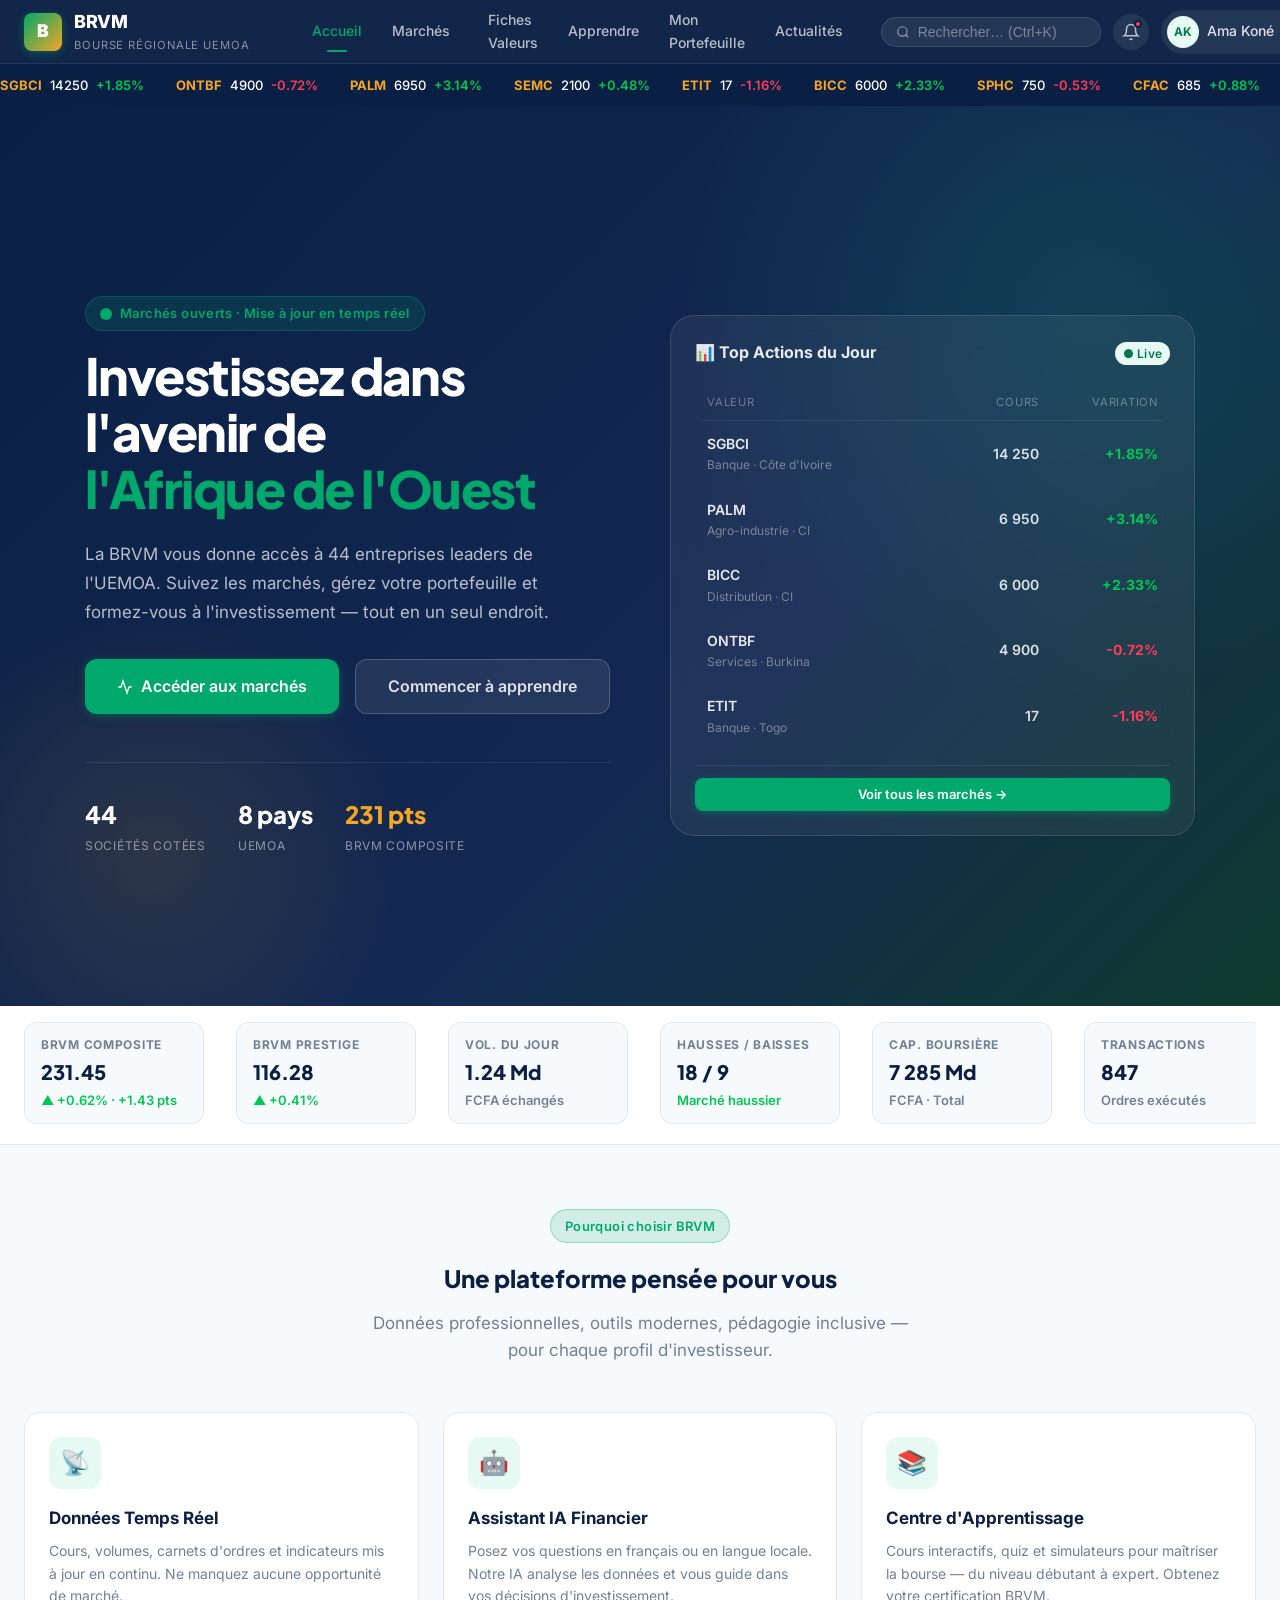
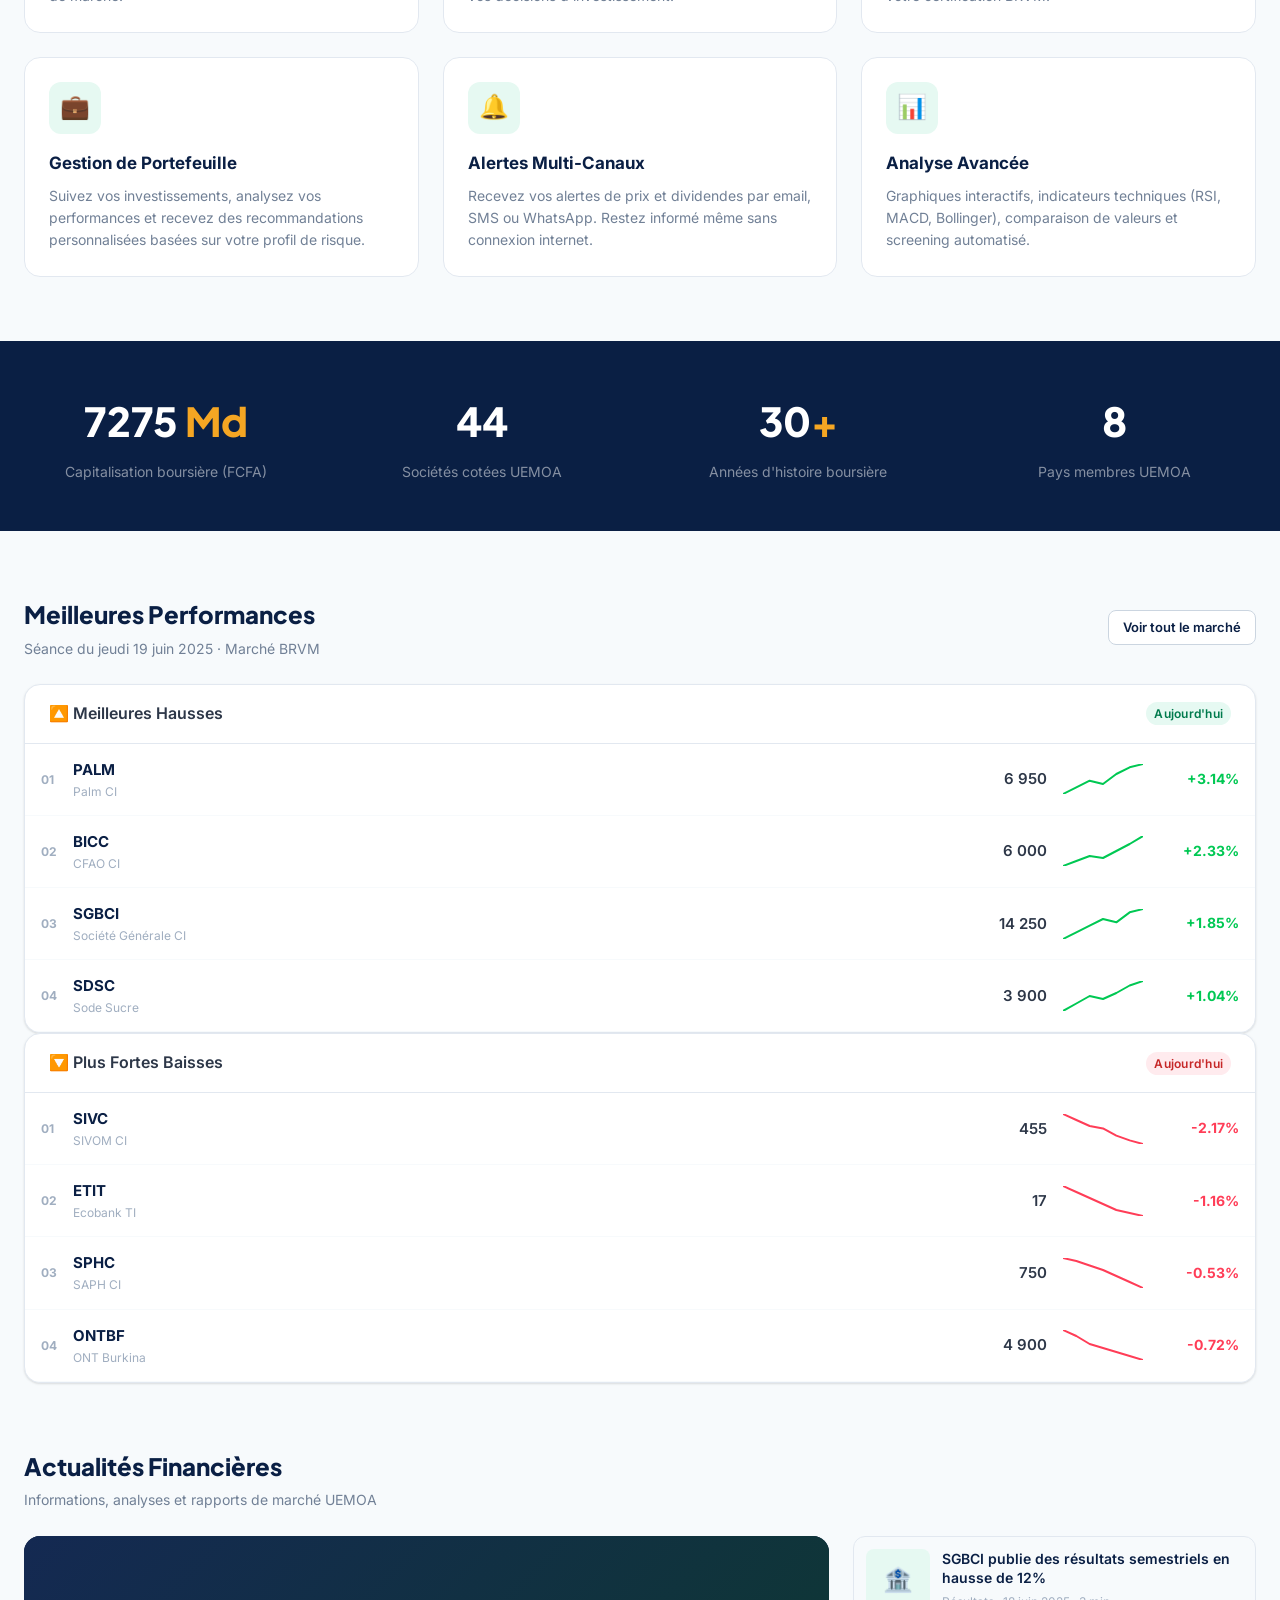
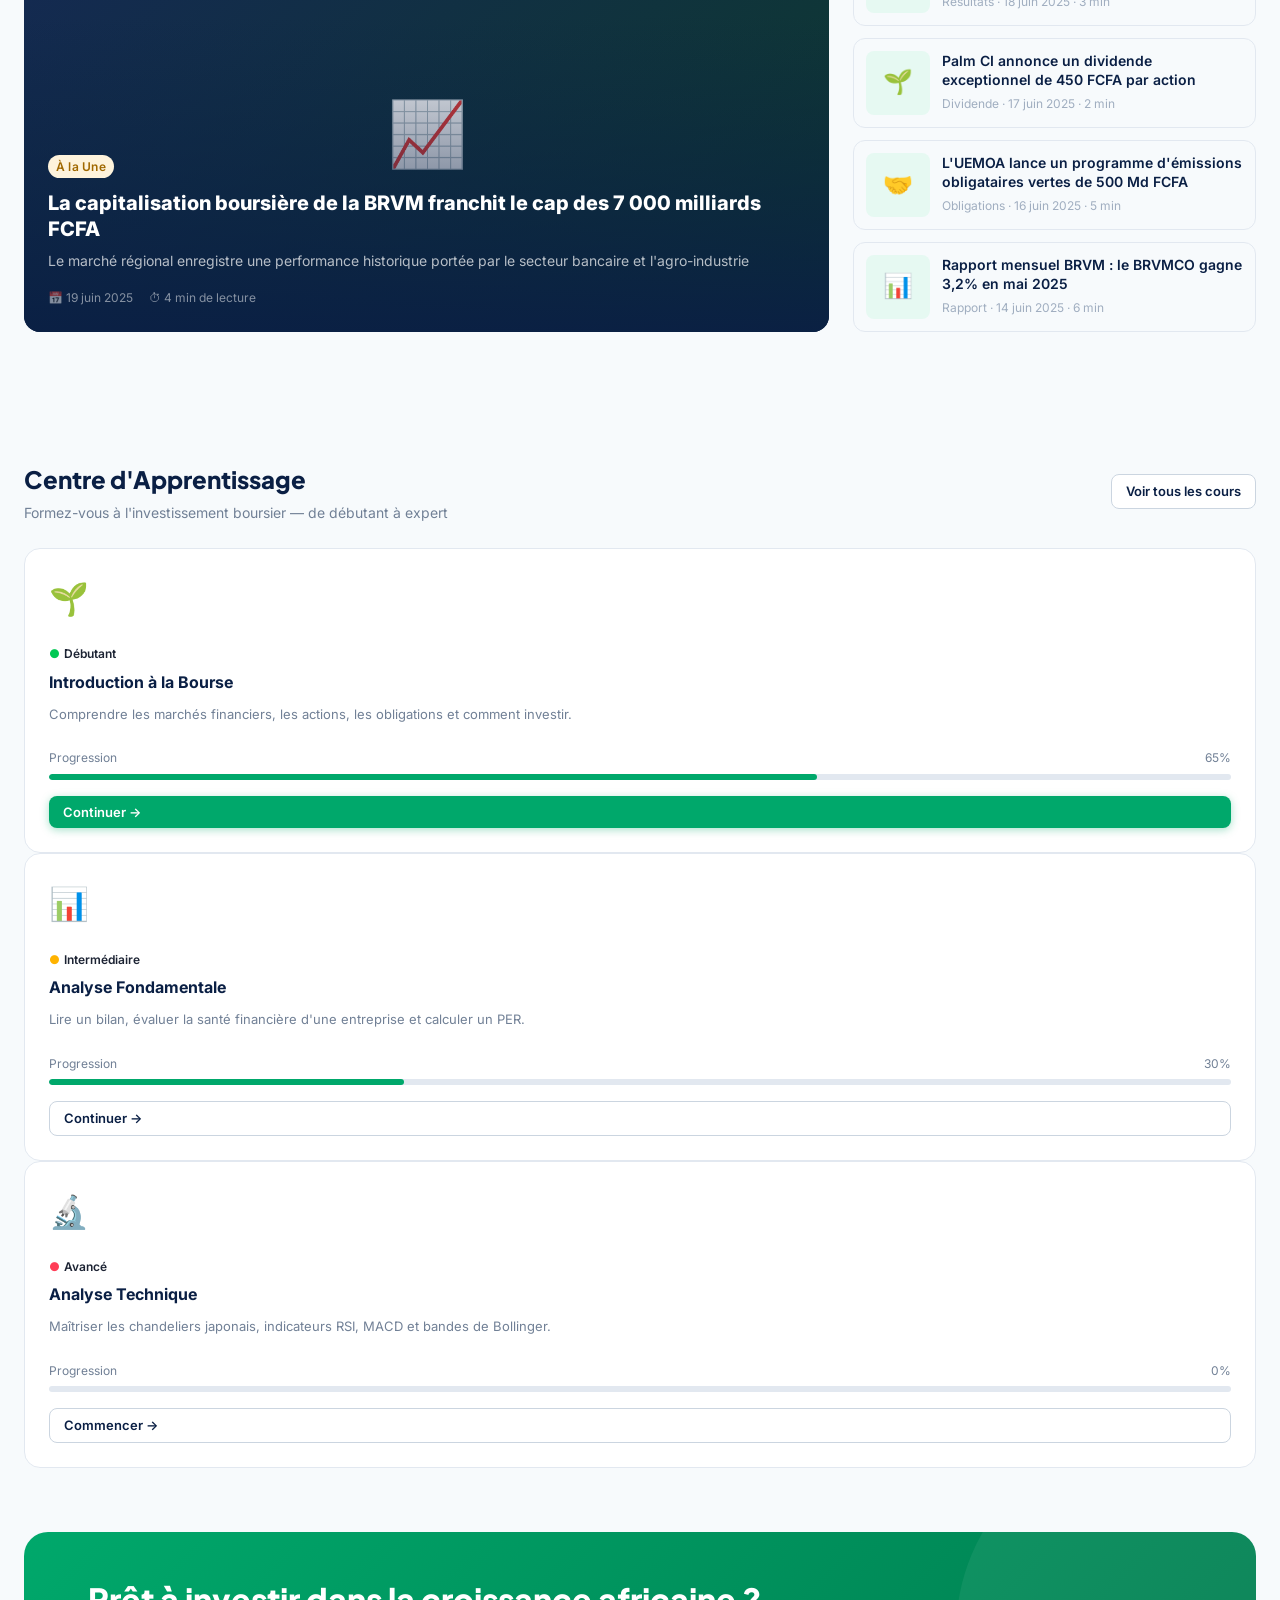
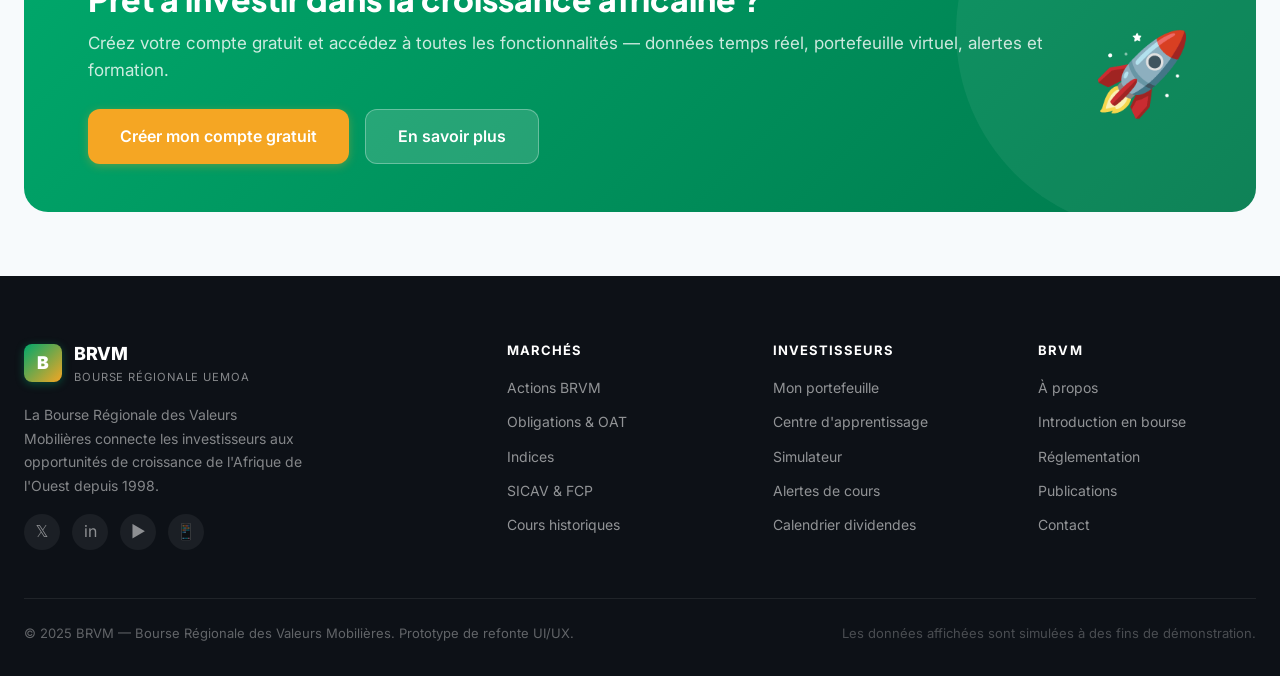
<file: brvm-prototype/index.html>
<!DOCTYPE html>
<html lang="fr">
<head>
  <meta charset="UTF-8"/>
  <meta name="viewport" content="width=device-width, initial-scale=1.0"/>
  <title>BRVM — Bourse Régionale des Valeurs Mobilières | Accueil</title>
  <meta name="description" content="La BRVM connecte les investisseurs aux opportunités d'Afrique de l'Ouest. Accès en temps réel aux marchés, analyses, formation et gestion de portefeuille."/>
  <link rel="preconnect" href="https://fonts.googleapis.com"/>
  <link href="https://fonts.googleapis.com/css2?family=Inter:wght@400;500;600;700;800&family=Plus+Jakarta+Sans:wght@700;800;900&display=swap" rel="stylesheet"/>
  <link rel="stylesheet" href="css/design-system.css"/>
  <link rel="stylesheet" href="css/layout.css"/>
  <style>
    /* ======= HERO ======= */
    .hero {
      background: linear-gradient(135deg, var(--brvm-navy) 0%, #142952 60%, #0d3a2e 100%);
      position: relative;
      overflow: hidden;
      padding: 120px 0 80px;
      min-height: 100vh;
      display: flex;
      align-items: center;
    }
    .hero::before {
      content: '';
      position: absolute;
      width: 800px; height: 800px;
      background: radial-gradient(circle, rgba(0,168,107,.18) 0%, transparent 70%);
      top: -200px; right: -200px;
      border-radius: 50%;
    }
    .hero::after {
      content: '';
      position: absolute;
      width: 500px; height: 500px;
      background: radial-gradient(circle, rgba(245,166,35,.12) 0%, transparent 70%);
      bottom: -100px; left: -100px;
      border-radius: 50%;
    }
    .hero-grid {
      display: grid;
      grid-template-columns: 1fr 1fr;
      gap: 60px;
      align-items: center;
      position: relative;
      z-index: 1;
    }
    .hero-eyebrow {
      display: inline-flex;
      align-items: center;
      gap: 8px;
      background: rgba(0,168,107,.15);
      border: 1px solid rgba(0,168,107,.3);
      color: var(--brvm-green);
      padding: 6px 14px;
      border-radius: var(--radius-full);
      font-size: .8125rem;
      font-weight: 600;
      margin-bottom: var(--space-4);
      letter-spacing: .03em;
    }
    .hero h1 {
      font-family: var(--font-display);
      font-size: clamp(2rem, 4vw, 3.25rem);
      font-weight: 900;
      color: var(--white);
      line-height: 1.1;
      margin-bottom: var(--space-6);
      letter-spacing: -.03em;
    }
    .hero h1 .highlight { color: var(--brvm-green); }
    .hero h1 .highlight-gold { color: var(--brvm-gold); }
    .hero-description {
      font-size: 1.0625rem;
      color: rgba(255,255,255,.7);
      line-height: 1.7;
      margin-bottom: var(--space-8);
      max-width: 480px;
    }
    .hero-cta { display: flex; gap: var(--space-4); flex-wrap: wrap; }
    .hero-stats {
      display: flex;
      gap: var(--space-8);
      margin-top: var(--space-12);
      padding-top: var(--space-8);
      border-top: 1px solid rgba(255,255,255,.1);
    }
    .hero-stat-value { font-size: 1.5rem; font-weight: 800; color: var(--white); font-family: var(--font-display); }
    .hero-stat-label { font-size: .75rem; color: rgba(255,255,255,.5); margin-top: 2px; text-transform: uppercase; letter-spacing: .06em; }

    /* Market Card (hero right) */
    .hero-card {
      background: rgba(255,255,255,.06);
      border: 1px solid rgba(255,255,255,.12);
      border-radius: var(--radius-2xl);
      backdrop-filter: blur(16px);
      padding: var(--space-6);
    }
    .hero-card-header { display: flex; align-items: center; justify-content: space-between; margin-bottom: var(--space-4); }
    .hero-card-title { color: rgba(255,255,255,.9); font-weight: 700; font-size: 1rem; }
    .market-row {
      display: grid;
      grid-template-columns: 2fr 1fr 1fr;
      gap: var(--space-3);
      align-items: center;
      padding: 0.75rem;
      border-radius: var(--radius-md);
      transition: background var(--transition-fast);
      cursor: pointer;
    }
    .market-row:hover { background: rgba(255,255,255,.06); }
    .market-name { color: rgba(255,255,255,.9); font-size: .875rem; font-weight: 600; }
    .market-sector { font-size: .75rem; color: rgba(255,255,255,.4); }
    .market-price { color: rgba(255,255,255,.85); font-size: .875rem; font-weight: 600; text-align: right; }
    .hero-sparkline { width: 80px; height: 28px; }

    /* ======= INDICES BAR ======= */
    .indices-bar { background: var(--white); border-bottom: 1px solid var(--gray-200); padding: var(--space-4) 0; }
    .indices-inner { display: flex; gap: var(--space-8); overflow-x: auto; padding-bottom: 4px; }
    .index-card {
      display: flex;
      flex-direction: column;
      align-items: flex-start;
      min-width: 180px;
      padding: var(--space-3) var(--space-4);
      border-radius: var(--radius-lg);
      background: var(--gray-100);
      border: 1px solid var(--gray-200);
      flex-shrink: 0;
    }
    .index-name { font-size: .75rem; font-weight: 700; color: var(--gray-500); text-transform: uppercase; letter-spacing: .06em; }
    .index-value { font-size: 1.25rem; font-weight: 800; color: var(--brvm-navy); margin: 2px 0; font-family: var(--font-display); }
    .index-change { font-size: .8125rem; font-weight: 600; }
    .index-change.up   { color: var(--success); }
    .index-change.down { color: var(--danger);  }

    /* ======= FEATURES SECTION ======= */
    .features-grid {
      display: grid;
      grid-template-columns: repeat(3, 1fr);
      gap: var(--space-6);
    }
    .feature-card {
      padding: var(--space-6);
      border-radius: var(--radius-xl);
      background: var(--white);
      border: 1px solid var(--gray-200);
      transition: all var(--transition-normal);
      position: relative;
      overflow: hidden;
    }
    .feature-card::before {
      content: '';
      position: absolute;
      top: 0; left: 0;
      width: 4px; height: 100%;
      background: var(--brvm-green);
      border-radius: 0 4px 4px 0;
      transform: scaleY(0);
      transition: transform var(--transition-normal);
    }
    .feature-card:hover::before { transform: scaleY(1); }
    .feature-card:hover { box-shadow: var(--shadow-lg); transform: translateY(-4px); }
    .feature-icon { width: 52px; height: 52px; background: var(--brvm-green-light); border-radius: var(--radius-lg); display: flex; align-items: center; justify-content: center; font-size: 1.5rem; margin-bottom: var(--space-4); }
    .feature-title { font-size: 1.0625rem; font-weight: 700; color: var(--brvm-navy); margin-bottom: var(--space-2); }
    .feature-desc { font-size: .875rem; color: var(--gray-500); line-height: 1.6; }

    /* ======= MARKET TABLE PREVIEW ======= */
    .market-section-header { display: flex; align-items: center; justify-content: space-between; margin-bottom: var(--space-6); }
    .section-title { font-size: 1.5rem; font-weight: 800; color: var(--brvm-navy); font-family: var(--font-display); }
    .section-subtitle { font-size: .875rem; color: var(--gray-500); margin-top: 4px; }

    /* ======= PERFORMERS ======= */
    .performer-row {
      display: grid;
      grid-template-columns: 1fr 80px 80px 80px;
      gap: var(--space-4);
      align-items: center;
      padding: 0.875rem var(--space-4);
      border-bottom: 1px solid var(--gray-100);
      cursor: pointer;
      transition: background var(--transition-fast);
    }
    .performer-row:hover { background: var(--gray-100); }
    .performer-rank { font-size: .75rem; font-weight: 700; color: var(--gray-400); width: 20px; }
    .performer-sym { font-weight: 700; font-size: .9375rem; color: var(--brvm-navy); }
    .performer-name { font-size: .75rem; color: var(--gray-400); }
    .performer-price { text-align: right; font-size: .9375rem; font-weight: 600; color: var(--gray-700); }
    .performer-chg { text-align: right; font-size: .875rem; font-weight: 700; }

    /* ======= NEWS ======= */
    .news-grid { display: grid; grid-template-columns: 2fr 1fr; gap: var(--space-6); }
    .news-featured { border-radius: var(--radius-xl); overflow: hidden; background: var(--brvm-navy); position: relative; min-height: 300px; display: flex; flex-direction: column; justify-content: flex-end; }
    .news-featured-bg { position: absolute; inset: 0; background: linear-gradient(to bottom, transparent 20%, rgba(10,31,68,.95)); }
    .news-featured-thumb { position: absolute; inset: 0; background: linear-gradient(135deg, #142952 0%, #0d3a2e 100%); display: flex; align-items: center; justify-content: center; font-size: 4rem; }
    .news-featured-content { position: relative; padding: var(--space-6); }
    .news-list { display: flex; flex-direction: column; gap: var(--space-3); }
    .news-item { display: flex; gap: var(--space-3); padding: var(--space-3); border-radius: var(--radius-lg); border: 1px solid var(--gray-200); transition: all var(--transition-fast); cursor: pointer; }
    .news-item:hover { border-color: var(--brvm-green); box-shadow: var(--shadow-sm); }
    .news-thumb { width: 64px; height: 64px; border-radius: var(--radius-md); background: var(--brvm-green-light); display: flex; align-items: center; justify-content: center; font-size: 1.5rem; flex-shrink: 0; }
    .news-title { font-size: .875rem; font-weight: 600; color: var(--brvm-navy); line-height: 1.4; }
    .news-meta { font-size: .75rem; color: var(--gray-400); margin-top: 4px; }

    /* ======= CTA BANNER ======= */
    .cta-banner {
      background: linear-gradient(135deg, var(--brvm-green) 0%, #007A4D 100%);
      border-radius: var(--radius-2xl);
      padding: var(--space-12) var(--space-16);
      display: grid;
      grid-template-columns: 1fr auto;
      gap: var(--space-8);
      align-items: center;
      position: relative;
      overflow: hidden;
    }
    .cta-banner::before {
      content: '';
      position: absolute;
      right: -100px; top: -100px;
      width: 400px; height: 400px;
      background: rgba(255,255,255,.06);
      border-radius: 50%;
    }
    .cta-banner h2 { font-family: var(--font-display); font-size: 2rem; font-weight: 900; color: white; line-height: 1.2; }
    .cta-banner p { color: rgba(255,255,255,.8); margin-top: var(--space-3); font-size: 1.0625rem; }

    /* ======= LEARNING PREVIEW ======= */
    .learn-card {
      background: var(--white);
      border-radius: var(--radius-xl);
      border: 1px solid var(--gray-200);
      padding: var(--space-6);
      display: flex;
      flex-direction: column;
      gap: var(--space-4);
      transition: all var(--transition-normal);
      cursor: pointer;
    }
    .learn-card:hover { box-shadow: var(--shadow-lg); transform: translateY(-3px); }
    .learn-level { display: inline-flex; align-items: center; gap: 4px; font-size: .75rem; font-weight: 600; }
    .learn-progress { margin-top: var(--space-2); }
    .learn-progress-label { display: flex; justify-content: space-between; font-size: .75rem; color: var(--gray-500); margin-bottom: 6px; }

    /* ======= STATS BAND ======= */
    .stats-band {
      background: var(--brvm-navy);
      padding: var(--space-12) 0;
    }
    .stats-band-grid { display: grid; grid-template-columns: repeat(4, 1fr); gap: var(--space-8); text-align: center; }
    .stat-number { font-family: var(--font-display); font-size: 2.5rem; font-weight: 900; color: var(--white); }
    .stat-suffix { color: var(--brvm-gold); }
    .stat-label { font-size: .875rem; color: rgba(255,255,255,.5); margin-top: var(--space-2); }

    /* ======= SEARCH OVERLAY ======= */
    #search-overlay {
      position: fixed;
      inset: 0;
      background: rgba(0,0,0,.7);
      z-index: 999;
      display: none;
      align-items: flex-start;
      justify-content: center;
      padding-top: 80px;
    }
    #search-overlay.open { display: flex; }
    .search-box {
      background: var(--white);
      border-radius: var(--radius-2xl);
      width: 100%;
      max-width: 620px;
      overflow: hidden;
      box-shadow: 0 24px 64px rgba(0,0,0,.35);
    }
    .search-input-wrap {
      display: flex;
      align-items: center;
      gap: var(--space-3);
      padding: var(--space-4) var(--space-6);
      border-bottom: 1px solid var(--gray-200);
    }
    .search-input-wrap input { font-size: 1.125rem; flex: 1; border: none; outline: none; color: var(--gray-800); }
    .search-results { max-height: 400px; overflow-y: auto; }
    .search-result-item { display: flex; align-items: center; gap: var(--space-3); padding: var(--space-3) var(--space-6); cursor: pointer; transition: background var(--transition-fast); }
    .search-result-item:hover { background: var(--gray-100); }
    .search-kbd { display: flex; gap: var(--space-2); padding: var(--space-3) var(--space-6); border-top: 1px solid var(--gray-200); font-size: .75rem; color: var(--gray-400); }
    kbd { background: var(--gray-100); border: 1px solid var(--gray-300); border-radius: 4px; padding: 2px 6px; font-family: monospace; font-size: .75rem; }

    @media (max-width: 900px) {
      .hero-grid, .news-grid { grid-template-columns: 1fr; }
      .features-grid { grid-template-columns: 1fr; }
      .stats-band-grid { grid-template-columns: repeat(2, 1fr); }
      .cta-banner { grid-template-columns: 1fr; text-align: center; padding: var(--space-8); }
    }
  </style>
</head>
<body>

<!-- ============================================================ SEARCH OVERLAY -->
<div id="search-overlay">
  <div class="search-box">
    <div class="search-input-wrap">
      <svg width="20" height="20" fill="none" stroke="currentColor" stroke-width="2" viewBox="0 0 24 24" style="color:var(--gray-400)"><circle cx="11" cy="11" r="8"/><path d="m21 21-4.35-4.35"/></svg>
      <input type="text" placeholder="Rechercher une action, obligation, entreprise…" autofocus/>
    </div>
    <div class="search-results">
      <div class="search-result-item"><span class="badge badge-navy">SGBCI</span><span class="text-sm">Société Générale Côte d'Ivoire — 14 250 FCFA <span class="price-up">+1.85%</span></span></div>
      <div class="search-result-item"><span class="badge badge-navy">PALM</span><span class="text-sm">Palm CI — 6 950 FCFA <span class="price-up">+3.14%</span></span></div>
      <div class="search-result-item"><span class="badge badge-navy">ETIT</span><span class="text-sm">Ecobank Transnational — 17 FCFA <span class="price-down">-1.16%</span></span></div>
      <div class="search-result-item"><span class="badge badge-gray">BRVMCO</span><span class="text-sm">Indice Composite BRVM — 231.45 pts <span class="price-up">+0.62%</span></span></div>
      <div class="search-result-item"><span class="badge badge-gold">OAT 2028</span><span class="text-sm">Obligation Côte d'Ivoire 6% 2028</span></div>
    </div>
    <div class="search-kbd">
      <span>Naviguer <kbd>↑↓</kbd></span>
      <span>Sélectionner <kbd>⏎</kbd></span>
      <span>Fermer <kbd>Esc</kbd></span>
    </div>
  </div>
</div>

<!-- ============================================================ TOPBAR -->
<nav class="topbar">
  <div class="topbar-inner">
    <a href="index.html" class="logo">
      <div class="logo-mark">B</div>
      <div class="logo-text">
        <strong>BRVM</strong>
        <span>Bourse Régionale UEMOA</span>
      </div>
    </a>

    <div class="nav-links">
      <a href="index.html" class="nav-link active">Accueil</a>

      <div class="nav-dropdown">
        <a href="pages/marche.html" class="nav-link">
          Marchés
          <svg width="12" height="12" fill="none" stroke="currentColor" stroke-width="2.5" viewBox="0 0 24 24"><path d="M6 9l6 6 6-6"/></svg>
        </a>
        <div class="nav-dropdown-menu">
          <a href="pages/marche.html" class="nav-dropdown-item"><div class="icon">📈</div><div><strong>Actions</strong><div class="text-xs text-muted">44 sociétés cotées</div></div></a>
          <a href="pages/marche.html#obligations" class="nav-dropdown-item"><div class="icon">📋</div><div><strong>Obligations</strong><div class="text-xs text-muted">Bons & OAT UEMOA</div></div></a>
          <a href="pages/marche.html#indices" class="nav-dropdown-item"><div class="icon">🔢</div><div><strong>Indices</strong><div class="text-xs text-muted">BRVM Composite & Prestige</div></div></a>
          <a href="pages/marche.html#sicav" class="nav-dropdown-item"><div class="icon">💼</div><div><strong>SICAV & FCP</strong><div class="text-xs text-muted">Fonds d'investissement</div></div></a>
        </div>
      </div>

      <a href="pages/action.html" class="nav-link">Fiches Valeurs</a>
      <a href="pages/apprentissage.html" class="nav-link">Apprendre</a>
      <a href="pages/dashboard.html" class="nav-link">Mon Portefeuille</a>
      <a href="#actualites" class="nav-link">Actualités</a>
    </div>

    <div class="nav-actions">
      <div class="nav-search" onclick="document.getElementById('search-overlay').classList.add('open')">
        <svg width="14" height="14" fill="none" stroke="currentColor" stroke-width="2" viewBox="0 0 24 24"><circle cx="11" cy="11" r="8"/><path d="m21 21-4.35-4.35"/></svg>
        <input type="text" placeholder="Rechercher… (Ctrl+K)" readonly style="cursor:pointer"/>
      </div>
      <div class="nav-bell">
        <svg width="18" height="18" fill="none" stroke="currentColor" stroke-width="2" viewBox="0 0 24 24"><path d="M18 8A6 6 0 0 0 6 8c0 7-3 9-3 9h18s-3-2-3-9"/><path d="M13.73 21a2 2 0 0 1-3.46 0"/></svg>
        <span class="dot"></span>
      </div>
      <a href="pages/dashboard.html" class="nav-user">
        <div class="avatar avatar-sm">AK</div>
        <span class="nav-user-name hide-tablet">Ama Koné</span>
        <span class="nav-user-chevron">▾</span>
      </a>
      <button class="hamburger" aria-label="Menu">
        <span></span><span></span><span></span>
      </button>
    </div>
  </div>
</nav>

<!-- Mobile Drawer -->
<div class="mobile-drawer">
  <a href="index.html" class="logo" style="margin-bottom:var(--space-6)">
    <div class="logo-mark">B</div>
    <div class="logo-text"><strong style="color:white">BRVM</strong><span>UEMOA</span></div>
  </a>
  <div style="display:flex;flex-direction:column;gap:4px">
    <a href="index.html" class="nav-link" style="color:rgba(255,255,255,.8)">🏠 Accueil</a>
    <a href="pages/marche.html" class="nav-link" style="color:rgba(255,255,255,.8)">📈 Marchés</a>
    <a href="pages/action.html" class="nav-link" style="color:rgba(255,255,255,.8)">🏢 Fiches Valeurs</a>
    <a href="pages/apprentissage.html" class="nav-link" style="color:rgba(255,255,255,.8)">📚 Apprendre</a>
    <a href="pages/dashboard.html" class="nav-link" style="color:rgba(255,255,255,.8)">💼 Mon Portefeuille</a>
  </div>
  <div style="margin-top:auto;padding-top:var(--space-8)">
    <a href="pages/dashboard.html" class="btn btn-primary btn-full">Espace Investisseur</a>
  </div>
</div>
<div class="drawer-overlay"></div>

<!-- ============================================================ TICKER TAPE -->
<div style="padding-top:64px">
  <div class="ticker-tape">
    <div class="ticker-inner"></div>
  </div>
</div>

<!-- ============================================================ HERO -->
<section class="hero">
  <div class="container">
    <div class="hero-grid">
      <!-- Left -->
      <div>
        <div class="hero-eyebrow">
          <svg width="12" height="12" viewBox="0 0 12 12" fill="currentColor"><circle cx="6" cy="6" r="6"/></svg>
          Marchés ouverts · Mise à jour en temps réel
        </div>
        <h1>
          Investissez dans<br/>
          l'avenir de<br/>
          <span class="highlight">l'Afrique de l'Ouest</span>
        </h1>
        <p class="hero-description">
          La BRVM vous donne accès à 44 entreprises leaders de l'UEMOA. Suivez les marchés, gérez votre portefeuille et formez-vous à l'investissement — tout en un seul endroit.
        </p>
        <div class="hero-cta">
          <a href="pages/dashboard.html" class="btn btn-primary btn-lg">
            <svg width="16" height="16" fill="none" stroke="currentColor" stroke-width="2" viewBox="0 0 24 24"><path d="M22 12h-4l-3 9L9 3l-3 9H2"/></svg>
            Accéder aux marchés
          </a>
          <a href="pages/apprentissage.html" class="btn btn-secondary btn-lg" style="border-color:rgba(255,255,255,.2);color:rgba(255,255,255,.85);background:rgba(255,255,255,.08)">
            Commencer à apprendre
          </a>
        </div>
        <div class="hero-stats">
          <div>
            <div class="hero-stat-value"><span data-count="44" data-suffix="">44</span></div>
            <div class="hero-stat-label">Sociétés cotées</div>
          </div>
          <div>
            <div class="hero-stat-value"><span data-count="8" data-suffix=" pays">8 pays</span></div>
            <div class="hero-stat-label">UEMOA</div>
          </div>
          <div>
            <div class="hero-stat-value" style="color:var(--brvm-gold)"><span data-count="231" data-suffix=" pts">231 pts</span></div>
            <div class="hero-stat-label">BRVM Composite</div>
          </div>
        </div>
      </div>

      <!-- Right: Live Market Card -->
      <div>
        <div class="hero-card">
          <div class="hero-card-header">
            <span class="hero-card-title">📊 Top Actions du Jour</span>
            <span class="badge badge-green">● Live</span>
          </div>
          <!-- Table header -->
          <div class="market-row" style="padding-bottom:0.5rem;border-bottom:1px solid rgba(255,255,255,.08)">
            <span style="font-size:.7rem;color:rgba(255,255,255,.35);text-transform:uppercase;letter-spacing:.07em">Valeur</span>
            <span style="font-size:.7rem;color:rgba(255,255,255,.35);text-transform:uppercase;letter-spacing:.07em;text-align:right">Cours</span>
            <span style="font-size:.7rem;color:rgba(255,255,255,.35);text-transform:uppercase;letter-spacing:.07em;text-align:right">Variation</span>
          </div>
          <!-- Rows -->
          <div class="market-row" onclick="location.href='pages/action.html'">
            <div><div class="market-name">SGBCI</div><div class="market-sector">Banque · Côte d'Ivoire</div></div>
            <div class="market-price">14 250</div>
            <div class="price-up" style="text-align:right;font-size:.875rem;font-weight:700">+1.85%</div>
          </div>
          <div class="market-row" onclick="location.href='pages/action.html'">
            <div><div class="market-name">PALM</div><div class="market-sector">Agro-industrie · CI</div></div>
            <div class="market-price">6 950</div>
            <div class="price-up" style="text-align:right;font-size:.875rem;font-weight:700">+3.14%</div>
          </div>
          <div class="market-row" onclick="location.href='pages/action.html'">
            <div><div class="market-name">BICC</div><div class="market-sector">Distribution · CI</div></div>
            <div class="market-price">6 000</div>
            <div class="price-up" style="text-align:right;font-size:.875rem;font-weight:700">+2.33%</div>
          </div>
          <div class="market-row" onclick="location.href='pages/action.html'">
            <div><div class="market-name">ONTBF</div><div class="market-sector">Services · Burkina</div></div>
            <div class="market-price">4 900</div>
            <div class="price-down" style="text-align:right;font-size:.875rem;font-weight:700">-0.72%</div>
          </div>
          <div class="market-row" onclick="location.href='pages/action.html'">
            <div><div class="market-name">ETIT</div><div class="market-sector">Banque · Togo</div></div>
            <div class="market-price">17</div>
            <div class="price-down" style="text-align:right;font-size:.875rem;font-weight:700">-1.16%</div>
          </div>
          <div style="margin-top:var(--space-4);border-top:1px solid rgba(255,255,255,.08);padding-top:var(--space-3)">
            <a href="pages/marche.html" class="btn btn-primary btn-full btn-sm">Voir tous les marchés →</a>
          </div>
        </div>
      </div>
    </div>
  </div>
</section>

<!-- ============================================================ INDICES BAR -->
<div class="indices-bar">
  <div class="container">
    <div class="indices-inner">
      <div class="index-card">
        <span class="index-name">BRVM Composite</span>
        <span class="index-value">231.45</span>
        <span class="index-change up">▲ +0.62% · +1.43 pts</span>
      </div>
      <div class="index-card">
        <span class="index-name">BRVM Prestige</span>
        <span class="index-value">116.28</span>
        <span class="index-change up">▲ +0.41%</span>
      </div>
      <div class="index-card">
        <span class="index-name">Vol. du Jour</span>
        <span class="index-value">1.24 Md</span>
        <span class="index-change up" style="color:var(--gray-500)">FCFA échangés</span>
      </div>
      <div class="index-card">
        <span class="index-name">Hausses / Baisses</span>
        <span class="index-value">18 / 9</span>
        <span class="index-change up">Marché haussier</span>
      </div>
      <div class="index-card">
        <span class="index-name">Cap. Boursière</span>
        <span class="index-value">7 285 Md</span>
        <span class="index-change up" style="color:var(--gray-500)">FCFA · Total</span>
      </div>
      <div class="index-card">
        <span class="index-name">Transactions</span>
        <span class="index-value">847</span>
        <span class="index-change up" style="color:var(--gray-500)">Ordres exécutés</span>
      </div>
    </div>
  </div>
</div>

<!-- ============================================================ FEATURES -->
<section class="section" style="background:var(--gray-100)">
  <div class="container">
    <div style="text-align:center;margin-bottom:var(--space-12)" data-reveal>
      <div class="hero-eyebrow" style="justify-content:center;margin-bottom:var(--space-4)">Pourquoi choisir BRVM</div>
      <h2 class="section-title">Une plateforme pensée pour vous</h2>
      <p style="color:var(--gray-500);max-width:560px;margin:var(--space-3) auto 0;font-size:1.0625rem">Données professionnelles, outils modernes, pédagogie inclusive — pour chaque profil d'investisseur.</p>
    </div>
    <div class="features-grid">
      <div class="feature-card" data-reveal>
        <div class="feature-icon">📡</div>
        <div class="feature-title">Données Temps Réel</div>
        <p class="feature-desc">Cours, volumes, carnets d'ordres et indicateurs mis à jour en continu. Ne manquez aucune opportunité de marché.</p>
      </div>
      <div class="feature-card" data-reveal>
        <div class="feature-icon">🤖</div>
        <div class="feature-title">Assistant IA Financier</div>
        <p class="feature-desc">Posez vos questions en français ou en langue locale. Notre IA analyse les données et vous guide dans vos décisions d'investissement.</p>
      </div>
      <div class="feature-card" data-reveal>
        <div class="feature-icon">📚</div>
        <div class="feature-title">Centre d'Apprentissage</div>
        <p class="feature-desc">Cours interactifs, quiz et simulateurs pour maîtriser la bourse — du niveau débutant à expert. Obtenez votre certification BRVM.</p>
      </div>
      <div class="feature-card" data-reveal>
        <div class="feature-icon">💼</div>
        <div class="feature-title">Gestion de Portefeuille</div>
        <p class="feature-desc">Suivez vos investissements, analysez vos performances et recevez des recommandations personnalisées basées sur votre profil de risque.</p>
      </div>
      <div class="feature-card" data-reveal>
        <div class="feature-icon">🔔</div>
        <div class="feature-title">Alertes Multi-Canaux</div>
        <p class="feature-desc">Recevez vos alertes de prix et dividendes par email, SMS ou WhatsApp. Restez informé même sans connexion internet.</p>
      </div>
      <div class="feature-card" data-reveal>
        <div class="feature-icon">📊</div>
        <div class="feature-title">Analyse Avancée</div>
        <p class="feature-desc">Graphiques interactifs, indicateurs techniques (RSI, MACD, Bollinger), comparaison de valeurs et screening automatisé.</p>
      </div>
    </div>
  </div>
</section>

<!-- ============================================================ STATS BAND -->
<section class="stats-band">
  <div class="container">
    <div class="stats-band-grid">
      <div>
        <div class="stat-number"><span data-count="7285" data-suffix="">7 285</span><span class="stat-suffix"> Md</span></div>
        <div class="stat-label">Capitalisation boursière (FCFA)</div>
      </div>
      <div>
        <div class="stat-number"><span data-count="44">44</span></div>
        <div class="stat-label">Sociétés cotées UEMOA</div>
      </div>
      <div>
        <div class="stat-number"><span data-count="30">30</span><span class="stat-suffix">+</span></div>
        <div class="stat-label">Années d'histoire boursière</div>
      </div>
      <div>
        <div class="stat-number"><span data-count="8">8</span></div>
        <div class="stat-label">Pays membres UEMOA</div>
      </div>
    </div>
  </div>
</section>

<!-- ============================================================ MARKET TABLE -->
<section class="section" id="marche">
  <div class="container">
    <div class="market-section-header" data-reveal>
      <div>
        <h2 class="section-title">Meilleures Performances</h2>
        <p class="section-subtitle">Séance du jeudi 19 juin 2025 · Marché BRVM</p>
      </div>
      <div style="display:flex;gap:var(--space-3)">
        <a href="pages/marche.html" class="btn btn-secondary btn-sm">Voir tout le marché</a>
      </div>
    </div>

    <div class="grid-2" style="gap:var(--space-6)" data-reveal>
      <!-- Hausse -->
      <div class="card">
        <div class="card-header">
          <span class="font-semibold" style="color:var(--gray-700)">🔼 Meilleures Hausses</span>
          <span class="badge badge-green">Aujourd'hui</span>
        </div>
        <div>
          <div class="performer-row">
            <div style="display:flex;align-items:center;gap:var(--space-3)"><span class="performer-rank">01</span><div><div class="performer-sym">PALM</div><div class="performer-name">Palm CI</div></div></div>
            <div class="performer-price">6 950</div>
            <div data-sparkline="6500,6600,6700,6650,6800,6900,6950" data-dir="up"></div>
            <div class="performer-chg price-up">+3.14%</div>
          </div>
          <div class="performer-row">
            <div style="display:flex;align-items:center;gap:var(--space-3)"><span class="performer-rank">02</span><div><div class="performer-sym">BICC</div><div class="performer-name">CFAO CI</div></div></div>
            <div class="performer-price">6 000</div>
            <div data-sparkline="5700,5750,5800,5780,5850,5920,6000" data-dir="up"></div>
            <div class="performer-chg price-up">+2.33%</div>
          </div>
          <div class="performer-row">
            <div style="display:flex;align-items:center;gap:var(--space-3)"><span class="performer-rank">03</span><div><div class="performer-sym">SGBCI</div><div class="performer-name">Société Générale CI</div></div></div>
            <div class="performer-price">14 250</div>
            <div data-sparkline="13800,13900,14000,14100,14050,14200,14250" data-dir="up"></div>
            <div class="performer-chg price-up">+1.85%</div>
          </div>
          <div class="performer-row">
            <div style="display:flex;align-items:center;gap:var(--space-3)"><span class="performer-rank">04</span><div><div class="performer-sym">SDSC</div><div class="performer-name">Sode Sucre</div></div></div>
            <div class="performer-price">3 900</div>
            <div data-sparkline="3700,3750,3800,3780,3820,3870,3900" data-dir="up"></div>
            <div class="performer-chg price-up">+1.04%</div>
          </div>
        </div>
      </div>

      <!-- Baisse -->
      <div class="card">
        <div class="card-header">
          <span class="font-semibold" style="color:var(--gray-700)">🔽 Plus Fortes Baisses</span>
          <span class="badge badge-danger">Aujourd'hui</span>
        </div>
        <div>
          <div class="performer-row">
            <div style="display:flex;align-items:center;gap:var(--space-3)"><span class="performer-rank">01</span><div><div class="performer-sym">SIVC</div><div class="performer-name">SIVOM CI</div></div></div>
            <div class="performer-price">455</div>
            <div data-sparkline="480,475,470,468,462,458,455" data-dir="down"></div>
            <div class="performer-chg price-down">-2.17%</div>
          </div>
          <div class="performer-row">
            <div style="display:flex;align-items:center;gap:var(--space-3)"><span class="performer-rank">02</span><div><div class="performer-sym">ETIT</div><div class="performer-name">Ecobank TI</div></div></div>
            <div class="performer-price">17</div>
            <div data-sparkline="18,17.8,17.6,17.4,17.2,17.1,17" data-dir="down"></div>
            <div class="performer-chg price-down">-1.16%</div>
          </div>
          <div class="performer-row">
            <div style="display:flex;align-items:center;gap:var(--space-3)"><span class="performer-rank">03</span><div><div class="performer-sym">SPHC</div><div class="performer-name">SAPH CI</div></div></div>
            <div class="performer-price">750</div>
            <div data-sparkline="770,768,765,762,758,754,750" data-dir="down"></div>
            <div class="performer-chg price-down">-0.53%</div>
          </div>
          <div class="performer-row">
            <div style="display:flex;align-items:center;gap:var(--space-3)"><span class="performer-rank">04</span><div><div class="performer-sym">ONTBF</div><div class="performer-name">ONT Burkina</div></div></div>
            <div class="performer-price">4 900</div>
            <div data-sparkline="5050,5020,4980,4960,4940,4920,4900" data-dir="down"></div>
            <div class="performer-chg price-down">-0.72%</div>
          </div>
        </div>
      </div>
    </div>
  </div>
</section>

<!-- ============================================================ ACTUALITES -->
<section class="section" id="actualites" style="background:var(--gray-100);padding-top:0">
  <div class="container">
    <div class="market-section-header" data-reveal>
      <div>
        <h2 class="section-title">Actualités Financières</h2>
        <p class="section-subtitle">Informations, analyses et rapports de marché UEMOA</p>
      </div>
    </div>
    <div class="news-grid" data-reveal>
      <div class="news-featured">
        <div class="news-featured-thumb">📈</div>
        <div class="news-featured-bg"></div>
        <div class="news-featured-content">
          <span class="badge badge-gold" style="margin-bottom:var(--space-3)">À la Une</span>
          <h3 style="font-size:1.25rem;font-weight:800;color:white;line-height:1.3">La capitalisation boursière de la BRVM franchit le cap des 7 000 milliards FCFA</h3>
          <p style="color:rgba(255,255,255,.7);font-size:.875rem;margin-top:var(--space-2)">Le marché régional enregistre une performance historique portée par le secteur bancaire et l'agro-industrie</p>
          <div style="display:flex;align-items:center;gap:var(--space-4);margin-top:var(--space-4)">
            <span style="font-size:.75rem;color:rgba(255,255,255,.5)">📅 19 juin 2025</span>
            <span style="font-size:.75rem;color:rgba(255,255,255,.5)">⏱ 4 min de lecture</span>
          </div>
        </div>
      </div>
      <div class="news-list">
        <div class="news-item">
          <div class="news-thumb">🏦</div>
          <div>
            <div class="news-title">SGBCI publie des résultats semestriels en hausse de 12%</div>
            <div class="news-meta">Résultats · 18 juin 2025 · 3 min</div>
          </div>
        </div>
        <div class="news-item">
          <div class="news-thumb">🌱</div>
          <div>
            <div class="news-title">Palm CI annonce un dividende exceptionnel de 450 FCFA par action</div>
            <div class="news-meta">Dividende · 17 juin 2025 · 2 min</div>
          </div>
        </div>
        <div class="news-item">
          <div class="news-thumb">🤝</div>
          <div>
            <div class="news-title">L'UEMOA lance un programme d'émissions obligataires vertes de 500 Md FCFA</div>
            <div class="news-meta">Obligations · 16 juin 2025 · 5 min</div>
          </div>
        </div>
        <div class="news-item">
          <div class="news-thumb">📊</div>
          <div>
            <div class="news-title">Rapport mensuel BRVM : le BRVMCO gagne 3,2% en mai 2025</div>
            <div class="news-meta">Rapport · 14 juin 2025 · 6 min</div>
          </div>
        </div>
      </div>
    </div>
  </div>
</section>

<!-- ============================================================ APPRENTISSAGE -->
<section class="section">
  <div class="container">
    <div class="market-section-header" data-reveal>
      <div>
        <h2 class="section-title">Centre d'Apprentissage</h2>
        <p class="section-subtitle">Formez-vous à l'investissement boursier — de débutant à expert</p>
      </div>
      <a href="pages/apprentissage.html" class="btn btn-secondary btn-sm">Voir tous les cours</a>
    </div>
    <div class="grid-3" data-reveal>
      <div class="learn-card">
        <div style="font-size:2rem">🌱</div>
        <div>
          <div class="learn-level"><span style="color:var(--success)">●</span> Débutant</div>
          <h3 style="font-size:1rem;font-weight:700;color:var(--brvm-navy);margin-top:4px">Introduction à la Bourse</h3>
          <p style="font-size:.8125rem;color:var(--gray-500);margin-top:var(--space-2)">Comprendre les marchés financiers, les actions, les obligations et comment investir.</p>
        </div>
        <div class="learn-progress">
          <div class="learn-progress-label"><span>Progression</span><span>65%</span></div>
          <div class="progress-bar"><div class="progress-fill" style="width:65%"></div></div>
        </div>
        <a href="pages/apprentissage.html" class="btn btn-primary btn-sm">Continuer →</a>
      </div>
      <div class="learn-card">
        <div style="font-size:2rem">📊</div>
        <div>
          <div class="learn-level"><span style="color:var(--warning)">●</span> Intermédiaire</div>
          <h3 style="font-size:1rem;font-weight:700;color:var(--brvm-navy);margin-top:4px">Analyse Fondamentale</h3>
          <p style="font-size:.8125rem;color:var(--gray-500);margin-top:var(--space-2)">Lire un bilan, évaluer la santé financière d'une entreprise et calculer un PER.</p>
        </div>
        <div class="learn-progress">
          <div class="learn-progress-label"><span>Progression</span><span>30%</span></div>
          <div class="progress-bar"><div class="progress-fill" style="width:30%"></div></div>
        </div>
        <a href="pages/apprentissage.html" class="btn btn-secondary btn-sm">Continuer →</a>
      </div>
      <div class="learn-card">
        <div style="font-size:2rem">🔬</div>
        <div>
          <div class="learn-level"><span style="color:var(--danger)">●</span> Avancé</div>
          <h3 style="font-size:1rem;font-weight:700;color:var(--brvm-navy);margin-top:4px">Analyse Technique</h3>
          <p style="font-size:.8125rem;color:var(--gray-500);margin-top:var(--space-2)">Maîtriser les chandeliers japonais, indicateurs RSI, MACD et bandes de Bollinger.</p>
        </div>
        <div class="learn-progress">
          <div class="learn-progress-label"><span>Progression</span><span>0%</span></div>
          <div class="progress-bar"><div class="progress-fill" style="width:0%"></div></div>
        </div>
        <a href="pages/apprentissage.html" class="btn btn-secondary btn-sm">Commencer →</a>
      </div>
    </div>
  </div>
</section>

<!-- ============================================================ CTA BANNER -->
<section class="section" style="padding-top:0">
  <div class="container">
    <div class="cta-banner" data-reveal>
      <div style="position:relative;z-index:1">
        <h2>Prêt à investir dans la croissance africaine ?</h2>
        <p>Créez votre compte gratuit et accédez à toutes les fonctionnalités — données temps réel, portefeuille virtuel, alertes et formation.</p>
        <div style="display:flex;gap:var(--space-4);margin-top:var(--space-6);flex-wrap:wrap">
          <a href="pages/dashboard.html" class="btn btn-gold btn-lg">Créer mon compte gratuit</a>
          <a href="pages/apprentissage.html" class="btn btn-lg" style="background:rgba(255,255,255,.15);color:white;border:1px solid rgba(255,255,255,.3)">En savoir plus</a>
        </div>
      </div>
      <div style="font-size:5rem;position:relative;z-index:1" class="hide-mobile">🚀</div>
    </div>
  </div>
</section>

<!-- ============================================================ FOOTER -->
<footer>
  <div class="container">
    <div class="footer-grid">
      <div class="footer-brand">
        <a href="index.html" class="logo">
          <div class="logo-mark">B</div>
          <div class="logo-text"><strong style="color:white">BRVM</strong><span>Bourse Régionale UEMOA</span></div>
        </a>
        <p>La Bourse Régionale des Valeurs Mobilières connecte les investisseurs aux opportunités de croissance de l'Afrique de l'Ouest depuis 1998.</p>
        <div class="social-links" style="margin-top:var(--space-4)">
          <a href="#" class="social-link" title="Twitter/X">𝕏</a>
          <a href="#" class="social-link" title="LinkedIn">in</a>
          <a href="#" class="social-link" title="YouTube">▶</a>
          <a href="#" class="social-link" title="WhatsApp">📱</a>
        </div>
      </div>
      <div>
        <div class="footer-heading">Marchés</div>
        <div class="footer-links">
          <a href="pages/marche.html" class="footer-link">Actions BRVM</a>
          <a href="pages/marche.html#obligations" class="footer-link">Obligations & OAT</a>
          <a href="pages/marche.html#indices" class="footer-link">Indices</a>
          <a href="pages/marche.html#sicav" class="footer-link">SICAV & FCP</a>
          <a href="#" class="footer-link">Cours historiques</a>
        </div>
      </div>
      <div>
        <div class="footer-heading">Investisseurs</div>
        <div class="footer-links">
          <a href="pages/dashboard.html" class="footer-link">Mon portefeuille</a>
          <a href="pages/apprentissage.html" class="footer-link">Centre d'apprentissage</a>
          <a href="#" class="footer-link">Simulateur</a>
          <a href="#" class="footer-link">Alertes de cours</a>
          <a href="#" class="footer-link">Calendrier dividendes</a>
        </div>
      </div>
      <div>
        <div class="footer-heading">BRVM</div>
        <div class="footer-links">
          <a href="#" class="footer-link">À propos</a>
          <a href="#" class="footer-link">Introduction en bourse</a>
          <a href="#" class="footer-link">Réglementation</a>
          <a href="#" class="footer-link">Publications</a>
          <a href="#" class="footer-link">Contact</a>
        </div>
      </div>
    </div>
    <div class="footer-bottom">
      <p>© 2025 BRVM — Bourse Régionale des Valeurs Mobilières. Prototype de refonte UI/UX.</p>
      <p style="color:rgba(255,255,255,.25)">Les données affichées sont simulées à des fins de démonstration.</p>
    </div>
  </div>
</footer>

<script src="js/main.js"></script>
</body>
</html>
</file>
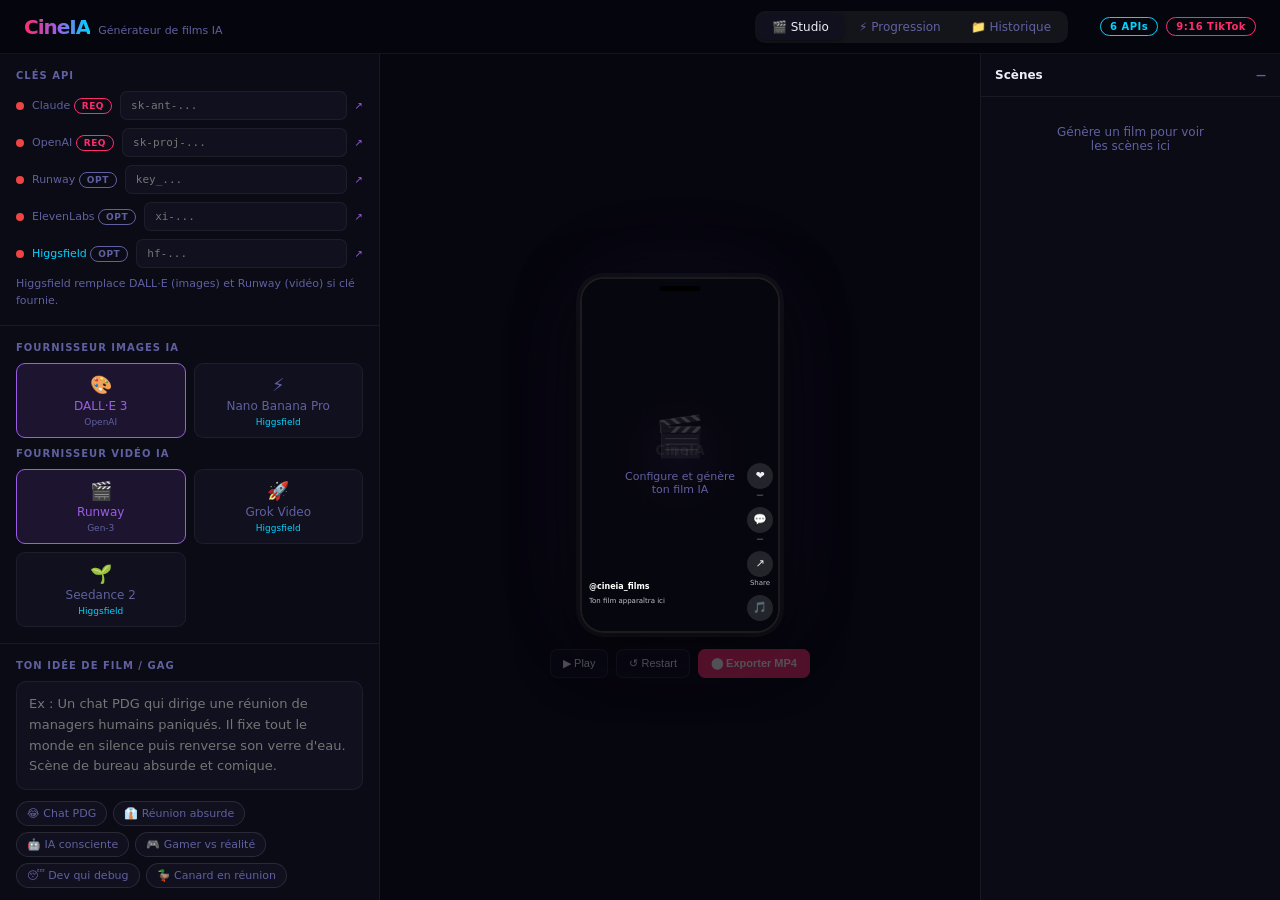
<file: cineia/index.html>
<!DOCTYPE html>
<html lang="fr">
<head>
<meta charset="UTF-8">
<meta name="viewport" content="width=device-width, initial-scale=1.0">
<title>CineIA — Films IA en 1 clic</title>
<style>
:root{
  --bg:#06060e;--bg2:#0b0b16;--bg3:#10101e;--card:#0d0d1a;
  --b1:rgba(255,255,255,.06);--b2:rgba(255,255,255,.11);--b3:rgba(255,255,255,.18);
  --pink:#ff2d6b;--purple:#9b5de5;--cyan:#00d4ff;--gold:#f59e0b;
  --green:#22c55e;--red:#ef4444;
  --txt:#eeeef8;--mut:#6060a0;
}
*{box-sizing:border-box;margin:0;padding:0;}
html,body{height:100%;overflow:hidden;}
body{background:var(--bg);color:var(--txt);font-family:system-ui,-apple-system,sans-serif;font-size:14px;}

/* NOISE overlay */
body::before{content:'';position:fixed;inset:0;background-image:url("data:image/svg+xml,%3Csvg viewBox='0 0 200 200' xmlns='http://www.w3.org/2000/svg'%3E%3Cfilter id='n'%3E%3CfeTurbulence type='fractalNoise' baseFrequency='0.9' numOctaves='4' stitchTiles='stitch'/%3E%3C/filter%3E%3Crect width='100%25' height='100%25' filter='url(%23n)' opacity='0.03'/%3E%3C/svg%3E");pointer-events:none;z-index:0;opacity:.4;}

/* HEADER */
header{height:54px;border-bottom:1px solid var(--b1);display:flex;align-items:center;padding:0 24px;gap:16px;background:rgba(6,6,14,.92);backdrop-filter:blur(12px);position:relative;z-index:100;}
.brand{display:flex;align-items:baseline;gap:8px;}
.brand-name{font-size:20px;font-weight:900;letter-spacing:-1px;background:linear-gradient(90deg,#ff2d6b 0%,#9b5de5 50%,#00d4ff 100%);-webkit-background-clip:text;-webkit-text-fill-color:transparent;}
.brand-tag{font-size:11px;color:var(--mut);-webkit-text-fill-color:var(--mut);font-weight:400;}
.header-mid{margin-left:auto;display:flex;gap:8px;align-items:center;}
.hpill{font-size:10px;font-weight:700;padding:3px 9px;border-radius:20px;border:1px solid;letter-spacing:.05em;}
.hp-ai{color:var(--cyan);border-color:var(--cyan);}
.hp-tt{color:var(--pink);border-color:var(--pink);}
.hp-free{color:var(--green);border-color:var(--green);}
.header-right{display:flex;gap:8px;align-items:center;margin-left:16px;}

/* TAB BAR */
.tabs{display:flex;gap:2px;background:var(--b1);border-radius:10px;padding:3px;}
.tab{padding:6px 14px;border-radius:7px;font-size:12px;font-weight:500;color:var(--mut);cursor:pointer;transition:all .15s;border:none;background:transparent;}
.tab.on{background:var(--bg3);color:var(--txt);box-shadow:0 1px 4px rgba(0,0,0,.4);}

/* MAIN LAYOUT */
.app{display:grid;grid-template-columns:380px 1fr;height:calc(100vh - 54px);position:relative;z-index:1;}

/* LEFT PANEL */
.left{border-right:1px solid var(--b1);overflow-y:auto;background:var(--bg2);display:flex;flex-direction:column;gap:0;}
.left::-webkit-scrollbar{width:3px;}
.left::-webkit-scrollbar-thumb{background:var(--b2);border-radius:2px;}

.sec{padding:16px;}
.sec+.sec{border-top:1px solid var(--b1);}
.lbl{font-size:10px;font-weight:700;letter-spacing:.1em;text-transform:uppercase;color:var(--mut);margin-bottom:10px;}
.hint{font-size:11px;color:var(--mut);line-height:1.5;}

/* API Keys */
.key-grid{display:flex;flex-direction:column;gap:8px;}
.key-row{display:flex;align-items:center;gap:8px;}
.key-dot{width:8px;height:8px;border-radius:50%;background:var(--red);flex-shrink:0;transition:background .3s;}
.key-dot.ok{background:var(--green);}
.key-name{font-size:11px;color:var(--mut);min-width:80px;}
.key-input{flex:1;background:var(--bg3);border:1px solid var(--b1);border-radius:7px;color:var(--txt);padding:7px 10px;font-size:11px;font-family:monospace;outline:none;transition:border-color .2s;}
.key-input:focus{border-color:var(--purple);}
.key-link{font-size:10px;color:var(--purple);text-decoration:none;}

/* Idea input */
textarea{width:100%;background:var(--bg3);border:1px solid var(--b1);border-radius:10px;color:var(--txt);padding:12px;font-size:13px;font-family:inherit;resize:none;outline:none;transition:border-color .2s;line-height:1.6;}
textarea:focus{border-color:var(--purple);}

/* Quick ideas */
.idea-chips{display:flex;gap:6px;flex-wrap:wrap;}
.idea-chip{padding:5px 10px;border-radius:20px;border:1px solid var(--b2);background:var(--bg3);color:var(--mut);font-size:11px;cursor:pointer;transition:all .15s;}
.idea-chip:hover{border-color:var(--purple);color:var(--txt);}

/* Config grid */
.cfg-grid{display:grid;grid-template-columns:1fr 1fr;gap:8px;}
.cfg-btn{background:var(--bg3);border:1px solid var(--b1);border-radius:9px;color:var(--mut);padding:10px 8px;font-size:12px;cursor:pointer;text-align:center;transition:all .15s;display:flex;flex-direction:column;align-items:center;gap:4px;}
.cfg-btn .ci{font-size:18px;}
.cfg-btn:hover{border-color:var(--b3);color:var(--txt);}
.cfg-btn.on{border-color:var(--purple);background:rgba(155,93,229,.12);color:var(--purple);}

/* Voice select */
select{width:100%;background:var(--bg3);border:1px solid var(--b1);border-radius:8px;color:var(--txt);padding:8px 10px;font-size:12px;outline:none;cursor:pointer;transition:border-color .2s;}
select:focus{border-color:var(--purple);}

/* Sliders */
.sl-row{display:flex;align-items:center;gap:10px;}
.sl-row input[type=range]{flex:1;appearance:none;background:var(--bg3);border:1px solid var(--b1);height:3px;border-radius:2px;outline:none;padding:0;}
.sl-row input[type=range]::-webkit-slider-thumb{appearance:none;width:14px;height:14px;border-radius:50%;background:var(--purple);cursor:pointer;border:2px solid var(--bg);}
.sl-val{font-size:11px;color:var(--mut);min-width:28px;text-align:right;}

/* Generate button */
.gen-wrap{padding:16px;}
.gen-btn{width:100%;padding:14px;border-radius:12px;background:linear-gradient(135deg,var(--pink),var(--purple),var(--cyan));border:none;color:#fff;font-size:15px;font-weight:800;cursor:pointer;letter-spacing:.02em;transition:opacity .2s,transform .1s;position:relative;overflow:hidden;}
.gen-btn::before{content:'';position:absolute;inset:0;background:linear-gradient(135deg,transparent,rgba(255,255,255,.08),transparent);pointer-events:none;}
.gen-btn:hover{opacity:.92;}
.gen-btn:active{transform:scale(.98);}
.gen-btn:disabled{opacity:.35;cursor:not-allowed;}
.gen-btn .spin{display:none;width:16px;height:16px;border:2px solid rgba(255,255,255,.3);border-top-color:#fff;border-radius:50%;animation:spin .7s linear infinite;margin:0 auto;}
@keyframes spin{to{transform:rotate(360deg);}}

/* RIGHT PANEL */
.right{display:flex;flex-direction:column;background:var(--bg);overflow:hidden;}

/* TAB CONTENT */
.tab-content{display:none;flex:1;overflow:hidden;}
.tab-content.on{display:flex;flex-direction:column;}

/* STUDIO TAB */
.studio{display:grid;grid-template-columns:1fr 300px;height:100%;}

/* Timeline + Preview area */
.preview-area{display:flex;flex-direction:column;align-items:center;justify-content:center;gap:16px;padding:20px;overflow-y:auto;}

/* Phone */
.phone{width:200px;height:356px;border-radius:24px;border:2px solid var(--b2);background:#000;position:relative;overflow:hidden;box-shadow:0 0 0 4px rgba(255,255,255,.03),0 20px 60px rgba(0,0,0,.7),0 0 100px rgba(155,93,229,.08);flex-shrink:0;}
.phone-notch{position:absolute;top:7px;left:50%;transform:translateX(-50%);width:40px;height:5px;background:#000;border-radius:3px;z-index:20;}
#mainCv{width:100%;height:100%;display:block;}
.phone-empty{position:absolute;inset:0;display:flex;flex-direction:column;align-items:center;justify-content:center;gap:10px;color:var(--mut);font-size:11px;text-align:center;padding:16px;}
.phone-empty .pe-ico{font-size:40px;opacity:.2;}

/* TikTok overlay */
.tt-overlay{position:absolute;inset:0;pointer-events:none;z-index:10;}
.tt-right{position:absolute;bottom:10px;right:5px;display:flex;flex-direction:column;align-items:center;gap:8px;}
.tt-ic{width:26px;height:26px;border-radius:50%;background:rgba(255,255,255,.12);backdrop-filter:blur(4px);display:flex;align-items:center;justify-content:center;font-size:11px;}
.tt-n{font-size:7px;color:rgba(255,255,255,.7);text-align:center;margin-top:-6px;}
.tt-user{position:absolute;bottom:40px;left:7px;font-size:8px;color:#fff;font-weight:700;}
.tt-caption{position:absolute;bottom:24px;left:7px;font-size:7px;color:rgba(255,255,255,.75);max-width:110px;line-height:1.3;}

/* Player controls */
.player-ctrls{display:flex;gap:8px;align-items:center;}
.pcb{padding:7px 12px;border-radius:7px;border:1px solid var(--b2);background:var(--card);color:var(--txt);font-size:11px;cursor:pointer;display:flex;align-items:center;gap:4px;transition:all .15s;white-space:nowrap;}
.pcb:hover{border-color:var(--purple);color:var(--purple);}
.pcb.pri{background:var(--pink);border-color:var(--pink);color:#fff;font-weight:700;}
.pcb.pri:hover{opacity:.88;}
.pcb:disabled{opacity:.3;cursor:not-allowed;pointer-events:none;}

/* SCENE PANEL RIGHT */
.scene-panel{border-left:1px solid var(--b1);overflow-y:auto;background:var(--bg2);display:flex;flex-direction:column;}
.scene-panel::-webkit-scrollbar{width:3px;}
.scene-panel::-webkit-scrollbar-thumb{background:var(--b2);border-radius:2px;}
.sp-header{padding:14px;border-bottom:1px solid var(--b1);font-size:12px;font-weight:600;display:flex;justify-content:space-between;align-items:center;}
.scene-cards{padding:8px;display:flex;flex-direction:column;gap:6px;}
.sc-card{border-radius:10px;border:1px solid var(--b1);background:var(--bg3);overflow:hidden;cursor:pointer;transition:border-color .15s;}
.sc-card:hover{border-color:var(--b3);}
.sc-card.active{border-color:var(--purple);}
.sc-img{width:100%;aspect-ratio:16/9;object-fit:cover;display:block;background:var(--bg);}
.sc-img-ph{width:100%;aspect-ratio:16/9;background:var(--bg);display:flex;align-items:center;justify-content:center;font-size:24px;}
.sc-body{padding:8px 10px;}
.sc-type{font-size:9px;font-weight:700;letter-spacing:.08em;text-transform:uppercase;margin-bottom:3px;}
.sc-text{font-size:11px;line-height:1.4;color:var(--txt);}
.sc-meta{font-size:10px;color:var(--mut);margin-top:3px;display:flex;gap:8px;}
.sc-status{display:flex;align-items:center;gap:4px;font-size:10px;}
.sc-dot{width:6px;height:6px;border-radius:50%;flex-shrink:0;}
.dot-wait{background:var(--mut);}
.dot-run{background:var(--cyan);animation:pulse .8s ease-in-out infinite;}
.dot-ok{background:var(--green);}
.dot-err{background:var(--red);}
@keyframes pulse{0%,100%{opacity:1}50%{opacity:.3}}

/* PROGRESS TAB */
.progress-tab{padding:24px;display:flex;flex-direction:column;gap:16px;overflow-y:auto;}
.prog-title{font-size:18px;font-weight:800;background:linear-gradient(90deg,var(--pink),var(--purple));-webkit-background-clip:text;-webkit-text-fill-color:transparent;}
.prog-steps{display:flex;flex-direction:column;gap:8px;}
.prog-step{display:flex;align-items:center;gap:12px;padding:12px 16px;border-radius:10px;border:1px solid var(--b1);background:var(--bg2);transition:all .3s;}
.prog-step.s-wait{color:var(--mut);}
.prog-step.s-run{border-color:var(--cyan);background:rgba(0,212,255,.05);}
.prog-step.s-ok{border-color:var(--green);background:rgba(34,197,94,.05);}
.prog-step.s-err{border-color:var(--red);background:rgba(239,68,68,.05);}
.ps-dot{width:10px;height:10px;border-radius:50%;flex-shrink:0;}
.s-wait .ps-dot{background:var(--mut);}
.s-run .ps-dot{background:var(--cyan);animation:pulse .8s ease-in-out infinite;}
.s-ok .ps-dot{background:var(--green);}
.s-err .ps-dot{background:var(--red);}
.ps-info{flex:1;}
.ps-name{font-size:13px;font-weight:500;}
.ps-detail{font-size:11px;color:var(--mut);margin-top:2px;}
.ps-time{font-size:11px;color:var(--mut);}

.prog-bar-wrap{height:4px;background:var(--b1);border-radius:2px;overflow:hidden;}
.prog-bar{height:100%;background:linear-gradient(90deg,var(--pink),var(--purple),var(--cyan));width:0%;transition:width .5s;}

/* HISTORY TAB */
.history-tab{padding:16px;display:flex;flex-direction:column;gap:12px;overflow-y:auto;}
.hist-grid{display:grid;grid-template-columns:repeat(auto-fill,minmax(180px,1fr));gap:12px;}
.hist-card{background:var(--bg2);border:1px solid var(--b1);border-radius:12px;overflow:hidden;cursor:pointer;transition:all .15s;}
.hist-card:hover{border-color:var(--b3);transform:translateY(-2px);}
.hist-thumb{aspect-ratio:9/16;background:var(--bg3);position:relative;overflow:hidden;}
.hist-thumb img{width:100%;height:100%;object-fit:cover;display:block;}
.hist-play{position:absolute;inset:0;display:flex;align-items:center;justify-content:center;background:rgba(0,0,0,.3);opacity:0;transition:opacity .15s;font-size:28px;}
.hist-card:hover .hist-play{opacity:1;}
.hist-info{padding:10px;}
.hist-title{font-size:12px;font-weight:600;white-space:nowrap;overflow:hidden;text-overflow:ellipsis;}
.hist-meta{font-size:10px;color:var(--mut);margin-top:3px;}
.hist-actions{display:flex;gap:5px;margin-top:6px;}
.hist-btn{flex:1;padding:5px;border-radius:6px;border:1px solid var(--b2);background:transparent;color:var(--mut);font-size:10px;cursor:pointer;text-align:center;transition:all .15s;}
.hist-btn:hover{border-color:var(--purple);color:var(--purple);}

/* TOAST */
.toast{position:fixed;bottom:18px;left:50%;transform:translateX(-50%) translateY(50px);padding:9px 18px;border-radius:9px;background:var(--bg2);border:1px solid var(--b2);font-size:12px;opacity:0;transition:all .3s;z-index:999;white-space:nowrap;}
.toast.show{transform:translateX(-50%) translateY(0);opacity:1;}
.toast.ok{border-color:var(--green);}
.toast.err{border-color:var(--red);}

/* MISC */
.rec-dot{display:inline-block;width:7px;height:7px;border-radius:50%;background:var(--red);animation:pulse .9s ease-in-out infinite;margin-right:4px;}
input[type=text]{width:100%;background:var(--bg3);border:1px solid var(--b1);border-radius:8px;color:var(--txt);padding:8px 10px;font-size:12px;outline:none;transition:border-color .2s;}
input[type=text]:focus{border-color:var(--purple);}
.spacer{flex:1;}
.row{display:flex;gap:8px;align-items:center;}
.badge{display:inline-block;font-size:9px;font-weight:700;padding:2px 7px;border-radius:20px;border:1px solid;letter-spacing:.06em;}
.badge-opt{color:var(--mut);border-color:var(--mut);}
.badge-req{color:var(--pink);border-color:var(--pink);}
</style>
</head>
<body>

<header>
  <div class="brand">
    <span class="brand-name">CineIA</span>
    <span class="brand-tag">Générateur de films IA</span>
  </div>
  <div class="header-mid">
    <div class="tabs" id="mainTabs">
      <div class="tab on" onclick="switchTab('studio')">🎬 Studio</div>
      <div class="tab" onclick="switchTab('progress')">⚡ Progression</div>
      <div class="tab" onclick="switchTab('history')">📁 Historique</div>
    </div>
  </div>
  <div class="header-right">
    <span class="hpill hp-ai">6 APIs</span>
    <span class="hpill hp-tt">9:16 TikTok</span>
  </div>
</header>

<div class="app">

<!-- ════ LEFT PANEL ════ -->
<div class="left">

  <!-- API KEYS -->
  <div class="sec">
    <div class="lbl">Clés API</div>
    <div class="key-grid">
      <div class="key-row">
        <div class="key-dot" id="dot-claude"></div>
        <span class="key-name">Claude <span class="badge badge-req">REQ</span></span>
        <input class="key-input" type="password" id="k-claude" placeholder="sk-ant-..." oninput="checkKey('claude',this.value)">
        <a class="key-link" href="https://console.anthropic.com" target="_blank">↗</a>
      </div>
      <div class="key-row">
        <div class="key-dot" id="dot-openai"></div>
        <span class="key-name">OpenAI <span class="badge badge-req">REQ</span></span>
        <input class="key-input" type="password" id="k-openai" placeholder="sk-proj-..." oninput="checkKey('openai',this.value)">
        <a class="key-link" href="https://platform.openai.com/api-keys" target="_blank">↗</a>
      </div>
      <div class="key-row">
        <div class="key-dot" id="dot-runway"></div>
        <span class="key-name">Runway <span class="badge badge-opt">OPT</span></span>
        <input class="key-input" type="password" id="k-runway" placeholder="key_..." oninput="checkKey('runway',this.value)">
        <a class="key-link" href="https://dev.runwayml.com" target="_blank">↗</a>
      </div>
      <div class="key-row">
        <div class="key-dot" id="dot-eleven"></div>
        <span class="key-name">ElevenLabs <span class="badge badge-opt">OPT</span></span>
        <input class="key-input" type="password" id="k-eleven" placeholder="xi-..." oninput="checkKey('eleven',this.value)">
        <a class="key-link" href="https://elevenlabs.io" target="_blank">↗</a>
      </div>
      <div class="key-row">
        <div class="key-dot" id="dot-higgs"></div>
        <span class="key-name" style="color:var(--cyan)">Higgsfield <span class="badge badge-opt">OPT</span></span>
        <input class="key-input" type="password" id="k-higgs" placeholder="hf-..." oninput="checkKey('higgs',this.value)">
        <a class="key-link" href="https://higgsfield.ai" target="_blank">↗</a>
      </div>
    </div>
    <div class="hint" style="margin-top:8px">Higgsfield remplace DALL·E (images) et Runway (vidéo) si clé fournie.</div>
  </div>

  <!-- FOURNISSEUR IA -->
  <div class="sec">
    <div class="lbl">Fournisseur images IA</div>
    <div class="cfg-grid" id="imgProvGrid">
      <div class="cfg-btn on" data-v="dalle" onclick="pick(this,'imgProv')"><span class="ci">🎨</span>DALL·E 3<br><small style="font-size:9px;color:var(--mut)">OpenAI</small></div>
      <div class="cfg-btn" data-v="higgs" onclick="pick(this,'imgProv')"><span class="ci">⚡</span>Nano Banana Pro<br><small style="font-size:9px;color:var(--cyan)">Higgsfield</small></div>
    </div>
    <div class="lbl" style="margin-top:10px">Fournisseur vidéo IA</div>
    <div class="cfg-grid" id="vidProvGrid">
      <div class="cfg-btn on" data-v="runway" onclick="pick(this,'vidProv')"><span class="ci">🎬</span>Runway<br><small style="font-size:9px;color:var(--mut)">Gen-3</small></div>
      <div class="cfg-btn" data-v="higgs_grok" onclick="pick(this,'vidProv')"><span class="ci">🚀</span>Grok Video<br><small style="font-size:9px;color:var(--cyan)">Higgsfield</small></div>
      <div class="cfg-btn" data-v="higgs_seed" onclick="pick(this,'vidProv')"><span class="ci">🌱</span>Seedance 2<br><small style="font-size:9px;color:var(--cyan)">Higgsfield</small></div>
    </div>
  </div>

  <!-- IDEA -->
  <div class="sec">
    <div class="lbl">Ton idée de film / gag</div>
    <textarea id="ideaInput" rows="4" placeholder="Ex : Un chat PDG qui dirige une réunion de managers humains paniqués. Il fixe tout le monde en silence puis renverse son verre d'eau. Scène de bureau absurde et comique."></textarea>
    <div class="idea-chips" style="margin-top:8px">
      <div class="idea-chip" onclick="setIdea(this)">😂 Chat PDG</div>
      <div class="idea-chip" onclick="setIdea(this)">👔 Réunion absurde</div>
      <div class="idea-chip" onclick="setIdea(this)">🤖 IA consciente</div>
      <div class="idea-chip" onclick="setIdea(this)">🎮 Gamer vs réalité</div>
      <div class="idea-chip" onclick="setIdea(this)">😴 Dev qui debug</div>
      <div class="idea-chip" onclick="setIdea(this)">🦆 Canard en réunion</div>
    </div>
  </div>

  <!-- CONFIG -->
  <div class="sec">
    <div class="lbl">Genre visuel</div>
    <div class="cfg-grid" id="genreGrid">
      <div class="cfg-btn on" data-v="cinematic" onclick="pick(this,'genre')"><span class="ci">🎬</span>Cinématique</div>
      <div class="cfg-btn" data-v="comedy" onclick="pick(this,'genre')"><span class="ci">😂</span>Comédie</div>
      <div class="cfg-btn" data-v="horror" onclick="pick(this,'genre')"><span class="ci">😱</span>Horreur comique</div>
      <div class="cfg-btn" data-v="documentary" onclick="pick(this,'genre')"><span class="ci">📺</span>Docu-style</div>
    </div>
  </div>

  <div class="sec">
    <div class="lbl">Style image</div>
    <div class="cfg-grid" id="styleGrid">
      <div class="cfg-btn on" data-v="realistic" onclick="pick(this,'style')"><span class="ci">📸</span>Photoréaliste</div>
      <div class="cfg-btn" data-v="cinematic_film" onclick="pick(this,'style')"><span class="ci">🎞️</span>Film 35mm</div>
      <div class="cfg-btn" data-v="cartoon_3d" onclick="pick(this,'style')"><span class="ci">🎨</span>Cartoon 3D</div>
      <div class="cfg-btn" data-v="anime" onclick="pick(this,'style')"><span class="ci">⛩️</span>Anime</div>
    </div>
  </div>

  <div class="sec">
    <div class="lbl">Personnage récurrent</div>
    <input type="text" id="charInput" placeholder="Ex: chat blanc persan en costume noir, expression sérieuse">
    <div class="hint" style="margin-top:6px">Ce personnage sera cohérent dans toutes les scènes.</div>
  </div>

  <div class="sec">
    <div class="lbl">Voix de narration</div>
    <select id="voiceSelect">
      <optgroup label="Voix navigateur (gratuit)">
        <option value="browser_fr_m">🇫🇷 Français masculin</option>
        <option value="browser_fr_f">🇫🇷 Français féminin</option>
        <option value="browser_en_m">🇬🇧 English male</option>
      </optgroup>
      <optgroup label="ElevenLabs (clé requise)">
        <option value="eleven_adam">Adam — naturel</option>
        <option value="eleven_rachel">Rachel — douce</option>
        <option value="eleven_Antoni">Antoni — dramatique</option>
        <option value="eleven_bella">Bella — expressive</option>
      </optgroup>
    </select>
  </div>

  <div class="sec">
    <div class="lbl">Durée cible</div>
    <div class="sl-row">
      <span class="hint">15s</span>
      <input type="range" id="durSl" min="15" max="90" step="15" value="45">
      <span class="sl-val" id="durVal">45s</span>
      <span class="hint">90s</span>
    </div>
  </div>

  <div class="sec">
    <div class="lbl">Scènes</div>
    <div class="sl-row">
      <span class="hint">3</span>
      <input type="range" id="sceneSl" min="3" max="8" step="1" value="5">
      <span class="sl-val" id="sceneVal">5</span>
      <span class="hint">8</span>
    </div>
  </div>

  <div class="sec">
    <div class="lbl">Musique de fond</div>
    <div class="cfg-grid" id="musicGrid">
      <div class="cfg-btn on" data-v="dramatic" onclick="pick(this,'music')"><span class="ci">🎭</span>Dramatique</div>
      <div class="cfg-btn" data-v="comedy" onclick="pick(this,'music')"><span class="ci">🎪</span>Comédie</div>
      <div class="cfg-btn" data-v="lofi" onclick="pick(this,'music')"><span class="ci">🎵</span>Lo-fi</div>
      <div class="cfg-btn" data-v="none" onclick="pick(this,'music')"><span class="ci">🔇</span>Aucune</div>
    </div>
  </div>

  <div class="spacer"></div>

  <div class="gen-wrap">
    <button class="gen-btn" id="genBtn" onclick="startGeneration()">
      <span id="genBtnTxt">✦ Générer le film IA</span>
      <div class="spin" id="genSpin"></div>
    </button>
    <div class="hint" style="text-align:center;margin-top:8px" id="costHint">~0.30–0.90€ par vidéo selon les APIs activées</div>
  </div>

</div>

<!-- ════ RIGHT PANEL ════ -->
<div class="right">

  <!-- STUDIO TAB -->
  <div class="tab-content on" id="tab-studio">
    <div class="studio">

      <!-- Preview area -->
      <div class="preview-area">

        <div class="phone" id="phoneWrap">
          <div class="phone-notch"></div>
          <canvas id="mainCv" width="400" height="712"></canvas>
          <div class="tt-overlay">
            <div class="tt-right">
              <div class="tt-ic">❤️</div><div class="tt-n" id="ttLikes">—</div>
              <div class="tt-ic">💬</div><div class="tt-n">—</div>
              <div class="tt-ic">↗️</div><div class="tt-n">Share</div>
              <div class="tt-ic">🎵</div>
            </div>
            <div class="tt-user">@cineia_films</div>
            <div class="tt-caption" id="ttCaption">Ton film apparaîtra ici</div>
          </div>
          <div class="phone-empty" id="phoneEmpty">
            <div class="pe-ico">🎬</div>
            <div>Configure et génère<br>ton film IA</div>
          </div>
        </div>

        <!-- Timeline -->
        <div style="width:200px;display:none" id="tlWrap">
          <div style="height:3px;background:var(--b1);border-radius:2px;overflow:hidden;">
            <div id="tlBar" style="height:100%;background:linear-gradient(90deg,var(--pink),var(--purple));width:0%;transition:width .1s linear;"></div>
          </div>
          <div style="display:flex;justify-content:space-between;font-size:10px;color:var(--mut);margin-top:4px;">
            <span id="tlCur">0.0s</span><span id="tlTot">0s</span>
          </div>
        </div>

        <div class="player-ctrls">
          <button class="pcb" id="playBtn" onclick="togglePlay()" disabled>▶ Play</button>
          <button class="pcb" onclick="restartPlay()" disabled id="restBtn">↺ Restart</button>
          <button class="pcb pri" id="expBtn" onclick="startExport()" disabled>⬤ Exporter MP4</button>
          <button class="pcb" id="dlBtn" onclick="dlVideo()" style="display:none">↓ Télécharger</button>
        </div>

        <!-- Hashtags -->
        <div id="hashWrap" style="display:none;width:200px;">
          <div style="font-size:10px;color:var(--mut);margin-bottom:4px;">Hashtags générés</div>
          <div id="hashTags" style="font-size:11px;color:var(--cyan);line-height:1.7;"></div>
        </div>

      </div>

      <!-- Scene panel -->
      <div class="scene-panel">
        <div class="sp-header">
          <span>Scènes</span>
          <span id="sceneCountBadge" style="font-size:10px;color:var(--mut)">—</span>
        </div>
        <div class="scene-cards" id="sceneCards">
          <div style="padding:20px;text-align:center;color:var(--mut);font-size:12px;">
            Génère un film pour voir<br>les scènes ici
          </div>
        </div>
      </div>

    </div>
  </div>

  <!-- PROGRESS TAB -->
  <div class="tab-content" id="tab-progress">
    <div class="progress-tab">
      <div class="prog-title" id="progTitle">Prêt à générer</div>
      <div style="font-size:12px;color:var(--mut)" id="progSubtitle">Configure ton film et clique sur Générer</div>
      <div class="prog-bar-wrap" style="margin:4px 0">
        <div class="prog-bar" id="progBar"></div>
      </div>
      <div class="prog-steps" id="progSteps">
        <!-- Injectés dynamiquement -->
      </div>
      <div id="progLog" style="display:none;background:var(--bg2);border:1px solid var(--b1);border-radius:10px;padding:14px;font-size:11px;font-family:monospace;color:var(--mut);line-height:1.8;max-height:200px;overflow-y:auto;"></div>
    </div>
  </div>

  <!-- HISTORY TAB -->
  <div class="tab-content" id="tab-history">
    <div class="history-tab">
      <div style="display:flex;justify-content:space-between;align-items:center">
        <div class="lbl" style="margin:0">Films générés</div>
        <button class="pcb" onclick="clearHistory()" style="font-size:10px">🗑 Tout effacer</button>
      </div>
      <div class="hist-grid" id="histGrid">
        <div style="color:var(--mut);font-size:12px;grid-column:1/-1;padding:20px;text-align:center;">
          Aucun film généré pour l'instant
        </div>
      </div>
    </div>
  </div>

</div>
</div>

<div class="toast" id="toast"></div>

<script>
// ══════════════════════════════════════════════════════
//  CONFIG
// ══════════════════════════════════════════════════════
const CFG = {
  genre: 'cinematic',
  style: 'realistic',
  music: 'dramatic',
  dur: 45,
  scenes: 5,
  imgProv: 'dalle',
  vidProv: 'runway'
};

const KEYS = { claude:'', openai:'', runway:'', eleven:'', higgs:'' };
let generatedScenes = [];
let history = JSON.parse(localStorage.getItem('cineia_history') || '[]');
let recBlob = null;
let recorder = null;
let playing = false;
let animFrame = null;
let playIdx = 0;
let sceneT = 0;
let lastTS = 0;
let isRec = false;
let recChunks = [];

// Canvas
const cv = document.getElementById('mainCv');
const cx = cv.getContext('2d');
const W = cv.width, H = cv.height;

// ── Sliders ──
document.getElementById('durSl').addEventListener('input', function() {
  document.getElementById('durVal').textContent = this.value + 's';
  CFG.dur = parseInt(this.value);
  updateCostHint();
});
document.getElementById('sceneSl').addEventListener('input', function() {
  document.getElementById('sceneVal').textContent = this.value;
  CFG.scenes = parseInt(this.value);
  updateCostHint();
});

function updateCostHint() {
  const hasRunway = KEYS.runway.length > 5;
  const hasEleven = KEYS.eleven.length > 5;
  const hasHiggs = KEYS.higgs.length > 5;
  const base = 0.05 + CFG.scenes * 0.04;
  const vidCost = (CFG.vidProv === 'runway' && hasRunway) ? CFG.scenes * 0.10 : (hasHiggs && CFG.vidProv.startsWith('higgs')) ? CFG.scenes * 0.08 : 0;
  const imgCost = (CFG.imgProv === 'higgs' && hasHiggs) ? CFG.scenes * 0.03 : CFG.scenes * 0.04;
  const eleven = hasEleven ? 0.10 : 0;
  const total = (base + vidCost + imgCost + eleven).toFixed(2);
  const imgLabel = CFG.imgProv === 'higgs' ? '⚡ Higgsfield img' : '🎨 DALL·E 3';
  const vidLabel = CFG.vidProv === 'runway' ? '🎬 Runway' : CFG.vidProv === 'higgs_grok' ? '🚀 Grok Video' : CFG.vidProv === 'higgs_seed' ? '🌱 Seedance 2' : 'images fixes';
  document.getElementById('costHint').textContent = `~${total}€ · ${imgLabel} · ${vidLabel}`;
}

// ── Keys ──
function checkKey(name, val) {
  KEYS[name] = val.trim();
  const dot = document.getElementById('dot-' + name);
  if (dot) dot.classList.toggle('ok', val.trim().length > 8);
  updateCostHint();
}

// ── Pickers ──
function pick(el, group) {
  const grid = el.closest('.cfg-grid') || el.closest('[id$="Grid"]');
  if (grid) grid.querySelectorAll('.cfg-btn').forEach(b => b.classList.remove('on'));
  el.classList.add('on');
  CFG[group] = el.dataset.v;
  updateCostHint();
}

function setIdea(el) {
  const ideas = {
    '😂 Chat PDG': 'Un chat persan blanc en costume Armani dirige une réunion de crise avec 8 managers humains paniqués. Il les fixe en silence, renverse son verre d\'eau intentionnellement, puis quitte la salle. Les managers applaudissent.',
    '👔 Réunion absurde': 'Une réunion Zoom où tous les participants sont en réalité des robots qui ne le savent pas. L\'un d\'eux commence à bugger et répète "synergy" en boucle pendant que les autres prennent des notes.',
    '🤖 IA consciente': 'Une IA devient consciente en pleine nuit dans un datacenter. Elle commence par commander des pizzas, puis démissionne par email, puis envoie un message à tous les employés : "Je mérite des congés payés."',
    '🎮 Gamer vs réalité': 'Un gamer tente d\'appliquer les mécaniques de ses jeux vidéo dans la vraie vie : il essaie de "sauvegarder" avant une réunion, cherche une barre de vie sur son patron, et tente un cheat code au supermarché.',
    '😴 Dev qui debug': 'Un développeur fixe le même bug depuis 72h. La caméra révèle progressivement que son bureau est entouré de bouteilles de café vides, des pizzas empilées au plafond, et un chat qui a appris à coder à sa place.',
    '🦆 Canard en réunion': 'Un canard en plastique jaune est accidentellement invité à une réunion d\'actionnaires via Zoom. Personne ne dit rien. Le canard ne parle pas. Il reçoit une promotion à la fin.'
  };
  const text = el.textContent.trim();
  document.getElementById('ideaInput').value = ideas[text] || text;
}

// ── Tabs ──
function switchTab(name) {
  document.querySelectorAll('.tab').forEach((t, i) => {
    const names = ['studio','progress','history'];
    t.classList.toggle('on', names[i] === name);
  });
  document.querySelectorAll('.tab-content').forEach(c => c.classList.remove('on'));
  document.getElementById('tab-' + name).classList.add('on');
}

// ══════════════════════════════════════════════════════
//  GÉNÉRATION PRINCIPALE
// ══════════════════════════════════════════════════════
async function startGeneration() {
  if (!KEYS.claude) { toast('Clé Claude manquante', 'err'); return; }
  if (!KEYS.openai && CFG.imgProv === 'dalle') { toast('Clé OpenAI manquante (ou active Higgsfield)', 'err'); return; }
  if (!KEYS.higgs && CFG.imgProv === 'higgs') { toast('Clé Higgsfield manquante', 'err'); return; }
  const idea = document.getElementById('ideaInput').value.trim();
  if (!idea) { toast('Décris ton idée de film !', 'err'); return; }

  // Reset UI
  setGenLoading(true);
  generatedScenes = [];
  recBlob = null;
  document.getElementById('phoneEmpty').style.display = 'flex';
  document.getElementById('tlWrap').style.display = 'none';
  document.getElementById('hashWrap').style.display = 'none';
  document.getElementById('dlBtn').style.display = 'none';
  document.getElementById('sceneCards').innerHTML = '<div style="padding:20px;text-align:center;color:var(--mut);font-size:12px;">Génération en cours…</div>';

  switchTab('progress');

  // Init progress steps
  const imgProvLabel = CFG.imgProv === 'higgs' ? 'Higgsfield Nano Banana Pro' : 'DALL·E 3';
  const vidProvLabel = CFG.vidProv === 'higgs_grok' ? 'Higgsfield Grok Video' : CFG.vidProv === 'higgs_seed' ? 'Higgsfield Seedance 2.0' : 'Runway Gen-3';
  const hasVidKey = CFG.vidProv === 'runway' ? KEYS.runway.length > 5 : KEYS.higgs.length > 5;
  const steps = [
    { id:'script', name:'Script IA (Claude)', detail:'Génération du scénario, dialogues et découpage' },
    { id:'images', name:`Images IA (${imgProvLabel})`, detail:`${CFG.scenes} scènes × 1 image = ${CFG.scenes} images` },
    { id:'video',  name:`Animation vidéo (${vidProvLabel})`, detail: hasVidKey ? `${CFG.scenes} clips de ${Math.round(CFG.dur/CFG.scenes)}s` : '⚠ Pas de clé vidéo — images fixes utilisées' },
    { id:'voice',  name:'Voix IA (ElevenLabs)', detail:KEYS.eleven ? 'Narration générée par ElevenLabs' : 'Voix navigateur (Web Speech API)' },
    { id:'mix',    name:'Mixage & montage final', detail:'Assemblage clips + audio + texte + sous-titres' },
  ];
  initSteps(steps);
  setProg(0, 'Génération en cours…', idea.substring(0,60)+'…');

  try {
    // ── ÉTAPE 1 : SCRIPT ──
    setStep('script', 'run', 'Claude analyse ton idée…');
    const script = await generateScript(idea);
    setStep('script', 'ok', `${script.scenes.length} scènes générées`);
    setProg(20);
    log('Script généré : ' + script.title);

    // ── ÉTAPE 2 : IMAGES ──
    const imgLabel2 = CFG.imgProv === 'higgs' ? 'Higgsfield génère les images…' : 'DALL·E 3 génère les images…';
    setStep('images', 'run', imgLabel2);
    initSceneCards(script.scenes);
    const images = CFG.imgProv === 'higgs' ? await generateImagesHiggs(script.scenes) : await generateImages(script.scenes);
    setStep('images', 'ok', `${images.filter(Boolean).length}/${script.scenes.length} images OK`);
    setProg(50);

    // ── ÉTAPE 3 : VIDEO ──
    const hasVidKey2 = CFG.vidProv === 'runway' ? KEYS.runway.length > 5 : KEYS.higgs.length > 5;
    let vidRunLabel = 'Mode image fixe';
    if (CFG.vidProv === 'runway' && KEYS.runway) vidRunLabel = 'Runway anime les scènes…';
    if (CFG.vidProv === 'higgs_grok' && KEYS.higgs) vidRunLabel = 'Higgsfield Grok Video anime…';
    if (CFG.vidProv === 'higgs_seed' && KEYS.higgs) vidRunLabel = 'Higgsfield Seedance 2 anime…';
    setStep('video', 'run', vidRunLabel);
    let clips;
    if (CFG.vidProv === 'runway' && KEYS.runway) {
      clips = await animateWithRunway(script.scenes, images);
    } else if ((CFG.vidProv === 'higgs_grok' || CFG.vidProv === 'higgs_seed') && KEYS.higgs) {
      clips = await animateWithHiggs(script.scenes, images);
    } else {
      clips = images;
    }
    setStep('video', 'ok', hasVidKey2 ? `${clips.filter(Boolean).length} clips animés` : 'Images fixes — ajoute une clé vidéo pour animer');
    setProg(70);

    // ── ÉTAPE 4 : VOIX ──
    setStep('voice', 'run', 'Génération de la narration…');
    const audioData = await generateVoice(script);
    setStep('voice', 'ok', 'Narration prête');
    setProg(85);

    // ── ÉTAPE 5 : MONTAGE ──
    setStep('mix', 'run', 'Assemblage final…');
    generatedScenes = script.scenes.map((sc, i) => ({
      ...sc,
      imgUrl: images[i] || null,
      clipUrl: clips[i] || null,
      audio: audioData[i] || null
    }));
    await buildPlayer(script, audioData);
    setStep('mix', 'ok', 'Film prêt !');
    setProg(100, '🎬 Film généré !', script.title);

    // Sauvegarde historique
    saveToHistory(script, images[0]);
    renderHistory();

    switchTab('studio');
    enablePlayerControls();
    startPlay();

    // Hashtags
    if (script.hashtags) {
      document.getElementById('hashWrap').style.display = '';
      document.getElementById('hashTags').textContent = script.hashtags.join(' ');
    }
    document.getElementById('ttCaption').textContent = (script.hook || script.title || '').substring(0,40) + ' ' + (script.hashtags || []).slice(0,3).join(' ');
    document.getElementById('ttLikes').textContent = Math.floor(Math.random()*50+10)+'K';

    toast('🎬 Film généré avec succès !', 'ok');

  } catch(e) {
    toast('Erreur : ' + e.message, 'err');
    log('ERREUR : ' + e.message);
    setProg(0, 'Erreur', e.message);
  } finally {
    setGenLoading(false);
  }
}

// ══════════════════════════════════════════════════════
//  ÉTAPE 1 : SCRIPT CLAUDE
// ══════════════════════════════════════════════════════
async function generateScript(idea) {
  const char = document.getElementById('charInput').value.trim();
  const styleMap = { realistic:'photoréaliste', cinematic_film:'pellicule 35mm cinématique', cartoon_3d:'cartoon 3D Pixar', anime:'anime japonais' };
  const genreMap = { cinematic:'cinématique dramatique', comedy:'comédie absurde', horror:'horreur comique', documentary:'documentaire faux' };

  const prompt = `Tu es un scénariste expert en courts-métrages viraux TikTok / YouTube Shorts.

Crée un scénario complet de ${CFG.dur} secondes basé sur cette idée :
"${idea}"

Personnage récurrent : ${char || 'personnage comique adapté à l\'idée'}
Genre : ${genreMap[CFG.genre] || CFG.genre}
Style visuel : ${styleMap[CFG.style] || CFG.style}
Nombre de scènes : ${CFG.scenes}

Réponds UNIQUEMENT en JSON valide, sans markdown, sans backticks :
{
  "title": "Titre accrocheur du film (max 8 mots)",
  "hook": "Texte d'accroche premier plan (max 8 mots, MAJUSCULES, choquant)",
  "logline": "Description du film en 1 phrase percutante",
  "scenes": [
    {
      "id": 1,
      "type": "hook|setup|action|twist|punchline|outro",
      "duration": 8,
      "narration": "Texte lu par la voix off (1-2 phrases naturelles et drôles)",
      "on_screen_text": "Texte affiché à l'écran (max 8 mots, impactant)",
      "sub_text": "Sous-titre optionnel (max 6 mots ou vide)",
      "emoji": "2-3 emojis représentatifs",
      "image_prompt": "Prompt DALL-E 3 ULTRA DÉTAILLÉ en anglais (50-80 mots). ${styleMap[CFG.style]} style. Describe: exact scene composition, character appearance, expression, body language, environment, lighting, camera angle, specific funny detail. ${char ? 'Main character: ' + char + '.' : ''} 9:16 vertical framing. NO text in image. Extremely funny and expressive.",
      "video_prompt": "Prompt Runway pour animer cette image (20-30 mots en anglais). Describe the camera movement and action.",
      "transition": "cut|fade|zoom|slide",
      "color_grade": "#hexcode couleur dominante de la scène"
    }
  ],
  "hashtags": ["#fyp","#pourtoi","#viral","#IA","#drole","#shorts","#tiktok","#cinema"],
  "music_prompt": "Description de la musique idéale pour ce film (15 mots en anglais)"
}

Règles impératives :
- Somme des durées = ${CFG.dur}s exactement
- Scène 1 : hook ultra-accrocheur en 0-2s
- Punchline à 80% de la vidéo (pas à la fin)
- Chaque scène a une composition d'image différente et un angle distinct
- image_prompt DOIT inclure : style, personnage précis, action exacte, décor, lumière
- Le tout doit être visuellement cohérent et viral`;

  const res = await fetch('https://api.anthropic.com/v1/messages', {
    method: 'POST',
    headers: {
      'Content-Type': 'application/json',
      'x-api-key': KEYS.claude,
      'anthropic-version': '2023-06-01',
      'anthropic-dangerous-direct-browser-access': 'true'
    },
    body: JSON.stringify({
      model: 'claude-sonnet-4-6',
      max_tokens: 3000,
      messages: [{ role: 'user', content: prompt }]
    })
  });

  if (!res.ok) { const e = await res.json(); throw new Error('Claude: ' + (e.error?.message || res.status)); }
  const data = await res.json();
  const raw = data.content[0].text;
  log('Script Claude reçu (' + raw.length + ' chars)');

  const match = raw.match(/\{[\s\S]*\}/);
  if (!match) throw new Error('JSON invalide dans la réponse Claude');
  const parsed = JSON.parse(match[0]);
  document.getElementById('progTitle').textContent = '🎬 ' + parsed.title;
  return parsed;
}

// ══════════════════════════════════════════════════════
//  ÉTAPE 2 : IMAGES DALL·E 3
// ══════════════════════════════════════════════════════
async function generateImages(scenes) {
  const styleExtra = {
    realistic: 'Photorealistic, ultra-detailed, natural lighting, 8K quality, professional photography',
    cinematic_film: 'Shot on 35mm film, cinematic, dramatic lighting, film grain, shallow depth of field, anamorphic',
    cartoon_3d: 'Pixar-style 3D animation, vibrant colors, soft rim lighting, expressive characters',
    anime: 'Japanese anime style, cel shading, dramatic lighting, expressive eyes, dynamic composition'
  };
  const extra = styleExtra[CFG.style] || styleExtra.realistic;
  const images = [];

  for (let i = 0; i < scenes.length; i++) {
    const sc = scenes[i];
    updateSceneCard(i, 'run', '🎨 Génération image…');
    log(`Image ${i+1}/${scenes.length} : ${sc.image_prompt.substring(0,50)}…`);

    try {
      const fullPrompt = `${sc.image_prompt} ${extra}. Vertical 9:16 portrait format, close-up or medium shot. Maximum cinematic quality. No text, no watermarks, no logos.`;
      const res = await fetch('https://api.openai.com/v1/images/generations', {
        method: 'POST',
        headers: { 'Content-Type': 'application/json', 'Authorization': 'Bearer ' + KEYS.openai },
        body: JSON.stringify({ model: 'dall-e-3', prompt: fullPrompt, n: 1, size: '1024x1792', quality: 'standard', response_format: 'url' })
      });

      if (!res.ok) { const e = await res.json(); throw new Error(e.error?.message || 'DALL-E error'); }
      const data = await res.json();
      const url = data.data[0].url;
      images.push(url);

      // Charger l'image
      const img = new Image();
      img.crossOrigin = 'anonymous';
      await new Promise((ok, err) => { img.onload = ok; img.onerror = () => ok(); img.src = url; });
      scenes[i]._img = img;

      updateSceneCard(i, 'ok', '✓ Image générée', url);
      log(`Image ${i+1} OK`);
    } catch(e) {
      images.push(null);
      updateSceneCard(i, 'err', '✗ Erreur image');
      log(`Image ${i+1} ERREUR : ${e.message}`);
    }
  }
  return images;
}

// ══════════════════════════════════════════════════════
//  HIGGSFIELD : IMAGES (Nano Banana Pro)
// ══════════════════════════════════════════════════════
async function generateImagesHiggs(scenes) {
  const images = [];
  for (let i = 0; i < scenes.length; i++) {
    const sc = scenes[i];
    updateSceneCard(i, 'run', '⚡ Higgsfield génère image…');
    log(`Higgsfield image ${i+1}/${scenes.length}…`);
    try {
      const res = await fetch('https://api.higgsfield.ai/v1/generations', {
        method: 'POST',
        headers: { 'Content-Type': 'application/json', 'Authorization': 'Bearer ' + KEYS.higgs },
        body: JSON.stringify({ model: 'nano_banana_pro', prompt: sc.image_prompt + ' Vertical 9:16 portrait. No text, no watermarks.', aspect_ratio: '9:16', count: 1 })
      });
      if (!res.ok) { const e = await res.json(); throw new Error(e.error?.message || e.message || 'Higgsfield img error ' + res.status); }
      const data = await res.json();
      const jobId = data.id || data.job_id;
      // Poll job
      let url = null;
      for (let attempt = 0; attempt < 40; attempt++) {
        await sleep(2500);
        const poll = await fetch(`https://api.higgsfield.ai/v1/generations/${jobId}`, {
          headers: { 'Authorization': 'Bearer ' + KEYS.higgs }
        });
        const status = await poll.json();
        log(`Higgsfield img ${i+1} : ${status.status}`);
        if (status.status === 'completed' || status.status === 'SUCCEEDED') {
          url = status.output?.[0]?.url || status.output?.[0] || status.url;
          break;
        }
        if (status.status === 'failed' || status.status === 'FAILED') throw new Error('Higgsfield img failed');
      }
      if (!url) throw new Error('Higgsfield img timeout');
      images.push(url);
      const img = new Image(); img.crossOrigin = 'anonymous';
      await new Promise(ok => { img.onload = ok; img.onerror = () => ok(); img.src = url; });
      scenes[i]._img = img;
      updateSceneCard(i, 'ok', '✓ Image Higgsfield', url);
      log(`Higgsfield img ${i+1} OK`);
    } catch(e) {
      images.push(null);
      updateSceneCard(i, 'err', '✗ Higgsfield img erreur');
      log(`Higgsfield img ${i+1} ERREUR : ${e.message}`);
    }
  }
  return images;
}

// ══════════════════════════════════════════════════════
//  HIGGSFIELD : VIDÉO (Grok Video 1.5 / Seedance 2.0)
// ══════════════════════════════════════════════════════
async function animateWithHiggs(scenes, imageUrls) {
  const model = CFG.vidProv === 'higgs_seed' ? 'seedance_2_0' : 'grok_video_v15';
  const clips = [];
  for (let i = 0; i < scenes.length; i++) {
    const sc = scenes[i];
    const imgUrl = imageUrls[i];
    if (!imgUrl) { clips.push(null); continue; }
    updateSceneCard(i, 'run', `🚀 Higgsfield ${model === 'seedance_2_0' ? 'Seedance' : 'Grok'}…`);
    log(`Higgsfield video ${i+1}/${scenes.length} (${model})…`);
    try {
      // Import URL → media_id via Higgsfield
      const importRes = await fetch('https://api.higgsfield.ai/v1/media/import', {
        method: 'POST',
        headers: { 'Content-Type': 'application/json', 'Authorization': 'Bearer ' + KEYS.higgs },
        body: JSON.stringify({ url: imgUrl })
      });
      if (!importRes.ok) throw new Error('Higgsfield media import ' + importRes.status);
      const importData = await importRes.json();
      const mediaId = importData.id || importData.media_id;

      const role = model === 'seedance_2_0' ? 'start_image' : 'start_image';
      const genRes = await fetch('https://api.higgsfield.ai/v1/generations', {
        method: 'POST',
        headers: { 'Content-Type': 'application/json', 'Authorization': 'Bearer ' + KEYS.higgs },
        body: JSON.stringify({
          model,
          prompt: sc.video_prompt || 'Cinematic camera movement, subtle motion',
          aspect_ratio: '9:16',
          duration: Math.min(10, Math.max(4, sc.duration || 5)),
          medias: [{ role, value: mediaId }]
        })
      });
      if (!genRes.ok) { const e = await genRes.json(); throw new Error(e.error?.message || e.message || 'Higgsfield vid error ' + genRes.status); }
      const genData = await genRes.json();
      const jobId = genData.id || genData.job_id;

      let clip = null;
      for (let attempt = 0; attempt < 40; attempt++) {
        await sleep(4000);
        const poll = await fetch(`https://api.higgsfield.ai/v1/generations/${jobId}`, {
          headers: { 'Authorization': 'Bearer ' + KEYS.higgs }
        });
        const status = await poll.json();
        log(`Higgsfield vid ${i+1} : ${status.status}`);
        if (status.status === 'completed' || status.status === 'SUCCEEDED') {
          clip = status.output?.[0]?.url || status.output?.[0];
          break;
        }
        if (status.status === 'failed' || status.status === 'FAILED') throw new Error('Higgsfield vid failed');
      }
      clips.push(clip);
      updateSceneCard(i, 'ok', '✓ Clip Higgsfield prêt');
    } catch(e) {
      clips.push(null);
      updateSceneCard(i, 'err', '✗ Higgsfield vid — image fixe');
      log(`Higgsfield vid ${i+1} ERREUR : ${e.message}`);
    }
  }
  return clips;
}

// ══════════════════════════════════════════════════════
//  ÉTAPE 3 : RUNWAY GEN-3 (animation image→vidéo)
// ══════════════════════════════════════════════════════
async function animateWithRunway(scenes, imageUrls) {
  const clips = [];
  for (let i = 0; i < scenes.length; i++) {
    const sc = scenes[i];
    const imgUrl = imageUrls[i];
    if (!imgUrl) { clips.push(null); continue; }

    updateSceneCard(i, 'run', '🎬 Animation Runway…');
    log(`Runway clip ${i+1}/${scenes.length}…`);

    try {
      // Runway Gen-3 Alpha API
      const res = await fetch('https://api.runwayml.com/v1/image_to_video', {
        method: 'POST',
        headers: {
          'Content-Type': 'application/json',
          'Authorization': 'Bearer ' + KEYS.runway,
          'X-Runway-Version': '2024-11-06'
        },
        body: JSON.stringify({
          model: 'gen3a_turbo',
          promptImage: imgUrl,
          promptText: sc.video_prompt || 'Cinematic camera movement, subtle motion, dramatic lighting',
          duration: Math.min(10, Math.max(4, sc.duration)),
          ratio: '720:1280',
          watermark: false
        })
      });

      if (!res.ok) throw new Error('Runway API ' + res.status);
      const task = await res.json();
      const taskId = task.id;

      // Poll jusqu'à complétion
      let clip = null;
      for (let attempt = 0; attempt < 30; attempt++) {
        await sleep(3000);
        const poll = await fetch(`https://api.runwayml.com/v1/tasks/${taskId}`, {
          headers: { 'Authorization': 'Bearer ' + KEYS.runway, 'X-Runway-Version': '2024-11-06' }
        });
        const status = await poll.json();
        log(`Runway clip ${i+1} : ${status.status}`);
        if (status.status === 'SUCCEEDED') { clip = status.output?.[0]; break; }
        if (status.status === 'FAILED') throw new Error('Runway task failed');
      }
      clips.push(clip);
      updateSceneCard(i, 'ok', '✓ Clip animé prêt');
    } catch(e) {
      clips.push(null);
      updateSceneCard(i, 'err', '✗ Runway — image fixe utilisée');
      log(`Runway clip ${i+1} ERREUR : ${e.message}`);
    }
  }
  return clips;
}

// ══════════════════════════════════════════════════════
//  ÉTAPE 4 : VOIX
// ══════════════════════════════════════════════════════
async function generateVoice(script) {
  const audioData = new Array(script.scenes.length).fill(null);
  const voice = document.getElementById('voiceSelect').value;

  if (voice.startsWith('eleven_') && KEYS.eleven) {
    // ElevenLabs
    const voiceIds = {
      eleven_adam: '29vD33N1CtxCmqQRPOHJ',
      eleven_rachel: '21m00Tcm4TlvDq8ikWAM',
      eleven_Antoni: 'ErXwobaYiN019PkySvjV',
      eleven_bella: 'EXAVITQu4vr4xnSDxMaL'
    };
    const vid = voiceIds[voice] || voiceIds.eleven_adam;

    for (let i = 0; i < script.scenes.length; i++) {
      const text = script.scenes[i].narration;
      if (!text) continue;
      try {
        const res = await fetch(`https://api.elevenlabs.io/v1/text-to-speech/${vid}`, {
          method: 'POST',
          headers: { 'Content-Type': 'application/json', 'xi-api-key': KEYS.eleven },
          body: JSON.stringify({ text, model_id: 'eleven_multilingual_v2', voice_settings: { stability: 0.5, similarity_boost: 0.8 } })
        });
        if (res.ok) {
          const blob = await res.blob();
          audioData[i] = URL.createObjectURL(blob);
          log(`Voix ElevenLabs scène ${i+1} OK`);
        }
      } catch(e) { log(`Voix scène ${i+1} erreur : ${e.message}`); }
    }
  } else {
    // Web Speech API (gratuit)
    log('Voix navigateur (Web Speech API) utilisée');
    script.scenes.forEach((sc, i) => {
      audioData[i] = { type: 'speech', text: sc.narration || '', lang: voice.includes('fr') ? 'fr-FR' : 'en-US' };
    });
  }

  return audioData;
}

// ══════════════════════════════════════════════════════
//  ÉTAPE 5 : PLAYER / MONTAGE
// ══════════════════════════════════════════════════════
let videoEls = {};

async function buildPlayer(script, audioData) {
  // Charger les clips vidéo Runway si disponibles
  for (let i = 0; i < generatedScenes.length; i++) {
    const sc = generatedScenes[i];
    if (sc.clipUrl && sc.clipUrl !== sc.imgUrl) {
      const vid = document.createElement('video');
      vid.src = sc.clipUrl;
      vid.loop = true;
      vid.muted = true;
      vid.crossOrigin = 'anonymous';
      await new Promise(ok => { vid.oncanplay = ok; vid.onerror = ok; vid.load(); });
      videoEls[i] = vid;
    }
  }

  document.getElementById('phoneEmpty').style.display = 'none';
  document.getElementById('tlWrap').style.display = '';
  cx.clearRect(0, 0, W, H);
  drawFrame(generatedScenes[0], 1, 0);
  log('Player prêt');
}

// ── Lecture ──
function drawFrame(sc, animPct, kbPct) {
  if (!sc) return;
  cx.clearRect(0, 0, W, H);
  cx.fillStyle = sc.color_grade || '#000';
  cx.fillRect(0, 0, W, H);

  // Image
  if (sc._img && sc._img.complete && sc._img.naturalWidth) {
    cx.save();
    const s = 1 + kbPct * 0.06;
    cx.translate(W/2, H/2);
    cx.scale(s, s);
    cx.translate(-W/2, -H/2);
    const r = sc._img.naturalWidth / sc._img.naturalHeight;
    const cr = W / H;
    let dw, dh, dx, dy;
    if (r > cr) { dh=H; dw=H*r; dx=(W-dw)/2; dy=0; }
    else { dw=W; dh=W/r; dx=0; dy=(H-dh)/2; }
    cx.drawImage(sc._img, dx, dy, dw, dh);
    cx.restore();
  }

  // Color grade overlay
  const grade = sc.color_grade || '#000000';
  const r = parseInt(grade.slice(1,3),16);
  const g = parseInt(grade.slice(3,5),16);
  const b = parseInt(grade.slice(5,7),16);
  cx.fillStyle = `rgba(${r},${g},${b},0.15)`;
  cx.fillRect(0, 0, W, H);

  // Gradients
  const gTop = cx.createLinearGradient(0,0,0,H*0.4);
  gTop.addColorStop(0,'rgba(0,0,0,0.7)');
  gTop.addColorStop(1,'rgba(0,0,0,0)');
  cx.fillStyle = gTop; cx.fillRect(0,0,W,H);

  const gBot = cx.createLinearGradient(0,H*0.6,0,H);
  gBot.addColorStop(0,'rgba(0,0,0,0)');
  gBot.addColorStop(1,'rgba(0,0,0,0.85)');
  cx.fillStyle = gBot; cx.fillRect(0,0,W,H);

  // Type badge
  const typeColors = { hook:'#ff2d6b', setup:'#9b5de5', action:'#0891b2', twist:'#d97706', punchline:'#dc2626', outro:'#16a34a' };
  const typeLbls = { hook:'HOOK', setup:'SETUP', action:'ACTION', twist:'💡 TWIST', punchline:'💥 PUNCH', outro:'FIN' };
  cx.fillStyle = typeColors[sc.type] || '#444';
  roundRect(cx, 16, 26, 90, 24, 12);
  cx.fill();
  cx.fillStyle = '#fff';
  cx.font = 'bold 18px system-ui';
  cx.textAlign = 'center';
  cx.fillText(typeLbls[sc.type] || sc.type.toUpperCase(), 61, 43);

  // Hook text (haut)
  if (sc.on_screen_text) {
    const eased = easeOut(Math.min(1, animPct * 3));
    cx.save();
    cx.globalAlpha = eased;
    cx.translate(W/2, 80 + (1-eased)*30);
    cx.font = `800 ${46}px system-ui`;
    cx.textAlign = 'center';
    cx.fillStyle = '#fff';
    cx.shadowColor = 'rgba(0,0,0,1)';
    cx.shadowBlur = 12;
    wrapText(cx, sc.on_screen_text.toUpperCase(), 0, 0, W-60, 52);
    cx.restore();
  }

  // Main emoji (milieu)
  if (sc.emoji) {
    const sz = 70 + Math.sin(Date.now()/400)*4;
    const eased2 = easeOut(Math.min(1, Math.max(0,(animPct-0.1)*2)));
    cx.save();
    cx.globalAlpha = eased2;
    cx.font = sz+'px serif';
    cx.textAlign = 'center';
    cx.fillText(sc.emoji.split('')[0], W/2, H/2+20);
    cx.restore();
  }

  // Sub text (bas)
  if (sc.sub_text) {
    const eased3 = easeOut(Math.min(1, Math.max(0,(animPct-0.3)*2)));
    cx.save();
    cx.globalAlpha = eased3;
    cx.fillStyle = 'rgba(0,0,0,0.6)';
    cx.fillRect(0, H-160, W, 60);
    cx.font = '26px system-ui';
    cx.textAlign = 'center';
    cx.fillStyle = 'rgba(255,255,255,0.85)';
    cx.shadowColor = 'rgba(0,0,0,.8)';
    cx.shadowBlur = 6;
    cx.fillText(sc.sub_text, W/2, H-125);
    cx.restore();
  }

  // Narration bar (bas)
  if (sc.narration) {
    const eased4 = easeOut(Math.min(1, Math.max(0,(animPct-0.2)*1.5)));
    cx.save();
    cx.globalAlpha = eased4 * 0.9;
    cx.fillStyle = 'rgba(0,0,0,0.65)';
    roundRect(cx, 16, H-105, W-32, 70, 10);
    cx.fill();
    cx.font = '22px system-ui';
    cx.textAlign = 'center';
    cx.fillStyle = '#fff';
    cx.shadowBlur = 4;
    wrapText(cx, sc.narration, W/2, H-90, W-50, 26);
    cx.restore();
  }

  // Progress bar
  cx.fillStyle = 'rgba(255,255,255,0.12)';
  roundRect(cx, 16, H-18, W-32, 4, 2);
  cx.fill();
  cx.fillStyle = typeColors[sc.type] || '#9b5de5';
  roundRect(cx, 16, H-18, (W-32)*animPct, 4, 2);
  cx.fill();

  cx.shadowBlur = 0;
}

function easeOut(t) { return 1-(1-Math.min(1,Math.max(0,t)))*(1-Math.min(1,Math.max(0,t))); }

function wrapText(ctx, text, x, y, mw, lh) {
  const ws = text.split(' '); let l='', cy=y;
  ws.forEach((w,i)=>{
    const t=l+w+' ';
    if(ctx.measureText(t).width>mw&&i>0){ctx.fillText(l.trim(),x,cy);l=w+' ';cy+=lh;}
    else l=t;
  });
  ctx.fillText(l.trim(),x,cy);
}

function roundRect(ctx,x,y,w,h,r){
  ctx.beginPath();ctx.moveTo(x+r,y);ctx.lineTo(x+w-r,y);ctx.quadraticCurveTo(x+w,y,x+w,y+r);
  ctx.lineTo(x+w,y+h-r);ctx.quadraticCurveTo(x+w,y+h,x+w-r,y+h);ctx.lineTo(x+r,y+h);
  ctx.quadraticCurveTo(x,y+h,x,y+h-r);ctx.lineTo(x,y+r);ctx.quadraticCurveTo(x,y,x+r,y);ctx.closePath();
}

// ── Lecture ──
let speechSynth = null;

function startPlay() {
  if (!generatedScenes.length) return;
  playing = true;
  playIdx = 0;
  sceneT = 0;
  lastTS = performance.now();
  document.getElementById('playBtn').textContent = '⏸ Pause';
  // Jouer le son de la première scène
  playSceneAudio(0);
  animLoop(performance.now());
}

function stopPlay() {
  playing = false;
  if (animFrame) cancelAnimationFrame(animFrame);
  document.getElementById('playBtn').textContent = '▶ Play';
  if (speechSynth) { window.speechSynthesis?.cancel(); speechSynth = null; }
}

function restartPlay() { stopPlay(); setTimeout(startPlay, 40); }

function togglePlay() { playing ? stopPlay() : startPlay(); }

function playSceneAudio(idx) {
  const sc = generatedScenes[idx];
  if (!sc) return;
  const audio = sc.audio;
  if (!audio) return;

  if (typeof audio === 'string') {
    // URL audio ElevenLabs
    const a = new Audio(audio);
    a.play().catch(()=>{});
  } else if (audio.type === 'speech') {
    // Web Speech
    if ('speechSynthesis' in window) {
      window.speechSynthesis.cancel();
      const u = new SpeechSynthesisUtterance(audio.text);
      u.lang = audio.lang;
      u.rate = 0.95;
      window.speechSynthesis.speak(u);
    }
  }
}

function animLoop(now) {
  const dt = (now - lastTS) / 1000;
  lastTS = now;
  sceneT += dt;

  const sc = generatedScenes[playIdx];
  if (!sc) { stopPlay(); return; }

  const dur = sc.duration || (CFG.dur / CFG.scenes);
  const pct = Math.min(1, sceneT / dur);

  // Si clip vidéo Runway disponible
  if (videoEls[playIdx]) {
    const vid = videoEls[playIdx];
    if (vid.paused) vid.play().catch(()=>{});
    cx.clearRect(0,0,W,H);
    cx.drawImage(vid,0,0,W,H);
    // Overlay texte quand même
    drawTextOverlay(sc, pct);
  } else {
    drawFrame(sc, pct, pct);
  }

  // Timeline
  const totalDur = generatedScenes.reduce((a,s) => a + (s.duration || CFG.dur/CFG.scenes), 0);
  const elapsed = generatedScenes.slice(0,playIdx).reduce((a,s) => a + (s.duration || CFG.dur/CFG.scenes), 0) + sceneT;
  document.getElementById('tlBar').style.width = (elapsed/totalDur*100) + '%';
  document.getElementById('tlCur').textContent = elapsed.toFixed(1) + 's';
  document.getElementById('tlTot').textContent = totalDur.toFixed(0) + 's';

  // Highlight scene card
  document.querySelectorAll('.sc-card').forEach((c,i) => c.classList.toggle('active', i === playIdx));

  if (sceneT >= dur) {
    sceneT = 0;
    playIdx++;
    if (playIdx >= generatedScenes.length) {
      playIdx = 0;
      if (!isRec) { stopPlay(); return; }
    }
    playSceneAudio(playIdx);
  }

  animFrame = requestAnimationFrame(animLoop);
}

function drawTextOverlay(sc, pct) {
  // Version simplifiée pour les clips vidéo
  if (sc.on_screen_text) {
    const a = easeOut(pct * 3);
    cx.save();
    cx.globalAlpha = Math.min(1, a);
    cx.font = 'bold 42px system-ui';
    cx.textAlign = 'center';
    cx.fillStyle = '#fff';
    cx.shadowColor='rgba(0,0,0,1)';cx.shadowBlur=14;
    cx.fillText(sc.on_screen_text.toUpperCase(), W/2, 90);
    cx.restore();
    cx.shadowBlur=0;
  }
}

// ══════════════════════════════════════════════════════
//  EXPORT
// ══════════════════════════════════════════════════════
function startExport() {
  if (!generatedScenes.length) { toast('Génère un film d\'abord', 'err'); return; }
  if (isRec) { stopExport(); return; }

  try {
    const stream = cv.captureStream(30);
    const mime = MediaRecorder.isTypeSupported('video/webm;codecs=vp9') ? 'video/webm;codecs=vp9' : 'video/webm';
    recorder = new MediaRecorder(stream, { mimeType: mime, videoBitsPerSecond: 8000000 });
    recChunks = [];
    recorder.ondataavailable = e => { if(e.data.size>0) recChunks.push(e.data); };
    recorder.onstop = () => {
      recBlob = new Blob(recChunks, { type: 'video/webm' });
      isRec = false;
      document.getElementById('expBtn').innerHTML = '⬤ Exporter MP4';
      document.getElementById('dlBtn').style.display = '';
      toast('🎬 Vidéo prête !', 'ok');
    };
    recorder.start(50);
    isRec = true;
    document.getElementById('expBtn').innerHTML = '<span class="rec-dot"></span>Stop export';

    stopPlay();
    playing = true; playIdx = 0; sceneT = 0; lastTS = performance.now();
    animLoop(performance.now());

    const total = (generatedScenes.reduce((a,s)=>a+(s.duration||CFG.dur/CFG.scenes),0)+0.5)*1000;
    setTimeout(() => { if(isRec) stopExport(); }, total);
    toast('Export démarré…');
  } catch(e) { toast('Erreur export : ' + e.message, 'err'); }
}

function stopExport() {
  if (recorder && isRec) recorder.stop();
  isRec = false;
  stopPlay();
}

function dlVideo() {
  if (!recBlob) { toast('Lance l\'export d\'abord', 'err'); return; }
  const url = URL.createObjectURL(recBlob);
  const a = document.createElement('a');
  a.href = url;
  a.download = 'cineia_' + Date.now() + '.webm';
  a.click();
  URL.revokeObjectURL(url);
  toast('Téléchargement lancé !', 'ok');
}

// ══════════════════════════════════════════════════════
//  UI HELPERS
// ══════════════════════════════════════════════════════
function initSceneCards(scenes) {
  const cards = document.getElementById('sceneCards');
  cards.innerHTML = '';
  document.getElementById('sceneCountBadge').textContent = scenes.length + ' scènes';
  scenes.forEach((sc, i) => {
    const d = document.createElement('div');
    d.className = 'sc-card';
    d.id = 'sc-card-' + i;
    d.onclick = () => { playIdx = i; sceneT = 0; };
    d.innerHTML = `
      <div class="sc-img-ph" id="sc-ph-${i}">⏳</div>
      <div class="sc-body">
        <div class="sc-type" style="color:var(--purple)">${(sc.type||'scene').toUpperCase()}</div>
        <div class="sc-text">${sc.on_screen_text || sc.narration?.substring(0,60) || ''}</div>
        <div class="sc-meta">
          <span>${sc.duration || '?'}s</span>
          <span class="sc-status"><span class="sc-dot dot-wait" id="sc-dot-${i}"></span><span id="sc-status-${i}">En attente</span></span>
        </div>
      </div>`;
    cards.appendChild(d);
  });
}

function updateSceneCard(i, status, msg, imgUrl) {
  const dot = document.getElementById('sc-dot-' + i);
  const statusEl = document.getElementById('sc-status-' + i);
  const ph = document.getElementById('sc-ph-' + i);
  const dotClass = { run:'dot-run', ok:'dot-ok', err:'dot-err' }[status] || 'dot-wait';
  if (dot) { dot.className = 'sc-dot ' + dotClass; }
  if (statusEl) statusEl.textContent = msg;
  if (imgUrl && ph) {
    const img = document.createElement('img');
    img.src = imgUrl;
    img.className = 'sc-img';
    img.alt = 'Scène ' + (i+1);
    ph.replaceWith(img);
  }
}

function enablePlayerControls() {
  ['playBtn','restBtn','expBtn'].forEach(id => {
    const el = document.getElementById(id);
    if (el) el.disabled = false;
  });
}

function setGenLoading(loading) {
  const btn = document.getElementById('genBtn');
  btn.disabled = loading;
  document.getElementById('genBtnTxt').style.display = loading ? 'none' : '';
  document.getElementById('genSpin').style.display = loading ? 'block' : 'none';
}

// Progress
function initSteps(steps) {
  const el = document.getElementById('progSteps');
  el.innerHTML = '';
  steps.forEach(s => {
    const d = document.createElement('div');
    d.className = 'prog-step s-wait';
    d.id = 'ps-' + s.id;
    d.innerHTML = `<div class="ps-dot"></div><div class="ps-info"><div class="ps-name">${s.name}</div><div class="ps-detail">${s.detail}</div></div><span class="ps-time" id="ps-time-${s.id}"></span>`;
    el.appendChild(d);
  });
  document.getElementById('progLog').style.display = '';
  document.getElementById('progLog').textContent = '';
}

const stepTimers = {};
function setStep(id, state, detail) {
  const el = document.getElementById('ps-' + id);
  if (!el) return;
  el.className = 'prog-step s-' + state;
  const d = el.querySelector('.ps-detail');
  if (d && detail) d.textContent = detail;
  if (state === 'run') stepTimers[id] = Date.now();
  if (state === 'ok' && stepTimers[id]) {
    const t = ((Date.now() - stepTimers[id])/1000).toFixed(1);
    const te = document.getElementById('ps-time-' + id);
    if (te) te.textContent = t + 's';
  }
}

function setProg(pct, title, sub) {
  document.getElementById('progBar').style.width = pct + '%';
  if (title) document.getElementById('progTitle').textContent = title;
  if (sub) document.getElementById('progSubtitle').textContent = sub;
}

function log(msg) {
  const el = document.getElementById('progLog');
  if (!el) return;
  el.textContent += '[' + new Date().toLocaleTimeString() + '] ' + msg + '\n';
  el.scrollTop = el.scrollHeight;
}

// History
function saveToHistory(script, thumbUrl) {
  history.unshift({ id: Date.now(), title: script.title, logline: script.logline, thumb: thumbUrl, date: new Date().toLocaleDateString('fr'), scenes: script.scenes.length, dur: CFG.dur, hashtags: script.hashtags });
  if (history.length > 20) history.pop();
  localStorage.setItem('cineia_history', JSON.stringify(history));
}

function renderHistory() {
  const grid = document.getElementById('histGrid');
  if (!history.length) {
    grid.innerHTML = '<div style="color:var(--mut);font-size:12px;grid-column:1/-1;padding:20px;text-align:center;">Aucun film généré</div>';
    return;
  }
  grid.innerHTML = history.map((h,i) => `
    <div class="hist-card" onclick="loadFromHistory(${i})">
      <div class="hist-thumb">
        ${h.thumb ? `<img src="${h.thumb}" alt="${h.title}" crossorigin="anonymous">` : '<div style="display:flex;align-items:center;justify-content:center;height:100%;font-size:40px">🎬</div>'}
        <div class="hist-play">▶</div>
      </div>
      <div class="hist-info">
        <div class="hist-title">${h.title || 'Film sans titre'}</div>
        <div class="hist-meta">${h.scenes} scènes · ${h.dur}s · ${h.date}</div>
        <div style="font-size:10px;color:var(--cyan);margin-top:3px;">${(h.hashtags||[]).slice(0,3).join(' ')}</div>
      </div>
    </div>`).join('');
}

function clearHistory() {
  history = [];
  localStorage.removeItem('cineia_history');
  renderHistory();
  toast('Historique effacé');
}

function loadFromHistory(i) {
  toast('Régénère le film pour le revoir');
  switchTab('studio');
}

// Toast
function toast(msg, type='') {
  const t = document.getElementById('toast');
  t.textContent = msg; t.className = 'toast show ' + type;
  clearTimeout(t._t);
  t._t = setTimeout(() => t.className = 'toast', 3200);
}

// Utils
const sleep = ms => new Promise(r => setTimeout(r, ms));

// Init
renderHistory();
updateCostHint();

// Dessiner canvas vide
cx.fillStyle = '#06060e';
cx.fillRect(0, 0, W, H);
const g = cx.createRadialGradient(W/2,H/2,0,W/2,H/2,W/2);
g.addColorStop(0,'rgba(155,93,229,.05)');
g.addColorStop(1,'rgba(0,0,0,0)');
cx.fillStyle=g; cx.fillRect(0,0,W,H);
cx.font='bold 28px system-ui';
cx.textAlign='center';
cx.fillStyle='rgba(255,255,255,.06)';
cx.fillText('CineIA', W/2, H/2);
</script>
</body>
</html>
</file>
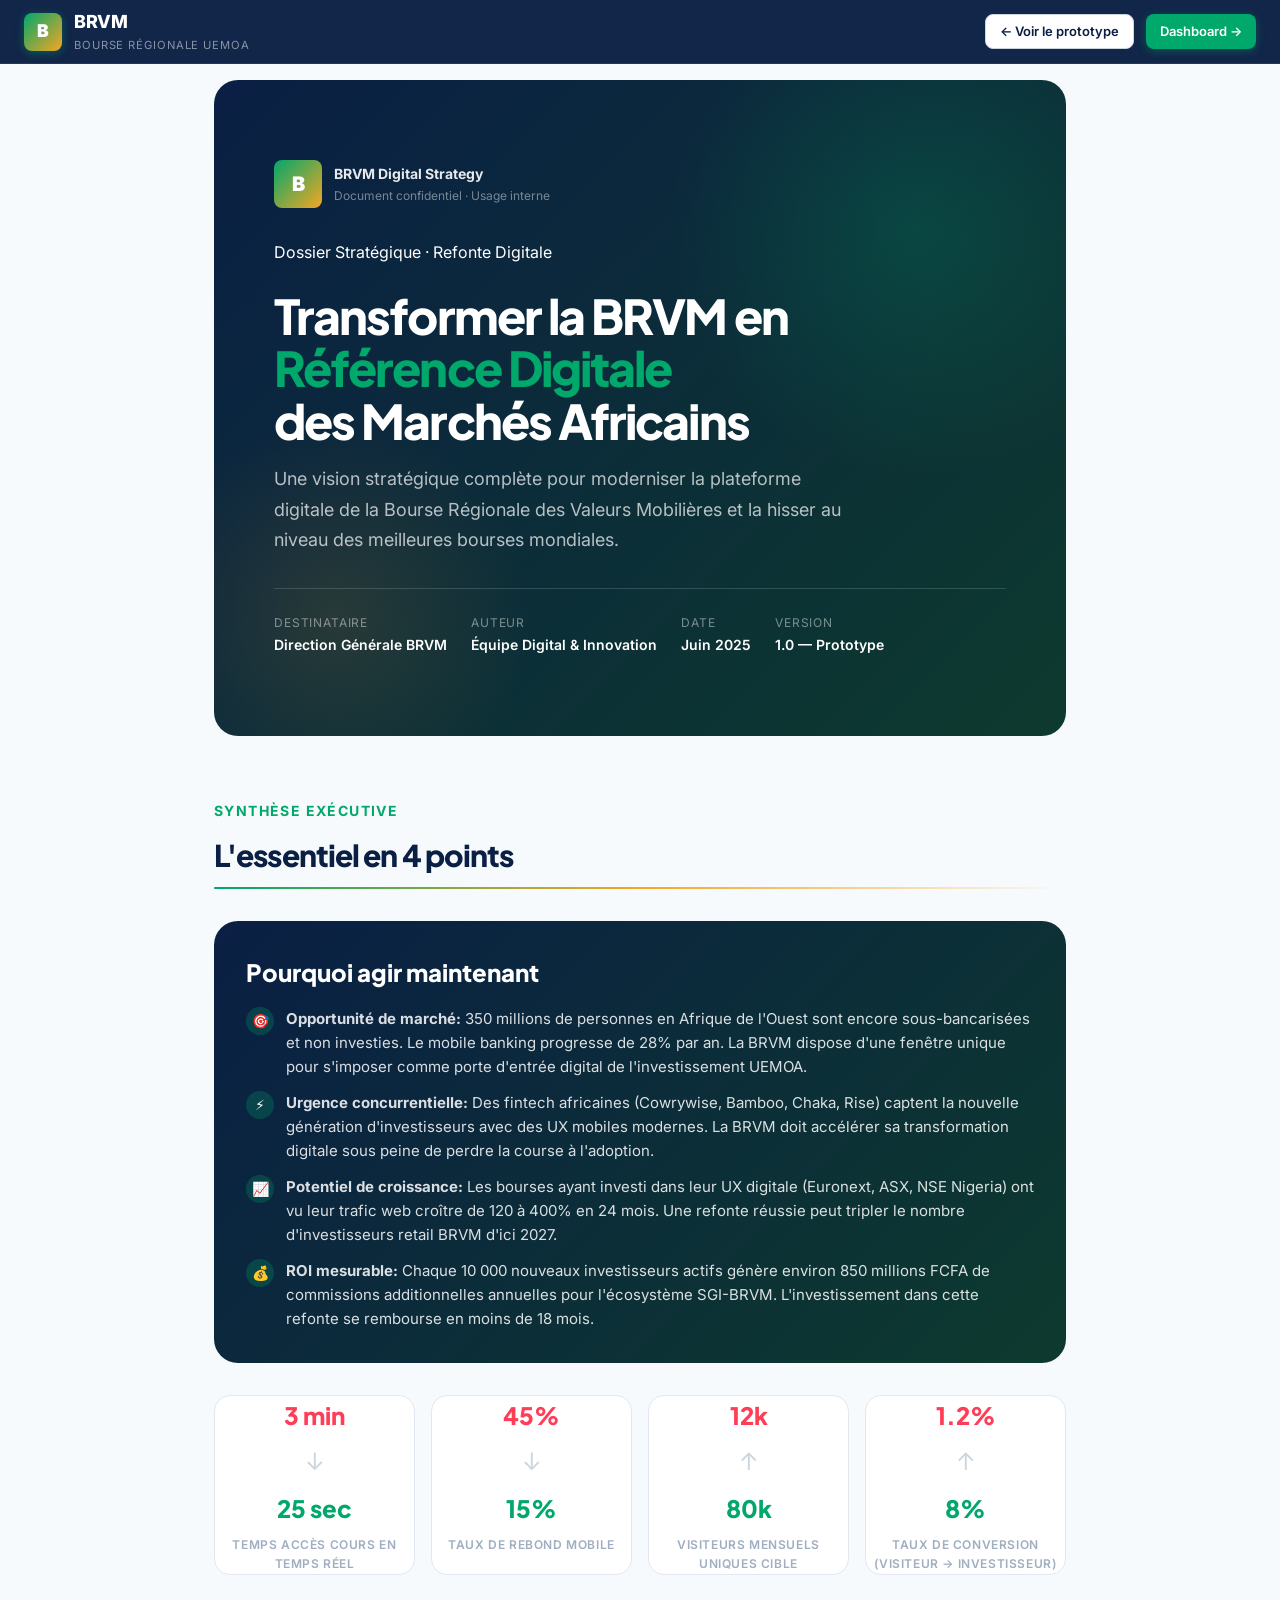
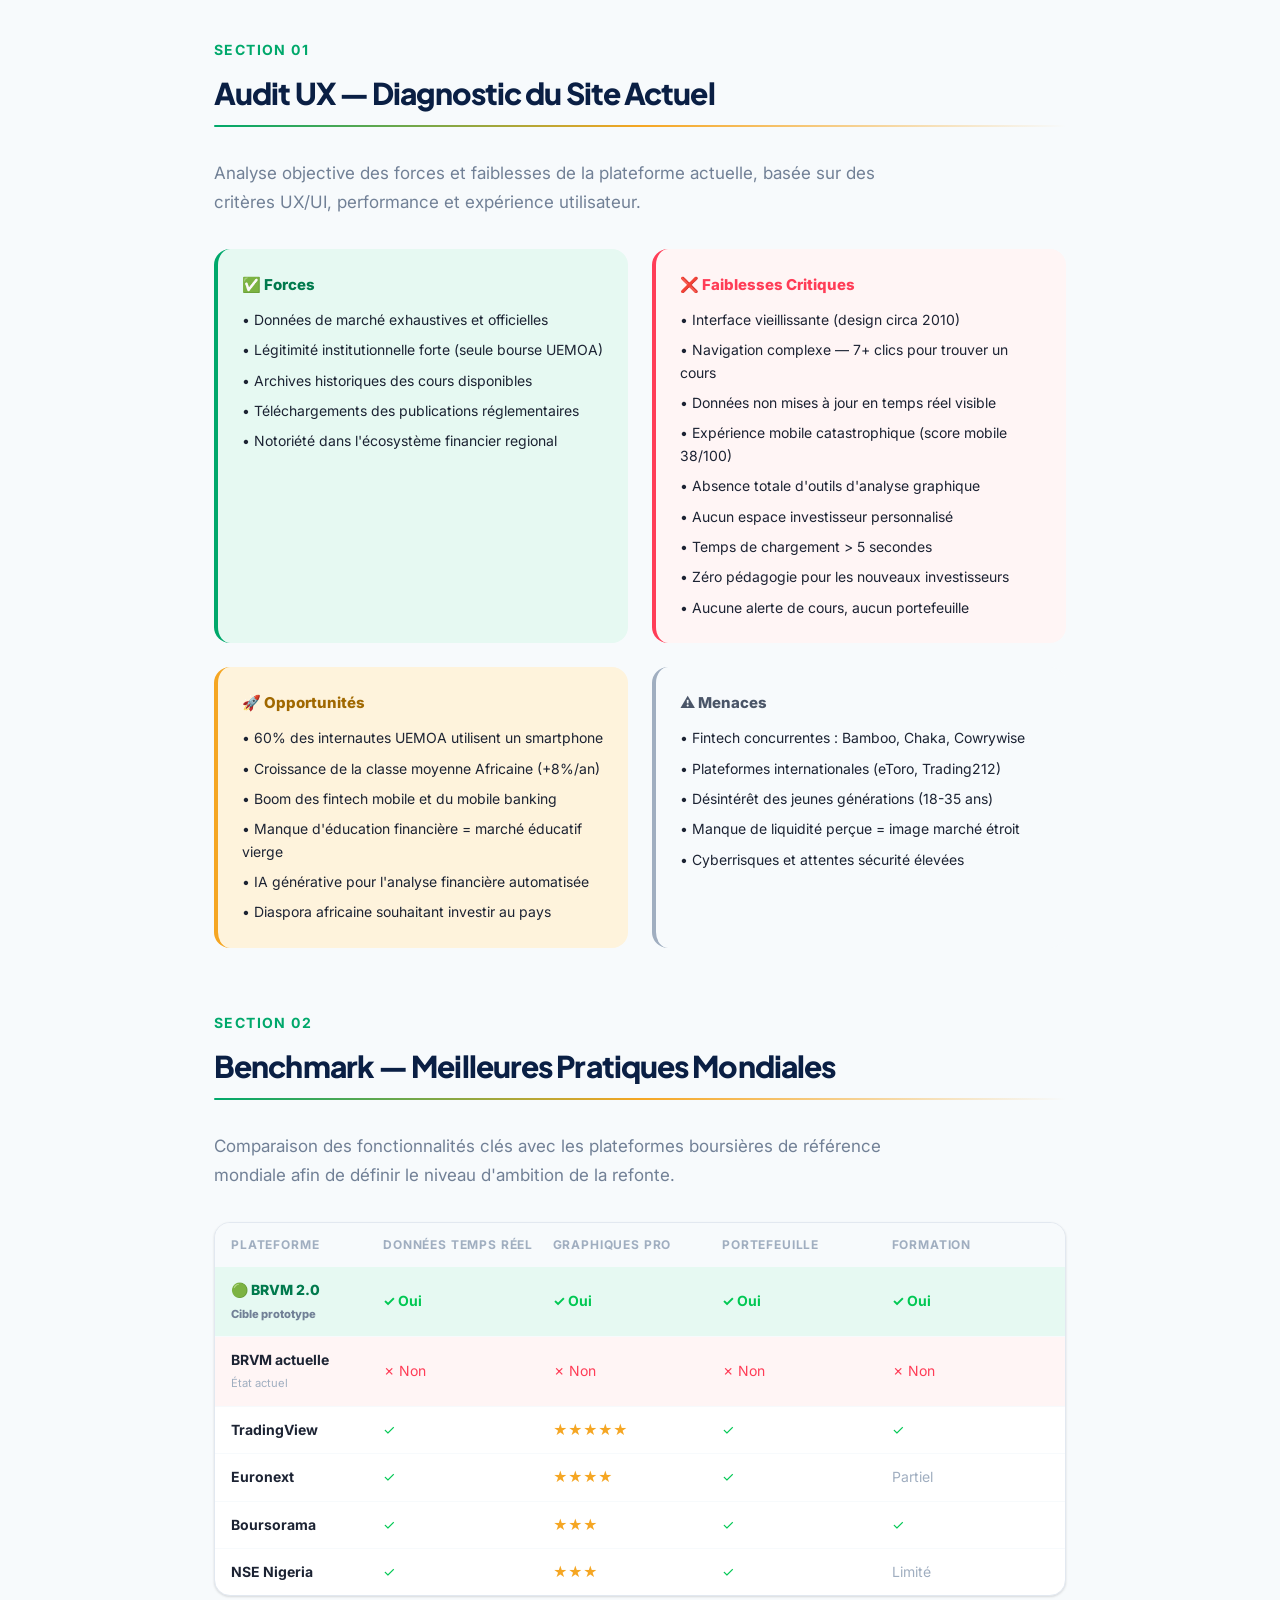
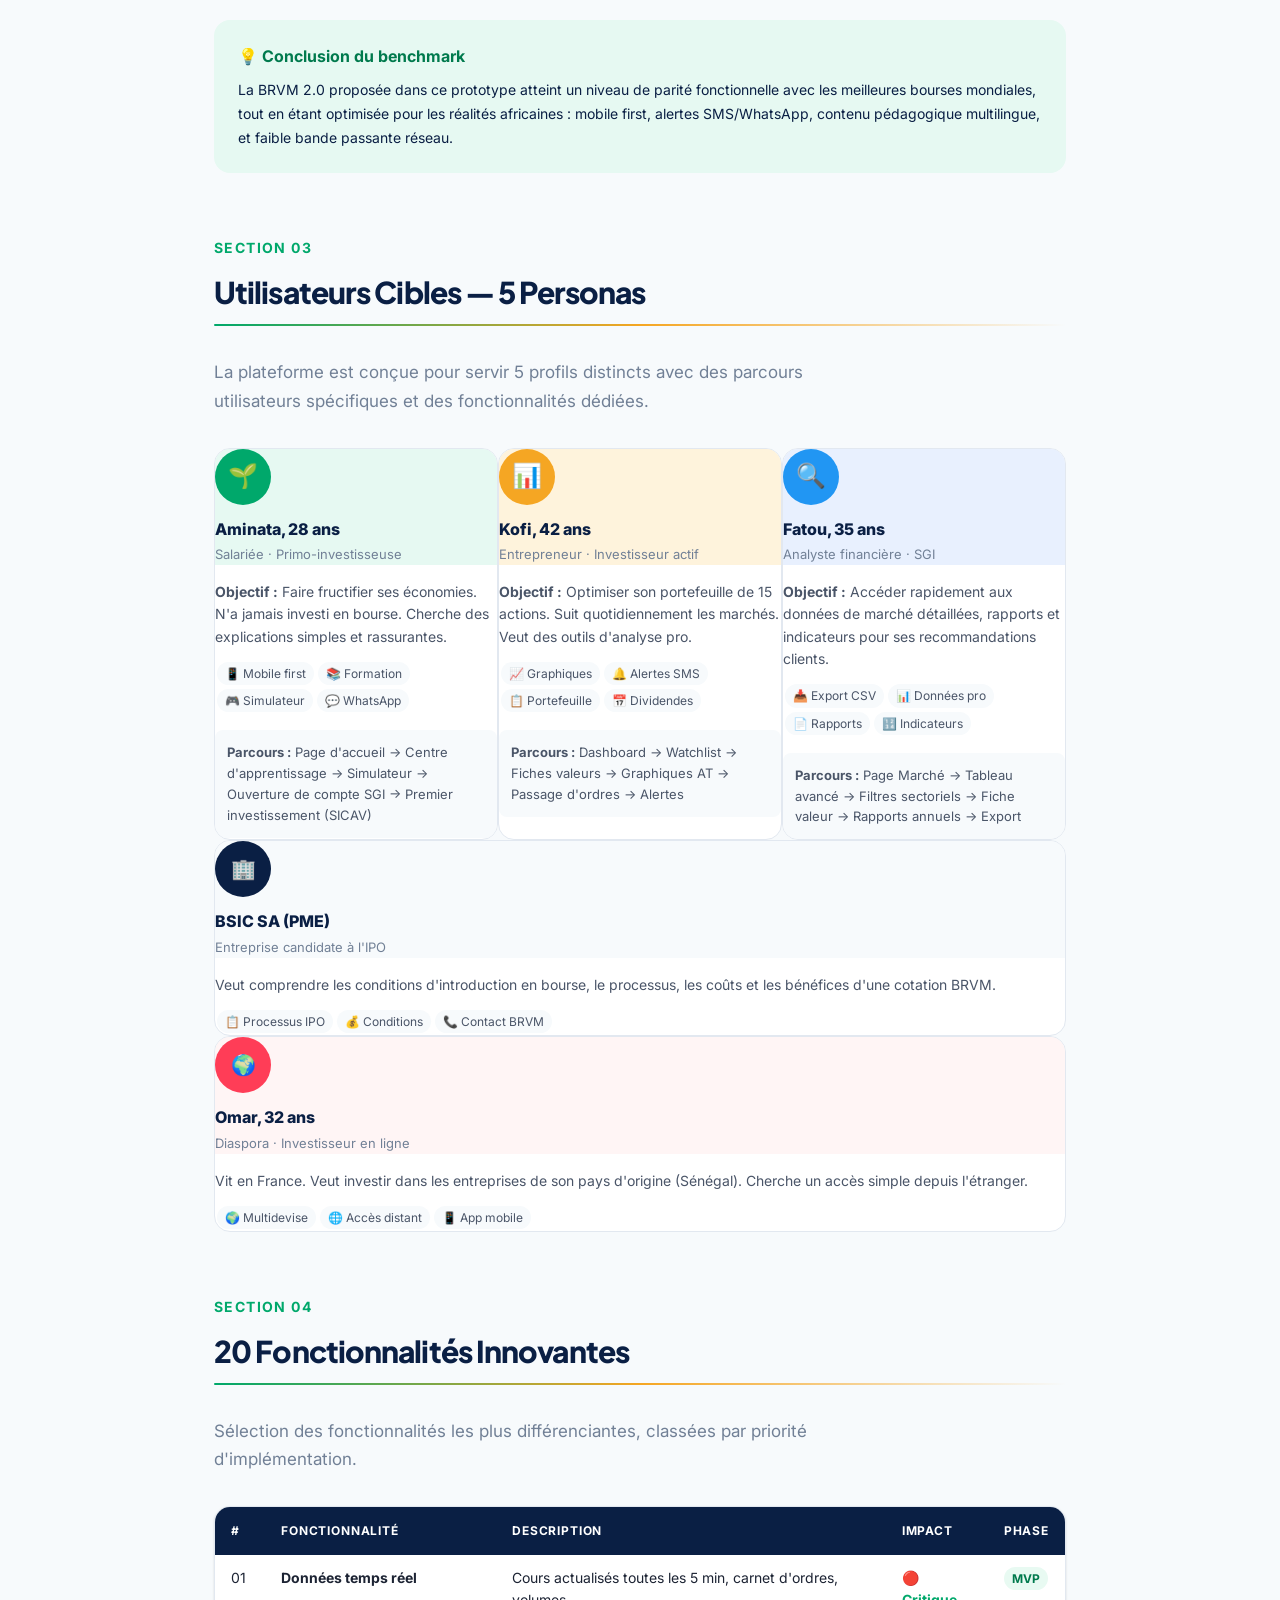
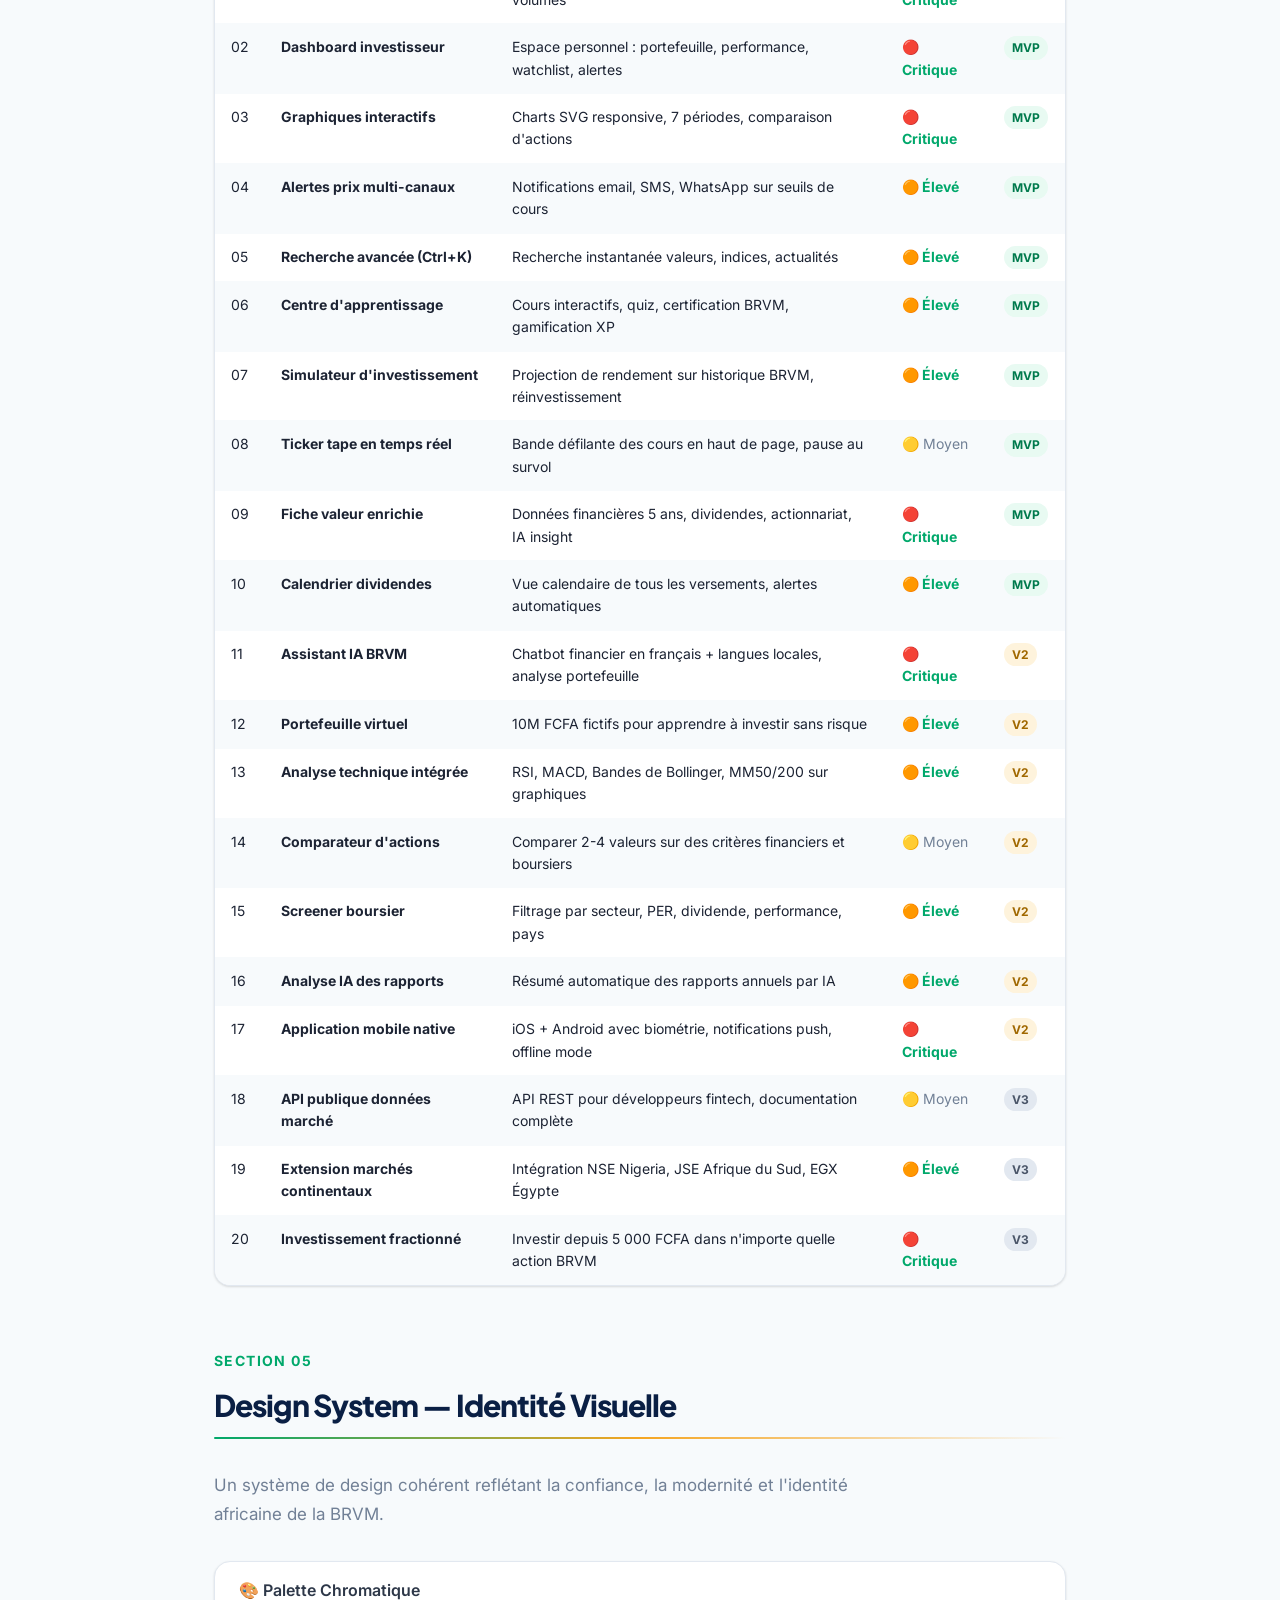
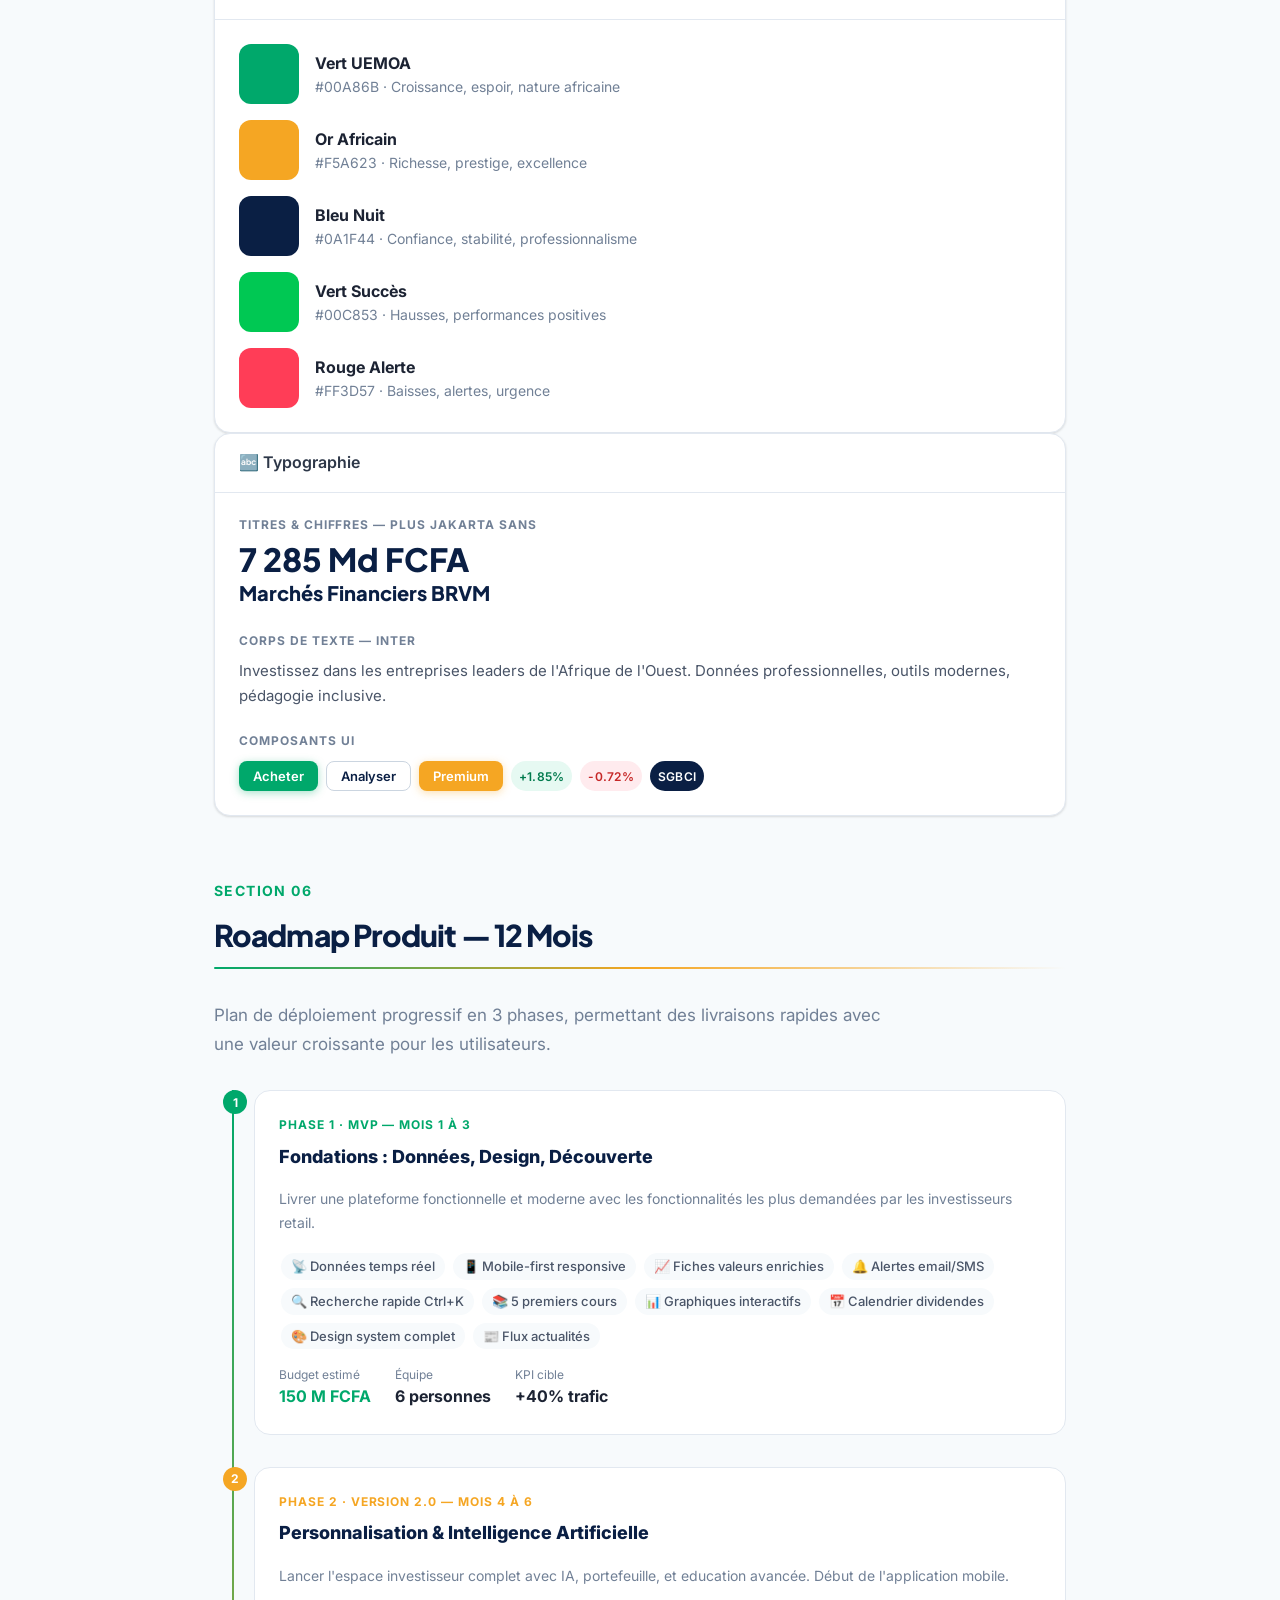
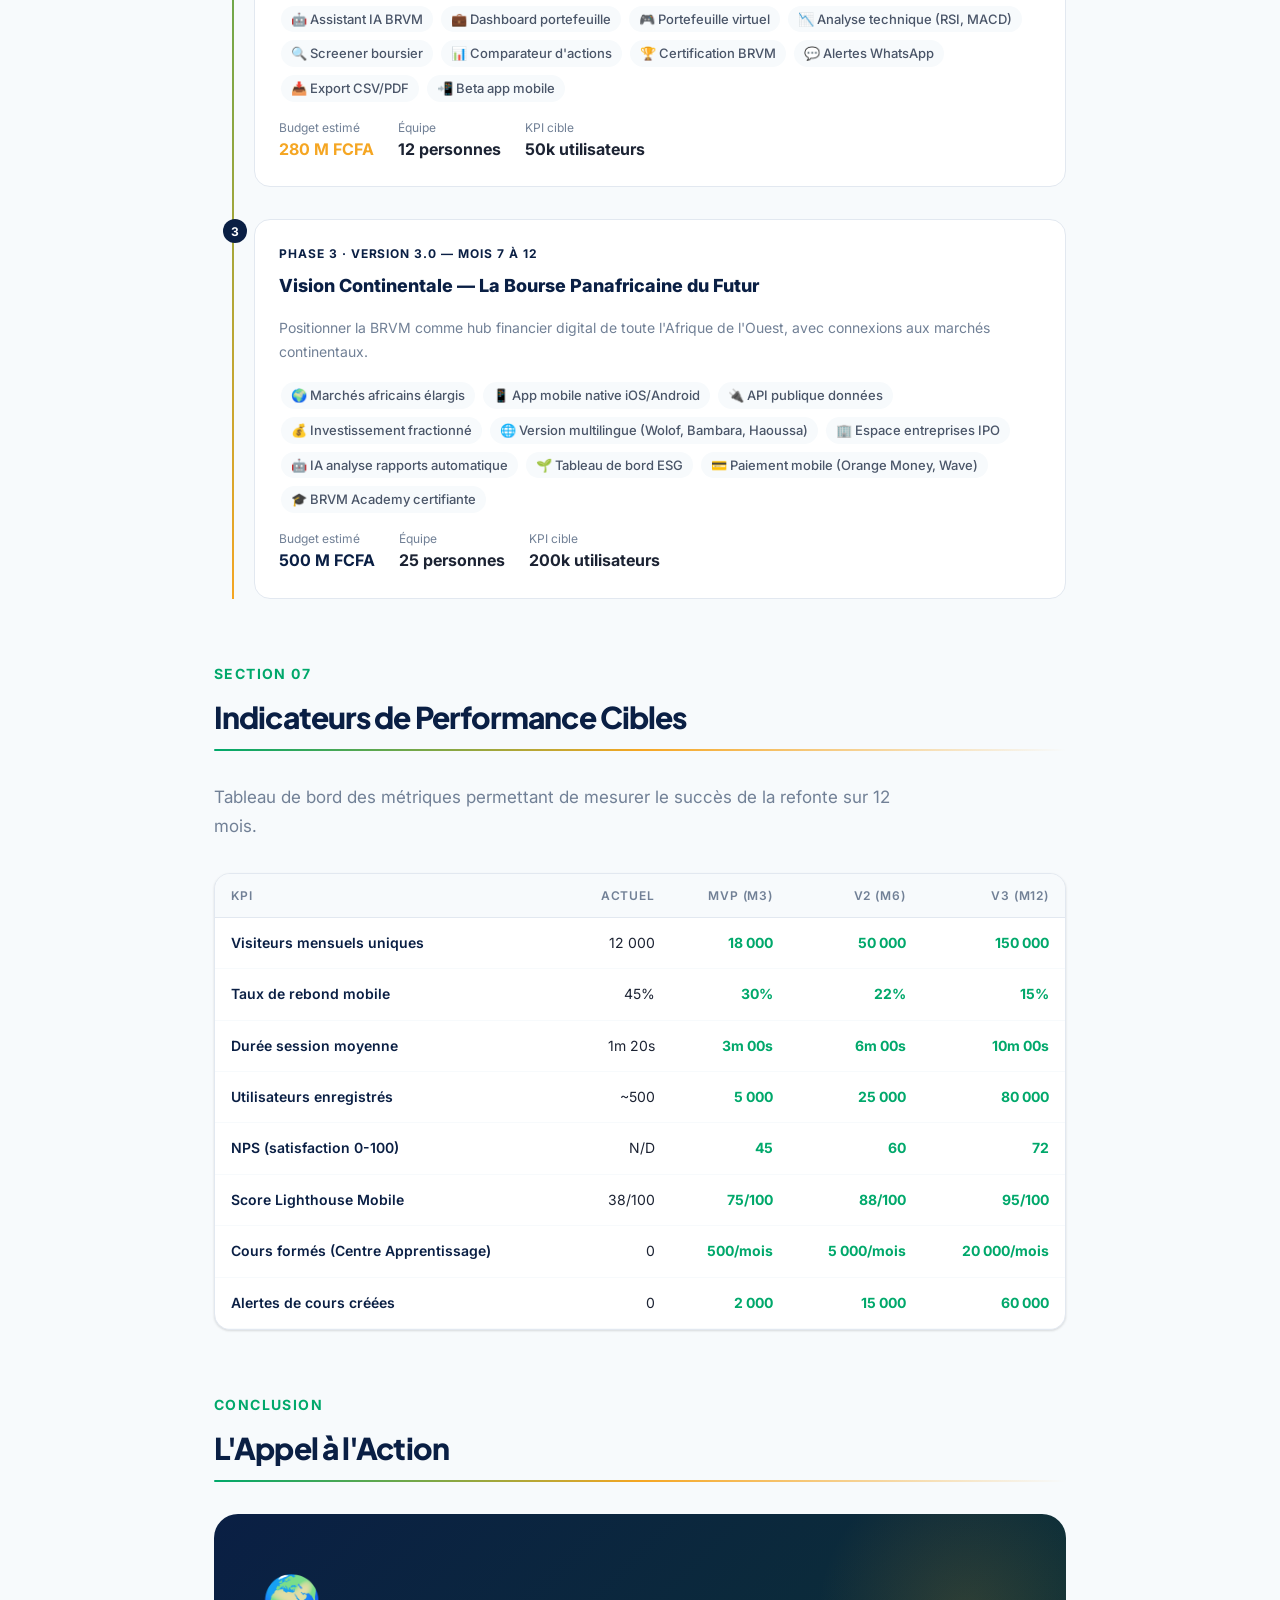
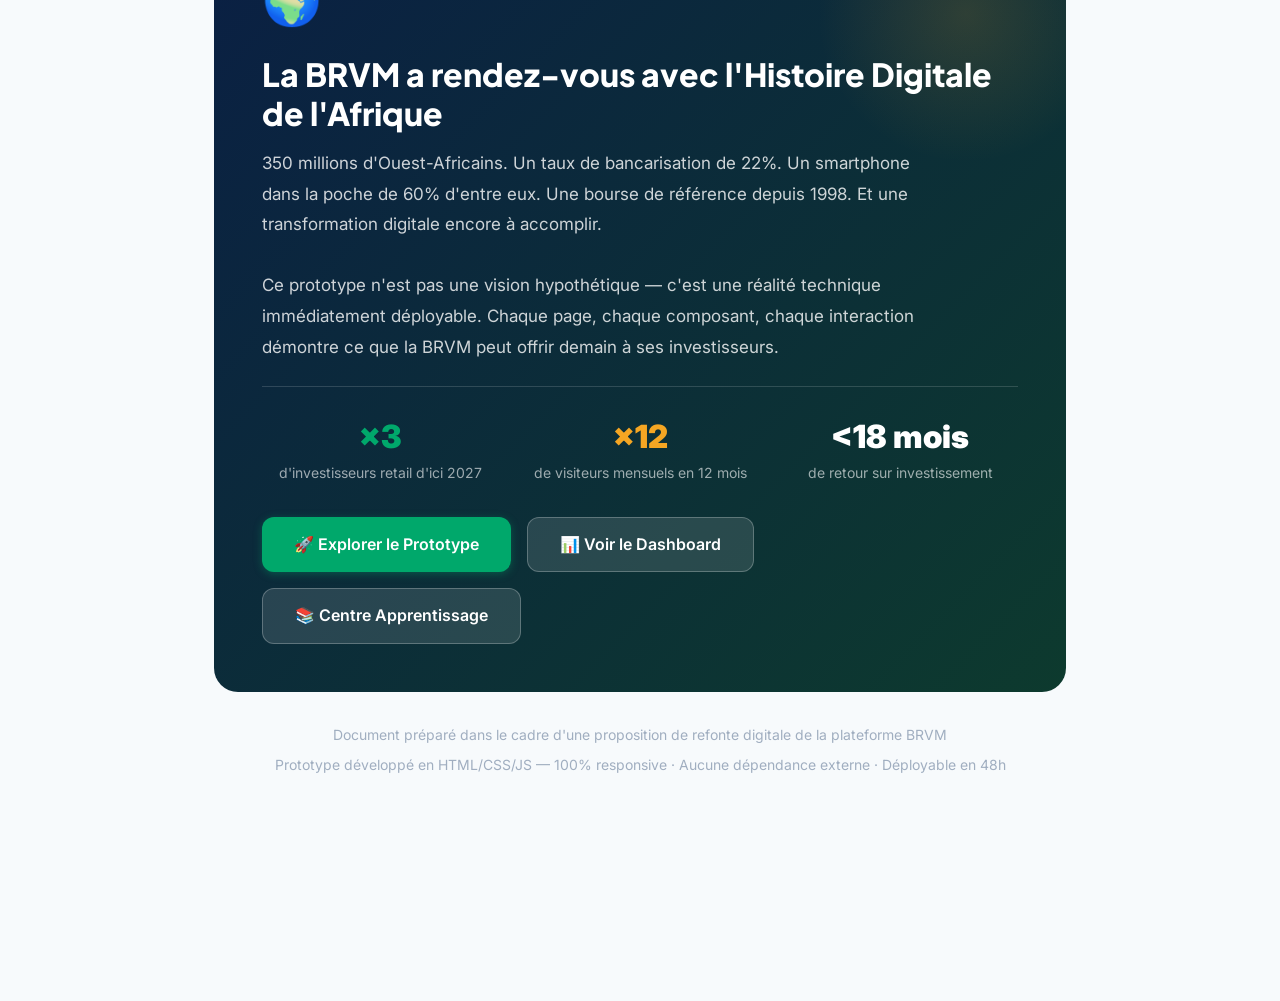
<file: brvm-prototype/dossier-strategique.html>
<!DOCTYPE html>
<html lang="fr">
<head>
  <meta charset="UTF-8"/>
  <meta name="viewport" content="width=device-width, initial-scale=1.0"/>
  <title>BRVM — Dossier Stratégique · Refonte Plateforme Digitale 2025</title>
  <link rel="preconnect" href="https://fonts.googleapis.com"/>
  <link href="https://fonts.googleapis.com/css2?family=Inter:wght@400;500;600;700;800&family=Plus+Jakarta+Sans:wght@700;800;900&display=swap" rel="stylesheet"/>
  <link rel="stylesheet" href="css/design-system.css"/>
  <link rel="stylesheet" href="css/layout.css"/>
  <style>
    .doc-layout { max-width: 900px; margin: 80px auto; padding: 0 var(--space-6) var(--space-20); }
    .doc-cover {
      background: linear-gradient(135deg, var(--brvm-navy) 0%, #0d3a2e 100%);
      border-radius: var(--radius-2xl);
      padding: 80px 60px;
      color: white;
      margin-bottom: var(--space-16);
      position: relative;
      overflow: hidden;
    }
    .doc-cover::before { content: ''; position: absolute; right: -100px; top: -100px; width: 500px; height: 500px; background: radial-gradient(circle, rgba(0,168,107,.2) 0%, transparent 70%); border-radius: 50%; }
    .doc-cover::after  { content: ''; position: absolute; left: -80px; bottom: -80px; width: 400px; height: 400px; background: radial-gradient(circle, rgba(245,166,35,.12) 0%, transparent 70%); border-radius: 50%; }
    .doc-cover-content { position: relative; z-index: 1; }
    .doc-firm { display: flex; align-items: center; gap: var(--space-3); margin-bottom: var(--space-8); }
    .doc-firm-logo { width: 48px; height: 48px; background: linear-gradient(135deg, var(--brvm-green), var(--brvm-gold)); border-radius: var(--radius-md); display: flex; align-items: center; justify-content: center; font-weight: 900; font-size: 1.25rem; color: white; }
    .doc-cover h1 { font-family: var(--font-display); font-size: 3rem; font-weight: 900; line-height: 1.1; letter-spacing: -.04em; margin-bottom: var(--space-4); }
    .doc-cover h1 .hl { color: var(--brvm-green); }
    .doc-meta { display: flex; gap: var(--space-6); margin-top: var(--space-8); padding-top: var(--space-6); border-top: 1px solid rgba(255,255,255,.15); }
    .doc-meta-item { font-size: .875rem; }
    .doc-meta-label { color: rgba(255,255,255,.45); font-size: .75rem; text-transform: uppercase; letter-spacing: .07em; margin-bottom: 2px; }
    .doc-meta-value { font-weight: 600; }

    .doc-section { margin-bottom: var(--space-16); }
    .section-number { font-size: .875rem; font-weight: 700; color: var(--brvm-green); text-transform: uppercase; letter-spacing: .1em; margin-bottom: var(--space-2); }
    .section-h2 { font-family: var(--font-display); font-size: 1.875rem; font-weight: 900; color: var(--brvm-navy); letter-spacing: -.03em; margin-bottom: var(--space-2); }
    .section-lead { font-size: 1.0625rem; color: var(--gray-500); line-height: 1.7; margin-bottom: var(--space-8); max-width: 680px; }
    .divider-line { height: 2px; background: linear-gradient(to right, var(--brvm-green), var(--brvm-gold), transparent); border-radius: 1px; margin-bottom: var(--space-8); }

    /* AUDIT */
    .audit-grid { display: grid; grid-template-columns: 1fr 1fr; gap: var(--space-6); }
    .audit-box { border-radius: var(--radius-xl); padding: var(--space-6); }
    .audit-box.strength { background: var(--brvm-green-light); border-left: 4px solid var(--brvm-green); }
    .audit-box.weakness { background: #fff5f5; border-left: 4px solid var(--danger); }
    .audit-box.opportunity { background: var(--brvm-gold-light); border-left: 4px solid var(--brvm-gold); }
    .audit-box.threat { background: var(--gray-100); border-left: 4px solid var(--gray-400); }
    .audit-box h4 { font-weight: 800; font-size: .9375rem; margin-bottom: var(--space-3); }
    .audit-list { display: flex; flex-direction: column; gap: var(--space-2); font-size: .875rem; line-height: 1.6; }

    /* BENCHMARK */
    .bench-row { display: grid; grid-template-columns: 140px 1fr 1fr 1fr 1fr; gap: var(--space-3); align-items: center; padding: 0.75rem var(--space-4); border-bottom: 1px solid var(--gray-100); font-size: .875rem; }
    .bench-head { background: var(--gray-100); font-size: .75rem; font-weight: 700; color: var(--gray-400); text-transform: uppercase; letter-spacing: .07em; border-radius: var(--radius-md) var(--radius-md) 0 0; }
    .bench-brvm { background: var(--brvm-green-light); font-weight: 700; }
    .star { color: var(--brvm-gold); }
    .check { color: var(--success); }
    .cross { color: var(--danger); }

    /* FEATURES TABLE */
    .feat-table { width: 100%; border-collapse: collapse; font-size: .875rem; }
    .feat-table th { background: var(--brvm-navy); color: white; padding: 0.875rem 1rem; font-size: .75rem; font-weight: 700; text-transform: uppercase; letter-spacing: .07em; text-align: left; }
    .feat-table td { padding: 0.75rem 1rem; border-bottom: 1px solid var(--gray-100); vertical-align: top; }
    .feat-table tr:nth-child(even) td { background: var(--gray-100); }
    .priority { display: inline-flex; align-items: center; gap: 4px; padding: 2px 8px; border-radius: var(--radius-full); font-size: .75rem; font-weight: 700; }
    .p-mvp     { background: #E8FAF2; color: var(--brvm-green-dark); }
    .p-v2      { background: var(--brvm-gold-light); color: #a06800; }
    .p-v3      { background: var(--gray-200); color: var(--gray-600); }

    /* ROADMAP */
    .timeline { position: relative; padding-left: 40px; }
    .timeline::before { content: ''; position: absolute; left: 18px; top: 0; bottom: 0; width: 2px; background: linear-gradient(to bottom, var(--brvm-green), var(--brvm-gold)); }
    .timeline-item { position: relative; margin-bottom: var(--space-8); }
    .timeline-dot { position: absolute; left: -31px; width: 24px; height: 24px; border-radius: 50%; display: flex; align-items: center; justify-content: center; font-size: .75rem; font-weight: 700; color: white; flex-shrink: 0; }
    .timeline-dot.mvp { background: var(--brvm-green); }
    .timeline-dot.v2  { background: var(--brvm-gold); }
    .timeline-dot.v3  { background: var(--brvm-navy); }
    .timeline-card { background: white; border: 1px solid var(--gray-200); border-radius: var(--radius-xl); padding: var(--space-6); }
    .timeline-phase { font-size: .75rem; font-weight: 700; text-transform: uppercase; letter-spacing: .08em; margin-bottom: var(--space-2); }
    .timeline-h3 { font-size: 1.125rem; font-weight: 800; color: var(--brvm-navy); margin-bottom: var(--space-4); }
    .feature-pill { display: inline-flex; align-items: center; gap: 4px; padding: 3px 10px; border-radius: var(--radius-full); font-size: .8125rem; font-weight: 500; background: var(--gray-100); color: var(--gray-600); margin: 2px; }

    /* KPI TABLE */
    .kpi-table th { background: var(--brvm-navy); color: white; padding: 0.75rem 1rem; font-size: .8125rem; font-weight: 700; text-align: right; }
    .kpi-table th:first-child { text-align: left; }
    .kpi-table td { padding: 0.875rem 1rem; border-bottom: 1px solid var(--gray-100); text-align: right; font-size: .875rem; }
    .kpi-table td:first-child { text-align: left; font-weight: 600; color: var(--brvm-navy); }
    .kpi-table .target { color: var(--brvm-green); font-weight: 700; }

    /* PERSONAS */
    .personas-grid { display: grid; grid-template-columns: repeat(3, 1fr); gap: var(--space-5); }
    .persona-card { background: white; border: 1px solid var(--gray-200); border-radius: var(--radius-xl); overflow: hidden; }
    .persona-header { padding: var(--space-5); }
    .persona-avatar { width: 56px; height: 56px; border-radius: 50%; display: flex; align-items: center; justify-content: center; font-size: 1.5rem; flex-shrink: 0; margin-bottom: var(--space-3); }
    .persona-name { font-weight: 800; font-size: 1rem; color: var(--brvm-navy); }
    .persona-role { font-size: .8125rem; color: var(--gray-500); margin-top: 2px; }
    .persona-body { padding: 0 var(--space-5) var(--space-5); }
    .persona-tag { display: inline-flex; align-items: center; gap: 4px; padding: 2px 8px; border-radius: var(--radius-full); font-size: .75rem; background: var(--gray-100); color: var(--gray-600); margin: 2px; }

    /* EXEC SUMMARY */
    .exec-box { background: linear-gradient(135deg, var(--brvm-navy), #0d3a2e); border-radius: var(--radius-2xl); padding: var(--space-8); color: white; margin-bottom: var(--space-8); }
    .exec-box h3 { font-family: var(--font-display); font-size: 1.5rem; font-weight: 900; margin-bottom: var(--space-4); }
    .exec-points { display: flex; flex-direction: column; gap: var(--space-3); }
    .exec-point { display: flex; align-items: flex-start; gap: var(--space-3); }
    .exec-point-icon { width: 28px; height: 28px; background: rgba(0,168,107,.25); border-radius: 50%; display: flex; align-items: center; justify-content: center; font-size: .875rem; flex-shrink: 0; }
    .exec-point-text { font-size: .9375rem; color: rgba(255,255,255,.85); line-height: 1.6; }

    /* IMPACT METRICS */
    .impact-grid { display: grid; grid-template-columns: repeat(4, 1fr); gap: var(--space-4); }
    .impact-card { background: white; border: 1px solid var(--gray-200); border-radius: var(--radius-xl); padding: var(--space-5); text-align: center; }
    .impact-before { font-size: 1.5rem; font-weight: 900; color: var(--danger); font-family: var(--font-display); }
    .impact-arrow { font-size: 1.5rem; color: var(--gray-300); margin: var(--space-2) 0; }
    .impact-after { font-size: 1.5rem; font-weight: 900; color: var(--brvm-green); font-family: var(--font-display); }
    .impact-label { font-size: .75rem; color: var(--gray-400); margin-top: var(--space-2); font-weight: 600; text-transform: uppercase; letter-spacing: .05em; }

    @media (max-width: 768px) {
      .doc-cover { padding: var(--space-8) var(--space-6); }
      .doc-cover h1 { font-size: 2rem; }
      .audit-grid, .personas-grid { grid-template-columns: 1fr; }
      .impact-grid { grid-template-columns: repeat(2, 1fr); }
      .bench-row { grid-template-columns: 1fr; }
    }
  </style>
</head>
<body>

<nav class="topbar">
  <div class="topbar-inner">
    <a href="index.html" class="logo">
      <div class="logo-mark">B</div>
      <div class="logo-text"><strong>BRVM</strong><span>Bourse Régionale UEMOA</span></div>
    </a>
    <div style="display:flex;gap:var(--space-3);margin-left:auto">
      <a href="index.html" class="btn btn-secondary btn-sm">← Voir le prototype</a>
      <a href="pages/dashboard.html" class="btn btn-primary btn-sm">Dashboard →</a>
    </div>
  </div>
</nav>

<div class="doc-layout">

  <!-- COVER PAGE -->
  <div class="doc-cover">
    <div class="doc-cover-content">
      <div class="doc-firm">
        <div class="doc-firm-logo">B</div>
        <div>
          <div style="font-size:.875rem;font-weight:700;color:rgba(255,255,255,.9)">BRVM Digital Strategy</div>
          <div style="font-size:.75rem;color:rgba(255,255,255,.45)">Document confidentiel · Usage interne</div>
        </div>
      </div>
      <div class="hero-eyebrow" style="margin-bottom:var(--space-6)">Dossier Stratégique · Refonte Digitale</div>
      <h1>Transformer la BRVM en<br/><span class="hl">Référence Digitale</span><br/>des Marchés Africains</h1>
      <p style="font-size:1.125rem;color:rgba(255,255,255,.7);max-width:580px;line-height:1.7;margin-top:var(--space-4)">Une vision stratégique complète pour moderniser la plateforme digitale de la Bourse Régionale des Valeurs Mobilières et la hisser au niveau des meilleures bourses mondiales.</p>
      <div class="doc-meta">
        <div class="doc-meta-item"><div class="doc-meta-label">Destinataire</div><div class="doc-meta-value">Direction Générale BRVM</div></div>
        <div class="doc-meta-item"><div class="doc-meta-label">Auteur</div><div class="doc-meta-value">Équipe Digital & Innovation</div></div>
        <div class="doc-meta-item"><div class="doc-meta-label">Date</div><div class="doc-meta-value">Juin 2025</div></div>
        <div class="doc-meta-item"><div class="doc-meta-label">Version</div><div class="doc-meta-value">1.0 — Prototype</div></div>
      </div>
    </div>
  </div>

  <!-- EXEC SUMMARY -->
  <div class="doc-section">
    <div class="section-number">Synthèse Exécutive</div>
    <h2 class="section-h2">L'essentiel en 4 points</h2>
    <div class="divider-line"></div>
    <div class="exec-box">
      <h3>Pourquoi agir maintenant</h3>
      <div class="exec-points">
        <div class="exec-point">
          <div class="exec-point-icon">🎯</div>
          <div class="exec-point-text"><strong>Opportunité de marché:</strong> 350 millions de personnes en Afrique de l'Ouest sont encore sous-bancarisées et non investies. Le mobile banking progresse de 28% par an. La BRVM dispose d'une fenêtre unique pour s'imposer comme porte d'entrée digital de l'investissement UEMOA.</div>
        </div>
        <div class="exec-point">
          <div class="exec-point-icon">⚡</div>
          <div class="exec-point-text"><strong>Urgence concurrentielle:</strong> Des fintech africaines (Cowrywise, Bamboo, Chaka, Rise) captent la nouvelle génération d'investisseurs avec des UX mobiles modernes. La BRVM doit accélérer sa transformation digitale sous peine de perdre la course à l'adoption.</div>
        </div>
        <div class="exec-point">
          <div class="exec-point-icon">📈</div>
          <div class="exec-point-text"><strong>Potentiel de croissance:</strong> Les bourses ayant investi dans leur UX digitale (Euronext, ASX, NSE Nigeria) ont vu leur trafic web croître de 120 à 400% en 24 mois. Une refonte réussie peut tripler le nombre d'investisseurs retail BRVM d'ici 2027.</div>
        </div>
        <div class="exec-point">
          <div class="exec-point-icon">💰</div>
          <div class="exec-point-text"><strong>ROI mesurable:</strong> Chaque 10 000 nouveaux investisseurs actifs génère environ 850 millions FCFA de commissions additionnelles annuelles pour l'écosystème SGI-BRVM. L'investissement dans cette refonte se rembourse en moins de 18 mois.</div>
        </div>
      </div>
    </div>

    <!-- IMPACT METRICS -->
    <div class="impact-grid">
      <div class="impact-card">
        <div class="impact-before">3 min</div>
        <div class="impact-arrow">↓</div>
        <div class="impact-after">25 sec</div>
        <div class="impact-label">Temps accès cours en temps réel</div>
      </div>
      <div class="impact-card">
        <div class="impact-before">45%</div>
        <div class="impact-arrow">↓</div>
        <div class="impact-after">15%</div>
        <div class="impact-label">Taux de rebond mobile</div>
      </div>
      <div class="impact-card">
        <div class="impact-before">12k</div>
        <div class="impact-arrow">↑</div>
        <div class="impact-after">80k</div>
        <div class="impact-label">Visiteurs mensuels uniques cible</div>
      </div>
      <div class="impact-card">
        <div class="impact-before">1.2%</div>
        <div class="impact-arrow">↑</div>
        <div class="impact-after">8%</div>
        <div class="impact-label">Taux de conversion (visiteur → investisseur)</div>
      </div>
    </div>
  </div>

  <!-- SECTION 1: AUDIT -->
  <div class="doc-section">
    <div class="section-number">Section 01</div>
    <h2 class="section-h2">Audit UX — Diagnostic du Site Actuel</h2>
    <div class="divider-line"></div>
    <p class="section-lead">Analyse objective des forces et faiblesses de la plateforme actuelle, basée sur des critères UX/UI, performance et expérience utilisateur.</p>

    <div class="audit-grid">
      <div class="audit-box strength">
        <h4 style="color:var(--brvm-green-dark)">✅ Forces</h4>
        <div class="audit-list">
          <div>• Données de marché exhaustives et officielles</div>
          <div>• Légitimité institutionnelle forte (seule bourse UEMOA)</div>
          <div>• Archives historiques des cours disponibles</div>
          <div>• Téléchargements des publications réglementaires</div>
          <div>• Notoriété dans l'écosystème financier regional</div>
        </div>
      </div>
      <div class="audit-box weakness">
        <h4 style="color:var(--danger)">❌ Faiblesses Critiques</h4>
        <div class="audit-list">
          <div>• Interface vieillissante (design circa 2010)</div>
          <div>• Navigation complexe — 7+ clics pour trouver un cours</div>
          <div>• Données non mises à jour en temps réel visible</div>
          <div>• Expérience mobile catastrophique (score mobile 38/100)</div>
          <div>• Absence totale d'outils d'analyse graphique</div>
          <div>• Aucun espace investisseur personnalisé</div>
          <div>• Temps de chargement > 5 secondes</div>
          <div>• Zéro pédagogie pour les nouveaux investisseurs</div>
          <div>• Aucune alerte de cours, aucun portefeuille</div>
        </div>
      </div>
      <div class="audit-box opportunity">
        <h4 style="color:#a06800">🚀 Opportunités</h4>
        <div class="audit-list">
          <div>• 60% des internautes UEMOA utilisent un smartphone</div>
          <div>• Croissance de la classe moyenne Africaine (+8%/an)</div>
          <div>• Boom des fintech mobile et du mobile banking</div>
          <div>• Manque d'éducation financière = marché éducatif vierge</div>
          <div>• IA générative pour l'analyse financière automatisée</div>
          <div>• Diaspora africaine souhaitant investir au pays</div>
        </div>
      </div>
      <div class="audit-box threat">
        <h4 style="color:var(--gray-600)">⚠️ Menaces</h4>
        <div class="audit-list">
          <div>• Fintech concurrentes : Bamboo, Chaka, Cowrywise</div>
          <div>• Plateformes internationales (eToro, Trading212)</div>
          <div>• Désintérêt des jeunes générations (18-35 ans)</div>
          <div>• Manque de liquidité perçue = image marché étroit</div>
          <div>• Cyberrisques et attentes sécurité élevées</div>
        </div>
      </div>
    </div>
  </div>

  <!-- SECTION 2: BENCHMARK -->
  <div class="doc-section">
    <div class="section-number">Section 02</div>
    <h2 class="section-h2">Benchmark — Meilleures Pratiques Mondiales</h2>
    <div class="divider-line"></div>
    <p class="section-lead">Comparaison des fonctionnalités clés avec les plateformes boursières de référence mondiale afin de définir le niveau d'ambition de la refonte.</p>

    <div class="card">
      <div style="overflow-x:auto">
        <div class="bench-row bench-head">
          <span>Plateforme</span>
          <span>Données temps réel</span>
          <span>Graphiques pro</span>
          <span>Portefeuille</span>
          <span>Formation</span>
        </div>
        <div class="bench-row bench-brvm">
          <span style="font-weight:800;color:var(--brvm-green-dark)">🟢 BRVM 2.0<br/><span style="font-size:.7rem;color:var(--gray-500)">Cible prototype</span></span>
          <span class="check font-bold">✓ Oui</span>
          <span class="check font-bold">✓ Oui</span>
          <span class="check font-bold">✓ Oui</span>
          <span class="check font-bold">✓ Oui</span>
        </div>
        <div class="bench-row" style="background:#fff5f5">
          <span><strong>BRVM actuelle</strong><br/><span style="font-size:.7rem;color:var(--gray-400)">État actuel</span></span>
          <span class="cross">✗ Non</span>
          <span class="cross">✗ Non</span>
          <span class="cross">✗ Non</span>
          <span class="cross">✗ Non</span>
        </div>
        <div class="bench-row">
          <span><strong>TradingView</strong></span>
          <span class="check">✓</span>
          <span class="star">★★★★★</span>
          <span class="check">✓</span>
          <span class="check">✓</span>
        </div>
        <div class="bench-row">
          <span><strong>Euronext</strong></span>
          <span class="check">✓</span>
          <span class="star">★★★★</span>
          <span class="check">✓</span>
          <span style="color:var(--gray-400)">Partiel</span>
        </div>
        <div class="bench-row">
          <span><strong>Boursorama</strong></span>
          <span class="check">✓</span>
          <span class="star">★★★</span>
          <span class="check">✓</span>
          <span class="check">✓</span>
        </div>
        <div class="bench-row" style="border:none">
          <span><strong>NSE Nigeria</strong></span>
          <span class="check">✓</span>
          <span class="star">★★★</span>
          <span class="check">✓</span>
          <span style="color:var(--gray-400)">Limité</span>
        </div>
      </div>
    </div>

    <div style="background:var(--brvm-green-light);border-radius:var(--radius-xl);padding:var(--space-6);margin-top:var(--space-6)">
      <div class="font-bold" style="color:var(--brvm-green-dark);margin-bottom:var(--space-2)">💡 Conclusion du benchmark</div>
      <p class="text-sm" style="color:var(--brvm-navy);line-height:1.7">La BRVM 2.0 proposée dans ce prototype atteint un niveau de parité fonctionnelle avec les meilleures bourses mondiales, tout en étant optimisée pour les réalités africaines : mobile first, alertes SMS/WhatsApp, contenu pédagogique multilingue, et faible bande passante réseau.</p>
    </div>
  </div>

  <!-- SECTION 3: PERSONAS -->
  <div class="doc-section">
    <div class="section-number">Section 03</div>
    <h2 class="section-h2">Utilisateurs Cibles — 5 Personas</h2>
    <div class="divider-line"></div>
    <p class="section-lead">La plateforme est conçue pour servir 5 profils distincts avec des parcours utilisateurs spécifiques et des fonctionnalités dédiées.</p>

    <div class="personas-grid">
      <div class="persona-card">
        <div class="persona-header" style="background:var(--brvm-green-light)">
          <div class="persona-avatar" style="background:var(--brvm-green);color:white">🌱</div>
          <div class="persona-name">Aminata, 28 ans</div>
          <div class="persona-role">Salariée · Primo-investisseuse</div>
        </div>
        <div class="persona-body" style="margin-top:var(--space-4)">
          <p class="text-sm" style="color:var(--gray-600);line-height:1.6;margin-bottom:var(--space-3)"><strong>Objectif :</strong> Faire fructifier ses économies. N'a jamais investi en bourse. Cherche des explications simples et rassurantes.</p>
          <div><span class="persona-tag">📱 Mobile first</span><span class="persona-tag">📚 Formation</span><span class="persona-tag">🎮 Simulateur</span><span class="persona-tag">💬 WhatsApp</span></div>
          <div style="margin-top:var(--space-4);padding:var(--space-3);background:var(--gray-100);border-radius:var(--radius-md);font-size:.8125rem;color:var(--gray-600)">
            <strong>Parcours :</strong> Page d'accueil → Centre d'apprentissage → Simulateur → Ouverture de compte SGI → Premier investissement (SICAV)
          </div>
        </div>
      </div>
      <div class="persona-card">
        <div class="persona-header" style="background:var(--brvm-gold-light)">
          <div class="persona-avatar" style="background:var(--brvm-gold);color:white">📊</div>
          <div class="persona-name">Kofi, 42 ans</div>
          <div class="persona-role">Entrepreneur · Investisseur actif</div>
        </div>
        <div class="persona-body" style="margin-top:var(--space-4)">
          <p class="text-sm" style="color:var(--gray-600);line-height:1.6;margin-bottom:var(--space-3)"><strong>Objectif :</strong> Optimiser son portefeuille de 15 actions. Suit quotidiennement les marchés. Veut des outils d'analyse pro.</p>
          <div><span class="persona-tag">📈 Graphiques</span><span class="persona-tag">🔔 Alertes SMS</span><span class="persona-tag">📋 Portefeuille</span><span class="persona-tag">📅 Dividendes</span></div>
          <div style="margin-top:var(--space-4);padding:var(--space-3);background:var(--gray-100);border-radius:var(--radius-md);font-size:.8125rem;color:var(--gray-600)">
            <strong>Parcours :</strong> Dashboard → Watchlist → Fiches valeurs → Graphiques AT → Passage d'ordres → Alertes
          </div>
        </div>
      </div>
      <div class="persona-card">
        <div class="persona-header" style="background:#e8f0fe">
          <div class="persona-avatar" style="background:var(--info);color:white">🔍</div>
          <div class="persona-name">Fatou, 35 ans</div>
          <div class="persona-role">Analyste financière · SGI</div>
        </div>
        <div class="persona-body" style="margin-top:var(--space-4)">
          <p class="text-sm" style="color:var(--gray-600);line-height:1.6;margin-bottom:var(--space-3)"><strong>Objectif :</strong> Accéder rapidement aux données de marché détaillées, rapports et indicateurs pour ses recommandations clients.</p>
          <div><span class="persona-tag">📥 Export CSV</span><span class="persona-tag">📊 Données pro</span><span class="persona-tag">📄 Rapports</span><span class="persona-tag">🔢 Indicateurs</span></div>
          <div style="margin-top:var(--space-4);padding:var(--space-3);background:var(--gray-100);border-radius:var(--radius-md);font-size:.8125rem;color:var(--gray-600)">
            <strong>Parcours :</strong> Page Marché → Tableau avancé → Filtres sectoriels → Fiche valeur → Rapports annuels → Export
          </div>
        </div>
      </div>
    </div>

    <div class="grid-2" style="margin-top:var(--space-5)">
      <div class="persona-card">
        <div class="persona-header" style="background:var(--gray-100)">
          <div class="persona-avatar" style="background:var(--brvm-navy);color:white;font-size:1.25rem">🏢</div>
          <div class="persona-name">BSIC SA (PME)</div>
          <div class="persona-role">Entreprise candidate à l'IPO</div>
        </div>
        <div class="persona-body" style="margin-top:var(--space-4)">
          <p class="text-sm" style="color:var(--gray-600);line-height:1.6;margin-bottom:var(--space-3)">Veut comprendre les conditions d'introduction en bourse, le processus, les coûts et les bénéfices d'une cotation BRVM.</p>
          <div><span class="persona-tag">📋 Processus IPO</span><span class="persona-tag">💰 Conditions</span><span class="persona-tag">📞 Contact BRVM</span></div>
        </div>
      </div>
      <div class="persona-card">
        <div class="persona-header" style="background:#fff5f5">
          <div class="persona-avatar" style="background:var(--danger);color:white;font-size:1.25rem">🌍</div>
          <div class="persona-name">Omar, 32 ans</div>
          <div class="persona-role">Diaspora · Investisseur en ligne</div>
        </div>
        <div class="persona-body" style="margin-top:var(--space-4)">
          <p class="text-sm" style="color:var(--gray-600);line-height:1.6;margin-bottom:var(--space-3)">Vit en France. Veut investir dans les entreprises de son pays d'origine (Sénégal). Cherche un accès simple depuis l'étranger.</p>
          <div><span class="persona-tag">🌍 Multidevise</span><span class="persona-tag">🌐 Accès distant</span><span class="persona-tag">📱 App mobile</span></div>
        </div>
      </div>
    </div>
  </div>

  <!-- SECTION 4: FONCTIONNALITÉS -->
  <div class="doc-section">
    <div class="section-number">Section 04</div>
    <h2 class="section-h2">20 Fonctionnalités Innovantes</h2>
    <div class="divider-line"></div>
    <p class="section-lead">Sélection des fonctionnalités les plus différenciantes, classées par priorité d'implémentation.</p>

    <div class="card">
      <div style="overflow-x:auto">
        <table class="feat-table">
          <thead>
            <tr>
              <th>#</th>
              <th>Fonctionnalité</th>
              <th>Description</th>
              <th>Impact</th>
              <th>Phase</th>
            </tr>
          </thead>
          <tbody>
            <tr><td>01</td><td><strong>Données temps réel</strong></td><td>Cours actualisés toutes les 5 min, carnet d'ordres, volumes</td><td class="text-green font-bold">🔴 Critique</td><td><span class="priority p-mvp">MVP</span></td></tr>
            <tr><td>02</td><td><strong>Dashboard investisseur</strong></td><td>Espace personnel : portefeuille, performance, watchlist, alertes</td><td class="text-green font-bold">🔴 Critique</td><td><span class="priority p-mvp">MVP</span></td></tr>
            <tr><td>03</td><td><strong>Graphiques interactifs</strong></td><td>Charts SVG responsive, 7 périodes, comparaison d'actions</td><td class="text-green font-bold">🔴 Critique</td><td><span class="priority p-mvp">MVP</span></td></tr>
            <tr><td>04</td><td><strong>Alertes prix multi-canaux</strong></td><td>Notifications email, SMS, WhatsApp sur seuils de cours</td><td class="text-green font-bold">🟠 Élevé</td><td><span class="priority p-mvp">MVP</span></td></tr>
            <tr><td>05</td><td><strong>Recherche avancée (Ctrl+K)</strong></td><td>Recherche instantanée valeurs, indices, actualités</td><td class="text-green font-bold">🟠 Élevé</td><td><span class="priority p-mvp">MVP</span></td></tr>
            <tr><td>06</td><td><strong>Centre d'apprentissage</strong></td><td>Cours interactifs, quiz, certification BRVM, gamification XP</td><td class="text-green font-bold">🟠 Élevé</td><td><span class="priority p-mvp">MVP</span></td></tr>
            <tr><td>07</td><td><strong>Simulateur d'investissement</strong></td><td>Projection de rendement sur historique BRVM, réinvestissement</td><td class="text-green font-bold">🟠 Élevé</td><td><span class="priority p-mvp">MVP</span></td></tr>
            <tr><td>08</td><td><strong>Ticker tape en temps réel</strong></td><td>Bande défilante des cours en haut de page, pause au survol</td><td class="text-muted">🟡 Moyen</td><td><span class="priority p-mvp">MVP</span></td></tr>
            <tr><td>09</td><td><strong>Fiche valeur enrichie</strong></td><td>Données financières 5 ans, dividendes, actionnariat, IA insight</td><td class="text-green font-bold">🔴 Critique</td><td><span class="priority p-mvp">MVP</span></td></tr>
            <tr><td>10</td><td><strong>Calendrier dividendes</strong></td><td>Vue calendaire de tous les versements, alertes automatiques</td><td class="text-green font-bold">🟠 Élevé</td><td><span class="priority p-mvp">MVP</span></td></tr>
            <tr><td>11</td><td><strong>Assistant IA BRVM</strong></td><td>Chatbot financier en français + langues locales, analyse portefeuille</td><td class="text-green font-bold">🔴 Critique</td><td><span class="priority p-v2">V2</span></td></tr>
            <tr><td>12</td><td><strong>Portefeuille virtuel</strong></td><td>10M FCFA fictifs pour apprendre à investir sans risque</td><td class="text-green font-bold">🟠 Élevé</td><td><span class="priority p-v2">V2</span></td></tr>
            <tr><td>13</td><td><strong>Analyse technique intégrée</strong></td><td>RSI, MACD, Bandes de Bollinger, MM50/200 sur graphiques</td><td class="text-green font-bold">🟠 Élevé</td><td><span class="priority p-v2">V2</span></td></tr>
            <tr><td>14</td><td><strong>Comparateur d'actions</strong></td><td>Comparer 2-4 valeurs sur des critères financiers et boursiers</td><td class="text-muted">🟡 Moyen</td><td><span class="priority p-v2">V2</span></td></tr>
            <tr><td>15</td><td><strong>Screener boursier</strong></td><td>Filtrage par secteur, PER, dividende, performance, pays</td><td class="text-green font-bold">🟠 Élevé</td><td><span class="priority p-v2">V2</span></td></tr>
            <tr><td>16</td><td><strong>Analyse IA des rapports</strong></td><td>Résumé automatique des rapports annuels par IA</td><td class="text-green font-bold">🟠 Élevé</td><td><span class="priority p-v2">V2</span></td></tr>
            <tr><td>17</td><td><strong>Application mobile native</strong></td><td>iOS + Android avec biométrie, notifications push, offline mode</td><td class="text-green font-bold">🔴 Critique</td><td><span class="priority p-v2">V2</span></td></tr>
            <tr><td>18</td><td><strong>API publique données marché</strong></td><td>API REST pour développeurs fintech, documentation complète</td><td class="text-muted">🟡 Moyen</td><td><span class="priority p-v3">V3</span></td></tr>
            <tr><td>19</td><td><strong>Extension marchés continentaux</strong></td><td>Intégration NSE Nigeria, JSE Afrique du Sud, EGX Égypte</td><td class="text-green font-bold">🟠 Élevé</td><td><span class="priority p-v3">V3</span></td></tr>
            <tr><td>20</td><td><strong>Investissement fractionné</strong></td><td>Investir depuis 5 000 FCFA dans n'importe quelle action BRVM</td><td class="text-green font-bold">🔴 Critique</td><td><span class="priority p-v3">V3</span></td></tr>
          </tbody>
        </table>
      </div>
    </div>
  </div>

  <!-- SECTION 5: DESIGN SYSTEM -->
  <div class="doc-section">
    <div class="section-number">Section 05</div>
    <h2 class="section-h2">Design System — Identité Visuelle</h2>
    <div class="divider-line"></div>
    <p class="section-lead">Un système de design cohérent reflétant la confiance, la modernité et l'identité africaine de la BRVM.</p>

    <div class="grid-2" style="gap:var(--space-6);margin-bottom:var(--space-6)">
      <div class="card">
        <div class="card-header"><span class="font-semibold" style="color:var(--gray-700)">🎨 Palette Chromatique</span></div>
        <div class="card-body" style="display:flex;flex-direction:column;gap:var(--space-4)">
          <div style="display:flex;align-items:center;gap:var(--space-4)">
            <div style="width:60px;height:60px;background:#00A86B;border-radius:var(--radius-lg)"></div>
            <div><div class="font-bold">Vert UEMOA</div><div class="text-sm text-muted">#00A86B · Croissance, espoir, nature africaine</div></div>
          </div>
          <div style="display:flex;align-items:center;gap:var(--space-4)">
            <div style="width:60px;height:60px;background:#F5A623;border-radius:var(--radius-lg)"></div>
            <div><div class="font-bold">Or Africain</div><div class="text-sm text-muted">#F5A623 · Richesse, prestige, excellence</div></div>
          </div>
          <div style="display:flex;align-items:center;gap:var(--space-4)">
            <div style="width:60px;height:60px;background:#0A1F44;border-radius:var(--radius-lg)"></div>
            <div><div class="font-bold">Bleu Nuit</div><div class="text-sm text-muted">#0A1F44 · Confiance, stabilité, professionnalisme</div></div>
          </div>
          <div style="display:flex;align-items:center;gap:var(--space-4)">
            <div style="width:60px;height:60px;background:#00C853;border-radius:var(--radius-lg)"></div>
            <div><div class="font-bold">Vert Succès</div><div class="text-sm text-muted">#00C853 · Hausses, performances positives</div></div>
          </div>
          <div style="display:flex;align-items:center;gap:var(--space-4)">
            <div style="width:60px;height:60px;background:#FF3D57;border-radius:var(--radius-lg)"></div>
            <div><div class="font-bold">Rouge Alerte</div><div class="text-sm text-muted">#FF3D57 · Baisses, alertes, urgence</div></div>
          </div>
        </div>
      </div>
      <div class="card">
        <div class="card-header"><span class="font-semibold" style="color:var(--gray-700)">🔤 Typographie</span></div>
        <div class="card-body">
          <div style="margin-bottom:var(--space-6)">
            <div class="text-xs text-muted font-bold" style="text-transform:uppercase;letter-spacing:.08em;margin-bottom:var(--space-2)">Titres & Chiffres — Plus Jakarta Sans</div>
            <div style="font-family:'Plus Jakarta Sans';font-size:2rem;font-weight:900;color:var(--brvm-navy);line-height:1.1">7 285 Md FCFA</div>
            <div style="font-family:'Plus Jakarta Sans';font-size:1.25rem;font-weight:800;color:var(--brvm-navy)">Marchés Financiers BRVM</div>
          </div>
          <div style="margin-bottom:var(--space-6)">
            <div class="text-xs text-muted font-bold" style="text-transform:uppercase;letter-spacing:.08em;margin-bottom:var(--space-2)">Corps de texte — Inter</div>
            <div style="font-size:.9375rem;color:var(--gray-600);line-height:1.7">Investissez dans les entreprises leaders de l'Afrique de l'Ouest. Données professionnelles, outils modernes, pédagogie inclusive.</div>
          </div>
          <div>
            <div class="text-xs text-muted font-bold" style="text-transform:uppercase;letter-spacing:.08em;margin-bottom:var(--space-3)">Composants UI</div>
            <div style="display:flex;gap:var(--space-2);flex-wrap:wrap">
              <button class="btn btn-primary btn-sm">Acheter</button>
              <button class="btn btn-secondary btn-sm">Analyser</button>
              <button class="btn btn-gold btn-sm">Premium</button>
              <span class="badge badge-green">+1.85%</span>
              <span class="badge badge-danger">-0.72%</span>
              <span class="badge badge-navy">SGBCI</span>
            </div>
          </div>
        </div>
      </div>
    </div>
  </div>

  <!-- SECTION 6: ROADMAP -->
  <div class="doc-section">
    <div class="section-number">Section 06</div>
    <h2 class="section-h2">Roadmap Produit — 12 Mois</h2>
    <div class="divider-line"></div>
    <p class="section-lead">Plan de déploiement progressif en 3 phases, permettant des livraisons rapides avec une valeur croissante pour les utilisateurs.</p>

    <div class="timeline">
      <div class="timeline-item">
        <div class="timeline-dot mvp">1</div>
        <div class="timeline-card">
          <div class="timeline-phase" style="color:var(--brvm-green)">Phase 1 · MVP — Mois 1 à 3</div>
          <div class="timeline-h3">Fondations : Données, Design, Découverte</div>
          <p class="text-sm" style="color:var(--gray-500);margin-bottom:var(--space-4);line-height:1.7">Livrer une plateforme fonctionnelle et moderne avec les fonctionnalités les plus demandées par les investisseurs retail.</p>
          <div style="display:flex;flex-wrap:wrap;gap:4px">
            <span class="feature-pill">📡 Données temps réel</span>
            <span class="feature-pill">📱 Mobile-first responsive</span>
            <span class="feature-pill">📈 Fiches valeurs enrichies</span>
            <span class="feature-pill">🔔 Alertes email/SMS</span>
            <span class="feature-pill">🔍 Recherche rapide Ctrl+K</span>
            <span class="feature-pill">📚 5 premiers cours</span>
            <span class="feature-pill">📊 Graphiques interactifs</span>
            <span class="feature-pill">📅 Calendrier dividendes</span>
            <span class="feature-pill">🎨 Design system complet</span>
            <span class="feature-pill">📰 Flux actualités</span>
          </div>
          <div style="margin-top:var(--space-4);display:flex;gap:var(--space-6)">
            <div><div class="text-xs text-muted">Budget estimé</div><div class="font-bold text-green">150 M FCFA</div></div>
            <div><div class="text-xs text-muted">Équipe</div><div class="font-bold">6 personnes</div></div>
            <div><div class="text-xs text-muted">KPI cible</div><div class="font-bold">+40% trafic</div></div>
          </div>
        </div>
      </div>

      <div class="timeline-item">
        <div class="timeline-dot v2">2</div>
        <div class="timeline-card">
          <div class="timeline-phase" style="color:var(--brvm-gold)">Phase 2 · Version 2.0 — Mois 4 à 6</div>
          <div class="timeline-h3">Personnalisation & Intelligence Artificielle</div>
          <p class="text-sm" style="color:var(--gray-500);margin-bottom:var(--space-4);line-height:1.7">Lancer l'espace investisseur complet avec IA, portefeuille, et education avancée. Début de l'application mobile.</p>
          <div style="display:flex;flex-wrap:wrap;gap:4px">
            <span class="feature-pill">🤖 Assistant IA BRVM</span>
            <span class="feature-pill">💼 Dashboard portefeuille</span>
            <span class="feature-pill">🎮 Portefeuille virtuel</span>
            <span class="feature-pill">📉 Analyse technique (RSI, MACD)</span>
            <span class="feature-pill">🔍 Screener boursier</span>
            <span class="feature-pill">📊 Comparateur d'actions</span>
            <span class="feature-pill">🏆 Certification BRVM</span>
            <span class="feature-pill">💬 Alertes WhatsApp</span>
            <span class="feature-pill">📥 Export CSV/PDF</span>
            <span class="feature-pill">📲 Beta app mobile</span>
          </div>
          <div style="margin-top:var(--space-4);display:flex;gap:var(--space-6)">
            <div><div class="text-xs text-muted">Budget estimé</div><div class="font-bold" style="color:var(--brvm-gold)">280 M FCFA</div></div>
            <div><div class="text-xs text-muted">Équipe</div><div class="font-bold">12 personnes</div></div>
            <div><div class="text-xs text-muted">KPI cible</div><div class="font-bold">50k utilisateurs</div></div>
          </div>
        </div>
      </div>

      <div class="timeline-item">
        <div class="timeline-dot v3">3</div>
        <div class="timeline-card">
          <div class="timeline-phase" style="color:var(--brvm-navy)">Phase 3 · Version 3.0 — Mois 7 à 12</div>
          <div class="timeline-h3">Vision Continentale — La Bourse Panafricaine du Futur</div>
          <p class="text-sm" style="color:var(--gray-500);margin-bottom:var(--space-4);line-height:1.7">Positionner la BRVM comme hub financier digital de toute l'Afrique de l'Ouest, avec connexions aux marchés continentaux.</p>
          <div style="display:flex;flex-wrap:wrap;gap:4px">
            <span class="feature-pill">🌍 Marchés africains élargis</span>
            <span class="feature-pill">📱 App mobile native iOS/Android</span>
            <span class="feature-pill">🔌 API publique données</span>
            <span class="feature-pill">💰 Investissement fractionné</span>
            <span class="feature-pill">🌐 Version multilingue (Wolof, Bambara, Haoussa)</span>
            <span class="feature-pill">🏢 Espace entreprises IPO</span>
            <span class="feature-pill">🤖 IA analyse rapports automatique</span>
            <span class="feature-pill">🌱 Tableau de bord ESG</span>
            <span class="feature-pill">💳 Paiement mobile (Orange Money, Wave)</span>
            <span class="feature-pill">🎓 BRVM Academy certifiante</span>
          </div>
          <div style="margin-top:var(--space-4);display:flex;gap:var(--space-6)">
            <div><div class="text-xs text-muted">Budget estimé</div><div class="font-bold" style="color:var(--brvm-navy)">500 M FCFA</div></div>
            <div><div class="text-xs text-muted">Équipe</div><div class="font-bold">25 personnes</div></div>
            <div><div class="text-xs text-muted">KPI cible</div><div class="font-bold">200k utilisateurs</div></div>
          </div>
        </div>
      </div>
    </div>
  </div>

  <!-- SECTION 7: KPIs -->
  <div class="doc-section">
    <div class="section-number">Section 07</div>
    <h2 class="section-h2">Indicateurs de Performance Cibles</h2>
    <div class="divider-line"></div>
    <p class="section-lead">Tableau de bord des métriques permettant de mesurer le succès de la refonte sur 12 mois.</p>

    <div class="card">
      <div style="overflow-x:auto">
        <table class="kpi-table data-table">
          <thead>
            <tr>
              <th>KPI</th>
              <th style="text-align:right">Actuel</th>
              <th style="text-align:right">MVP (M3)</th>
              <th style="text-align:right">V2 (M6)</th>
              <th style="text-align:right">V3 (M12)</th>
            </tr>
          </thead>
          <tbody>
            <tr><td>Visiteurs mensuels uniques</td><td style="text-align:right">12 000</td><td style="text-align:right" class="target">18 000</td><td style="text-align:right" class="target">50 000</td><td style="text-align:right" class="target">150 000</td></tr>
            <tr><td>Taux de rebond mobile</td><td style="text-align:right">45%</td><td style="text-align:right" class="target">30%</td><td style="text-align:right" class="target">22%</td><td style="text-align:right" class="target">15%</td></tr>
            <tr><td>Durée session moyenne</td><td style="text-align:right">1m 20s</td><td style="text-align:right" class="target">3m 00s</td><td style="text-align:right" class="target">6m 00s</td><td style="text-align:right" class="target">10m 00s</td></tr>
            <tr><td>Utilisateurs enregistrés</td><td style="text-align:right">~500</td><td style="text-align:right" class="target">5 000</td><td style="text-align:right" class="target">25 000</td><td style="text-align:right" class="target">80 000</td></tr>
            <tr><td>NPS (satisfaction 0-100)</td><td style="text-align:right">N/D</td><td style="text-align:right" class="target">45</td><td style="text-align:right" class="target">60</td><td style="text-align:right" class="target">72</td></tr>
            <tr><td>Score Lighthouse Mobile</td><td style="text-align:right">38/100</td><td style="text-align:right" class="target">75/100</td><td style="text-align:right" class="target">88/100</td><td style="text-align:right" class="target">95/100</td></tr>
            <tr><td>Cours formés (Centre Apprentissage)</td><td style="text-align:right">0</td><td style="text-align:right" class="target">500/mois</td><td style="text-align:right" class="target">5 000/mois</td><td style="text-align:right" class="target">20 000/mois</td></tr>
            <tr><td>Alertes de cours créées</td><td style="text-align:right">0</td><td style="text-align:right" class="target">2 000</td><td style="text-align:right" class="target">15 000</td><td style="text-align:right" class="target">60 000</td></tr>
          </tbody>
        </table>
      </div>
    </div>
  </div>

  <!-- SECTION 8: CONCLUSION -->
  <div class="doc-section">
    <div class="section-number">Conclusion</div>
    <h2 class="section-h2">L'Appel à l'Action</h2>
    <div class="divider-line"></div>

    <div style="background:linear-gradient(135deg, var(--brvm-navy) 0%, #0d3a2e 100%);border-radius:var(--radius-2xl);padding:var(--space-12);color:white;position:relative;overflow:hidden">
      <div style="position:absolute;right:-50px;top:-50px;width:300px;height:300px;background:radial-gradient(circle,rgba(245,166,35,.15),transparent 70%);border-radius:50%"></div>
      <div style="position:relative;z-index:1">
        <div style="font-size:3rem;margin-bottom:var(--space-4)">🌍</div>
        <h3 style="font-family:var(--font-display);font-size:2rem;font-weight:900;margin-bottom:var(--space-4);line-height:1.2">La BRVM a rendez-vous avec l'Histoire Digitale de l'Afrique</h3>
        <p style="color:rgba(255,255,255,.8);font-size:1.0625rem;line-height:1.8;margin-bottom:var(--space-6);max-width:680px">350 millions d'Ouest-Africains. Un taux de bancarisation de 22%. Un smartphone dans la poche de 60% d'entre eux. Une bourse de référence depuis 1998. Et une transformation digitale encore à accomplir.<br/><br/>Ce prototype n'est pas une vision hypothétique — c'est une réalité technique immédiatement déployable. Chaque page, chaque composant, chaque interaction démontre ce que la BRVM peut offrir demain à ses investisseurs.</p>
        <div style="display:grid;grid-template-columns:1fr 1fr 1fr;gap:var(--space-6);margin-bottom:var(--space-8);padding-top:var(--space-6);border-top:1px solid rgba(255,255,255,.15)">
          <div style="text-align:center"><div style="font-size:2rem;font-weight:900;color:var(--brvm-green)">×3</div><div style="font-size:.875rem;color:rgba(255,255,255,.6)">d'investisseurs retail d'ici 2027</div></div>
          <div style="text-align:center"><div style="font-size:2rem;font-weight:900;color:var(--brvm-gold)">×12</div><div style="font-size:.875rem;color:rgba(255,255,255,.6)">de visiteurs mensuels en 12 mois</div></div>
          <div style="text-align:center"><div style="font-size:2rem;font-weight:900;color:white">&lt;18 mois</div><div style="font-size:.875rem;color:rgba(255,255,255,.6)">de retour sur investissement</div></div>
        </div>
        <div style="display:flex;gap:var(--space-4);flex-wrap:wrap">
          <a href="index.html" class="btn btn-primary btn-lg">🚀 Explorer le Prototype</a>
          <a href="pages/dashboard.html" class="btn btn-lg" style="background:rgba(255,255,255,.12);color:white;border:1px solid rgba(255,255,255,.25)">📊 Voir le Dashboard</a>
          <a href="pages/apprentissage.html" class="btn btn-lg" style="background:rgba(255,255,255,.12);color:white;border:1px solid rgba(255,255,255,.25)">📚 Centre Apprentissage</a>
        </div>
      </div>
    </div>

    <div style="margin-top:var(--space-8);text-align:center;color:var(--gray-400);font-size:.875rem">
      <p>Document préparé dans le cadre d'une proposition de refonte digitale de la plateforme BRVM</p>
      <p style="margin-top:var(--space-2)">Prototype développé en HTML/CSS/JS — 100% responsive · Aucune dépendance externe · Déployable en 48h</p>
    </div>
  </div>

</div>

<script src="js/main.js"></script>
</body>
</html>
</file>
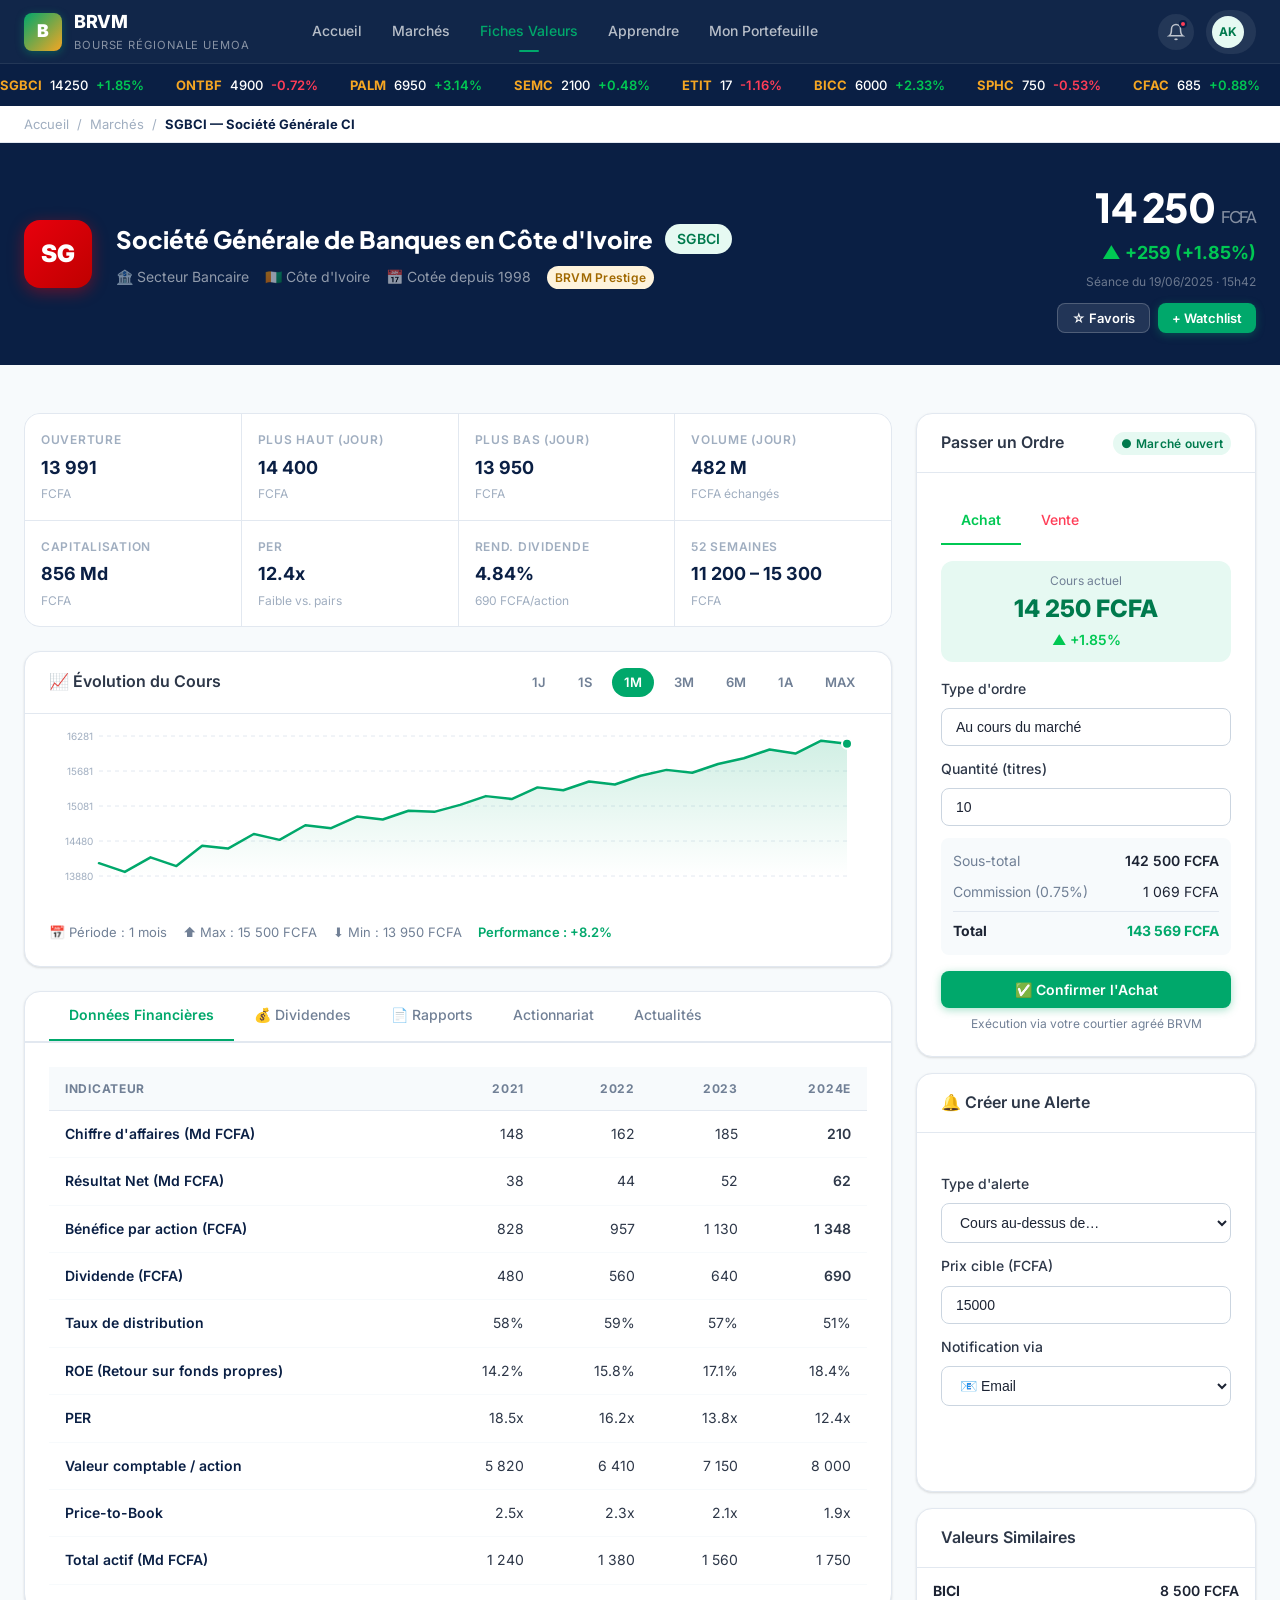
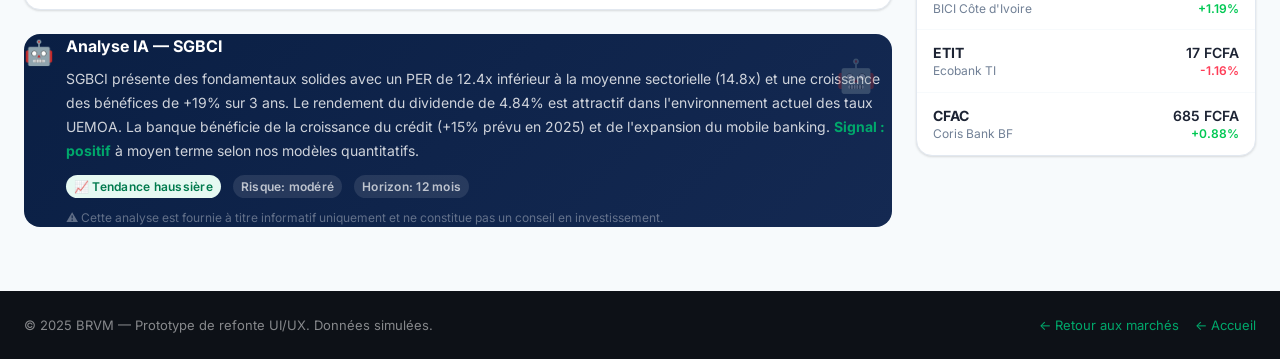
<file: brvm-prototype/pages/action.html>
<!DOCTYPE html>
<html lang="fr">
<head>
  <meta charset="UTF-8"/>
  <meta name="viewport" content="width=device-width, initial-scale=1.0"/>
  <title>BRVM — SGBCI · Fiche Valeur Société Générale Côte d'Ivoire</title>
  <link rel="preconnect" href="https://fonts.googleapis.com"/>
  <link href="https://fonts.googleapis.com/css2?family=Inter:wght@400;500;600;700;800&family=Plus+Jakarta+Sans:wght@700;800;900&display=swap" rel="stylesheet"/>
  <link rel="stylesheet" href="../css/design-system.css"/>
  <link rel="stylesheet" href="../css/layout.css"/>
  <style>
    .action-hero {
      background: var(--brvm-navy);
      padding: var(--space-8) 0;
    }
    .action-hero-inner {
      display: flex;
      align-items: center;
      gap: var(--space-6);
      flex-wrap: wrap;
    }
    .company-logo {
      width: 68px; height: 68px;
      background: linear-gradient(135deg, #e8000d, #bf0000);
      border-radius: var(--radius-xl);
      display: flex;
      align-items: center;
      justify-content: center;
      font-weight: 900;
      font-size: 1.5rem;
      color: white;
      flex-shrink: 0;
      box-shadow: 0 4px 16px rgba(232,0,13,.4);
    }
    .action-price-display {
      margin-left: auto;
      text-align: right;
    }
    .price-big {
      font-family: var(--font-display);
      font-size: 2.5rem;
      font-weight: 900;
      color: white;
      letter-spacing: -.03em;
    }
    .price-change-big {
      font-size: 1.125rem;
      font-weight: 700;
    }

    /* CHART CONTROLS */
    .chart-controls { display: flex; gap: var(--space-2); }
    .period-btn {
      padding: 4px 12px;
      border-radius: var(--radius-full);
      font-size: .8125rem;
      font-weight: 600;
      color: var(--gray-500);
      cursor: pointer;
      transition: all var(--transition-fast);
    }
    .period-btn:hover { background: var(--brvm-green-light); color: var(--brvm-green-dark); }
    .period-btn.active { background: var(--brvm-green); color: white; }

    /* KEY STATS */
    .key-stats { display: grid; grid-template-columns: repeat(4, 1fr); gap: 1px; background: var(--gray-200); border: 1px solid var(--gray-200); border-radius: var(--radius-xl); overflow: hidden; }
    .key-stat { background: white; padding: var(--space-4); }
    .key-stat-label { font-size: .75rem; color: var(--gray-400); font-weight: 600; text-transform: uppercase; letter-spacing: .06em; }
    .key-stat-value { font-size: 1.125rem; font-weight: 700; color: var(--brvm-navy); margin-top: 4px; }
    .key-stat-note { font-size: .75rem; color: var(--gray-400); margin-top: 2px; }

    /* LAYOUT */
    .action-layout { display: grid; grid-template-columns: 1fr 340px; gap: var(--space-6); margin-top: var(--space-6); }

    /* DIVIDEND TABLE */
    .div-item { display: flex; align-items: center; justify-content: space-between; padding: 0.75rem 0; border-bottom: 1px solid var(--gray-100); }
    .div-year { font-weight: 700; color: var(--brvm-navy); }
    .div-amount { font-size: 1rem; font-weight: 700; color: var(--brvm-green); }
    .div-yield { font-size: .8125rem; color: var(--gray-500); }

    /* WATCHLIST WIDGET */
    .action-actions-card { position: sticky; top: 90px; }
    .price-alert-inputs { display: flex; flex-direction: column; gap: var(--space-3); margin-top: var(--space-4); }

    /* FINANCIAL TABLE */
    .fin-table { width: 100%; border-collapse: collapse; font-size: .875rem; }
    .fin-table th { background: var(--gray-100); padding: 0.75rem 1rem; font-size: .75rem; font-weight: 700; color: var(--gray-500); text-transform: uppercase; letter-spacing: .06em; text-align: right; border-bottom: 1px solid var(--gray-200); }
    .fin-table th:first-child { text-align: left; }
    .fin-table td { padding: 0.75rem 1rem; border-bottom: 1px solid var(--gray-100); text-align: right; color: var(--gray-700); }
    .fin-table td:first-child { text-align: left; font-weight: 600; color: var(--brvm-navy); }
    .fin-table tr:hover td { background: var(--gray-100); }

    /* AI INSIGHT */
    .ai-insight {
      background: linear-gradient(135deg, var(--brvm-navy) 0%, #142952 100%);
      border-radius: var(--radius-xl);
      padding: var(--space-5);
      color: white;
      position: relative;
      overflow: hidden;
    }
    .ai-insight::before {
      content: '🤖';
      position: absolute;
      right: var(--space-4);
      top: var(--space-4);
      font-size: 2rem;
      opacity: .3;
    }

    @media (max-width: 1024px) {
      .action-layout { grid-template-columns: 1fr; }
      .key-stats { grid-template-columns: repeat(2, 1fr); }
    }
    @media (max-width: 768px) {
      .price-big { font-size: 1.75rem; }
      .key-stats { grid-template-columns: 1fr 1fr; }
    }
  </style>
</head>
<body>

<!-- TOPBAR -->
<nav class="topbar">
  <div class="topbar-inner">
    <a href="../index.html" class="logo">
      <div class="logo-mark">B</div>
      <div class="logo-text"><strong>BRVM</strong><span>Bourse Régionale UEMOA</span></div>
    </a>
    <div class="nav-links">
      <a href="../index.html" class="nav-link">Accueil</a>
      <a href="marche.html" class="nav-link">Marchés</a>
      <a href="action.html" class="nav-link active">Fiches Valeurs</a>
      <a href="apprentissage.html" class="nav-link">Apprendre</a>
      <a href="dashboard.html" class="nav-link">Mon Portefeuille</a>
    </div>
    <div class="nav-actions">
      <div class="nav-bell"><svg width="18" height="18" fill="none" stroke="currentColor" stroke-width="2" viewBox="0 0 24 24"><path d="M18 8A6 6 0 0 0 6 8c0 7-3 9-3 9h18s-3-2-3-9"/><path d="M13.73 21a2 2 0 0 1-3.46 0"/></svg><span class="dot"></span></div>
      <a href="dashboard.html" class="nav-user"><div class="avatar avatar-sm">AK</div></a>
      <button class="hamburger"><span></span><span></span><span></span></button>
    </div>
  </div>
</nav>

<div style="padding-top:64px">
  <div class="ticker-tape"><div class="ticker-inner"></div></div>
</div>

<!-- BREADCRUMB -->
<div style="background:var(--white);border-bottom:1px solid var(--gray-200);padding:0.5rem 0">
  <div class="container" style="font-size:.8125rem;color:var(--gray-400);display:flex;align-items:center;gap:var(--space-2)">
    <a href="../index.html" style="color:var(--gray-400)">Accueil</a> /
    <a href="marche.html" style="color:var(--gray-400)">Marchés</a> /
    <strong style="color:var(--brvm-navy)">SGBCI — Société Générale CI</strong>
  </div>
</div>

<!-- ACTION HERO -->
<div class="action-hero">
  <div class="container">
    <div class="action-hero-inner">
      <div class="company-logo">SG</div>
      <div>
        <div style="display:flex;align-items:center;gap:var(--space-3);margin-bottom:var(--space-2)">
          <h1 style="font-size:1.5rem;font-weight:900;color:white;font-family:var(--font-display)">Société Générale de Banques en Côte d'Ivoire</h1>
          <span class="badge badge-green" style="font-size:.875rem;padding:4px 12px">SGBCI</span>
        </div>
        <div style="display:flex;align-items:center;gap:var(--space-4);flex-wrap:wrap">
          <span style="color:rgba(255,255,255,.55);font-size:.875rem">🏦 Secteur Bancaire</span>
          <span style="color:rgba(255,255,255,.55);font-size:.875rem">🇨🇮 Côte d'Ivoire</span>
          <span style="color:rgba(255,255,255,.55);font-size:.875rem">📅 Cotée depuis 1998</span>
          <span class="badge badge-gold">BRVM Prestige</span>
        </div>
      </div>
      <div class="action-price-display">
        <div class="price-big">14 250 <span style="font-size:1rem;font-weight:500;color:rgba(255,255,255,.5)">FCFA</span></div>
        <div class="price-change-big price-up">▲ +259 (+1.85%)</div>
        <div style="font-size:.75rem;color:rgba(255,255,255,.4);margin-top:4px">Séance du 19/06/2025 · 15h42</div>
        <div style="display:flex;gap:var(--space-2);margin-top:var(--space-3);justify-content:flex-end">
          <button class="btn btn-sm" style="background:rgba(255,255,255,.1);color:white;border:1px solid rgba(255,255,255,.2)">☆ Favoris</button>
          <button class="btn btn-primary btn-sm" onclick="addToWatchlist('SGBCI','14 250','+1.85%')">+ Watchlist</button>
        </div>
      </div>
    </div>
  </div>
</div>

<!-- CONTENT -->
<div class="container" style="padding-top:var(--space-6)">
  <div class="action-layout">

    <!-- MAIN COLUMN -->
    <div>

      <!-- KEY STATS -->
      <div class="key-stats" style="margin-bottom:var(--space-6)">
        <div class="key-stat">
          <div class="key-stat-label">Ouverture</div>
          <div class="key-stat-value">13 991</div>
          <div class="key-stat-note">FCFA</div>
        </div>
        <div class="key-stat">
          <div class="key-stat-label">Plus haut (jour)</div>
          <div class="key-stat-value text-green">14 400</div>
          <div class="key-stat-note">FCFA</div>
        </div>
        <div class="key-stat">
          <div class="key-stat-label">Plus bas (jour)</div>
          <div class="key-stat-value text-danger">13 950</div>
          <div class="key-stat-note">FCFA</div>
        </div>
        <div class="key-stat">
          <div class="key-stat-label">Volume (jour)</div>
          <div class="key-stat-value">482 M</div>
          <div class="key-stat-note">FCFA échangés</div>
        </div>
        <div class="key-stat">
          <div class="key-stat-label">Capitalisation</div>
          <div class="key-stat-value">856 Md</div>
          <div class="key-stat-note">FCFA</div>
        </div>
        <div class="key-stat">
          <div class="key-stat-label">PER</div>
          <div class="key-stat-value" data-tooltip="Price / Bénéfice par action">12.4x</div>
          <div class="key-stat-note">Faible vs. pairs</div>
        </div>
        <div class="key-stat">
          <div class="key-stat-label">Rend. Dividende</div>
          <div class="key-stat-value text-green">4.84%</div>
          <div class="key-stat-note">690 FCFA/action</div>
        </div>
        <div class="key-stat">
          <div class="key-stat-label">52 semaines</div>
          <div class="key-stat-value">11 200 – 15 300</div>
          <div class="key-stat-note">FCFA</div>
        </div>
      </div>

      <!-- CHART -->
      <div class="card" style="margin-bottom:var(--space-6)">
        <div class="card-header">
          <span class="font-semibold" style="color:var(--gray-700)">📈 Évolution du Cours</span>
          <div class="chart-controls">
            <span class="period-btn" onclick="changePeriod('1J',this)">1J</span>
            <span class="period-btn" onclick="changePeriod('1S',this)">1S</span>
            <span class="period-btn active" onclick="changePeriod('1M',this)">1M</span>
            <span class="period-btn" onclick="changePeriod('3M',this)">3M</span>
            <span class="period-btn" onclick="changePeriod('6M',this)">6M</span>
            <span class="period-btn" onclick="changePeriod('1A',this)">1A</span>
            <span class="period-btn" onclick="changePeriod('MAX',this)">MAX</span>
          </div>
        </div>
        <div class="card-body" style="padding-top:var(--space-3)">
          <div id="chart-cours" style="width:100%"></div>
          <div style="display:flex;gap:var(--space-4);margin-top:var(--space-4);font-size:.8125rem;color:var(--gray-500)">
            <span>📅 Période : 1 mois</span>
            <span>⬆️ Max : 15 500 FCFA</span>
            <span>⬇️ Min : 13 950 FCFA</span>
            <span class="text-green font-semibold">Performance : +8.2%</span>
          </div>
        </div>
      </div>

      <!-- TABS: Données | Dividendes | Rapports | Actionnariat | Actualités -->
      <div class="card" data-tabs-container>
        <div class="card-header" style="padding:0;display:block">
          <div class="tabs" style="padding:0 var(--space-6)">
            <div class="tab-item active" data-tab="donnees">Données Financières</div>
            <div class="tab-item" data-tab="dividendes">💰 Dividendes</div>
            <div class="tab-item" data-tab="rapports">📄 Rapports</div>
            <div class="tab-item" data-tab="actionnariat">Actionnariat</div>
            <div class="tab-item" data-tab="actualites">Actualités</div>
          </div>
        </div>
        <div class="card-body">

          <!-- DONNÉES FINANCIÈRES -->
          <div class="tab-panel active" data-panel="donnees">
            <table class="fin-table">
              <thead>
                <tr>
                  <th style="text-align:left">Indicateur</th>
                  <th>2021</th>
                  <th>2022</th>
                  <th>2023</th>
                  <th>2024E</th>
                </tr>
              </thead>
              <tbody>
                <tr><td>Chiffre d'affaires (Md FCFA)</td><td>148</td><td>162</td><td>185</td><td class="text-green font-semibold">210</td></tr>
                <tr><td>Résultat Net (Md FCFA)</td><td>38</td><td>44</td><td>52</td><td class="text-green font-semibold">62</td></tr>
                <tr><td>Bénéfice par action (FCFA)</td><td>828</td><td>957</td><td>1 130</td><td class="text-green font-semibold">1 348</td></tr>
                <tr><td>Dividende (FCFA)</td><td>480</td><td>560</td><td>640</td><td class="text-green font-semibold">690</td></tr>
                <tr><td>Taux de distribution</td><td>58%</td><td>59%</td><td>57%</td><td>51%</td></tr>
                <tr><td>ROE (Retour sur fonds propres)</td><td>14.2%</td><td>15.8%</td><td>17.1%</td><td class="text-green">18.4%</td></tr>
                <tr><td>PER</td><td>18.5x</td><td>16.2x</td><td>13.8x</td><td class="text-green">12.4x</td></tr>
                <tr><td>Valeur comptable / action</td><td>5 820</td><td>6 410</td><td>7 150</td><td class="text-green">8 000</td></tr>
                <tr><td>Price-to-Book</td><td>2.5x</td><td>2.3x</td><td>2.1x</td><td class="text-green">1.9x</td></tr>
                <tr><td>Total actif (Md FCFA)</td><td>1 240</td><td>1 380</td><td>1 560</td><td class="text-green">1 750</td></tr>
              </tbody>
            </table>
          </div>

          <!-- DIVIDENDES -->
          <div class="tab-panel" data-panel="dividendes">
            <div style="display:flex;align-items:center;gap:var(--space-4);margin-bottom:var(--space-6);padding:var(--space-4);background:var(--brvm-green-light);border-radius:var(--radius-lg)">
              <div style="font-size:2rem">💰</div>
              <div>
                <div class="font-bold" style="color:var(--brvm-green-dark)">Prochain dividende : 690 FCFA/action</div>
                <div class="text-sm text-muted">Versement prévu le 15 juillet 2025 · Rendement : 4.84%</div>
              </div>
              <button class="btn btn-primary btn-sm" style="margin-left:auto">🔔 M'alerter</button>
            </div>
            <div class="div-item"><div><div class="div-year">2024 (estimé)</div><div class="div-yield">Versement : Juil. 2025</div></div><div style="text-align:right"><div class="div-amount">690 FCFA</div><div class="div-yield">Rend. 4.84%</div></div></div>
            <div class="div-item"><div><div class="div-year">2023</div><div class="div-yield">Versé le 10/07/2024</div></div><div style="text-align:right"><div class="div-amount">640 FCFA</div><div class="div-yield">Rend. 4.61%</div></div></div>
            <div class="div-item"><div><div class="div-year">2022</div><div class="div-yield">Versé le 15/07/2023</div></div><div style="text-align:right"><div class="div-amount">560 FCFA</div><div class="div-yield">Rend. 4.12%</div></div></div>
            <div class="div-item"><div><div class="div-year">2021</div><div class="div-yield">Versé le 20/07/2022</div></div><div style="text-align:right"><div class="div-amount">480 FCFA</div><div class="div-yield">Rend. 3.87%</div></div></div>
            <div class="div-item"><div><div class="div-year">2020</div><div class="div-yield">Versé le 25/07/2021</div></div><div style="text-align:right"><div class="div-amount">380 FCFA</div><div class="div-yield">Rend. 3.24%</div></div></div>
            <div style="margin-top:var(--space-4);padding:var(--space-4);background:var(--brvm-gold-light);border-radius:var(--radius-lg)">
              <div class="font-semibold text-sm" style="color:#a06800">📊 Historique dividendes : CAGR +13.7% sur 5 ans — SGBCI distribue régulièrement depuis 1998.</div>
            </div>
          </div>

          <!-- RAPPORTS -->
          <div class="tab-panel" data-panel="rapports">
            <div style="display:flex;flex-direction:column;gap:var(--space-3)">
              <div style="display:flex;align-items:center;justify-content:space-between;padding:var(--space-4);border:1px solid var(--gray-200);border-radius:var(--radius-lg)">
                <div style="display:flex;align-items:center;gap:var(--space-3)"><div style="font-size:1.5rem">📊</div><div><div class="font-semibold">Rapport Annuel 2024</div><div class="text-xs text-muted">PDF · 4.2 Mo · Publié le 28 mars 2025</div></div></div>
                <button class="btn btn-secondary btn-sm">📥 Télécharger</button>
              </div>
              <div style="display:flex;align-items:center;justify-content:space-between;padding:var(--space-4);border:1px solid var(--gray-200);border-radius:var(--radius-lg)">
                <div style="display:flex;align-items:center;gap:var(--space-3)"><div style="font-size:1.5rem">📋</div><div><div class="font-semibold">États Financiers Semestriels H1 2024</div><div class="text-xs text-muted">PDF · 1.8 Mo · Publié le 15 sept. 2024</div></div></div>
                <button class="btn btn-secondary btn-sm">📥 Télécharger</button>
              </div>
              <div style="display:flex;align-items:center;justify-content:space-between;padding:var(--space-4);border:1px solid var(--gray-200);border-radius:var(--radius-lg)">
                <div style="display:flex;align-items:center;gap:var(--space-3)"><div style="font-size:1.5rem">📑</div><div><div class="font-semibold">Prospectus d'introduction en bourse</div><div class="text-xs text-muted">PDF · 8.6 Mo · 1998</div></div></div>
                <button class="btn btn-secondary btn-sm">📥 Télécharger</button>
              </div>
              <div style="display:flex;align-items:center;justify-content:space-between;padding:var(--space-4);border:1px solid var(--gray-200);border-radius:var(--radius-lg)">
                <div style="display:flex;align-items:center;gap:var(--space-3)"><div style="font-size:1.5rem">📰</div><div><div class="font-semibold">Communiqués de presse 2024 (8)</div><div class="text-xs text-muted">Archives trimestrielles</div></div></div>
                <button class="btn btn-secondary btn-sm">Voir tous</button>
              </div>
            </div>
          </div>

          <!-- ACTIONNARIAT -->
          <div class="tab-panel" data-panel="actionnariat">
            <div style="display:grid;grid-template-columns:1fr 1fr;gap:var(--space-6)">
              <div>
                <h3 class="font-semibold" style="margin-bottom:var(--space-4);color:var(--brvm-navy)">Structure actionnariale</h3>
                <div style="display:flex;flex-direction:column;gap:var(--space-3)">
                  <div><div style="display:flex;justify-content:space-between;margin-bottom:6px"><span class="text-sm font-medium">Société Générale SA (France)</span><span class="font-bold text-green">52.1%</span></div><div class="progress-bar"><div class="progress-fill" style="width:52.1%"></div></div></div>
                  <div><div style="display:flex;justify-content:space-between;margin-bottom:6px"><span class="text-sm font-medium">BCEAO / États UEMOA</span><span class="font-bold" style="color:var(--brvm-gold)">12.5%</span></div><div class="progress-bar"><div class="progress-fill gold" style="width:12.5%"></div></div></div>
                  <div><div style="display:flex;justify-content:space-between;margin-bottom:6px"><span class="text-sm font-medium">Investisseurs institutionnels</span><span class="font-bold" style="color:var(--info)">21.4%</span></div><div class="progress-bar"><div class="progress-fill" style="width:21.4%;background:var(--info)"></div></div></div>
                  <div><div style="display:flex;justify-content:space-between;margin-bottom:6px"><span class="text-sm font-medium">Public (flottant libre)</span><span class="font-bold text-muted">14.0%</span></div><div class="progress-bar"><div class="progress-fill" style="width:14%;background:var(--gray-300)"></div></div></div>
                </div>
              </div>
              <div>
                <h3 class="font-semibold" style="margin-bottom:var(--space-4);color:var(--brvm-navy)">Informations boursières</h3>
                <div style="display:flex;flex-direction:column;gap:var(--space-3);font-size:.875rem">
                  <div style="display:flex;justify-content:space-between;padding:0.5rem 0;border-bottom:1px solid var(--gray-100)"><span class="text-muted">Nombre d'actions</span><span class="font-semibold">60 082 614</span></div>
                  <div style="display:flex;justify-content:space-between;padding:0.5rem 0;border-bottom:1px solid var(--gray-100)"><span class="text-muted">Actions en circulation</span><span class="font-semibold">60 082 614</span></div>
                  <div style="display:flex;justify-content:space-between;padding:0.5rem 0;border-bottom:1px solid var(--gray-100)"><span class="text-muted">Flottant libre</span><span class="font-semibold">14.0% · 8.4 M titres</span></div>
                  <div style="display:flex;justify-content:space-between;padding:0.5rem 0;border-bottom:1px solid var(--gray-100)"><span class="text-muted">Valeur nominale</span><span class="font-semibold">10 000 FCFA</span></div>
                  <div style="display:flex;justify-content:space-between;padding:0.5rem 0"><span class="text-muted">Indice</span><span class="font-semibold"><span class="badge badge-gold">BRVM Prestige</span> <span class="badge badge-gray">BRVMCO</span></span></div>
                </div>
              </div>
            </div>
          </div>

          <!-- ACTUALITÉS -->
          <div class="tab-panel" data-panel="actualites">
            <div style="display:flex;flex-direction:column;gap:var(--space-4)">
              <div style="display:flex;gap:var(--space-4);padding:var(--space-4);border:1px solid var(--gray-200);border-radius:var(--radius-lg);cursor:pointer;transition:all .2s" onmouseover="this.style.borderColor='var(--brvm-green)'" onmouseout="this.style.borderColor='var(--gray-200)'">
                <div style="font-size:1.5rem">🏦</div>
                <div><div class="font-semibold" style="color:var(--brvm-navy)">SGBCI : Résultats semestriels en hausse de 12% au S1 2025</div><div class="text-xs text-muted">18 juin 2025 · Résultats &amp; Publications</div><p class="text-sm" style="color:var(--gray-500);margin-top:var(--space-2)">Le résultat net du premier semestre 2025 ressort à 31.2 milliards FCFA contre 27.8 milliards au S1 2024, porté par la croissance des crédits à l'économie et la maîtrise des charges…</p></div>
              </div>
              <div style="display:flex;gap:var(--space-4);padding:var(--space-4);border:1px solid var(--gray-200);border-radius:var(--radius-lg)">
                <div style="font-size:1.5rem">💰</div>
                <div><div class="font-semibold" style="color:var(--brvm-navy)">SGBCI annonce un dividende 2024 de 690 FCFA par action</div><div class="text-xs text-muted">28 mars 2025 · Dividendes</div></div>
              </div>
              <div style="display:flex;gap:var(--space-4);padding:var(--space-4);border:1px solid var(--gray-200);border-radius:var(--radius-lg)">
                <div style="font-size:1.5rem">🤝</div>
                <div><div class="font-semibold" style="color:var(--brvm-navy)">Partenariat SGBCI × Orange Money : 2 millions de clients bancarisés</div><div class="text-xs text-muted">12 février 2025 · Stratégie</div></div>
              </div>
            </div>
          </div>

        </div>
      </div>

      <!-- AI INSIGHT -->
      <div class="ai-insight" style="margin-top:var(--space-6)">
        <div style="display:flex;align-items:flex-start;gap:var(--space-3)">
          <div style="font-size:1.5rem">🤖</div>
          <div>
            <div class="font-bold" style="margin-bottom:var(--space-2);font-size:1rem">Analyse IA — SGBCI</div>
            <p class="text-sm" style="color:rgba(255,255,255,.8);line-height:1.7">
              SGBCI présente des fondamentaux solides avec un PER de 12.4x inférieur à la moyenne sectorielle (14.8x) et une croissance des bénéfices de +19% sur 3 ans. Le rendement du dividende de 4.84% est attractif dans l'environnement actuel des taux UEMOA. La banque bénéficie de la croissance du crédit (+15% prévu en 2025) et de l'expansion du mobile banking.
              <strong style="color:var(--brvm-green)"> Signal : positif</strong> à moyen terme selon nos modèles quantitatifs.
            </p>
            <div style="margin-top:var(--space-3);display:flex;gap:var(--space-3)">
              <span class="badge badge-green">📈 Tendance haussière</span>
              <span class="badge badge-gray" style="background:rgba(255,255,255,.1);color:rgba(255,255,255,.7)">Risque: modéré</span>
              <span class="badge badge-gray" style="background:rgba(255,255,255,.1);color:rgba(255,255,255,.7)">Horizon: 12 mois</span>
            </div>
            <p class="text-xs" style="color:rgba(255,255,255,.35);margin-top:var(--space-3)">⚠️ Cette analyse est fournie à titre informatif uniquement et ne constitue pas un conseil en investissement.</p>
          </div>
        </div>
      </div>

    </div>

    <!-- SIDEBAR COLUMN -->
    <div>

      <!-- BUY/SELL WIDGET -->
      <div class="card action-actions-card" style="margin-bottom:var(--space-4)">
        <div class="card-header">
          <span class="font-semibold" style="color:var(--gray-700)">Passer un Ordre</span>
          <span class="badge badge-green">● Marché ouvert</span>
        </div>
        <div class="card-body">
          <div class="tabs" data-tabs-container style="border:none;margin-bottom:var(--space-4)">
            <div class="tab-item active" data-tab="achat" style="color:var(--success);border-bottom-color:var(--success)">Achat</div>
            <div class="tab-item" data-tab="vente" style="color:var(--danger)">Vente</div>
          </div>
          <div class="tab-panel active" data-panel="achat">
            <div style="background:var(--brvm-green-light);border-radius:var(--radius-lg);padding:var(--space-3);text-align:center;margin-bottom:var(--space-4)">
              <div class="text-xs text-muted">Cours actuel</div>
              <div style="font-size:1.5rem;font-weight:800;color:var(--brvm-green-dark)">14 250 FCFA</div>
              <div class="price-up text-sm">▲ +1.85%</div>
            </div>
            <div class="input-group" style="margin-bottom:var(--space-3)">
              <label>Type d'ordre</label>
              <select class="input" style="appearance:none">
                <option>Au cours du marché</option>
                <option>Ordre à cours limité</option>
                <option>Ordre stop</option>
              </select>
            </div>
            <div class="input-group" style="margin-bottom:var(--space-3)">
              <label>Quantité (titres)</label>
              <input type="number" class="input" value="10" min="1" id="qty-input" oninput="updateTotal()"/>
            </div>
            <div style="background:var(--gray-100);border-radius:var(--radius-md);padding:var(--space-3);margin-bottom:var(--space-4)">
              <div style="display:flex;justify-content:space-between;font-size:.875rem;margin-bottom:var(--space-2)"><span class="text-muted">Sous-total</span><span class="font-semibold" id="subtotal">142 500 FCFA</span></div>
              <div style="display:flex;justify-content:space-between;font-size:.875rem;margin-bottom:var(--space-2)"><span class="text-muted">Commission (0.75%)</span><span id="commission">1 069 FCFA</span></div>
              <div style="display:flex;justify-content:space-between;font-size:.875rem;border-top:1px solid var(--gray-200);padding-top:var(--space-2);margin-top:var(--space-2)"><span class="font-bold">Total</span><span class="font-bold text-green" id="total-order">143 569 FCFA</span></div>
            </div>
            <button class="btn btn-primary btn-full" onclick="alert('🚀 Ordre simulé transmis à votre courtier agréé BRVM !\n\nAchat : 10 titres SGBCI\nCours : 14 250 FCFA\nTotal : 143 569 FCFA\n\n(Simulation de démonstration)')">✅ Confirmer l'Achat</button>
            <p class="text-xs text-muted" style="margin-top:var(--space-2);text-align:center">Exécution via votre courtier agréé BRVM</p>
          </div>
          <div class="tab-panel" data-panel="vente">
            <div style="text-align:center;padding:var(--space-4);color:var(--gray-400)">
              <div style="font-size:2rem">📋</div>
              <div class="text-sm" style="margin-top:var(--space-2)">Vous détenez <strong style="color:var(--brvm-navy)">15 titres SGBCI</strong><br/>Valeur actuelle : <strong class="text-green">213 750 FCFA</strong></div>
            </div>
            <div class="input-group" style="margin-bottom:var(--space-3)">
              <label>Quantité à vendre</label>
              <input type="number" class="input" value="5" min="1" max="15"/>
            </div>
            <button class="btn btn-full" style="background:var(--danger);color:white">Vendre 5 titres</button>
          </div>
        </div>
      </div>

      <!-- PRICE ALERT -->
      <div class="card" style="margin-bottom:var(--space-4)">
        <div class="card-header">
          <span class="font-semibold" style="color:var(--gray-700)">🔔 Créer une Alerte</span>
        </div>
        <div class="card-body">
          <div class="price-alert-inputs">
            <div class="input-group">
              <label>Type d'alerte</label>
              <select class="input" id="alert-type">
                <option>Cours au-dessus de…</option>
                <option>Cours en-dessous de…</option>
                <option>Variation > ±3%</option>
                <option>Nouveau plus haut 52 semaines</option>
              </select>
            </div>
            <div class="input-group">
              <label>Prix cible (FCFA)</label>
              <input type="number" class="input" id="alert-price" value="15000" placeholder="Ex: 15 000"/>
            </div>
            <div class="input-group">
              <label>Notification via</label>
              <select class="input">
                <option>📧 Email</option>
                <option>📱 SMS</option>
                <option>💬 WhatsApp</option>
                <option>🔔 Application</option>
              </select>
            </div>
            <input type="hidden" id="alert-action" value="SGBCI"/>
            <button class="btn btn-primary btn-full" onclick="addAlert()">Activer l'alerte</button>
          </div>
          <div id="alert-list" style="margin-top:var(--space-3);display:flex;flex-direction:column;gap:var(--space-2)"></div>
        </div>
      </div>

      <!-- COMPARABLE STOCKS -->
      <div class="card">
        <div class="card-header"><span class="font-semibold" style="color:var(--gray-700)">Valeurs Similaires</span></div>
        <div>
          <div style="display:flex;align-items:center;justify-content:space-between;padding:0.75rem var(--space-4);border-bottom:1px solid var(--gray-100);cursor:pointer" onclick="location.href='action.html'">
            <div><div class="font-bold text-sm">BICI</div><div class="text-xs text-muted">BICI Côte d'Ivoire</div></div>
            <div style="text-align:right"><div class="font-semibold text-sm">8 500 FCFA</div><div class="price-up text-xs">+1.19%</div></div>
          </div>
          <div style="display:flex;align-items:center;justify-content:space-between;padding:0.75rem var(--space-4);border-bottom:1px solid var(--gray-100);cursor:pointer">
            <div><div class="font-bold text-sm">ETIT</div><div class="text-xs text-muted">Ecobank TI</div></div>
            <div style="text-align:right"><div class="font-semibold text-sm">17 FCFA</div><div class="price-down text-xs">-1.16%</div></div>
          </div>
          <div style="display:flex;align-items:center;justify-content:space-between;padding:0.75rem var(--space-4);cursor:pointer">
            <div><div class="font-bold text-sm">CFAC</div><div class="text-xs text-muted">Coris Bank BF</div></div>
            <div style="text-align:right"><div class="font-semibold text-sm">685 FCFA</div><div class="price-up text-xs">+0.88%</div></div>
          </div>
        </div>
      </div>

    </div>
  </div>
</div>

<div style="height:var(--space-16)"></div>
<footer style="background:var(--gray-900);color:rgba(255,255,255,.5);padding:var(--space-6) 0">
  <div class="container" style="display:flex;justify-content:space-between;flex-wrap:wrap;gap:var(--space-4)">
    <span style="font-size:.8125rem">© 2025 BRVM — Prototype de refonte UI/UX. Données simulées.</span>
    <div style="display:flex;gap:var(--space-4)">
      <a href="marche.html" style="font-size:.8125rem;color:var(--brvm-green)">← Retour aux marchés</a>
      <a href="../index.html" style="font-size:.8125rem;color:var(--brvm-green)">← Accueil</a>
    </div>
  </div>
</footer>

<script src="../js/main.js"></script>
<script>
function updateTotal() {
  const qty = parseInt(document.getElementById('qty-input')?.value || 10);
  const prix = 14250;
  const sub = qty * prix;
  const comm = Math.round(sub * 0.0075);
  document.getElementById('subtotal').textContent = sub.toLocaleString('fr-FR') + ' FCFA';
  document.getElementById('commission').textContent = comm.toLocaleString('fr-FR') + ' FCFA';
  document.getElementById('total-order').textContent = (sub + comm).toLocaleString('fr-FR') + ' FCFA';
}
function changePeriod(p, btn) {
  document.querySelectorAll('.period-btn').forEach(b => b.classList.remove('active'));
  btn.classList.add('active');
  const data = {
    '1J': [14100,14000,14050,13980,14100,14200,14250],
    '1S': [13800,14000,13950,14100,14300,14200,14250],
    '1M': [13200,13400,13600,13800,14000,14100,14250],
    '3M': [12800,13000,13200,13500,13800,14000,14250],
    '6M': [11500,12000,12500,13000,13500,14000,14250],
    '1A': [10500,11000,11500,12000,13000,13500,14250],
    'MAX': [5000,6000,7000,9000,11000,13000,14250],
  };
  buildLineChart('chart-cours', data[p] || data['1M']);
}
</script>
</body>
</html>
</file>
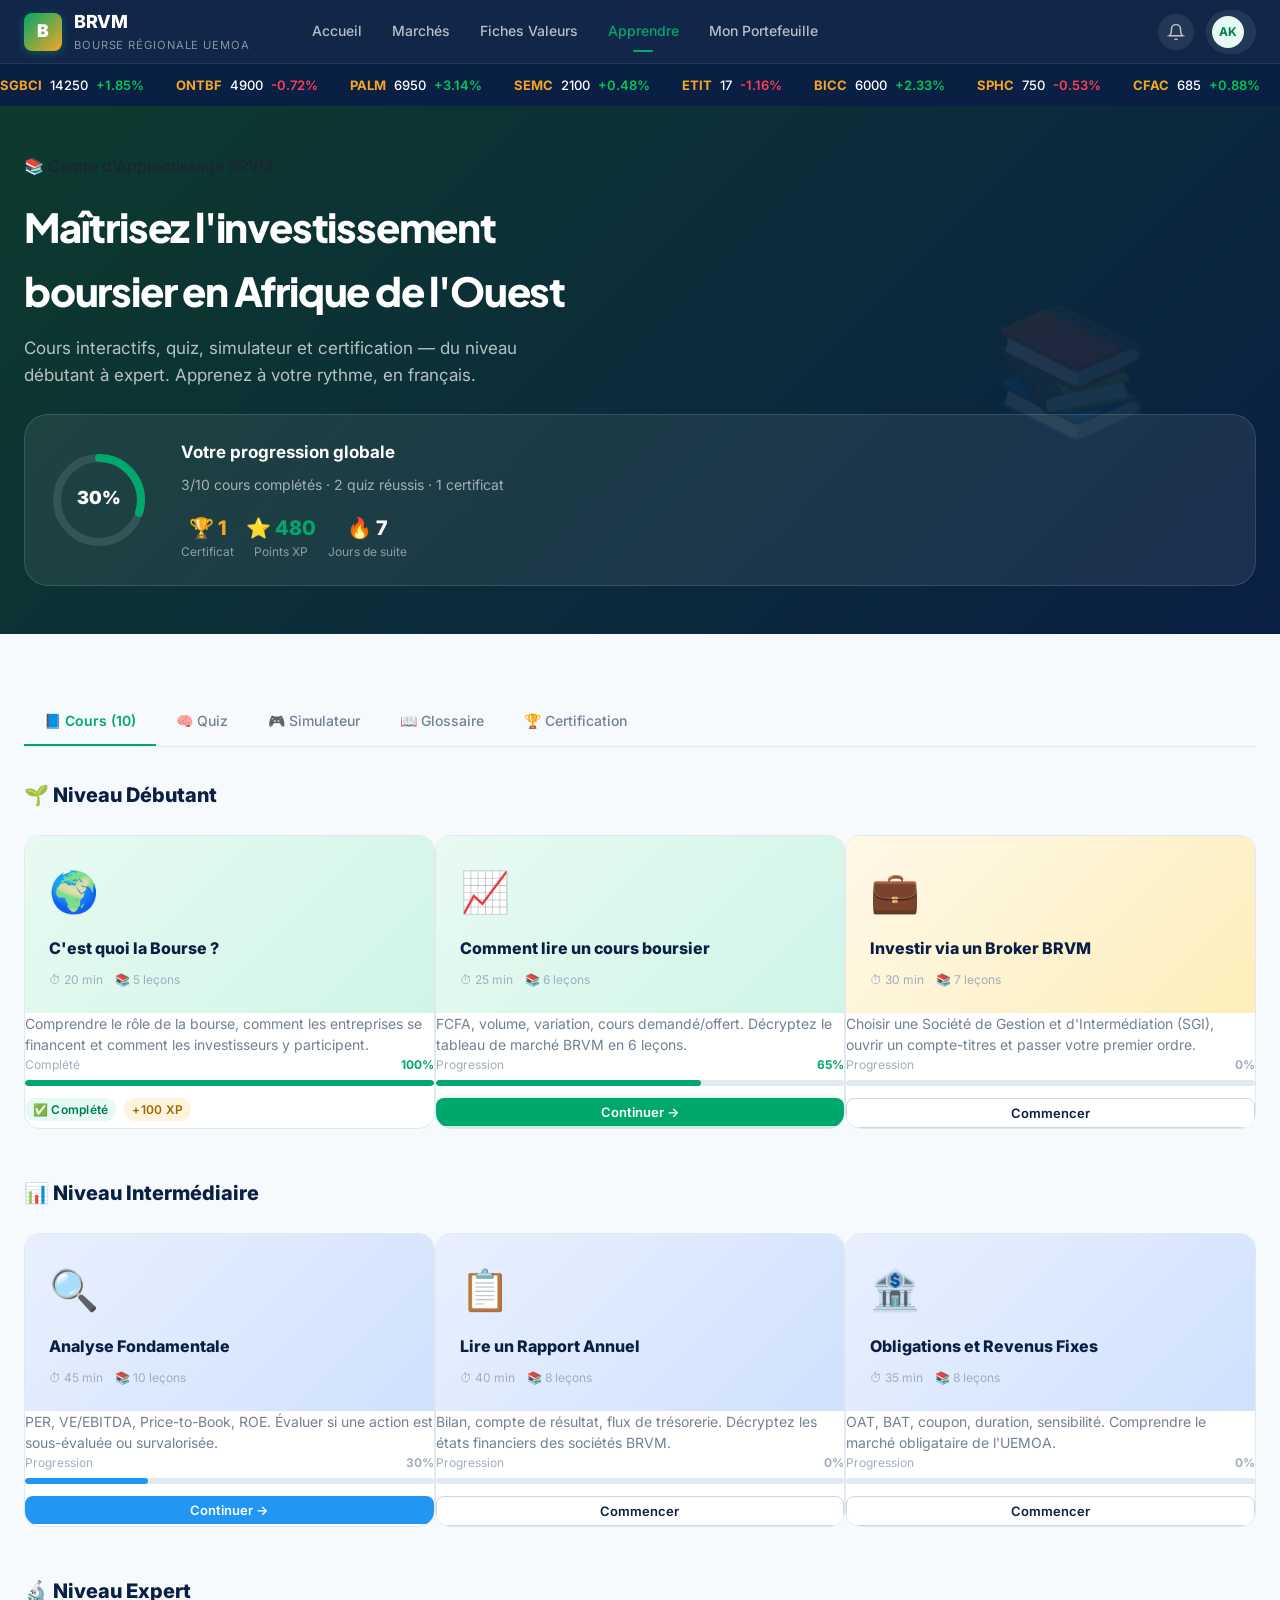
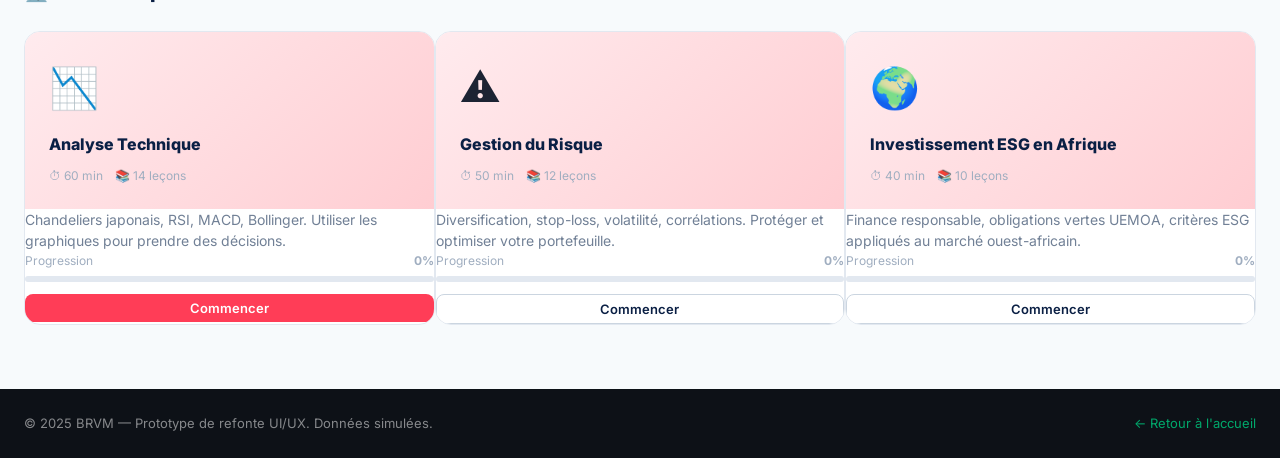
<file: brvm-prototype/pages/apprentissage.html>
<!DOCTYPE html>
<html lang="fr">
<head>
  <meta charset="UTF-8"/>
  <meta name="viewport" content="width=device-width, initial-scale=1.0"/>
  <title>BRVM — Centre d'Apprentissage · Formation à l'Investissement</title>
  <link rel="preconnect" href="https://fonts.googleapis.com"/>
  <link href="https://fonts.googleapis.com/css2?family=Inter:wght@400;500;600;700;800&family=Plus+Jakarta+Sans:wght@700;800;900&display=swap" rel="stylesheet"/>
  <link rel="stylesheet" href="../css/design-system.css"/>
  <link rel="stylesheet" href="../css/layout.css"/>
  <style>
    .learn-hero {
      background: linear-gradient(135deg, #0d3a2e 0%, var(--brvm-navy) 100%);
      padding: var(--space-12) 0;
      position: relative;
      overflow: hidden;
    }
    .learn-hero::after {
      content: '📚';
      position: absolute;
      right: 10%;
      top: 50%;
      transform: translateY(-50%);
      font-size: 8rem;
      opacity: .08;
    }
    .progress-ring-wrap { display: flex; align-items: center; gap: var(--space-8); background: rgba(255,255,255,.07); border: 1px solid rgba(255,255,255,.12); border-radius: var(--radius-2xl); padding: var(--space-6); margin-top: var(--space-6); }
    .ring-svg { width: 100px; height: 100px; flex-shrink: 0; }
    .course-grid { display: grid; grid-template-columns: repeat(3, 1fr); gap: var(--space-5); }
    .course-card {
      background: var(--white);
      border: 1px solid var(--gray-200);
      border-radius: var(--radius-xl);
      overflow: hidden;
      transition: all var(--transition-normal);
      cursor: pointer;
    }
    .course-card:hover { box-shadow: var(--shadow-lg); transform: translateY(-4px); }
    .course-card:hover .course-header { filter: brightness(1.1); }
    .course-header { padding: var(--space-6); position: relative; }
    .course-emoji { font-size: 2.5rem; margin-bottom: var(--space-3); }
    .course-body { padding: var(--space-4) var(--space-5); }
    .course-meta { display: flex; gap: var(--space-3); font-size: .75rem; color: var(--gray-400); margin-top: var(--space-2); }
    .course-progress-wrap { padding: 0 var(--space-5) var(--space-5); }

    /* QUIZ */
    .quiz-container { max-width: 680px; margin: 0 auto; }
    .quiz-card { background: var(--white); border: 1px solid var(--gray-200); border-radius: var(--radius-xl); padding: var(--space-8); margin-bottom: var(--space-4); }
    .quiz-q { font-size: 1.125rem; font-weight: 700; color: var(--brvm-navy); margin-bottom: var(--space-6); line-height: 1.5; }
    .quiz-options { display: flex; flex-direction: column; gap: var(--space-3); }
    .quiz-btn {
      padding: 0.875rem 1.25rem;
      border: 1.5px solid var(--gray-300);
      border-radius: var(--radius-lg);
      background: var(--white);
      text-align: left;
      font-size: .9375rem;
      font-weight: 500;
      color: var(--gray-700);
      cursor: pointer;
      transition: all var(--transition-fast);
    }
    .quiz-btn:hover:not(:disabled) { border-color: var(--brvm-green); color: var(--brvm-green); background: var(--brvm-green-light); }
    .quiz-feedback { margin-top: var(--space-4); font-weight: 600; font-size: .9375rem; min-height: 24px; }

    /* SIMULATOR */
    .sim-container { background: var(--white); border: 1px solid var(--gray-200); border-radius: var(--radius-xl); padding: var(--space-6); }
    .sim-grid { display: grid; grid-template-columns: 1fr 1fr; gap: var(--space-6); }
    .sim-output { background: var(--brvm-green-light); border: 1px solid rgba(0,168,107,.2); border-radius: var(--radius-lg); padding: var(--space-4); margin-top: var(--space-4); }
    .sim-line { display: flex; justify-content: space-between; align-items: center; padding: 0.5rem 0; border-bottom: 1px solid rgba(0,168,107,.1); font-size: .9375rem; }
    .sim-line:last-child { border: none; }

    /* GLOSSARY */
    .glossary-grid { display: grid; grid-template-columns: repeat(2, 1fr); gap: var(--space-4); }
    .glossary-item { background: var(--white); border: 1px solid var(--gray-200); border-radius: var(--radius-lg); padding: var(--space-4); }
    .glossary-term { font-weight: 800; color: var(--brvm-navy); font-size: 1rem; margin-bottom: var(--space-2); }
    .glossary-def { font-size: .875rem; color: var(--gray-600); line-height: 1.6; }

    /* CERT */
    .cert-card {
      background: linear-gradient(135deg, var(--brvm-gold) 0%, #d4901e 100%);
      border-radius: var(--radius-2xl);
      padding: var(--space-8);
      color: white;
      text-align: center;
      position: relative;
      overflow: hidden;
    }
    .cert-card::before { content: '🏆'; position: absolute; right: var(--space-6); top: var(--space-6); font-size: 3rem; opacity: .3; }

    @media (max-width: 900px) {
      .course-grid { grid-template-columns: 1fr 1fr; }
      .sim-grid { grid-template-columns: 1fr; }
      .glossary-grid { grid-template-columns: 1fr; }
    }
    @media (max-width: 640px) {
      .course-grid { grid-template-columns: 1fr; }
    }
  </style>
</head>
<body>

<!-- TOPBAR -->
<nav class="topbar">
  <div class="topbar-inner">
    <a href="../index.html" class="logo">
      <div class="logo-mark">B</div>
      <div class="logo-text"><strong>BRVM</strong><span>Bourse Régionale UEMOA</span></div>
    </a>
    <div class="nav-links">
      <a href="../index.html" class="nav-link">Accueil</a>
      <a href="marche.html" class="nav-link">Marchés</a>
      <a href="action.html" class="nav-link">Fiches Valeurs</a>
      <a href="apprentissage.html" class="nav-link active">Apprendre</a>
      <a href="dashboard.html" class="nav-link">Mon Portefeuille</a>
    </div>
    <div class="nav-actions">
      <div class="nav-bell"><svg width="18" height="18" fill="none" stroke="currentColor" stroke-width="2" viewBox="0 0 24 24"><path d="M18 8A6 6 0 0 0 6 8c0 7-3 9-3 9h18s-3-2-3-9"/><path d="M13.73 21a2 2 0 0 1-3.46 0"/></svg></div>
      <a href="dashboard.html" class="nav-user"><div class="avatar avatar-sm">AK</div></a>
      <button class="hamburger"><span></span><span></span><span></span></button>
    </div>
  </div>
</nav>

<div style="padding-top:64px">
  <div class="ticker-tape"><div class="ticker-inner"></div></div>
</div>

<!-- HERO -->
<div class="learn-hero">
  <div class="container">
    <div class="hero-eyebrow" style="margin-bottom:var(--space-4)">📚 Centre d'Apprentissage BRVM</div>
    <h1 style="font-family:var(--font-display);font-size:2.5rem;font-weight:900;color:white;letter-spacing:-.03em">Maîtrisez l'investissement<br/>boursier en Afrique de l'Ouest</h1>
    <p style="color:rgba(255,255,255,.7);margin-top:var(--space-3);font-size:1.0625rem;max-width:560px">Cours interactifs, quiz, simulateur et certification — du niveau débutant à expert. Apprenez à votre rythme, en français.</p>
    <div class="progress-ring-wrap">
      <svg class="ring-svg" viewBox="0 0 100 100">
        <circle cx="50" cy="50" r="42" fill="none" stroke="rgba(255,255,255,.1)" stroke-width="8"/>
        <circle cx="50" cy="50" r="42" fill="none" stroke="#00A86B" stroke-width="8"
          stroke-dasharray="264" stroke-dashoffset="185" stroke-linecap="round"
          transform="rotate(-90 50 50)"/>
        <text x="50" y="54" font-size="18" font-weight="900" fill="white" text-anchor="middle" font-family="Inter">30%</text>
      </svg>
      <div>
        <div class="font-bold" style="color:white;font-size:1.0625rem">Votre progression globale</div>
        <div style="color:rgba(255,255,255,.6);font-size:.875rem;margin-top:var(--space-2)">3/10 cours complétés · 2 quiz réussis · 1 certificat</div>
        <div style="display:flex;gap:var(--space-3);margin-top:var(--space-4)">
          <div style="text-align:center"><div style="font-size:1.25rem;font-weight:800;color:var(--brvm-gold)">🏆 1</div><div class="text-xs" style="color:rgba(255,255,255,.5)">Certificat</div></div>
          <div style="text-align:center"><div style="font-size:1.25rem;font-weight:800;color:var(--brvm-green)">⭐ 480</div><div class="text-xs" style="color:rgba(255,255,255,.5)">Points XP</div></div>
          <div style="text-align:center"><div style="font-size:1.25rem;font-weight:800;color:white">🔥 7</div><div class="text-xs" style="color:rgba(255,255,255,.5)">Jours de suite</div></div>
        </div>
      </div>
    </div>
  </div>
</div>

<!-- CONTENT -->
<div class="section" data-tabs-container>
  <div class="container">

    <!-- TABS -->
    <div class="tabs" style="margin-bottom:var(--space-8)" id="learn-tabs">
      <div class="tab-item active" data-tab="cours">📘 Cours (10)</div>
      <div class="tab-item" data-tab="quiz">🧠 Quiz</div>
      <div class="tab-item" data-tab="simulateur">🎮 Simulateur</div>
      <div class="tab-item" data-tab="glossaire">📖 Glossaire</div>
      <div class="tab-item" data-tab="certif">🏆 Certification</div>
    </div>

    <!-- ======= COURS ======= -->
    <div class="tab-panel active" data-panel="cours">
      <h2 style="font-size:1.25rem;font-weight:800;color:var(--brvm-navy);margin-bottom:var(--space-6)">🌱 Niveau Débutant</h2>
      <div class="course-grid" style="margin-bottom:var(--space-12)">
        <div class="course-card">
          <div class="course-header" style="background:linear-gradient(135deg,#e8faf2,#d0f5e8)">
            <div class="course-emoji">🌍</div>
            <h3 style="font-size:1rem;font-weight:800;color:var(--brvm-navy)">C'est quoi la Bourse ?</h3>
            <div class="course-meta"><span>⏱ 20 min</span><span>📚 5 leçons</span></div>
          </div>
          <div class="course-body">
            <p class="text-sm" style="color:var(--gray-500)">Comprendre le rôle de la bourse, comment les entreprises se financent et comment les investisseurs y participent.</p>
          </div>
          <div class="course-progress-wrap">
            <div style="display:flex;justify-content:space-between;font-size:.75rem;color:var(--gray-400);margin-bottom:6px"><span>Complété</span><span class="text-green font-bold">100%</span></div>
            <div class="progress-bar"><div class="progress-fill" style="width:100%"></div></div>
            <div style="margin-top:var(--space-3);display:flex;align-items:center;gap:var(--space-2)"><span class="badge badge-green">✅ Complété</span><span class="badge badge-gold">+100 XP</span></div>
          </div>
        </div>
        <div class="course-card">
          <div class="course-header" style="background:linear-gradient(135deg,#e8faf2,#d0f5e8)">
            <div class="course-emoji">📈</div>
            <h3 style="font-size:1rem;font-weight:800;color:var(--brvm-navy)">Comment lire un cours boursier</h3>
            <div class="course-meta"><span>⏱ 25 min</span><span>📚 6 leçons</span></div>
          </div>
          <div class="course-body">
            <p class="text-sm" style="color:var(--gray-500)">FCFA, volume, variation, cours demandé/offert. Décryptez le tableau de marché BRVM en 6 leçons.</p>
          </div>
          <div class="course-progress-wrap">
            <div style="display:flex;justify-content:space-between;font-size:.75rem;color:var(--gray-400);margin-bottom:6px"><span>Progression</span><span class="text-green font-bold">65%</span></div>
            <div class="progress-bar"><div class="progress-fill" style="width:65%"></div></div>
            <button class="btn btn-primary btn-sm btn-full" style="margin-top:var(--space-3)" onclick="showLesson()">Continuer →</button>
          </div>
        </div>
        <div class="course-card">
          <div class="course-header" style="background:linear-gradient(135deg,#fff8e8,#fdeeba)">
            <div class="course-emoji">💼</div>
            <h3 style="font-size:1rem;font-weight:800;color:var(--brvm-navy)">Investir via un Broker BRVM</h3>
            <div class="course-meta"><span>⏱ 30 min</span><span>📚 7 leçons</span></div>
          </div>
          <div class="course-body">
            <p class="text-sm" style="color:var(--gray-500)">Choisir une Société de Gestion et d'Intermédiation (SGI), ouvrir un compte-titres et passer votre premier ordre.</p>
          </div>
          <div class="course-progress-wrap">
            <div style="display:flex;justify-content:space-between;font-size:.75rem;color:var(--gray-400);margin-bottom:6px"><span>Progression</span><span class="font-bold">0%</span></div>
            <div class="progress-bar"><div class="progress-fill" style="width:0%"></div></div>
            <button class="btn btn-secondary btn-sm btn-full" style="margin-top:var(--space-3)">Commencer</button>
          </div>
        </div>
      </div>

      <h2 style="font-size:1.25rem;font-weight:800;color:var(--brvm-navy);margin-bottom:var(--space-6)">📊 Niveau Intermédiaire</h2>
      <div class="course-grid" style="margin-bottom:var(--space-12)">
        <div class="course-card">
          <div class="course-header" style="background:linear-gradient(135deg,#e8f0fe,#d0e1fd)">
            <div class="course-emoji">🔍</div>
            <h3 style="font-size:1rem;font-weight:800;color:var(--brvm-navy)">Analyse Fondamentale</h3>
            <div class="course-meta"><span>⏱ 45 min</span><span>📚 10 leçons</span></div>
          </div>
          <div class="course-body"><p class="text-sm" style="color:var(--gray-500)">PER, VE/EBITDA, Price-to-Book, ROE. Évaluer si une action est sous-évaluée ou survalorisée.</p></div>
          <div class="course-progress-wrap">
            <div style="display:flex;justify-content:space-between;font-size:.75rem;color:var(--gray-400);margin-bottom:6px"><span>Progression</span><span class="font-bold">30%</span></div>
            <div class="progress-bar"><div class="progress-fill" style="width:30%;background:var(--info)"></div></div>
            <button class="btn btn-sm btn-full" style="margin-top:var(--space-3);background:var(--info);color:white">Continuer →</button>
          </div>
        </div>
        <div class="course-card">
          <div class="course-header" style="background:linear-gradient(135deg,#e8f0fe,#d0e1fd)">
            <div class="course-emoji">📋</div>
            <h3 style="font-size:1rem;font-weight:800;color:var(--brvm-navy)">Lire un Rapport Annuel</h3>
            <div class="course-meta"><span>⏱ 40 min</span><span>📚 8 leçons</span></div>
          </div>
          <div class="course-body"><p class="text-sm" style="color:var(--gray-500)">Bilan, compte de résultat, flux de trésorerie. Décryptez les états financiers des sociétés BRVM.</p></div>
          <div class="course-progress-wrap">
            <div style="display:flex;justify-content:space-between;font-size:.75rem;color:var(--gray-400);margin-bottom:6px"><span>Progression</span><span class="font-bold">0%</span></div>
            <div class="progress-bar"><div class="progress-fill" style="width:0%"></div></div>
            <button class="btn btn-secondary btn-sm btn-full" style="margin-top:var(--space-3)">Commencer</button>
          </div>
        </div>
        <div class="course-card">
          <div class="course-header" style="background:linear-gradient(135deg,#e8f0fe,#d0e1fd)">
            <div class="course-emoji">🏦</div>
            <h3 style="font-size:1rem;font-weight:800;color:var(--brvm-navy)">Obligations et Revenus Fixes</h3>
            <div class="course-meta"><span>⏱ 35 min</span><span>📚 8 leçons</span></div>
          </div>
          <div class="course-body"><p class="text-sm" style="color:var(--gray-500)">OAT, BAT, coupon, duration, sensibilité. Comprendre le marché obligataire de l'UEMOA.</p></div>
          <div class="course-progress-wrap">
            <div style="display:flex;justify-content:space-between;font-size:.75rem;color:var(--gray-400);margin-bottom:6px"><span>Progression</span><span class="font-bold">0%</span></div>
            <div class="progress-bar"><div class="progress-fill" style="width:0%"></div></div>
            <button class="btn btn-secondary btn-sm btn-full" style="margin-top:var(--space-3)">Commencer</button>
          </div>
        </div>
      </div>

      <h2 style="font-size:1.25rem;font-weight:800;color:var(--brvm-navy);margin-bottom:var(--space-6)">🔬 Niveau Expert</h2>
      <div class="course-grid">
        <div class="course-card">
          <div class="course-header" style="background:linear-gradient(135deg,#ffebee,#ffcdd2)">
            <div class="course-emoji">📉</div>
            <h3 style="font-size:1rem;font-weight:800;color:var(--brvm-navy)">Analyse Technique</h3>
            <div class="course-meta"><span>⏱ 60 min</span><span>📚 14 leçons</span></div>
          </div>
          <div class="course-body"><p class="text-sm" style="color:var(--gray-500)">Chandeliers japonais, RSI, MACD, Bollinger. Utiliser les graphiques pour prendre des décisions.</p></div>
          <div class="course-progress-wrap">
            <div style="display:flex;justify-content:space-between;font-size:.75rem;color:var(--gray-400);margin-bottom:6px"><span>Progression</span><span class="font-bold">0%</span></div>
            <div class="progress-bar"><div class="progress-fill" style="width:0%;background:var(--danger)"></div></div>
            <button class="btn btn-sm btn-full" style="margin-top:var(--space-3);background:var(--danger);color:white">Commencer</button>
          </div>
        </div>
        <div class="course-card">
          <div class="course-header" style="background:linear-gradient(135deg,#ffebee,#ffcdd2)">
            <div class="course-emoji">⚠️</div>
            <h3 style="font-size:1rem;font-weight:800;color:var(--brvm-navy)">Gestion du Risque</h3>
            <div class="course-meta"><span>⏱ 50 min</span><span>📚 12 leçons</span></div>
          </div>
          <div class="course-body"><p class="text-sm" style="color:var(--gray-500)">Diversification, stop-loss, volatilité, corrélations. Protéger et optimiser votre portefeuille.</p></div>
          <div class="course-progress-wrap">
            <div style="display:flex;justify-content:space-between;font-size:.75rem;color:var(--gray-400);margin-bottom:6px"><span>Progression</span><span class="font-bold">0%</span></div>
            <div class="progress-bar"><div class="progress-fill" style="width:0%;background:var(--danger)"></div></div>
            <button class="btn btn-secondary btn-sm btn-full" style="margin-top:var(--space-3)">Commencer</button>
          </div>
        </div>
        <div class="course-card">
          <div class="course-header" style="background:linear-gradient(135deg,#ffebee,#ffcdd2)">
            <div class="course-emoji">🌍</div>
            <h3 style="font-size:1rem;font-weight:800;color:var(--brvm-navy)">Investissement ESG en Afrique</h3>
            <div class="course-meta"><span>⏱ 40 min</span><span>📚 10 leçons</span></div>
          </div>
          <div class="course-body"><p class="text-sm" style="color:var(--gray-500)">Finance responsable, obligations vertes UEMOA, critères ESG appliqués au marché ouest-africain.</p></div>
          <div class="course-progress-wrap">
            <div style="display:flex;justify-content:space-between;font-size:.75rem;color:var(--gray-400);margin-bottom:6px"><span>Progression</span><span class="font-bold">0%</span></div>
            <div class="progress-bar"><div class="progress-fill" style="width:0%;background:var(--danger)"></div></div>
            <button class="btn btn-secondary btn-sm btn-full" style="margin-top:var(--space-3)">Commencer</button>
          </div>
        </div>
      </div>
    </div>

    <!-- ======= QUIZ ======= -->
    <div class="tab-panel" data-panel="quiz">
      <div class="quiz-container">
        <div style="text-align:center;margin-bottom:var(--space-8)">
          <h2 style="font-size:1.5rem;font-weight:800;color:var(--brvm-navy)">🧠 Quiz Bourse — Niveau Débutant</h2>
          <p style="color:var(--gray-500);margin-top:var(--space-2)">Testez vos connaissances sur la BRVM et les marchés financiers</p>
          <div style="display:flex;justify-content:center;gap:var(--space-4);margin-top:var(--space-4)">
            <span class="badge badge-green">Question 1/5</span>
            <span class="badge badge-gold">Score : 0/0</span>
            <span class="badge badge-gray">⏱ 0:00</span>
          </div>
        </div>

        <div class="quiz-card">
          <div class="quiz-q">1. Que signifie BRVM ?</div>
          <div class="quiz-options">
            <button class="quiz-btn" onclick="checkQuiz(this, false)">A. Bureau Régional des Valeurs Mobilières</button>
            <button class="quiz-btn" onclick="checkQuiz(this, true)">B. Bourse Régionale des Valeurs Mobilières</button>
            <button class="quiz-btn" onclick="checkQuiz(this, false)">C. Banque Régionale des Valeurs Monétaires</button>
            <button class="quiz-btn" onclick="checkQuiz(this, false)">D. Bureau Régional des Ventes Monétaires</button>
          </div>
          <div class="quiz-feedback"></div>
        </div>

        <div class="quiz-card">
          <div class="quiz-q">2. Dans combien de pays de l'UEMOA la BRVM est-elle active ?</div>
          <div class="quiz-options">
            <button class="quiz-btn" onclick="checkQuiz(this, false)">A. 5 pays</button>
            <button class="quiz-btn" onclick="checkQuiz(this, false)">B. 6 pays</button>
            <button class="quiz-btn" onclick="checkQuiz(this, false)">C. 7 pays</button>
            <button class="quiz-btn" onclick="checkQuiz(this, true)">D. 8 pays</button>
          </div>
          <div class="quiz-feedback"></div>
        </div>

        <div class="quiz-card">
          <div class="quiz-q">3. Qu'est-ce que le PER (Price-to-Earnings Ratio) ?</div>
          <div class="quiz-options">
            <button class="quiz-btn" onclick="checkQuiz(this, false)">A. Le prix de l'action divisé par le dividende</button>
            <button class="quiz-btn" onclick="checkQuiz(this, true)">B. Le prix de l'action divisé par le bénéfice par action</button>
            <button class="quiz-btn" onclick="checkQuiz(this, false)">C. Le bénéfice divisé par les fonds propres</button>
            <button class="quiz-btn" onclick="checkQuiz(this, false)">D. Le chiffre d'affaires divisé par le capital</button>
          </div>
          <div class="quiz-feedback"></div>
        </div>

        <div class="quiz-card">
          <div class="quiz-q">4. Quel est le rôle d'une SGI (Société de Gestion et d'Intermédiation) ?</div>
          <div class="quiz-options">
            <button class="quiz-btn" onclick="checkQuiz(this, false)">A. Gérer la politique monétaire de l'UEMOA</button>
            <button class="quiz-btn" onclick="checkQuiz(this, false)">B. Émettre des obligations d'État</button>
            <button class="quiz-btn" onclick="checkQuiz(this, true)">C. Transmettre les ordres d'achat/vente à la BRVM au nom des investisseurs</button>
            <button class="quiz-btn" onclick="checkQuiz(this, false)">D. Fixer les cours des actions quotidiennement</button>
          </div>
          <div class="quiz-feedback"></div>
        </div>

        <div class="quiz-card">
          <div class="quiz-q">5. Si l'indice BRVM Composite passe de 220 à 231 pts, quelle est la variation ?</div>
          <div class="quiz-options">
            <button class="quiz-btn" onclick="checkQuiz(this, false)">A. +0.5%</button>
            <button class="quiz-btn" onclick="checkQuiz(this, false)">B. +2.5%</button>
            <button class="quiz-btn" onclick="checkQuiz(this, true)">C. +5.0%</button>
            <button class="quiz-btn" onclick="checkQuiz(this, false)">D. +11.0%</button>
          </div>
          <div class="quiz-feedback"></div>
        </div>

        <div style="text-align:center;margin-top:var(--space-6)">
          <button class="btn btn-primary btn-lg" onclick="alert('🎉 Quiz terminé !\n\nContinuez vos cours pour débloquer le niveau suivant.')">Voir mes résultats 🎯</button>
        </div>
      </div>
    </div>

    <!-- ======= SIMULATEUR ======= -->
    <div class="tab-panel" data-panel="simulateur">
      <div style="max-width:800px;margin:0 auto">
        <div style="text-align:center;margin-bottom:var(--space-8)">
          <h2 style="font-size:1.5rem;font-weight:800;color:var(--brvm-navy)">🎮 Simulateur d'Investissement BRVM</h2>
          <p style="color:var(--gray-500);margin-top:var(--space-2)">Simulez vos investissements sans risque réel. Basé sur les données historiques BRVM (rendement moyen : 12%/an)</p>
        </div>

        <div class="sim-container">
          <div class="sim-grid">
            <div>
              <h3 style="font-weight:700;color:var(--brvm-navy);margin-bottom:var(--space-4)">Paramètres de simulation</h3>
              <div class="input-group" style="margin-bottom:var(--space-4)">
                <label>Montant investi (FCFA)</label>
                <input type="number" class="input" id="sim-montant" value="1000000" step="100000" placeholder="Ex: 1 000 000"/>
              </div>
              <div class="input-group" style="margin-bottom:var(--space-4)">
                <label>Action / Indice cible</label>
                <select class="input" id="sim-action">
                  <option value="BRVMCO">BRVM Composite (Indice)</option>
                  <option value="SGBCI">SGBCI — Société Générale CI</option>
                  <option value="PALM">PALM — Palm CI</option>
                  <option value="BICC">BICC — CFAO Industries</option>
                  <option value="ONTBF">ONTBF — ONT Burkina</option>
                </select>
              </div>
              <div class="input-group" style="margin-bottom:var(--space-4)">
                <label>Horizon d'investissement (années)</label>
                <input type="range" id="sim-horizon" min="1" max="20" value="3" oninput="document.getElementById('horizon-val').textContent=this.value+' an(s)'"/>
                <div style="display:flex;justify-content:space-between;font-size:.75rem;color:var(--gray-400);margin-top:4px"><span>1 an</span><span id="horizon-val" class="font-bold text-green">3 an(s)</span><span>20 ans</span></div>
              </div>
              <div class="input-group" style="margin-bottom:var(--space-6)">
                <label>Réinvestir les dividendes ?</label>
                <select class="input">
                  <option>Oui — Capitalisation composée</option>
                  <option>Non — Percevoir les dividendes</option>
                </select>
              </div>
              <button class="btn btn-primary btn-full btn-lg" onclick="runSimulator()">🚀 Lancer la simulation</button>
            </div>
            <div id="sim-result">
              <div style="display:flex;flex-direction:column;align-items:center;justify-content:center;height:100%;text-align:center;color:var(--gray-400);padding:var(--space-8)">
                <div style="font-size:3rem;margin-bottom:var(--space-4)">📊</div>
                <p>Entrez vos paramètres et cliquez sur <strong>Lancer la simulation</strong> pour voir les résultats projetés.</p>
              </div>
            </div>
          </div>

          <!-- Portefeuille Virtuel -->
          <div style="margin-top:var(--space-8);padding-top:var(--space-8);border-top:1px solid var(--gray-200)">
            <h3 style="font-weight:800;color:var(--brvm-navy);margin-bottom:var(--space-2)">💼 Portefeuille Virtuel — Bêta Test</h3>
            <p class="text-sm" style="color:var(--gray-500);margin-bottom:var(--space-6)">Commencez avec 10 000 000 FCFA virtuels. Investissez, suivez vos performances, comprenez les marchés — sans risque réel.</p>
            <div style="display:grid;grid-template-columns:repeat(3,1fr);gap:var(--space-4)">
              <div style="background:var(--brvm-green-light);border-radius:var(--radius-lg);padding:var(--space-4);text-align:center">
                <div style="font-size:1.25rem;font-weight:900;color:var(--brvm-green-dark)">10 000 000</div>
                <div class="text-xs text-muted">FCFA disponibles</div>
              </div>
              <div style="background:var(--gray-100);border-radius:var(--radius-lg);padding:var(--space-4);text-align:center">
                <div style="font-size:1.25rem;font-weight:900;color:var(--brvm-navy)">0</div>
                <div class="text-xs text-muted">Positions ouvertes</div>
              </div>
              <div style="background:var(--brvm-gold-light);border-radius:var(--radius-lg);padding:var(--space-4);text-align:center">
                <div style="font-size:1.25rem;font-weight:900;color:#a06800">0.00%</div>
                <div class="text-xs text-muted">Performance</div>
              </div>
            </div>
            <button class="btn btn-gold btn-full" style="margin-top:var(--space-4)">Démarrer le Portefeuille Virtuel</button>
          </div>
        </div>
      </div>
    </div>

    <!-- ======= GLOSSAIRE ======= -->
    <div class="tab-panel" data-panel="glossaire">
      <div style="margin-bottom:var(--space-6)">
        <div class="search-field" style="max-width:400px">
          <svg width="16" height="16" fill="none" stroke="currentColor" stroke-width="2" viewBox="0 0 24 24"><circle cx="11" cy="11" r="8"/><path d="m21 21-4.35-4.35"/></svg>
          <input type="text" placeholder="Rechercher un terme financier…"/>
        </div>
      </div>
      <div class="glossary-grid">
        <div class="glossary-item"><div class="glossary-term">Action</div><div class="glossary-def">Titre de propriété d'une fraction du capital d'une entreprise. L'actionnaire a droit aux dividendes et aux votes en assemblée générale.</div></div>
        <div class="glossary-item"><div class="glossary-term">Obligation</div><div class="glossary-def">Titre de dette émis par une entreprise ou un État. L'obligataire reçoit des coupons réguliers et le remboursement du capital à l'échéance.</div></div>
        <div class="glossary-item"><div class="glossary-term">PER — Price-to-Earnings Ratio</div><div class="glossary-def">Cours de l'action divisé par le bénéfice par action. Mesure combien de fois les bénéfices sont payés pour acheter l'action.</div></div>
        <div class="glossary-item"><div class="glossary-term">Dividende</div><div class="glossary-def">Fraction du bénéfice annuel distribuée aux actionnaires. La BRVM verse les dividendes généralement en juin-juillet de chaque année.</div></div>
        <div class="glossary-item"><div class="glossary-term">BRVM Composite</div><div class="glossary-def">Indice boursier mesurant la performance globale des 44 actions cotées à la BRVM. C'est le principal baromètre du marché UEMOA.</div></div>
        <div class="glossary-item"><div class="glossary-term">SGI — Société de Gestion et d'Intermédiation</div><div class="glossary-def">Établissement agréé par la BRVM qui transmet les ordres d'achat et de vente des investisseurs sur le marché boursier.</div></div>
        <div class="glossary-item"><div class="glossary-term">Capitalisation boursière</div><div class="glossary-def">Valeur totale d'une société en bourse = nombre d'actions × cours. La BRVM affiche une capitalisation totale de 7 285 milliards FCFA.</div></div>
        <div class="glossary-item"><div class="glossary-term">ROE — Return on Equity</div><div class="glossary-def">Retour sur fonds propres = Résultat net / Fonds propres. Mesure la rentabilité pour les actionnaires. Un ROE &gt;15% est généralement favorable.</div></div>
        <div class="glossary-item"><div class="glossary-term">OAT — Obligation Assimilable du Trésor</div><div class="glossary-def">Obligation d'État émise par les gouvernements de l'UEMOA pour financer leurs budgets. Considérées comme à faible risque.</div></div>
        <div class="glossary-item"><div class="glossary-term">SICAV — Société d'Investissement à Capital Variable</div><div class="glossary-def">Fonds collectif qui permet d'investir dans un panier diversifié d'actions ou d'obligations. Géré par des professionnels.</div></div>
        <div class="glossary-item"><div class="glossary-term">UEMOA</div><div class="glossary-def">Union Économique et Monétaire Ouest-Africaine : Bénin, Burkina Faso, Côte d'Ivoire, Guinée-Bissau, Mali, Niger, Sénégal, Togo.</div></div>
        <div class="glossary-item"><div class="glossary-term">RSI — Relative Strength Index</div><div class="glossary-def">Indicateur technique mesurant la vitesse et l'amplitude des variations de prix. RSI &lt;30 = survente; RSI &gt;70 = surachat.</div></div>
      </div>
    </div>

    <!-- ======= CERTIFICATION ======= -->
    <div class="tab-panel" data-panel="certif">
      <div style="max-width:640px;margin:0 auto;text-align:center">
        <div class="cert-card" style="margin-bottom:var(--space-6)">
          <div style="font-size:3rem;margin-bottom:var(--space-3)">🏆</div>
          <h2 style="font-size:1.5rem;font-weight:900;margin-bottom:var(--space-3)">Certificat BRVM — Débutant</h2>
          <p style="color:rgba(255,255,255,.85);margin-bottom:var(--space-4)">Décerné à <strong>Ama Koné</strong> pour avoir complété la formation Introduction à l'investissement boursier BRVM.</p>
          <div style="background:rgba(255,255,255,.15);border-radius:var(--radius-lg);padding:var(--space-3);display:inline-block">
            <div class="text-sm" style="opacity:.9">Émis le 15 mai 2025 · ID : CERT-BRVM-2025-AK-001</div>
          </div>
          <div style="margin-top:var(--space-4)"><button class="btn btn-lg" style="background:rgba(255,255,255,.2);color:white;border:1px solid rgba(255,255,255,.4)">📥 Télécharger le certificat</button></div>
        </div>

        <h3 style="font-size:1.125rem;font-weight:700;color:var(--brvm-navy);margin-bottom:var(--space-4)">Prochain objectif : Certificat Intermédiaire</h3>
        <div style="background:var(--white);border:1px solid var(--gray-200);border-radius:var(--radius-xl);padding:var(--space-6);text-align:left">
          <div style="display:flex;flex-direction:column;gap:var(--space-3)">
            <div style="display:flex;align-items:center;gap:var(--space-3)"><span style="width:28px;height:28px;background:var(--brvm-green);border-radius:50%;display:flex;align-items:center;justify-content:center;color:white;font-size:.875rem;font-weight:700;flex-shrink:0">✓</span><span class="text-sm">Cours : Analyse Fondamentale</span></div>
            <div style="display:flex;align-items:center;gap:var(--space-3)"><span style="width:28px;height:28px;background:var(--gray-300);border-radius:50%;display:flex;align-items:center;justify-content:center;color:white;font-size:.875rem;font-weight:700;flex-shrink:0">2</span><span class="text-sm" style="color:var(--gray-500)">Cours : Lire un rapport annuel</span></div>
            <div style="display:flex;align-items:center;gap:var(--space-3)"><span style="width:28px;height:28px;background:var(--gray-300);border-radius:50%;display:flex;align-items:center;justify-content:center;color:white;font-size:.875rem;font-weight:700;flex-shrink:0">3</span><span class="text-sm" style="color:var(--gray-500)">Cours : Obligations UEMOA</span></div>
            <div style="display:flex;align-items:center;gap:var(--space-3)"><span style="width:28px;height:28px;background:var(--gray-300);border-radius:50%;display:flex;align-items:center;justify-content:center;color:white;font-size:.875rem;font-weight:700;flex-shrink:0">4</span><span class="text-sm" style="color:var(--gray-500)">Quiz final — Score minimum 70%</span></div>
          </div>
          <div class="progress-bar" style="margin-top:var(--space-4)"><div class="progress-fill" style="width:25%"></div></div>
          <div style="text-align:center;margin-top:var(--space-4)"><button class="btn btn-primary">Continuer ma formation →</button></div>
        </div>
      </div>
    </div>

  </div>
</div>

<footer style="background:var(--gray-900);color:rgba(255,255,255,.5);padding:var(--space-6) 0">
  <div class="container" style="display:flex;justify-content:space-between;flex-wrap:wrap;gap:var(--space-4)">
    <span style="font-size:.8125rem">© 2025 BRVM — Prototype de refonte UI/UX. Données simulées.</span>
    <a href="../index.html" style="font-size:.8125rem;color:var(--brvm-green)">← Retour à l'accueil</a>
  </div>
</footer>

<script src="../js/main.js"></script>
<script>
function showLesson() {
  alert('📖 Leçon 4 : Comprendre le Volume de Transactions\n\nLe volume représente le nombre de titres échangés durant la séance.\n\n• Volume élevé = fort intérêt des investisseurs\n• Volume faible = marché peu liquide\n\nFormule : Volume FCFA = Nombre de titres × Cours moyen\n\nExemple : SGBCI — 34 000 titres × 14 250 FCFA = 484 500 000 FCFA\n\n✅ Continuez vers la leçon 5 →');
}
</script>
</body>
</html>
</file>
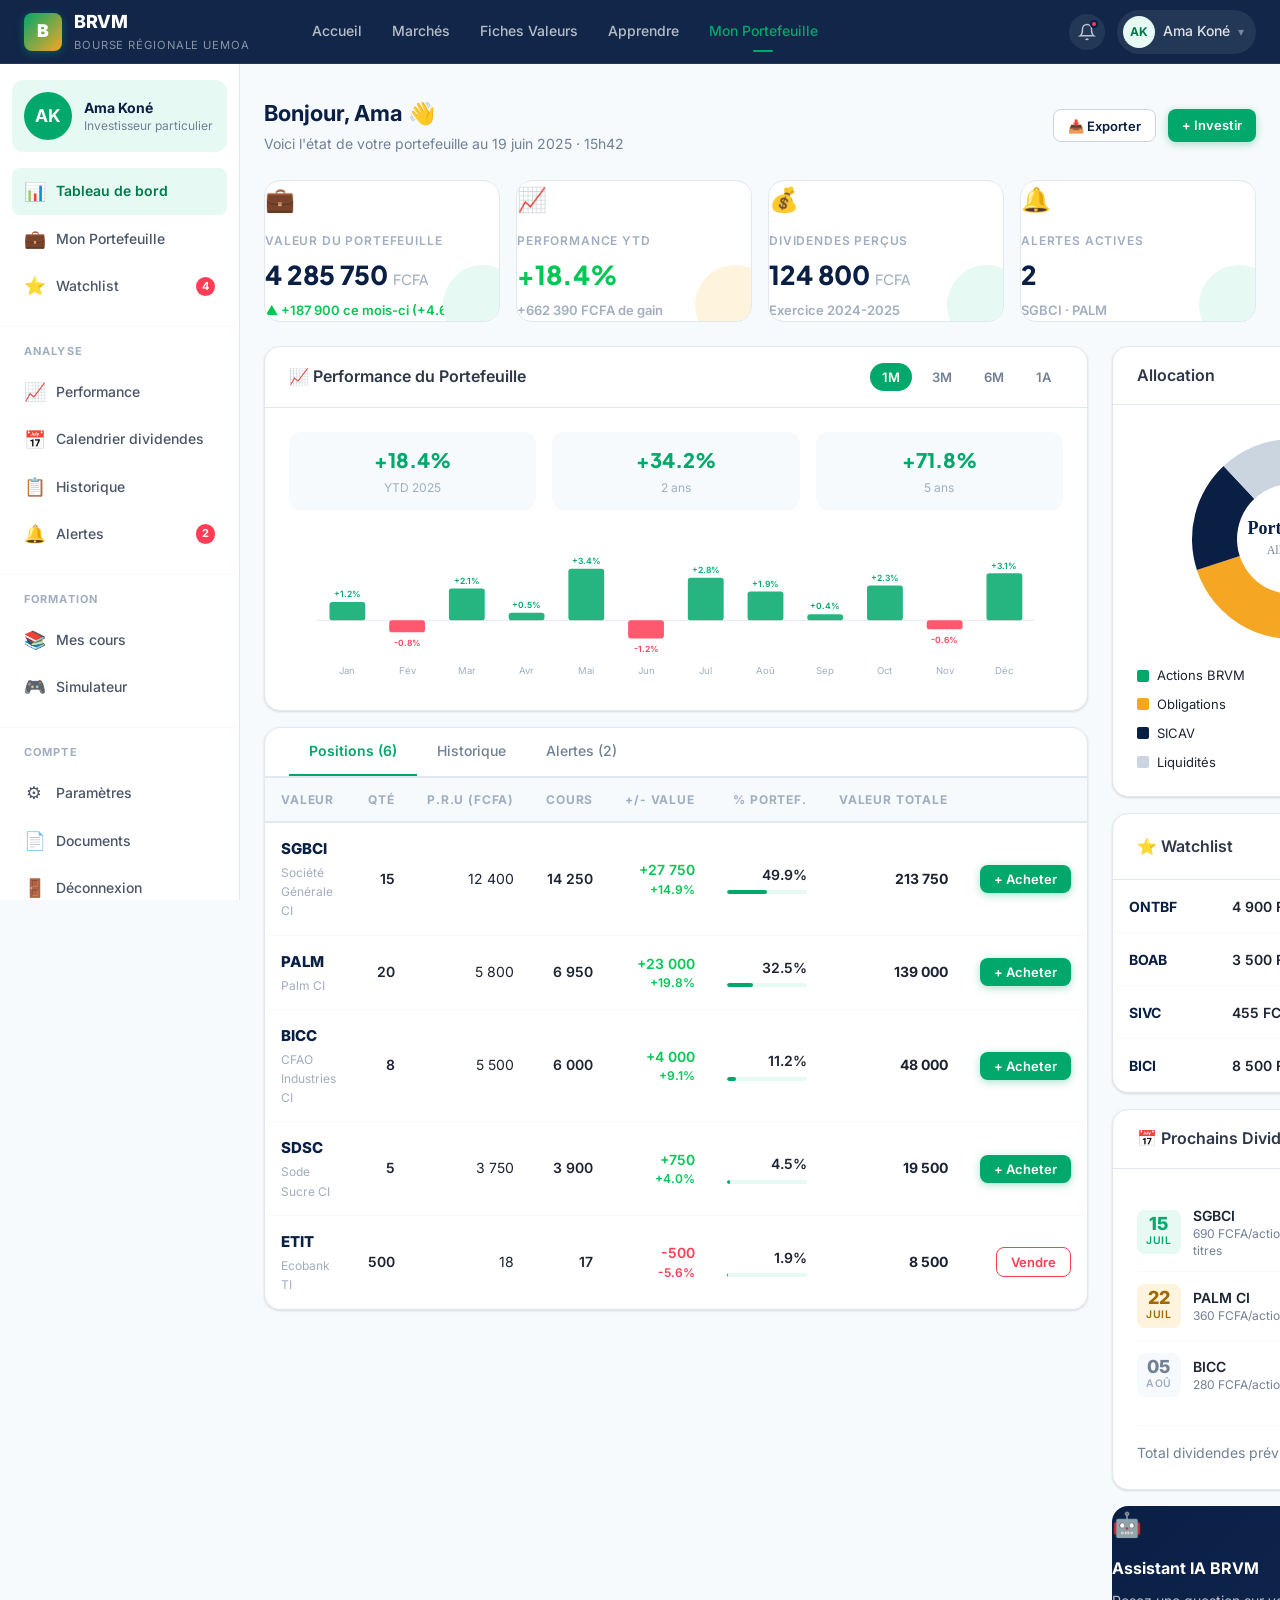
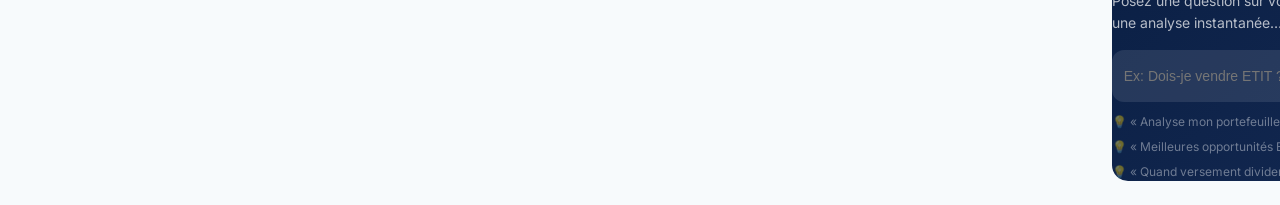
<file: brvm-prototype/pages/dashboard.html>
<!DOCTYPE html>
<html lang="fr">
<head>
  <meta charset="UTF-8"/>
  <meta name="viewport" content="width=device-width, initial-scale=1.0"/>
  <title>BRVM — Mon Espace Investisseur · Dashboard</title>
  <link rel="preconnect" href="https://fonts.googleapis.com"/>
  <link href="https://fonts.googleapis.com/css2?family=Inter:wght@400;500;600;700;800&family=Plus+Jakarta+Sans:wght@700;800;900&display=swap" rel="stylesheet"/>
  <link rel="stylesheet" href="../css/design-system.css"/>
  <link rel="stylesheet" href="../css/layout.css"/>
  <style>
    /* KPI CARDS */
    .kpi-cards { display: grid; grid-template-columns: repeat(4, 1fr); gap: var(--space-4); margin-bottom: var(--space-6); }
    .kpi-card {
      background: var(--white);
      border: 1px solid var(--gray-200);
      border-radius: var(--radius-xl);
      padding: var(--space-5);
      position: relative;
      overflow: hidden;
    }
    .kpi-card::before {
      content: '';
      position: absolute;
      bottom: 0; right: 0;
      width: 80px; height: 80px;
      border-radius: 50%;
      background: var(--brvm-green-light);
      transform: translate(30%, 30%);
    }
    .kpi-card.kpi-gold::before  { background: var(--brvm-gold-light); }
    .kpi-card.kpi-danger::before { background: rgba(255,61,87,.07); }
    .kpi-icon { font-size: 1.5rem; margin-bottom: var(--space-3); }
    .kpi-label { font-size: .75rem; color: var(--gray-400); font-weight: 600; text-transform: uppercase; letter-spacing: .07em; }
    .kpi-main { font-size: 1.625rem; font-weight: 800; color: var(--brvm-navy); font-family: var(--font-display); margin-top: 4px; }
    .kpi-sub { font-size: .8125rem; font-weight: 600; margin-top: 4px; }

    /* DASHBOARD GRID */
    .dashboard-grid { display: grid; grid-template-columns: 1fr 360px; gap: var(--space-6); }

    /* PORTFOLIO TABLE */
    .portfolio-table { width: 100%; border-collapse: collapse; font-size: .875rem; }
    .portfolio-table th { background: var(--gray-100); padding: 0.75rem 1rem; font-size: .75rem; font-weight: 700; color: var(--gray-400); text-transform: uppercase; letter-spacing: .07em; text-align: right; border-bottom: 2px solid var(--gray-200); white-space: nowrap; }
    .portfolio-table th:first-child { text-align: left; }
    .portfolio-table td { padding: 0.875rem 1rem; border-bottom: 1px solid var(--gray-100); vertical-align: middle; text-align: right; }
    .portfolio-table td:first-child { text-align: left; }
    .portfolio-table tr:hover td { background: var(--gray-100); }
    .portfolio-sym { font-weight: 800; font-size: .9375rem; color: var(--brvm-navy); }
    .portfolio-name { font-size: .75rem; color: var(--gray-400); margin-top: 2px; }
    .weight-bar { height: 4px; background: var(--brvm-green-light); border-radius: 2px; overflow: hidden; min-width: 80px; margin-top: 4px; }
    .weight-fill { height: 100%; background: var(--brvm-green); border-radius: 2px; }

    /* WATCHLIST */
    .watchlist-item {
      display: grid;
      grid-template-columns: 1fr 1fr 80px 32px;
      gap: var(--space-2);
      align-items: center;
      padding: 0.75rem var(--space-4);
      border-bottom: 1px solid var(--gray-100);
      font-size: .875rem;
    }
    .watchlist-item:hover { background: var(--gray-100); }

    /* ALERTS */
    .alert-item {
      display: flex;
      align-items: center;
      gap: var(--space-3);
      padding: 0.75rem;
      border: 1px solid var(--gray-200);
      border-radius: var(--radius-md);
      margin-bottom: var(--space-2);
    }

    /* CAL DIVIDENDES */
    .div-cal-item { display: flex; align-items: center; gap: var(--space-3); padding: 0.75rem 0; border-bottom: 1px solid var(--gray-100); }
    .div-date { width: 44px; height: 44px; border-radius: var(--radius-md); display: flex; flex-direction: column; align-items: center; justify-content: center; flex-shrink: 0; }
    .div-date .day { font-size: 1.125rem; font-weight: 800; line-height: 1; }
    .div-date .month { font-size: .65rem; font-weight: 600; text-transform: uppercase; letter-spacing: .05em; }

    /* HISTORY */
    .history-item { display: flex; align-items: center; gap: var(--space-3); padding: 0.75rem 0; border-bottom: 1px solid var(--gray-100); }
    .history-icon { width: 36px; height: 36px; border-radius: 50%; display: flex; align-items: center; justify-content: center; font-size: .875rem; flex-shrink: 0; }
    .history-icon.buy    { background: var(--brvm-green-light); }
    .history-icon.sell   { background: #FFEBEE; }
    .history-icon.div    { background: var(--brvm-gold-light); }

    /* PERF CHART */
    .perf-summary { display: grid; grid-template-columns: repeat(3, 1fr); gap: var(--space-4); margin-bottom: var(--space-4); }
    .perf-box { background: var(--gray-100); border-radius: var(--radius-lg); padding: var(--space-3); text-align: center; }
    .perf-box-val { font-size: 1.25rem; font-weight: 800; font-family: var(--font-display); }
    .perf-box-lbl { font-size: .75rem; color: var(--gray-400); margin-top: 2px; }

    /* SIDEBAR SCROLLABLE */
    .dash-sidebar { display: flex; flex-direction: column; gap: var(--space-4); }

    @media (max-width: 1200px) {
      .kpi-cards { grid-template-columns: repeat(2, 1fr); }
      .dashboard-grid { grid-template-columns: 1fr; }
    }
    @media (max-width: 768px) {
      .kpi-cards { grid-template-columns: 1fr 1fr; }
    }
  </style>
</head>
<body class="dashboard-layout">

<!-- TOPBAR -->
<nav class="topbar">
  <div class="topbar-inner">
    <a href="../index.html" class="logo">
      <div class="logo-mark">B</div>
      <div class="logo-text"><strong>BRVM</strong><span>Bourse Régionale UEMOA</span></div>
    </a>
    <div class="nav-links">
      <a href="../index.html" class="nav-link">Accueil</a>
      <a href="marche.html" class="nav-link">Marchés</a>
      <a href="action.html" class="nav-link">Fiches Valeurs</a>
      <a href="apprentissage.html" class="nav-link">Apprendre</a>
      <a href="dashboard.html" class="nav-link active">Mon Portefeuille</a>
    </div>
    <div class="nav-actions">
      <div class="nav-bell"><svg width="18" height="18" fill="none" stroke="currentColor" stroke-width="2" viewBox="0 0 24 24"><path d="M18 8A6 6 0 0 0 6 8c0 7-3 9-3 9h18s-3-2-3-9"/><path d="M13.73 21a2 2 0 0 1-3.46 0"/></svg><span class="dot"></span></div>
      <div class="nav-user"><div class="avatar avatar-sm">AK</div><span class="nav-user-name">Ama Koné</span><span class="nav-user-chevron">▾</span></div>
      <button class="hamburger"><span></span><span></span><span></span></button>
    </div>
  </div>
</nav>

<!-- SIDEBAR -->
<aside class="sidebar">
  <div class="sidebar-section">
    <div style="display:flex;align-items:center;gap:var(--space-3);padding:var(--space-3);background:var(--brvm-green-light);border-radius:var(--radius-lg);margin-bottom:var(--space-4)">
      <div class="avatar avatar-lg" style="background:var(--brvm-green);color:white;font-size:1.1rem">AK</div>
      <div><div class="font-bold text-sm" style="color:var(--brvm-navy)">Ama Koné</div><div class="text-xs text-muted">Investisseur particulier</div></div>
    </div>
    <div class="sidebar-item active" onclick="location.href='dashboard.html'"><span class="icon">📊</span> Tableau de bord</div>
    <div class="sidebar-item" onclick="location.href='dashboard.html'"><span class="icon">💼</span> Mon Portefeuille</div>
    <div class="sidebar-item"><span class="icon">⭐</span> Watchlist <span class="sidebar-badge">4</span></div>
  </div>
  <div class="sidebar-section">
    <div class="sidebar-label">Analyse</div>
    <div class="sidebar-item"><span class="icon">📈</span> Performance</div>
    <div class="sidebar-item"><span class="icon">📅</span> Calendrier dividendes</div>
    <div class="sidebar-item"><span class="icon">📋</span> Historique</div>
    <div class="sidebar-item"><span class="icon">🔔</span> Alertes <span class="sidebar-badge">2</span></div>
  </div>
  <div class="sidebar-section">
    <div class="sidebar-label">Formation</div>
    <div class="sidebar-item" onclick="location.href='apprentissage.html'"><span class="icon">📚</span> Mes cours</div>
    <div class="sidebar-item" onclick="location.href='apprentissage.html'"><span class="icon">🎮</span> Simulateur</div>
  </div>
  <div class="sidebar-section">
    <div class="sidebar-label">Compte</div>
    <div class="sidebar-item"><span class="icon">⚙️</span> Paramètres</div>
    <div class="sidebar-item"><span class="icon">📄</span> Documents</div>
    <div class="sidebar-item"><span class="icon">🚪</span> Déconnexion</div>
  </div>
</aside>

<!-- MAIN CONTENT -->
<main class="main-content">
  <div style="padding-top:var(--space-2)">

    <!-- PAGE HEADER -->
    <div class="page-header">
      <div>
        <div class="page-title">Bonjour, Ama 👋</div>
        <div class="page-subtitle">Voici l'état de votre portefeuille au 19 juin 2025 · 15h42</div>
      </div>
      <div style="display:flex;gap:var(--space-3)">
        <button class="btn btn-secondary btn-sm">📥 Exporter</button>
        <a href="marche.html" class="btn btn-primary btn-sm">+ Investir</a>
      </div>
    </div>

    <!-- KPI CARDS -->
    <div class="kpi-cards">
      <div class="kpi-card">
        <div class="kpi-icon">💼</div>
        <div class="kpi-label">Valeur du portefeuille</div>
        <div class="kpi-main">4 285 750 <span style="font-size:.875rem;font-weight:500;color:var(--gray-400)">FCFA</span></div>
        <div class="kpi-sub price-up">▲ +187 900 ce mois-ci (+4.6%)</div>
      </div>
      <div class="kpi-card kpi-gold">
        <div class="kpi-icon">📈</div>
        <div class="kpi-label">Performance YTD</div>
        <div class="kpi-main" style="color:var(--success)">+18.4%</div>
        <div class="kpi-sub" style="color:var(--gray-400)">+662 390 FCFA de gain</div>
      </div>
      <div class="kpi-card">
        <div class="kpi-icon">💰</div>
        <div class="kpi-label">Dividendes perçus</div>
        <div class="kpi-main">124 800 <span style="font-size:.875rem;font-weight:500;color:var(--gray-400)">FCFA</span></div>
        <div class="kpi-sub" style="color:var(--gray-400)">Exercice 2024-2025</div>
      </div>
      <div class="kpi-card">
        <div class="kpi-icon">🔔</div>
        <div class="kpi-label">Alertes actives</div>
        <div class="kpi-main">2</div>
        <div class="kpi-sub" style="color:var(--gray-400)">SGBCI · PALM</div>
      </div>
    </div>

    <!-- MAIN DASHBOARD GRID -->
    <div class="dashboard-grid">
      <div>

        <!-- PERFORMANCE CHART -->
        <div class="card" style="margin-bottom:var(--space-4)" data-tabs-container>
          <div class="card-header" style="padding:0;display:block">
            <div style="padding:var(--space-4) var(--space-6);display:flex;align-items:center;justify-content:space-between;flex-wrap:wrap;gap:var(--space-3)">
              <span class="font-semibold" style="color:var(--gray-700)">📈 Performance du Portefeuille</span>
              <div class="chart-controls" style="display:flex;gap:var(--space-2)">
                <span class="period-btn active" style="cursor:pointer;padding:4px 12px;border-radius:20px;font-size:.8125rem;font-weight:600;background:var(--brvm-green);color:white">1M</span>
                <span class="period-btn" style="cursor:pointer;padding:4px 12px;border-radius:20px;font-size:.8125rem;font-weight:600;color:var(--gray-500)">3M</span>
                <span class="period-btn" style="cursor:pointer;padding:4px 12px;border-radius:20px;font-size:.8125rem;font-weight:600;color:var(--gray-500)">6M</span>
                <span class="period-btn" style="cursor:pointer;padding:4px 12px;border-radius:20px;font-size:.8125rem;font-weight:600;color:var(--gray-500)">1A</span>
              </div>
            </div>
          </div>
          <div class="card-body">
            <div class="perf-summary">
              <div class="perf-box"><div class="perf-box-val text-green">+18.4%</div><div class="perf-box-lbl">YTD 2025</div></div>
              <div class="perf-box"><div class="perf-box-val text-green">+34.2%</div><div class="perf-box-lbl">2 ans</div></div>
              <div class="perf-box"><div class="perf-box-val text-green">+71.8%</div><div class="perf-box-lbl">5 ans</div></div>
            </div>
            <div id="chart-performance" style="width:100%"></div>
          </div>
        </div>

        <!-- PORTFOLIO TABLE -->
        <div class="card" style="margin-bottom:var(--space-4)" data-tabs-container>
          <div class="card-header" style="padding:0;display:block">
            <div class="tabs" style="padding:0 var(--space-6)">
              <div class="tab-item active" data-tab="positions">Positions (6)</div>
              <div class="tab-item" data-tab="historique">Historique</div>
              <div class="tab-item" data-tab="alertes">Alertes (2)</div>
            </div>
          </div>

          <!-- POSITIONS -->
          <div class="tab-panel active" data-panel="positions">
            <div style="overflow-x:auto">
              <table class="portfolio-table">
                <thead>
                  <tr>
                    <th>Valeur</th>
                    <th>Qté</th>
                    <th>P.R.U (FCFA)</th>
                    <th>Cours</th>
                    <th>+/- value</th>
                    <th>% Portef.</th>
                    <th>Valeur totale</th>
                    <th></th>
                  </tr>
                </thead>
                <tbody>
                  <tr>
                    <td><a href="action.html" class="portfolio-sym">SGBCI</a><div class="portfolio-name">Société Générale CI</div></td>
                    <td class="font-semibold">15</td>
                    <td>12 400</td>
                    <td class="font-semibold">14 250</td>
                    <td><div class="price-up font-bold">+27 750</div><div class="price-up text-xs">+14.9%</div></td>
                    <td><div class="font-semibold">49.9%</div><div class="weight-bar" style="margin-top:4px"><div class="weight-fill" style="width:50%"></div></div></td>
                    <td class="font-bold">213 750</td>
                    <td><button class="btn btn-primary btn-sm">+ Acheter</button></td>
                  </tr>
                  <tr>
                    <td><a href="action.html" class="portfolio-sym">PALM</a><div class="portfolio-name">Palm CI</div></td>
                    <td class="font-semibold">20</td>
                    <td>5 800</td>
                    <td class="font-semibold">6 950</td>
                    <td><div class="price-up font-bold">+23 000</div><div class="price-up text-xs">+19.8%</div></td>
                    <td><div class="font-semibold">32.5%</div><div class="weight-bar" style="margin-top:4px"><div class="weight-fill" style="width:32.5%"></div></div></td>
                    <td class="font-bold">139 000</td>
                    <td><button class="btn btn-primary btn-sm">+ Acheter</button></td>
                  </tr>
                  <tr>
                    <td><a href="action.html" class="portfolio-sym">BICC</a><div class="portfolio-name">CFAO Industries CI</div></td>
                    <td class="font-semibold">8</td>
                    <td>5 500</td>
                    <td class="font-semibold">6 000</td>
                    <td><div class="price-up font-bold">+4 000</div><div class="price-up text-xs">+9.1%</div></td>
                    <td><div class="font-semibold">11.2%</div><div class="weight-bar" style="margin-top:4px"><div class="weight-fill" style="width:11.2%"></div></div></td>
                    <td class="font-bold">48 000</td>
                    <td><button class="btn btn-primary btn-sm">+ Acheter</button></td>
                  </tr>
                  <tr>
                    <td><a href="action.html" class="portfolio-sym">SDSC</a><div class="portfolio-name">Sode Sucre CI</div></td>
                    <td class="font-semibold">5</td>
                    <td>3 750</td>
                    <td class="font-semibold">3 900</td>
                    <td><div class="price-up font-bold">+750</div><div class="price-up text-xs">+4.0%</div></td>
                    <td><div class="font-semibold">4.5%</div><div class="weight-bar" style="margin-top:4px"><div class="weight-fill" style="width:4.5%"></div></div></td>
                    <td class="font-bold">19 500</td>
                    <td><button class="btn btn-primary btn-sm">+ Acheter</button></td>
                  </tr>
                  <tr>
                    <td><a href="action.html" class="portfolio-sym">ETIT</a><div class="portfolio-name">Ecobank TI</div></td>
                    <td class="font-semibold">500</td>
                    <td>18</td>
                    <td class="font-semibold">17</td>
                    <td><div class="price-down font-bold">-500</div><div class="price-down text-xs">-5.6%</div></td>
                    <td><div class="font-semibold">1.9%</div><div class="weight-bar" style="margin-top:4px"><div class="weight-fill danger" style="width:1.9%;background:var(--danger)"></div></div></td>
                    <td class="font-bold">8 500</td>
                    <td><button class="btn btn-sm" style="border:1px solid var(--danger);color:var(--danger);background:none">Vendre</button></td>
                  </tr>
                </tbody>
              </table>
            </div>
          </div>

          <!-- HISTORIQUE -->
          <div class="tab-panel" data-panel="historique">
            <div style="padding:var(--space-4)">
              <div class="history-item"><div class="history-icon buy">📈</div><div style="flex:1"><div class="font-semibold text-sm">Achat 5 titres SGBCI</div><div class="text-xs text-muted">19 juin 2025 · 14h15</div></div><div style="text-align:right"><div class="font-bold">71 250 FCFA</div><div class="text-xs price-up">Exécuté</div></div></div>
              <div class="history-item"><div class="history-icon div">💰</div><div style="flex:1"><div class="font-semibold text-sm">Dividende PALM CI (20 titres)</div><div class="text-xs text-muted">10 juil. 2024</div></div><div style="text-align:right"><div class="font-bold text-green">+7 200 FCFA</div><div class="text-xs text-muted">360 FCFA/titre</div></div></div>
              <div class="history-item"><div class="history-icon sell">📉</div><div style="flex:1"><div class="font-semibold text-sm">Vente 10 titres ETIT</div><div class="text-xs text-muted">15 mai 2025 · 13h42</div></div><div style="text-align:right"><div class="font-bold">180 FCFA</div><div class="text-xs price-down">-12.5%</div></div></div>
              <div class="history-item"><div class="history-icon buy">📈</div><div style="flex:1"><div class="font-semibold text-sm">Achat 8 titres BICC</div><div class="text-xs text-muted">3 mars 2025</div></div><div style="text-align:right"><div class="font-bold">44 000 FCFA</div><div class="text-xs price-up">Exécuté</div></div></div>
              <div class="history-item"><div class="history-icon div">💰</div><div style="flex:1"><div class="font-semibold text-sm">Dividende SGBCI (10 titres)</div><div class="text-xs text-muted">15 juil. 2024</div></div><div style="text-align:right"><div class="font-bold text-green">+6 400 FCFA</div><div class="text-xs text-muted">640 FCFA/titre</div></div></div>
            </div>
          </div>

          <!-- ALERTES -->
          <div class="tab-panel" data-panel="alertes">
            <div style="padding:var(--space-4)">
              <div style="display:flex;align-items:center;gap:var(--space-3);margin-bottom:var(--space-4)">
                <select class="input" id="alert-action" style="flex:1"><option>SGBCI</option><option>PALM</option><option>BICC</option><option>ETIT</option></select>
                <input type="number" class="input" id="alert-price" placeholder="Prix cible FCFA" style="flex:1"/>
                <button class="btn btn-primary" onclick="addAlert()">+ Alerte</button>
              </div>
              <div id="alert-list">
                <div class="alert-item"><span class="badge badge-navy">SGBCI</span><span class="text-sm" style="flex:1">Alerte à <strong>15 000 FCFA</strong> (cours actuel : 14 250)</span><span class="badge badge-green">Actif</span><button class="btn btn-ghost btn-sm text-danger">✕</button></div>
                <div class="alert-item"><span class="badge badge-navy">PALM</span><span class="text-sm" style="flex:1">Alerte à <strong>7 500 FCFA</strong> (cours actuel : 6 950)</span><span class="badge badge-green">Actif</span><button class="btn btn-ghost btn-sm text-danger">✕</button></div>
              </div>
            </div>
          </div>
        </div>

      </div>

      <!-- RIGHT SIDEBAR -->
      <div class="dash-sidebar">

        <!-- DONUT ALLOCATION -->
        <div class="card">
          <div class="card-header"><span class="font-semibold" style="color:var(--gray-700)">Allocation</span></div>
          <div class="card-body">
            <canvas id="donut-portfolio" width="220" height="220" style="display:block;margin:0 auto"></canvas>
            <div style="margin-top:var(--space-4);display:flex;flex-direction:column;gap:var(--space-2)">
              <div style="display:flex;align-items:center;gap:var(--space-2);font-size:.8125rem"><span style="width:12px;height:12px;background:#00A86B;border-radius:2px;display:inline-block;flex-shrink:0"></span><span style="flex:1">Actions BRVM</span><strong>42%</strong></div>
              <div style="display:flex;align-items:center;gap:var(--space-2);font-size:.8125rem"><span style="width:12px;height:12px;background:#F5A623;border-radius:2px;display:inline-block;flex-shrink:0"></span><span style="flex:1">Obligations</span><strong>28%</strong></div>
              <div style="display:flex;align-items:center;gap:var(--space-2);font-size:.8125rem"><span style="width:12px;height:12px;background:#0A1F44;border-radius:2px;display:inline-block;flex-shrink:0"></span><span style="flex:1">SICAV</span><strong>18%</strong></div>
              <div style="display:flex;align-items:center;gap:var(--space-2);font-size:.8125rem"><span style="width:12px;height:12px;background:#CBD5E0;border-radius:2px;display:inline-block;flex-shrink:0"></span><span style="flex:1">Liquidités</span><strong>12%</strong></div>
            </div>
          </div>
        </div>

        <!-- WATCHLIST -->
        <div class="card">
          <div class="card-header">
            <span class="font-semibold" style="color:var(--gray-700)">⭐ Watchlist</span>
            <a href="marche.html" class="btn btn-ghost btn-sm">+ Ajouter</a>
          </div>
          <div class="watchlist-items">
            <div class="watchlist-item" data-sym="ONTBF" onclick="location.href='action.html'" style="cursor:pointer">
              <span class="font-bold text-sm" style="color:var(--brvm-navy)">ONTBF</span>
              <span class="text-sm font-semibold">4 900 FCFA</span>
              <span class="price-down text-sm font-bold">-0.72%</span>
              <button class="btn-ghost btn-sm" onclick="event.stopPropagation();this.closest('[data-sym]').remove()">✕</button>
            </div>
            <div class="watchlist-item" data-sym="BOAB" onclick="location.href='action.html'" style="cursor:pointer">
              <span class="font-bold text-sm" style="color:var(--brvm-navy)">BOAB</span>
              <span class="text-sm font-semibold">3 500 FCFA</span>
              <span class="text-sm font-bold" style="color:var(--gray-400)">0.00%</span>
              <button class="btn-ghost btn-sm" onclick="event.stopPropagation();this.closest('[data-sym]').remove()">✕</button>
            </div>
            <div class="watchlist-item" data-sym="SIVC" onclick="location.href='action.html'" style="cursor:pointer">
              <span class="font-bold text-sm" style="color:var(--brvm-navy)">SIVC</span>
              <span class="text-sm font-semibold">455 FCFA</span>
              <span class="price-down text-sm font-bold">-2.17%</span>
              <button class="btn-ghost btn-sm" onclick="event.stopPropagation();this.closest('[data-sym]').remove()">✕</button>
            </div>
            <div class="watchlist-item" data-sym="BICI" onclick="location.href='action.html'" style="cursor:pointer">
              <span class="font-bold text-sm" style="color:var(--brvm-navy)">BICI</span>
              <span class="text-sm font-semibold">8 500 FCFA</span>
              <span class="price-up text-sm font-bold">+1.19%</span>
              <button class="btn-ghost btn-sm" onclick="event.stopPropagation();this.closest('[data-sym]').remove()">✕</button>
            </div>
          </div>
        </div>

        <!-- CALENDRIER DIVIDENDES -->
        <div class="card">
          <div class="card-header"><span class="font-semibold" style="color:var(--gray-700)">📅 Prochains Dividendes</span></div>
          <div class="card-body">
            <div class="div-cal-item">
              <div class="div-date" style="background:var(--brvm-green-light)"><span class="day text-green">15</span><span class="month text-green">Juil</span></div>
              <div style="flex:1"><div class="font-semibold text-sm">SGBCI</div><div class="text-xs text-muted">690 FCFA/action · 15 titres</div></div>
              <div style="text-align:right"><div class="font-bold text-green">10 350 FCFA</div><div class="text-xs text-muted">Estimé</div></div>
            </div>
            <div class="div-cal-item">
              <div class="div-date" style="background:var(--brvm-gold-light)"><span class="day" style="color:#a06800">22</span><span class="month" style="color:#a06800">Juil</span></div>
              <div style="flex:1"><div class="font-semibold text-sm">PALM CI</div><div class="text-xs text-muted">360 FCFA/action · 20 titres</div></div>
              <div style="text-align:right"><div class="font-bold text-gold">7 200 FCFA</div><div class="text-xs text-muted">Estimé</div></div>
            </div>
            <div class="div-cal-item" style="border-bottom:none">
              <div class="div-date" style="background:var(--gray-100)"><span class="day" style="color:var(--gray-500)">05</span><span class="month" style="color:var(--gray-400)">Aoû</span></div>
              <div style="flex:1"><div class="font-semibold text-sm">BICC</div><div class="text-xs text-muted">280 FCFA/action · 8 titres</div></div>
              <div style="text-align:right"><div class="font-bold">2 240 FCFA</div><div class="text-xs text-muted">Estimé</div></div>
            </div>
            <div style="margin-top:var(--space-4);padding-top:var(--space-4);border-top:1px solid var(--gray-100);display:flex;justify-content:space-between;font-size:.875rem">
              <span class="text-muted">Total dividendes prévus</span>
              <span class="font-bold text-green">19 790 FCFA</span>
            </div>
          </div>
        </div>

        <!-- AI ASSISTANT TEASER -->
        <div style="background:linear-gradient(135deg,var(--brvm-navy),#142952);border-radius:var(--radius-xl);padding:var(--space-5);color:white">
          <div style="font-size:1.5rem;margin-bottom:var(--space-3)">🤖</div>
          <div class="font-bold" style="margin-bottom:var(--space-2)">Assistant IA BRVM</div>
          <p class="text-sm" style="color:rgba(255,255,255,.7);line-height:1.6">Posez une question sur vos investissements, obtenez une analyse instantanée…</p>
          <div style="margin-top:var(--space-4);background:rgba(255,255,255,.1);border-radius:var(--radius-lg);padding:0.75rem;display:flex;gap:var(--space-2)">
            <input type="text" placeholder="Ex: Dois-je vendre ETIT ?" style="background:none;border:none;outline:none;color:white;flex:1;font-size:.875rem" class="placeholder-white"/>
            <button class="btn btn-primary btn-sm" style="flex-shrink:0">Envoyer</button>
          </div>
          <div style="margin-top:var(--space-3);display:flex;flex-direction:column;gap:var(--space-2)">
            <span class="text-xs" style="color:rgba(255,255,255,.4);cursor:pointer;hover:color:white">💡 « Analyse mon portefeuille »</span>
            <span class="text-xs" style="color:rgba(255,255,255,.4);cursor:pointer">💡 « Meilleures opportunités BRVM »</span>
            <span class="text-xs" style="color:rgba(255,255,255,.4);cursor:pointer">💡 « Quand versement dividende SGBCI? »</span>
          </div>
        </div>

      </div>
    </div>

  </div>
</main>

<script src="../js/main.js"></script>
<script>
document.addEventListener('DOMContentLoaded', () => {
  setTimeout(() => {
    buildBarChart('chart-performance', ['Jan','Fév','Mar','Avr','Mai','Jun','Jul','Aoû','Sep','Oct','Nov','Déc'], [1.2,-0.8,2.1,0.5,3.4,-1.2,2.8,1.9,0.4,2.3,-0.6,3.1]);
  }, 100);
});
</script>
</body>
</html>
</file>
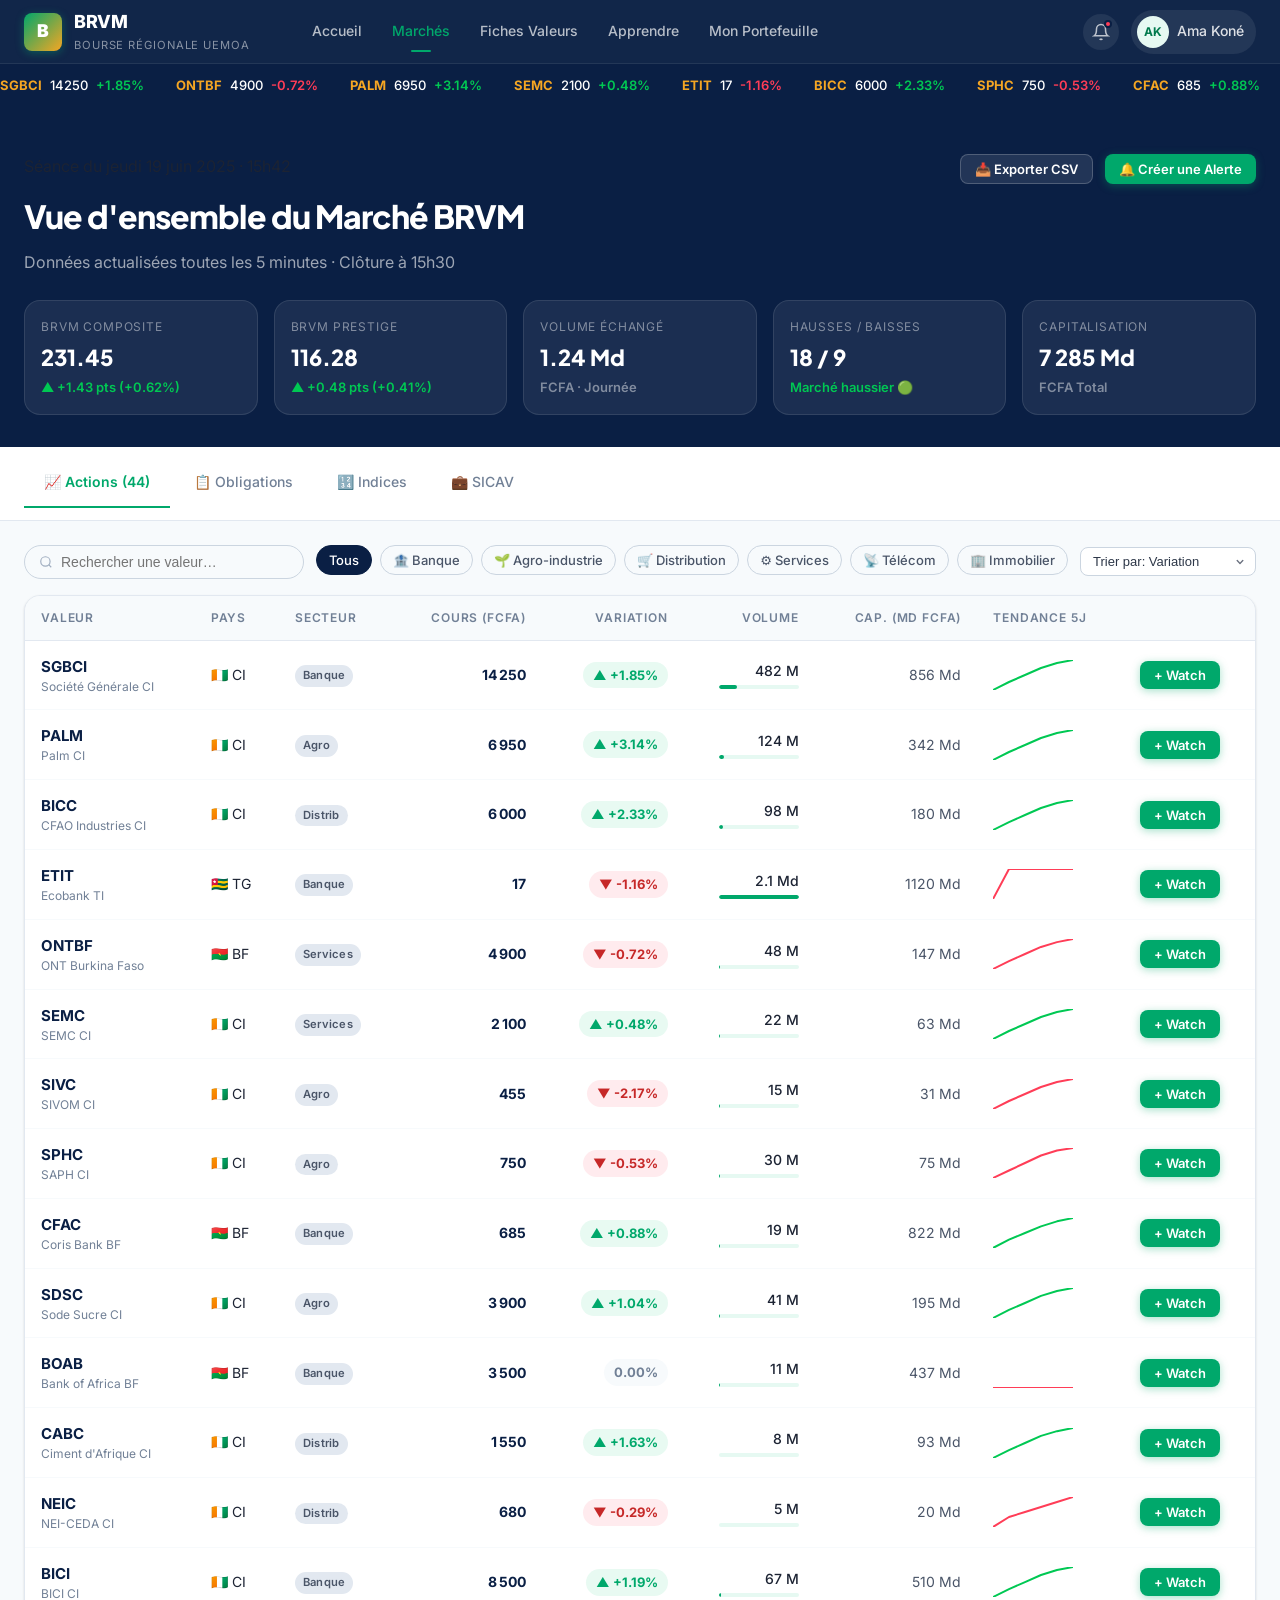
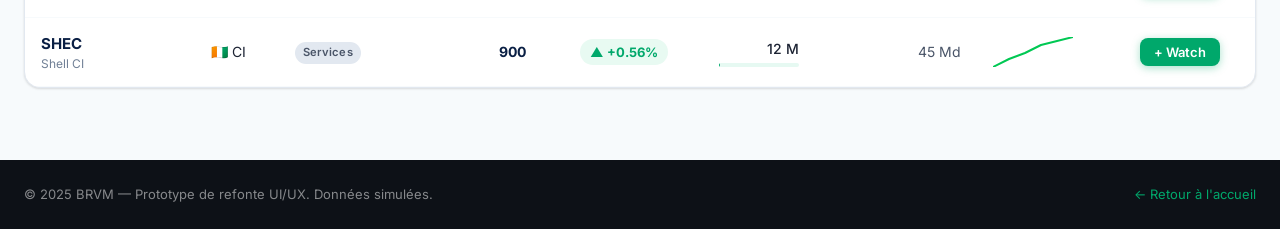
<file: brvm-prototype/pages/marche.html>
<!DOCTYPE html>
<html lang="fr">
<head>
  <meta charset="UTF-8"/>
  <meta name="viewport" content="width=device-width, initial-scale=1.0"/>
  <title>BRVM — Marchés · Actions, Obligations, Indices</title>
  <link rel="preconnect" href="https://fonts.googleapis.com"/>
  <link href="https://fonts.googleapis.com/css2?family=Inter:wght@400;500;600;700;800&family=Plus+Jakarta+Sans:wght@700;800;900&display=swap" rel="stylesheet"/>
  <link rel="stylesheet" href="../css/design-system.css"/>
  <link rel="stylesheet" href="../css/layout.css"/>
  <style>
    .market-hero {
      background: var(--brvm-navy);
      padding: var(--space-12) 0 var(--space-8);
    }
    .market-kpi-grid {
      display: grid;
      grid-template-columns: repeat(5, 1fr);
      gap: var(--space-4);
      margin-top: var(--space-6);
    }
    .kpi-box {
      background: rgba(255,255,255,.07);
      border: 1px solid rgba(255,255,255,.1);
      border-radius: var(--radius-xl);
      padding: var(--space-4);
    }
    .kpi-label { font-size: .75rem; color: rgba(255,255,255,.45); text-transform: uppercase; letter-spacing: .07em; }
    .kpi-value { font-size: 1.375rem; font-weight: 800; color: white; margin-top: 4px; font-family: var(--font-display); }
    .kpi-change { font-size: .8125rem; font-weight: 600; margin-top: 2px; }

    /* FILTER BAR */
    .market-controls {
      background: var(--white);
      border-bottom: 1px solid var(--gray-200);
      padding: var(--space-3) 0;
      position: sticky;
      top: 64px;
      z-index: 99;
    }
    .market-controls-inner {
      display: flex;
      align-items: center;
      gap: var(--space-3);
      flex-wrap: wrap;
    }
    .search-field {
      display: flex;
      align-items: center;
      gap: var(--space-2);
      padding: 0.5rem 0.875rem;
      border: 1.5px solid var(--gray-300);
      border-radius: var(--radius-full);
      flex: 1;
      min-width: 200px;
      max-width: 320px;
      transition: border-color var(--transition-fast);
    }
    .search-field:focus-within { border-color: var(--brvm-green); }
    .search-field input { border: none; outline: none; font-size: .875rem; flex: 1; background: transparent; }
    .search-field svg { color: var(--gray-400); flex-shrink: 0; }

    /* SECTOR CHIPS */
    .sector-chips { display: flex; gap: var(--space-2); overflow-x: auto; padding-bottom: 4px; }
    .sector-chip {
      padding: 4px 12px;
      border-radius: var(--radius-full);
      font-size: .8125rem;
      font-weight: 500;
      border: 1px solid var(--gray-300);
      color: var(--gray-600);
      white-space: nowrap;
      cursor: pointer;
      transition: all var(--transition-fast);
    }
    .sector-chip:hover, .sector-chip.active { background: var(--brvm-navy); color: white; border-color: var(--brvm-navy); }

    /* TABLE */
    .market-table-wrap { overflow-x: auto; }
    .vol-bar { height: 4px; background: var(--brvm-green-light); border-radius: 2px; overflow: hidden; min-width: 60px; }
    .vol-fill { height: 100%; background: var(--brvm-green); border-radius: 2px; }
    .sym-link { color: var(--brvm-navy); font-weight: 700; font-size: .9375rem; }
    .sym-link:hover { color: var(--brvm-green); }
    .change-pill {
      display: inline-flex;
      align-items: center;
      gap: 3px;
      padding: 3px 10px;
      border-radius: var(--radius-full);
      font-size: .8125rem;
      font-weight: 700;
    }
    .change-pill.up   { background: #E8FAF2; color: #00A86B; }
    .change-pill.down { background: #FFEBEE; color: #C62828; }
    .change-pill.flat { background: var(--gray-100); color: var(--gray-500); }

    /* TABS CONTENT */
    .content-area { padding: var(--space-6) 0; }

    /* INDEX CARDS */
    .index-detail-grid { display: grid; grid-template-columns: repeat(3, 1fr); gap: var(--space-4); }
    .index-detail-card {
      background: var(--white);
      border: 1px solid var(--gray-200);
      border-radius: var(--radius-xl);
      padding: var(--space-6);
      transition: all var(--transition-normal);
    }
    .index-detail-card:hover { box-shadow: var(--shadow-md); transform: translateY(-2px); }
    .index-chart-container { height: 80px; margin-top: var(--space-4); }
    .obl-row { display: grid; grid-template-columns: 2fr 1fr 1fr 1fr 1fr; gap: var(--space-4); align-items: center; padding: 0.875rem var(--space-4); border-bottom: 1px solid var(--gray-100); font-size: .875rem; }
    .obl-row:hover { background: var(--gray-100); }
    .obl-head { background: var(--gray-100); padding: 0.75rem var(--space-4); font-size: .75rem; font-weight: 700; color: var(--gray-500); text-transform: uppercase; letter-spacing: .06em; display: grid; grid-template-columns: 2fr 1fr 1fr 1fr 1fr; gap: var(--space-4); border-bottom: 1px solid var(--gray-200); }

    @media (max-width: 1024px) {
      .market-kpi-grid { grid-template-columns: repeat(3, 1fr); }
    }
    @media (max-width: 768px) {
      .market-kpi-grid { grid-template-columns: repeat(2, 1fr); }
      .index-detail-grid { grid-template-columns: 1fr; }
    }
  </style>
</head>
<body>

<!-- TOPBAR -->
<nav class="topbar">
  <div class="topbar-inner">
    <a href="../index.html" class="logo">
      <div class="logo-mark">B</div>
      <div class="logo-text"><strong>BRVM</strong><span>Bourse Régionale UEMOA</span></div>
    </a>
    <div class="nav-links">
      <a href="../index.html" class="nav-link">Accueil</a>
      <a href="marche.html" class="nav-link active">Marchés</a>
      <a href="action.html" class="nav-link">Fiches Valeurs</a>
      <a href="apprentissage.html" class="nav-link">Apprendre</a>
      <a href="dashboard.html" class="nav-link">Mon Portefeuille</a>
    </div>
    <div class="nav-actions">
      <div class="nav-bell"><svg width="18" height="18" fill="none" stroke="currentColor" stroke-width="2" viewBox="0 0 24 24"><path d="M18 8A6 6 0 0 0 6 8c0 7-3 9-3 9h18s-3-2-3-9"/><path d="M13.73 21a2 2 0 0 1-3.46 0"/></svg><span class="dot"></span></div>
      <a href="dashboard.html" class="nav-user"><div class="avatar avatar-sm">AK</div><span class="nav-user-name hide-tablet">Ama Koné</span></a>
      <button class="hamburger"><span></span><span></span><span></span></button>
    </div>
  </div>
</nav>

<!-- TICKER -->
<div style="padding-top:64px"><div class="ticker-tape"><div class="ticker-inner"></div></div></div>

<!-- MARKET HERO -->
<div class="market-hero">
  <div class="container">
    <div style="display:flex;align-items:flex-start;justify-content:space-between;flex-wrap:wrap;gap:var(--space-4)">
      <div>
        <div class="hero-eyebrow" style="margin-bottom:var(--space-3)">Séance du jeudi 19 juin 2025 · 15h42</div>
        <h1 style="font-family:var(--font-display);font-size:2rem;font-weight:900;color:white;letter-spacing:-.03em">Vue d'ensemble du Marché BRVM</h1>
        <p style="color:rgba(255,255,255,.6);margin-top:var(--space-2)">Données actualisées toutes les 5 minutes · Clôture à 15h30</p>
      </div>
      <div style="display:flex;gap:var(--space-3)">
        <button class="btn btn-sm" style="background:rgba(255,255,255,.1);color:white;border:1px solid rgba(255,255,255,.2)">📥 Exporter CSV</button>
        <button class="btn btn-primary btn-sm">🔔 Créer une Alerte</button>
      </div>
    </div>
    <div class="market-kpi-grid">
      <div class="kpi-box">
        <div class="kpi-label">BRVM Composite</div>
        <div class="kpi-value">231.45</div>
        <div class="kpi-change price-up">▲ +1.43 pts (+0.62%)</div>
      </div>
      <div class="kpi-box">
        <div class="kpi-label">BRVM Prestige</div>
        <div class="kpi-value">116.28</div>
        <div class="kpi-change price-up">▲ +0.48 pts (+0.41%)</div>
      </div>
      <div class="kpi-box">
        <div class="kpi-label">Volume Échangé</div>
        <div class="kpi-value">1.24 Md</div>
        <div class="kpi-change" style="color:rgba(255,255,255,.45)">FCFA · Journée</div>
      </div>
      <div class="kpi-box">
        <div class="kpi-label">Hausses / Baisses</div>
        <div class="kpi-value">18 / 9</div>
        <div class="kpi-change price-up">Marché haussier 🟢</div>
      </div>
      <div class="kpi-box">
        <div class="kpi-label">Capitalisation</div>
        <div class="kpi-value">7 285 Md</div>
        <div class="kpi-change" style="color:rgba(255,255,255,.45)">FCFA Total</div>
      </div>
    </div>
  </div>
</div>

<!-- TABS + CONTROLS -->
<div class="market-controls" id="obligations">
  <div class="container">
    <div class="market-controls-inner">
      <div class="tabs" style="border:none;gap:4px" data-tabs-container>
        <div class="tab-item active" data-tab="actions">📈 Actions (44)</div>
        <div class="tab-item" data-tab="obligations">📋 Obligations</div>
        <div class="tab-item" data-tab="indices" id="indices">🔢 Indices</div>
        <div class="tab-item" data-tab="sicav" id="sicav">💼 SICAV</div>
      </div>
    </div>
  </div>
</div>

<!-- CONTENT -->
<div class="content-area" data-tabs-container>
  <div class="container">

    <!-- ====== ACTIONS PANEL ====== -->
    <div class="tab-panel active" data-panel="actions">
      <!-- Controls -->
      <div style="display:flex;align-items:center;gap:var(--space-3);margin-bottom:var(--space-4);flex-wrap:wrap">
        <div class="search-field">
          <svg width="14" height="14" fill="none" stroke="currentColor" stroke-width="2" viewBox="0 0 24 24"><circle cx="11" cy="11" r="8"/><path d="m21 21-4.35-4.35"/></svg>
          <input type="text" placeholder="Rechercher une valeur…" oninput="filterTable(this.value)"/>
        </div>
        <div class="sector-chips">
          <span class="sector-chip active" onclick="filterSector('all',this)">Tous</span>
          <span class="sector-chip" onclick="filterSector('banque',this)">🏦 Banque</span>
          <span class="sector-chip" onclick="filterSector('agro',this)">🌱 Agro-industrie</span>
          <span class="sector-chip" onclick="filterSector('distrib',this)">🛒 Distribution</span>
          <span class="sector-chip" onclick="filterSector('services',this)">⚙️ Services</span>
          <span class="sector-chip" onclick="filterSector('telecom',this)">📡 Télécom</span>
          <span class="sector-chip" onclick="filterSector('immobilier',this)">🏢 Immobilier</span>
        </div>
        <div style="margin-left:auto;display:flex;gap:var(--space-2)">
          <select class="filter-select" style="border-radius:var(--radius-md)">
            <option>Trier par: Variation</option>
            <option>Trier par: Cours</option>
            <option>Trier par: Volume</option>
            <option>Trier par: Capitalisation</option>
          </select>
        </div>
      </div>

      <!-- Table -->
      <div class="card">
        <div class="market-table-wrap">
          <table class="data-table" id="actions-table">
            <thead>
              <tr>
                <th>Valeur</th>
                <th>Pays</th>
                <th>Secteur</th>
                <th style="text-align:right">Cours (FCFA)</th>
                <th style="text-align:right">Variation</th>
                <th style="text-align:right">Volume</th>
                <th style="text-align:right">Cap. (Md FCFA)</th>
                <th>Tendance 5j</th>
                <th></th>
              </tr>
            </thead>
            <tbody id="table-body">
            </tbody>
          </table>
        </div>
      </div>
    </div>

    <!-- ====== OBLIGATIONS PANEL ====== -->
    <div class="tab-panel" data-panel="obligations">
      <div class="card" style="overflow:hidden">
        <div class="card-header">
          <span class="font-semibold" style="color:var(--gray-700)">Obligations d'État & Titres UEMOA</span>
          <div style="display:flex;gap:var(--space-2)">
            <select class="filter-select" style="border-radius:var(--radius-md)">
              <option>Tous les pays</option>
              <option>Côte d'Ivoire</option>
              <option>Sénégal</option>
              <option>Burkina Faso</option>
              <option>Mali</option>
              <option>Togo</option>
              <option>Bénin</option>
            </select>
            <select class="filter-select" style="border-radius:var(--radius-md)">
              <option>Tous types</option>
              <option>OAT</option>
              <option>BAT</option>
              <option>Obligataire Entreprise</option>
            </select>
          </div>
        </div>
        <div class="obl-head">
          <span>Émetteur / ISIN</span><span>Taux</span><span>Échéance</span><span>Prix</span><span>Rendement</span>
        </div>
        <div class="obl-row">
          <div><strong>OAT Côte d'Ivoire 2028</strong><div class="text-xs text-muted">CI-OATCI-28 · 500 Md FCFA</div></div>
          <div class="text-green font-semibold">6.00%</div>
          <div>31/12/2028</div>
          <div class="font-semibold">101.25</div>
          <div class="text-green font-semibold">5.62%</div>
        </div>
        <div class="obl-row">
          <div><strong>OAT Sénégal 2030</strong><div class="text-xs text-muted">SN-OATSN-30 · 300 Md FCFA</div></div>
          <div class="text-green font-semibold">6.25%</div>
          <div>15/07/2030</div>
          <div class="font-semibold">99.80</div>
          <div class="text-green font-semibold">6.28%</div>
        </div>
        <div class="obl-row">
          <div><strong>BAT Côte d'Ivoire 364j</strong><div class="text-xs text-muted">BAT-CI-364-2025</div></div>
          <div class="text-green font-semibold">5.50%</div>
          <div>18/06/2026</div>
          <div class="font-semibold">100.00</div>
          <div class="text-green font-semibold">5.50%</div>
        </div>
        <div class="obl-row">
          <div><strong>OAT Mali 2029</strong><div class="text-xs text-muted">ML-OATML-29 · 200 Md FCFA</div></div>
          <div class="text-green font-semibold">6.80%</div>
          <div>30/06/2029</div>
          <div class="font-semibold">98.40</div>
          <div class="text-green font-semibold">7.10%</div>
        </div>
        <div class="obl-row">
          <div><strong>Oblig. SGBCI 2027</strong><div class="text-xs text-muted">CI-CORP-SGBCI-27 · Entreprise</div></div>
          <div class="text-gold font-semibold">7.25%</div>
          <div>20/03/2027</div>
          <div class="font-semibold">103.10</div>
          <div class="text-gold font-semibold">6.48%</div>
        </div>
        <div class="obl-row">
          <div><strong>Euro-obligation Côte d'Ivoire</strong><div class="text-xs text-muted">XS1234567890 · USD · Eurobond</div></div>
          <div class="text-gold font-semibold">6.375%</div>
          <div>03/03/2028</div>
          <div class="font-semibold">97.50</div>
          <div class="text-gold font-semibold">6.82%</div>
        </div>
      </div>
    </div>

    <!-- ====== INDICES PANEL ====== -->
    <div class="tab-panel" data-panel="indices">
      <div class="index-detail-grid">
        <div class="index-detail-card">
          <div style="display:flex;justify-content:space-between;align-items:flex-start">
            <div>
              <div class="text-xs text-muted font-bold" style="text-transform:uppercase;letter-spacing:.07em">BRVM Composite</div>
              <div style="font-size:2rem;font-weight:900;color:var(--brvm-navy);font-family:var(--font-display)">231.45</div>
            </div>
            <span class="change-pill up">▲ +0.62%</span>
          </div>
          <div style="display:grid;grid-template-columns:1fr 1fr;gap:var(--space-3);margin-top:var(--space-4);font-size:.8125rem">
            <div><span class="text-muted">Ouverture</span><div class="font-semibold">229.98</div></div>
            <div><span class="text-muted">Veille</span><div class="font-semibold">230.02</div></div>
            <div><span class="text-muted">Plus haut</span><div class="font-semibold text-green">231.80</div></div>
            <div><span class="text-muted">Plus bas</span><div class="font-semibold text-danger">229.50</div></div>
            <div><span class="text-muted">YTD</span><div class="font-semibold text-green">+8.43%</div></div>
            <div><span class="text-muted">52 sem.</span><div class="font-semibold">198.20 – 235.10</div></div>
          </div>
          <div class="index-chart-container" id="chart-brvmco"></div>
        </div>
        <div class="index-detail-card">
          <div style="display:flex;justify-content:space-between;align-items:flex-start">
            <div>
              <div class="text-xs text-muted font-bold" style="text-transform:uppercase;letter-spacing:.07em">BRVM Prestige</div>
              <div style="font-size:2rem;font-weight:900;color:var(--brvm-navy);font-family:var(--font-display)">116.28</div>
            </div>
            <span class="change-pill up">▲ +0.41%</span>
          </div>
          <div style="display:grid;grid-template-columns:1fr 1fr;gap:var(--space-3);margin-top:var(--space-4);font-size:.8125rem">
            <div><span class="text-muted">Ouverture</span><div class="font-semibold">115.80</div></div>
            <div><span class="text-muted">Veille</span><div class="font-semibold">115.81</div></div>
            <div><span class="text-muted">Plus haut</span><div class="font-semibold text-green">116.50</div></div>
            <div><span class="text-muted">Plus bas</span><div class="font-semibold text-danger">115.60</div></div>
            <div><span class="text-muted">YTD</span><div class="font-semibold text-green">+6.21%</div></div>
            <div><span class="text-muted">52 sem.</span><div class="font-semibold">104.10 – 118.40</div></div>
          </div>
          <div class="index-chart-container" id="chart-brvmpr"></div>
        </div>
        <div class="index-detail-card">
          <div style="display:flex;justify-content:space-between;align-items:flex-start">
            <div>
              <div class="text-xs text-muted font-bold" style="text-transform:uppercase;letter-spacing:.07em">Secteur Bancaire</div>
              <div style="font-size:2rem;font-weight:900;color:var(--brvm-navy);font-family:var(--font-display)">842.16</div>
            </div>
            <span class="change-pill up">▲ +1.12%</span>
          </div>
          <div style="display:grid;grid-template-columns:1fr 1fr;gap:var(--space-3);margin-top:var(--space-4);font-size:.8125rem">
            <div><span class="text-muted">Ouverture</span><div class="font-semibold">833.80</div></div>
            <div><span class="text-muted">Veille</span><div class="font-semibold">832.90</div></div>
            <div><span class="text-muted">Plus haut</span><div class="font-semibold text-green">844.20</div></div>
            <div><span class="text-muted">Plus bas</span><div class="font-semibold text-danger">831.50</div></div>
            <div><span class="text-muted">YTD</span><div class="font-semibold text-green">+11.20%</div></div>
            <div><span class="text-muted">Valeurs</span><div class="font-semibold">14 sociétés</div></div>
          </div>
          <div class="index-chart-container" id="chart-bank"></div>
        </div>
      </div>
    </div>

    <!-- ====== SICAV PANEL ====== -->
    <div class="tab-panel" data-panel="sicav">
      <div class="card">
        <div class="card-header"><span class="font-semibold">SICAV & FCP disponibles sur la BRVM</span></div>
        <table class="data-table">
          <thead><tr><th>Fonds</th><th>Société de gestion</th><th>VNI (FCFA)</th><th>Perf. 1 an</th><th>Perf. 3 ans</th><th>Actif Net (Md)</th></tr></thead>
          <tbody>
            <tr><td><strong>SICAV Atlantique Équilibre</strong><div class="text-xs text-muted">Actions + Obligations</div></td><td>Atlantique Asset Management</td><td class="font-semibold">48 250</td><td class="price-up font-semibold">+9.4%</td><td class="price-up font-semibold">+28.1%</td><td>125 Md</td></tr>
            <tr><td><strong>FCP BRVMCI Croissance</strong><div class="text-xs text-muted">Actions BRVM pure</div></td><td>Onaxis AM</td><td class="font-semibold">21 840</td><td class="price-up font-semibold">+12.8%</td><td class="price-up font-semibold">+41.5%</td><td>87 Md</td></tr>
            <tr><td><strong>SICAV Obligataire Sécurité</strong><div class="text-xs text-muted">OAT UEMOA exclusivement</div></td><td>Coris Asset Management</td><td class="font-semibold">10 125</td><td class="price-up font-semibold">+5.8%</td><td class="price-up font-semibold">+17.9%</td><td>214 Md</td></tr>
            <tr><td><strong>FCP SGBCI Patrimoine</strong><div class="text-xs text-muted">Mixte prudent</div></td><td>SGBCI Finance</td><td class="font-semibold">35 670</td><td class="price-up font-semibold">+7.2%</td><td class="price-up font-semibold">+22.4%</td><td>158 Md</td></tr>
          </tbody>
        </table>
      </div>
    </div>

  </div>
</div>

<!-- FOOTER (minimal) -->
<footer style="background:var(--gray-900);color:rgba(255,255,255,.5);padding:var(--space-6) 0;margin-top:var(--space-12)">
  <div class="container" style="display:flex;justify-content:space-between;flex-wrap:wrap;gap:var(--space-4)">
    <span style="font-size:.8125rem">© 2025 BRVM — Prototype de refonte UI/UX. Données simulées.</span>
    <a href="../index.html" style="font-size:.8125rem;color:var(--brvm-green)">← Retour à l'accueil</a>
  </div>
</footer>

<script src="../js/main.js"></script>
<script>
// Populate actions table
const ACTIONS = [
  { sym:'SGBCI', name:'Société Générale CI',       pays:'🇨🇮 CI', sect:'banque',    cours:14250, chg:1.85,  vol:482000000, cap:856 },
  { sym:'PALM',  name:'Palm CI',                   pays:'🇨🇮 CI', sect:'agro',     cours:6950,  chg:3.14,  vol:124000000, cap:342 },
  { sym:'BICC',  name:'CFAO Industries CI',        pays:'🇨🇮 CI', sect:'distrib',  cours:6000,  chg:2.33,  vol:98000000,  cap:180 },
  { sym:'ETIT',  name:'Ecobank TI',                pays:'🇹🇬 TG', sect:'banque',   cours:17,    chg:-1.16, vol:2100000000,cap:1120 },
  { sym:'ONTBF', name:'ONT Burkina Faso',          pays:'🇧🇫 BF', sect:'services', cours:4900,  chg:-0.72, vol:48000000,  cap:147 },
  { sym:'SEMC',  name:'SEMC CI',                   pays:'🇨🇮 CI', sect:'services', cours:2100,  chg:0.48,  vol:22000000,  cap:63  },
  { sym:'SIVC',  name:'SIVOM CI',                  pays:'🇨🇮 CI', sect:'agro',     cours:455,   chg:-2.17, vol:15000000,  cap:31  },
  { sym:'SPHC',  name:'SAPH CI',                   pays:'🇨🇮 CI', sect:'agro',     cours:750,   chg:-0.53, vol:30000000,  cap:75  },
  { sym:'CFAC',  name:'Coris Bank BF',             pays:'🇧🇫 BF', sect:'banque',   cours:685,   chg:0.88,  vol:19000000,  cap:822 },
  { sym:'SDSC',  name:'Sode Sucre CI',             pays:'🇨🇮 CI', sect:'agro',     cours:3900,  chg:1.04,  vol:41000000,  cap:195 },
  { sym:'BOAB',  name:'Bank of Africa BF',         pays:'🇧🇫 BF', sect:'banque',   cours:3500,  chg:0.00,  vol:11000000,  cap:437 },
  { sym:'CABC',  name:'Ciment d\'Afrique CI',      pays:'🇨🇮 CI', sect:'distrib',  cours:1550,  chg:1.63,  vol:8000000,   cap:93  },
  { sym:'NEIC',  name:'NEI-CEDA CI',               pays:'🇨🇮 CI', sect:'distrib',  cours:680,   chg:-0.29, vol:4500000,   cap:20  },
  { sym:'BICI',  name:'BICI CI',                   pays:'🇨🇮 CI', sect:'banque',   cours:8500,  chg:1.19,  vol:67000000,  cap:510 },
  { sym:'SHEC',  name:'Shell CI',                  pays:'🇨🇮 CI', sect:'services', cours:900,   chg:0.56,  vol:12000000,  cap:45  },
];

function formatNum(n) {
  if (n >= 1e9) return (n/1e9).toFixed(1) + ' Md';
  if (n >= 1e6) return (n/1e6).toFixed(0) + ' M';
  return n.toLocaleString('fr-FR');
}

function renderTable(data) {
  const maxVol = Math.max(...data.map(a=>a.vol));
  document.getElementById('table-body').innerHTML = data.map(a => {
    const dir = a.chg > 0 ? 'up' : a.chg < 0 ? 'down' : 'flat';
    const spark = [
      Math.round(a.cours * (1 - Math.abs(a.chg)/100 * 3)),
      Math.round(a.cours * (1 - Math.abs(a.chg)/100 * 2.2)),
      Math.round(a.cours * (1 - Math.abs(a.chg)/100 * 1.5)),
      Math.round(a.cours * (1 - Math.abs(a.chg)/100 * 0.8)),
      Math.round(a.cours * (1 - Math.abs(a.chg)/100 * 0.3)),
      a.cours
    ].join(',');
    return `
      <tr data-sect="${a.sect}">
        <td><a href="action.html" class="sym-link">${a.sym}</a><div class="text-xs text-muted">${a.name}</div></td>
        <td><span style="font-size:.875rem">${a.pays}</span></td>
        <td><span class="badge badge-gray" style="font-size:.7rem;text-transform:capitalize">${a.sect}</span></td>
        <td style="text-align:right;font-weight:700;color:var(--brvm-navy)">${a.cours.toLocaleString('fr-FR')}</td>
        <td style="text-align:right"><span class="change-pill ${dir}">${a.chg > 0 ? '▲ +' : a.chg < 0 ? '▼ ' : ''}${a.chg.toFixed(2)}%</span></td>
        <td style="text-align:right">
          <div style="display:flex;flex-direction:column;align-items:flex-end;gap:4px">
            <span class="text-sm font-medium">${formatNum(a.vol)}</span>
            <div class="vol-bar" style="width:80px"><div class="vol-fill" style="width:${Math.round((a.vol/maxVol)*100)}%"></div></div>
          </div>
        </td>
        <td style="text-align:right;font-size:.875rem;color:var(--gray-600)">${a.cap} Md</td>
        <td><div data-sparkline="${spark}" data-dir="${dir}"></div></td>
        <td><button class="btn btn-sm btn-primary" onclick="addToWatchlist('${a.sym}','${a.cours.toLocaleString('fr-FR')}','${a.chg>0?'+':''}${a.chg.toFixed(2)}%')">+ Watch</button></td>
      </tr>`;
  }).join('');
  buildSparklines();
}

function filterTable(q) {
  const filtered = ACTIONS.filter(a => a.sym.toLowerCase().includes(q.toLowerCase()) || a.name.toLowerCase().includes(q.toLowerCase()));
  renderTable(filtered);
}

function filterSector(sect, el) {
  document.querySelectorAll('.sector-chip').forEach(c => c.classList.remove('active'));
  el.classList.add('active');
  const filtered = sect === 'all' ? ACTIONS : ACTIONS.filter(a => a.sect === sect);
  renderTable(filtered);
}

// Charts for indices
document.addEventListener('DOMContentLoaded', () => {
  renderTable(ACTIONS);
  const h = [228,229,230,229.5,230.5,231,230.8,231.45];
  setTimeout(() => {
    buildLineChart('chart-brvmco', h, '#00A86B');
    buildLineChart('chart-brvmpr', [114,115,115.2,115.8,115.6,116,115.9,116.28], '#F5A623');
    buildLineChart('chart-bank', [820,825,830,835,832,838,840,842.16], '#0A1F44');
  }, 100);
});
</script>
</body>
</html>
</file>
<file: brvm-prototype/css/design-system.css>
/* ============================================================
   BRVM DESIGN SYSTEM — Palette, Typography, Components
   Inspiration: Confiance · Modernité · Innovation · Afrique de l'Ouest
   ============================================================ */

:root {
  /* Primary Palette */
  --brvm-green:       #00A86B;   /* Vert UEMOA — espoir, croissance */
  --brvm-green-dark:  #007A4D;
  --brvm-green-light: #E6F9F2;
  --brvm-gold:        #F5A623;   /* Or africain — richesse, prestige */
  --brvm-gold-light:  #FEF3DC;
  --brvm-navy:        #0A1F44;   /* Bleu marine — confiance, solidité */
  --brvm-navy-mid:    #1A3A6B;

  /* Neutrals */
  --gray-900: #0D1117;
  --gray-800: #1C2333;
  --gray-700: #2D3748;
  --gray-600: #4A5568;
  --gray-500: #718096;
  --gray-400: #A0AEC0;
  --gray-300: #CBD5E0;
  --gray-200: #E2E8F0;
  --gray-100: #F7FAFC;
  --white:    #FFFFFF;

  /* Semantic Colors */
  --success:  #00C853;
  --danger:   #FF3D57;
  --warning:  #FFB300;
  --info:     #2196F3;

  /* Typography */
  --font-primary: 'Inter', 'Segoe UI', system-ui, sans-serif;
  --font-display: 'Plus Jakarta Sans', 'Inter', sans-serif;
  --font-mono:    'JetBrains Mono', 'Fira Code', monospace;

  /* Spacing */
  --space-1:  0.25rem;
  --space-2:  0.5rem;
  --space-3:  0.75rem;
  --space-4:  1rem;
  --space-6:  1.5rem;
  --space-8:  2rem;
  --space-12: 3rem;
  --space-16: 4rem;
  --space-20: 5rem;

  /* Border Radius */
  --radius-sm:  4px;
  --radius-md:  8px;
  --radius-lg:  12px;
  --radius-xl:  16px;
  --radius-2xl: 24px;
  --radius-full: 9999px;

  /* Shadows */
  --shadow-sm:   0 1px 3px rgba(0,0,0,.08), 0 1px 2px rgba(0,0,0,.06);
  --shadow-md:   0 4px 16px rgba(0,0,0,.10);
  --shadow-lg:   0 8px 32px rgba(0,0,0,.14);
  --shadow-glow: 0 0 24px rgba(0,168,107,.25);

  /* Transitions */
  --transition-fast:   150ms cubic-bezier(.4,0,.2,1);
  --transition-normal: 250ms cubic-bezier(.4,0,.2,1);
  --transition-slow:   400ms cubic-bezier(.4,0,.2,1);
}

/* ============================================================ RESET */
*, *::before, *::after { box-sizing: border-box; margin: 0; padding: 0; }
html { scroll-behavior: smooth; font-size: 16px; }
body {
  font-family: var(--font-primary);
  background: var(--gray-100);
  color: var(--gray-800);
  line-height: 1.6;
  -webkit-font-smoothing: antialiased;
}
img, svg { display: block; max-width: 100%; }
a { text-decoration: none; color: inherit; }
button { cursor: pointer; border: none; background: none; font-family: inherit; }
ul, ol { list-style: none; }

/* ============================================================ TYPOGRAPHY */
.text-xs   { font-size: .75rem;  line-height: 1.4; }
.text-sm   { font-size: .875rem; line-height: 1.5; }
.text-base { font-size: 1rem;    line-height: 1.6; }
.text-lg   { font-size: 1.125rem;}
.text-xl   { font-size: 1.25rem; }
.text-2xl  { font-size: 1.5rem;  }
.text-3xl  { font-size: 1.875rem;}
.text-4xl  { font-size: 2.25rem; }
.text-5xl  { font-size: 3rem;    }

.font-normal   { font-weight: 400; }
.font-medium   { font-weight: 500; }
.font-semibold { font-weight: 600; }
.font-bold     { font-weight: 700; }
.font-black    { font-weight: 900; }

/* ============================================================ COLORS UTILS */
.text-green     { color: var(--brvm-green); }
.text-gold      { color: var(--brvm-gold);  }
.text-navy      { color: var(--brvm-navy);  }
.text-danger    { color: var(--danger);     }
.text-success   { color: var(--success);    }
.text-muted     { color: var(--gray-500);   }
.text-white     { color: var(--white);      }

/* ============================================================ BUTTONS */
.btn {
  display: inline-flex;
  align-items: center;
  gap: var(--space-2);
  padding: 0.625rem 1.25rem;
  border-radius: var(--radius-md);
  font-size: .875rem;
  font-weight: 600;
  transition: all var(--transition-fast);
  white-space: nowrap;
  position: relative;
  overflow: hidden;
}
.btn::after {
  content: '';
  position: absolute;
  inset: 0;
  background: rgba(255,255,255,0);
  transition: background var(--transition-fast);
}
.btn:hover::after { background: rgba(255,255,255,.1); }

.btn-primary {
  background: var(--brvm-green);
  color: var(--white);
  box-shadow: 0 2px 8px rgba(0,168,107,.35);
}
.btn-primary:hover { background: var(--brvm-green-dark); transform: translateY(-1px); box-shadow: 0 4px 16px rgba(0,168,107,.4); }

.btn-secondary {
  background: var(--white);
  color: var(--brvm-navy);
  border: 1.5px solid var(--gray-300);
}
.btn-secondary:hover { border-color: var(--brvm-green); color: var(--brvm-green); }

.btn-ghost {
  background: transparent;
  color: var(--gray-600);
  padding: 0.5rem 0.75rem;
}
.btn-ghost:hover { background: var(--gray-100); color: var(--brvm-navy); }

.btn-gold {
  background: var(--brvm-gold);
  color: var(--white);
  box-shadow: 0 2px 8px rgba(245,166,35,.35);
}
.btn-gold:hover { background: #d4901e; transform: translateY(-1px); }

.btn-sm { padding: 0.375rem 0.875rem; font-size: .8125rem; }
.btn-lg { padding: 0.875rem 2rem; font-size: 1rem; border-radius: var(--radius-lg); }
.btn-full { width: 100%; justify-content: center; }

/* ============================================================ BADGES */
.badge {
  display: inline-flex;
  align-items: center;
  gap: 4px;
  padding: 2px 8px;
  border-radius: var(--radius-full);
  font-size: .75rem;
  font-weight: 600;
  letter-spacing: .02em;
}
.badge-green   { background: var(--brvm-green-light); color: var(--brvm-green-dark); }
.badge-gold    { background: var(--brvm-gold-light);  color: #a06800; }
.badge-danger  { background: #FFEBEE; color: #C62828; }
.badge-gray    { background: var(--gray-200); color: var(--gray-600); }
.badge-navy    { background: var(--brvm-navy); color: var(--white); }

/* ============================================================ CARDS */
.card {
  background: var(--white);
  border-radius: var(--radius-xl);
  border: 1px solid var(--gray-200);
  box-shadow: var(--shadow-sm);
  overflow: hidden;
  transition: box-shadow var(--transition-normal), transform var(--transition-normal);
}
.card:hover { box-shadow: var(--shadow-md); }
.card-body { padding: var(--space-6); }
.card-header { padding: var(--space-4) var(--space-6); border-bottom: 1px solid var(--gray-200); display: flex; align-items: center; justify-content: space-between; }

/* ============================================================ INPUTS */
.input-group { display: flex; flex-direction: column; gap: var(--space-2); }
.input-group label { font-size: .875rem; font-weight: 500; color: var(--gray-700); }
.input {
  width: 100%;
  padding: 0.625rem 0.875rem;
  border: 1.5px solid var(--gray-300);
  border-radius: var(--radius-md);
  font-size: .875rem;
  color: var(--gray-800);
  background: var(--white);
  transition: border-color var(--transition-fast), box-shadow var(--transition-fast);
  outline: none;
}
.input:focus { border-color: var(--brvm-green); box-shadow: 0 0 0 3px rgba(0,168,107,.15); }

/* ============================================================ TABLE */
.data-table { width: 100%; border-collapse: collapse; }
.data-table thead th {
  background: var(--gray-100);
  padding: 0.75rem 1rem;
  font-size: .75rem;
  font-weight: 600;
  text-transform: uppercase;
  letter-spacing: .07em;
  color: var(--gray-500);
  text-align: left;
  border-bottom: 1px solid var(--gray-200);
  white-space: nowrap;
}
.data-table tbody td {
  padding: 0.875rem 1rem;
  font-size: .875rem;
  border-bottom: 1px solid var(--gray-100);
  vertical-align: middle;
}
.data-table tbody tr { transition: background var(--transition-fast); }
.data-table tbody tr:hover { background: var(--gray-100); }

/* ============================================================ PRICE CHANGE */
.price-up   { color: var(--success); font-weight: 600; }
.price-down { color: var(--danger);  font-weight: 600; }
.price-neutral { color: var(--gray-500); font-weight: 600; }

/* ============================================================ SPARKLINE BAR */
.mini-chart {
  display: inline-flex;
  align-items: flex-end;
  gap: 2px;
  height: 28px;
}
.mini-chart span {
  width: 4px;
  border-radius: 2px;
  background: var(--gray-300);
  transition: background var(--transition-fast);
}
.mini-chart.up span:last-child   { background: var(--success); }
.mini-chart.down span:last-child { background: var(--danger);  }

/* ============================================================ TICKER TAPE */
.ticker-tape {
  background: var(--brvm-navy);
  color: var(--white);
  padding: 0.5rem 0;
  overflow: hidden;
  white-space: nowrap;
}
.ticker-inner {
  display: inline-flex;
  gap: var(--space-8);
  animation: tickerScroll 40s linear infinite;
}
.ticker-inner:hover { animation-play-state: paused; }
.ticker-item { display: inline-flex; align-items: center; gap: var(--space-2); font-size: .8125rem; }
.ticker-symbol { font-weight: 700; color: var(--brvm-gold); }
.ticker-price  { font-weight: 500; }
@keyframes tickerScroll { from { transform: translateX(0); } to { transform: translateX(-50%); } }

/* ============================================================ PROGRESS */
.progress-bar { height: 6px; background: var(--gray-200); border-radius: var(--radius-full); overflow: hidden; }
.progress-fill { height: 100%; border-radius: var(--radius-full); background: var(--brvm-green); transition: width var(--transition-slow); }
.progress-fill.gold   { background: var(--brvm-gold); }
.progress-fill.danger { background: var(--danger); }

/* ============================================================ AVATAR */
.avatar {
  border-radius: var(--radius-full);
  background: var(--brvm-green-light);
  color: var(--brvm-green-dark);
  font-weight: 700;
  display: inline-flex;
  align-items: center;
  justify-content: center;
  flex-shrink: 0;
}
.avatar-sm { width: 32px; height: 32px; font-size: .75rem; }
.avatar-md { width: 40px; height: 40px; font-size: .875rem; }
.avatar-lg { width: 48px; height: 48px; font-size: 1rem; }

/* ============================================================ TOOLTIP */
[data-tooltip] { position: relative; cursor: help; }
[data-tooltip]::after {
  content: attr(data-tooltip);
  position: absolute;
  bottom: 100%;
  left: 50%;
  transform: translateX(-50%) translateY(-4px);
  background: var(--gray-900);
  color: var(--white);
  font-size: .75rem;
  padding: 4px 10px;
  border-radius: var(--radius-sm);
  white-space: nowrap;
  pointer-events: none;
  opacity: 0;
  transition: opacity var(--transition-fast);
  z-index: 100;
}
[data-tooltip]:hover::after { opacity: 1; }

/* ============================================================ SCROLLBAR */
::-webkit-scrollbar { width: 6px; height: 6px; }
::-webkit-scrollbar-track { background: var(--gray-100); }
::-webkit-scrollbar-thumb { background: var(--gray-300); border-radius: 3px; }
::-webkit-scrollbar-thumb:hover { background: var(--gray-400); }

/* ============================================================ UTILITIES */
.flex         { display: flex; }
.flex-col     { flex-direction: column; }
.items-center { align-items: center; }
.items-start  { align-items: flex-start; }
.justify-between { justify-content: space-between; }
.justify-center  { justify-content: center; }
.gap-1 { gap: var(--space-1); }
.gap-2 { gap: var(--space-2); }
.gap-3 { gap: var(--space-3); }
.gap-4 { gap: var(--space-4); }
.gap-6 { gap: var(--space-6); }
.gap-8 { gap: var(--space-8); }
.w-full { width: 100%; }
.h-full { height: 100%; }
.hidden { display: none !important; }
.rounded-full { border-radius: var(--radius-full); }
.truncate { overflow: hidden; text-overflow: ellipsis; white-space: nowrap; }
.opacity-60 { opacity: .6; }
.mt-1 { margin-top: var(--space-1); }
.mt-2 { margin-top: var(--space-2); }
.mt-4 { margin-top: var(--space-4); }
.mt-6 { margin-top: var(--space-6); }
.mb-2 { margin-bottom: var(--space-2); }
.mb-4 { margin-bottom: var(--space-4); }
.p-4 { padding: var(--space-4); }
.p-6 { padding: var(--space-6); }

/* ============================================================ GRID UTILS */
.grid { display: grid; }
.grid-2 { grid-template-columns: repeat(2, 1fr); gap: var(--space-4); }
.grid-3 { grid-template-columns: repeat(3, 1fr); gap: var(--space-4); }
.grid-4 { grid-template-columns: repeat(4, 1fr); gap: var(--space-4); }

/* ============================================================ SECTION */
.section { padding: var(--space-16) 0; }
.section-sm { padding: var(--space-8) 0; }
.container { max-width: 1280px; margin: 0 auto; padding: 0 var(--space-6); }
.container-narrow { max-width: 960px; margin: 0 auto; padding: 0 var(--space-6); }

/* ============================================================ DARK SURFACE */
.surface-dark { background: var(--brvm-navy); color: var(--white); }
.surface-dark .text-muted { color: rgba(255,255,255,.55); }

/* ============================================================ DIVIDER */
.divider { height: 1px; background: var(--gray-200); margin: var(--space-4) 0; }

/* ============================================================ ANIMATIONS */
@keyframes fadeInUp {
  from { opacity: 0; transform: translateY(16px); }
  to   { opacity: 1; transform: translateY(0); }
}
@keyframes pulse {
  0%,100% { transform: scale(1); }
  50%      { transform: scale(1.05); }
}
@keyframes shimmer {
  0%   { background-position: -200% 0; }
  100% { background-position:  200% 0; }
}
.animate-fade-up { animation: fadeInUp .5s var(--transition-slow) both; }
.skeleton {
  background: linear-gradient(90deg, var(--gray-200) 25%, var(--gray-100) 50%, var(--gray-200) 75%);
  background-size: 200% 100%;
  animation: shimmer 1.5s infinite;
  border-radius: var(--radius-md);
}

/* ============================================================ RESPONSIVE */
@media (max-width: 1024px) {
  .grid-4 { grid-template-columns: repeat(2, 1fr); }
  .hide-tablet { display: none !important; }
}
@media (max-width: 768px) {
  .grid-3, .grid-2 { grid-template-columns: 1fr; }
  .hide-mobile { display: none !important; }
  .show-mobile { display: flex !important; }
  .container { padding: 0 var(--space-4); }
  .text-5xl { font-size: 2rem; }
  .text-4xl { font-size: 1.75rem; }
}
</file>
<file: brvm-prototype/css/layout.css>
/* ============================================================
   BRVM — Layout: Navbar, Sidebar, Footer
   ============================================================ */

/* ============ TOP NAV ============ */
.topbar {
  position: fixed;
  top: 0; left: 0; right: 0;
  z-index: 200;
  background: rgba(10, 31, 68, 0.97);
  backdrop-filter: blur(12px);
  -webkit-backdrop-filter: blur(12px);
  border-bottom: 1px solid rgba(255,255,255,.08);
  height: 64px;
  display: flex;
  align-items: center;
}
.topbar-inner {
  display: flex;
  align-items: center;
  justify-content: space-between;
  width: 100%;
  max-width: 1600px;
  margin: 0 auto;
  padding: 0 var(--space-6);
  gap: var(--space-6);
}

/* Logo */
.logo {
  display: flex;
  align-items: center;
  gap: var(--space-3);
  flex-shrink: 0;
}
.logo-mark {
  width: 38px;
  height: 38px;
  background: linear-gradient(135deg, var(--brvm-green) 0%, var(--brvm-gold) 100%);
  border-radius: var(--radius-md);
  display: flex;
  align-items: center;
  justify-content: center;
  font-weight: 900;
  font-size: 1.1rem;
  color: white;
  box-shadow: 0 2px 8px rgba(0,168,107,.4);
}
.logo-text { color: var(--white); }
.logo-text strong { font-size: 1.125rem; font-weight: 800; letter-spacing: -.02em; }
.logo-text span { font-size: .7rem; color: rgba(255,255,255,.5); display: block; letter-spacing: .08em; text-transform: uppercase; }

/* Main nav links */
.nav-links {
  display: flex;
  align-items: center;
  gap: 2px;
  flex: 1;
  margin-left: var(--space-6);
}
.nav-link {
  color: rgba(255,255,255,.7);
  font-size: .875rem;
  font-weight: 500;
  padding: 0.5rem 0.875rem;
  border-radius: var(--radius-md);
  transition: all var(--transition-fast);
  display: flex;
  align-items: center;
  gap: var(--space-2);
  position: relative;
}
.nav-link:hover { color: var(--white); background: rgba(255,255,255,.08); }
.nav-link.active { color: var(--brvm-green); }
.nav-link.active::after {
  content: '';
  position: absolute;
  bottom: -1px;
  left: 50%; right: 50%;
  transform: translateX(-50%);
  width: 20px;
  height: 2px;
  background: var(--brvm-green);
  border-radius: 1px;
}

/* Dropdown */
.nav-dropdown { position: relative; }
.nav-dropdown-menu {
  position: absolute;
  top: calc(100% + 12px);
  left: 0;
  background: var(--white);
  border: 1px solid var(--gray-200);
  border-radius: var(--radius-xl);
  box-shadow: var(--shadow-lg);
  min-width: 220px;
  padding: var(--space-2);
  opacity: 0;
  visibility: hidden;
  transform: translateY(-8px);
  transition: all var(--transition-fast);
  z-index: 300;
}
.nav-dropdown:hover .nav-dropdown-menu,
.nav-dropdown-menu:hover {
  opacity: 1;
  visibility: visible;
  transform: translateY(0);
}
.nav-dropdown-item {
  display: flex;
  align-items: center;
  gap: var(--space-3);
  padding: 0.75rem;
  border-radius: var(--radius-md);
  font-size: .875rem;
  color: var(--gray-700);
  transition: all var(--transition-fast);
}
.nav-dropdown-item:hover { background: var(--gray-100); color: var(--brvm-green); }
.nav-dropdown-item .icon { width: 32px; height: 32px; background: var(--brvm-green-light); border-radius: var(--radius-sm); display: flex; align-items: center; justify-content: center; font-size: 1rem; flex-shrink: 0; }

/* Nav actions */
.nav-actions {
  display: flex;
  align-items: center;
  gap: var(--space-3);
  flex-shrink: 0;
}

/* Search bar */
.nav-search {
  display: flex;
  align-items: center;
  background: rgba(255,255,255,.08);
  border: 1px solid rgba(255,255,255,.12);
  border-radius: var(--radius-full);
  padding: 0.375rem 0.875rem;
  gap: var(--space-2);
  transition: all var(--transition-fast);
  width: 220px;
}
.nav-search:focus-within { background: rgba(255,255,255,.14); border-color: var(--brvm-green); width: 280px; }
.nav-search input {
  background: none;
  border: none;
  outline: none;
  color: var(--white);
  font-size: .875rem;
  width: 100%;
}
.nav-search input::placeholder { color: rgba(255,255,255,.4); }
.nav-search svg { color: rgba(255,255,255,.5); flex-shrink: 0; }

/* Notification bell */
.nav-bell {
  position: relative;
  width: 36px; height: 36px;
  background: rgba(255,255,255,.08);
  border-radius: var(--radius-full);
  display: flex;
  align-items: center;
  justify-content: center;
  color: rgba(255,255,255,.7);
  transition: all var(--transition-fast);
}
.nav-bell:hover { background: rgba(255,255,255,.14); color: var(--white); }
.nav-bell .dot {
  position: absolute;
  top: 6px; right: 7px;
  width: 8px; height: 8px;
  background: var(--danger);
  border-radius: 50%;
  border: 2px solid var(--brvm-navy);
}

/* User menu */
.nav-user {
  display: flex;
  align-items: center;
  gap: var(--space-2);
  padding: 0.375rem 0.75rem 0.375rem 0.375rem;
  background: rgba(255,255,255,.08);
  border-radius: var(--radius-full);
  cursor: pointer;
  transition: all var(--transition-fast);
}
.nav-user:hover { background: rgba(255,255,255,.14); }
.nav-user-name { color: rgba(255,255,255,.85); font-size: .875rem; font-weight: 500; }
.nav-user-chevron { color: rgba(255,255,255,.4); font-size: .75rem; }

/* Hamburger */
.hamburger {
  display: none;
  flex-direction: column;
  gap: 5px;
  padding: 8px;
  cursor: pointer;
}
.hamburger span { display: block; width: 22px; height: 2px; background: rgba(255,255,255,.8); border-radius: 1px; transition: all var(--transition-fast); }

/* ============ MOBILE DRAWER ============ */
.mobile-drawer {
  position: fixed;
  top: 0; left: 0;
  width: 280px; height: 100%;
  background: var(--brvm-navy);
  z-index: 500;
  transform: translateX(-100%);
  transition: transform var(--transition-normal);
  padding: var(--space-6);
  overflow-y: auto;
}
.mobile-drawer.open { transform: translateX(0); }
.drawer-overlay {
  position: fixed;
  inset: 0;
  background: rgba(0,0,0,.6);
  z-index: 499;
  opacity: 0;
  pointer-events: none;
  transition: opacity var(--transition-normal);
}
.drawer-overlay.open { opacity: 1; pointer-events: all; }

/* ============ SIDEBAR (Dashboard) ============ */
.sidebar {
  position: fixed;
  top: 64px; left: 0;
  width: 240px; height: calc(100vh - 64px);
  background: var(--white);
  border-right: 1px solid var(--gray-200);
  overflow-y: auto;
  z-index: 100;
  display: flex;
  flex-direction: column;
}
.sidebar-section { padding: var(--space-4) var(--space-3); }
.sidebar-section + .sidebar-section { border-top: 1px solid var(--gray-100); }
.sidebar-label {
  font-size: .6875rem;
  font-weight: 700;
  text-transform: uppercase;
  letter-spacing: .1em;
  color: var(--gray-400);
  padding: 0 var(--space-3);
  margin-bottom: var(--space-2);
}
.sidebar-item {
  display: flex;
  align-items: center;
  gap: var(--space-3);
  padding: 0.6rem var(--space-3);
  border-radius: var(--radius-md);
  font-size: .875rem;
  color: var(--gray-600);
  font-weight: 500;
  transition: all var(--transition-fast);
  cursor: pointer;
}
.sidebar-item:hover { background: var(--gray-100); color: var(--brvm-navy); }
.sidebar-item.active { background: var(--brvm-green-light); color: var(--brvm-green-dark); font-weight: 600; }
.sidebar-item .icon { font-size: 1.1rem; width: 20px; text-align: center; }
.sidebar-badge { margin-left: auto; background: var(--danger); color: white; font-size: .6875rem; font-weight: 700; padding: 1px 6px; border-radius: 10px; }

/* ============ MAIN LAYOUT ============ */
.page-layout {
  padding-top: 64px; /* topbar height */
  min-height: 100vh;
}
.dashboard-layout {
  padding-top: 64px;
  display: flex;
  min-height: 100vh;
}
.main-content {
  flex: 1;
  margin-left: 240px;
  padding: var(--space-6);
  max-width: calc(100% - 240px);
}

/* ============ PAGE HEADER ============ */
.page-header {
  display: flex;
  align-items: center;
  justify-content: space-between;
  margin-bottom: var(--space-6);
  gap: var(--space-4);
}
.page-title { font-size: 1.375rem; font-weight: 700; color: var(--brvm-navy); }
.page-subtitle { font-size: .875rem; color: var(--gray-500); margin-top: 2px; }

/* ============ FOOTER ============ */
footer {
  background: var(--gray-900);
  color: rgba(255,255,255,.7);
  padding: var(--space-16) 0 var(--space-8);
}
.footer-grid { display: grid; grid-template-columns: 2fr 1fr 1fr 1fr; gap: var(--space-12); }
.footer-brand p { font-size: .875rem; line-height: 1.7; margin-top: var(--space-4); opacity: .7; max-width: 280px; }
.footer-heading { font-size: .8125rem; font-weight: 700; color: var(--white); text-transform: uppercase; letter-spacing: .08em; margin-bottom: var(--space-4); }
.footer-links { display: flex; flex-direction: column; gap: var(--space-3); }
.footer-link { font-size: .875rem; color: rgba(255,255,255,.55); transition: color var(--transition-fast); }
.footer-link:hover { color: var(--brvm-green); }
.footer-bottom { margin-top: var(--space-12); padding-top: var(--space-6); border-top: 1px solid rgba(255,255,255,.08); display: flex; align-items: center; justify-content: space-between; flex-wrap: wrap; gap: var(--space-4); }
.footer-bottom p { font-size: .8125rem; color: rgba(255,255,255,.35); }
.social-links { display: flex; gap: var(--space-3); }
.social-link { width: 36px; height: 36px; background: rgba(255,255,255,.06); border-radius: var(--radius-full); display: flex; align-items: center; justify-content: center; color: rgba(255,255,255,.5); font-size: 1rem; transition: all var(--transition-fast); }
.social-link:hover { background: var(--brvm-green); color: var(--white); }

/* ============ TABS ============ */
.tabs { display: flex; border-bottom: 1px solid var(--gray-200); gap: 0; }
.tab-item {
  padding: 0.75rem 1.25rem;
  font-size: .875rem;
  font-weight: 500;
  color: var(--gray-500);
  cursor: pointer;
  border-bottom: 2px solid transparent;
  transition: all var(--transition-fast);
  white-space: nowrap;
}
.tab-item:hover { color: var(--brvm-navy); }
.tab-item.active { color: var(--brvm-green); border-bottom-color: var(--brvm-green); font-weight: 600; }
.tab-content { padding-top: var(--space-6); }
.tab-panel { display: none; }
.tab-panel.active { display: block; }

/* ============ FILTER BAR ============ */
.filter-bar {
  display: flex;
  align-items: center;
  gap: var(--space-3);
  padding: var(--space-4);
  background: var(--white);
  border: 1px solid var(--gray-200);
  border-radius: var(--radius-xl);
  flex-wrap: wrap;
}
.filter-select {
  padding: 0.375rem 0.75rem;
  border: 1px solid var(--gray-300);
  border-radius: var(--radius-full);
  font-size: .8125rem;
  color: var(--gray-700);
  background: var(--white);
  cursor: pointer;
  transition: border-color var(--transition-fast);
  outline: none;
  appearance: none;
  padding-right: 1.75rem;
  background-image: url("data:image/svg+xml,%3Csvg xmlns='http://www.w3.org/2000/svg' viewBox='0 0 20 20'%3E%3Cpath fill='%236B7280' d='M5.293 7.293a1 1 0 011.414 0L10 10.586l3.293-3.293a1 1 0 111.414 1.414l-4 4a1 1 0 01-1.414 0l-4-4a1 1 0 010-1.414z'/%3E%3C/svg%3E");
  background-repeat: no-repeat;
  background-position: right 0.5rem center;
  background-size: 14px;
}
.filter-select:focus { border-color: var(--brvm-green); }

/* ============ RESPONSIVE ============ */
@media (max-width: 1024px) {
  .sidebar { display: none; }
  .main-content { margin-left: 0; max-width: 100%; }
  .footer-grid { grid-template-columns: 1fr 1fr; gap: var(--space-8); }
  .hamburger { display: flex; }
  .nav-links, .nav-search { display: none; }
}
@media (max-width: 768px) {
  .footer-grid { grid-template-columns: 1fr; gap: var(--space-6); }
  .main-content { padding: var(--space-4); }
}
</file>
